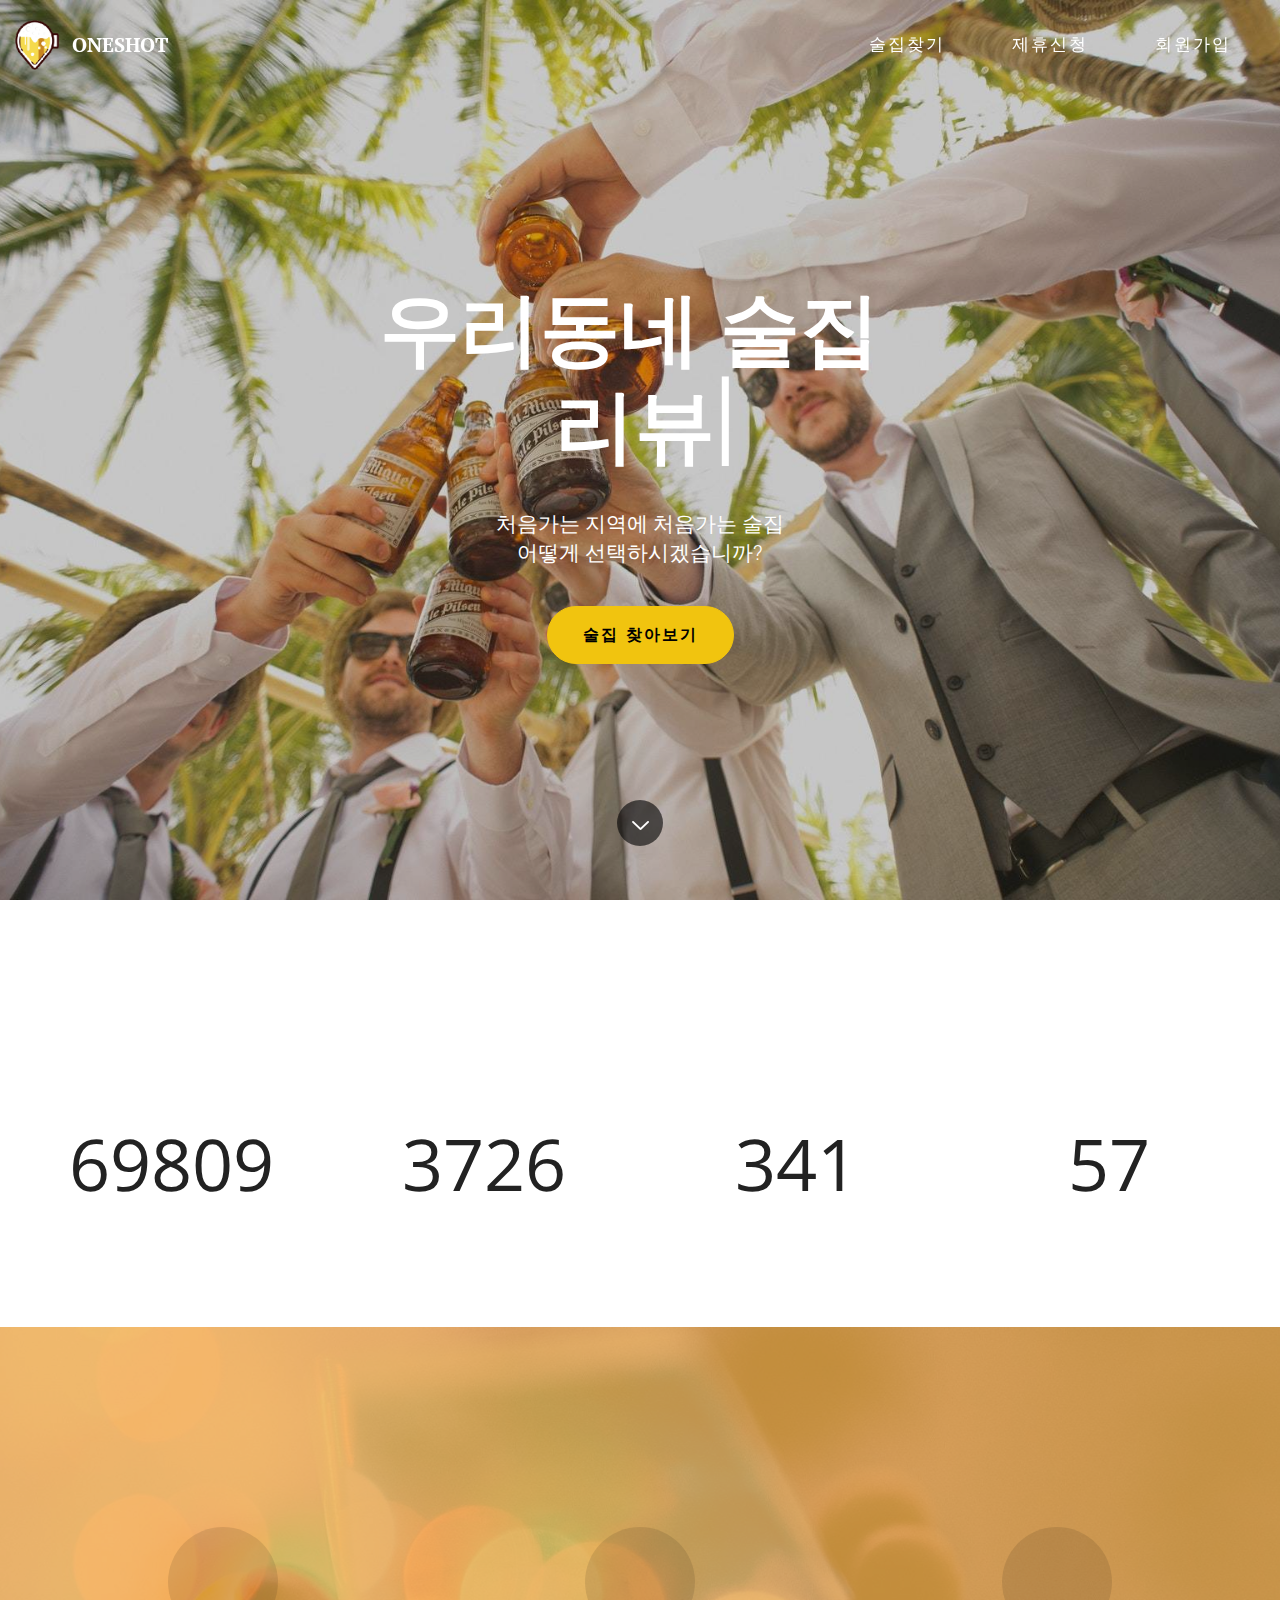
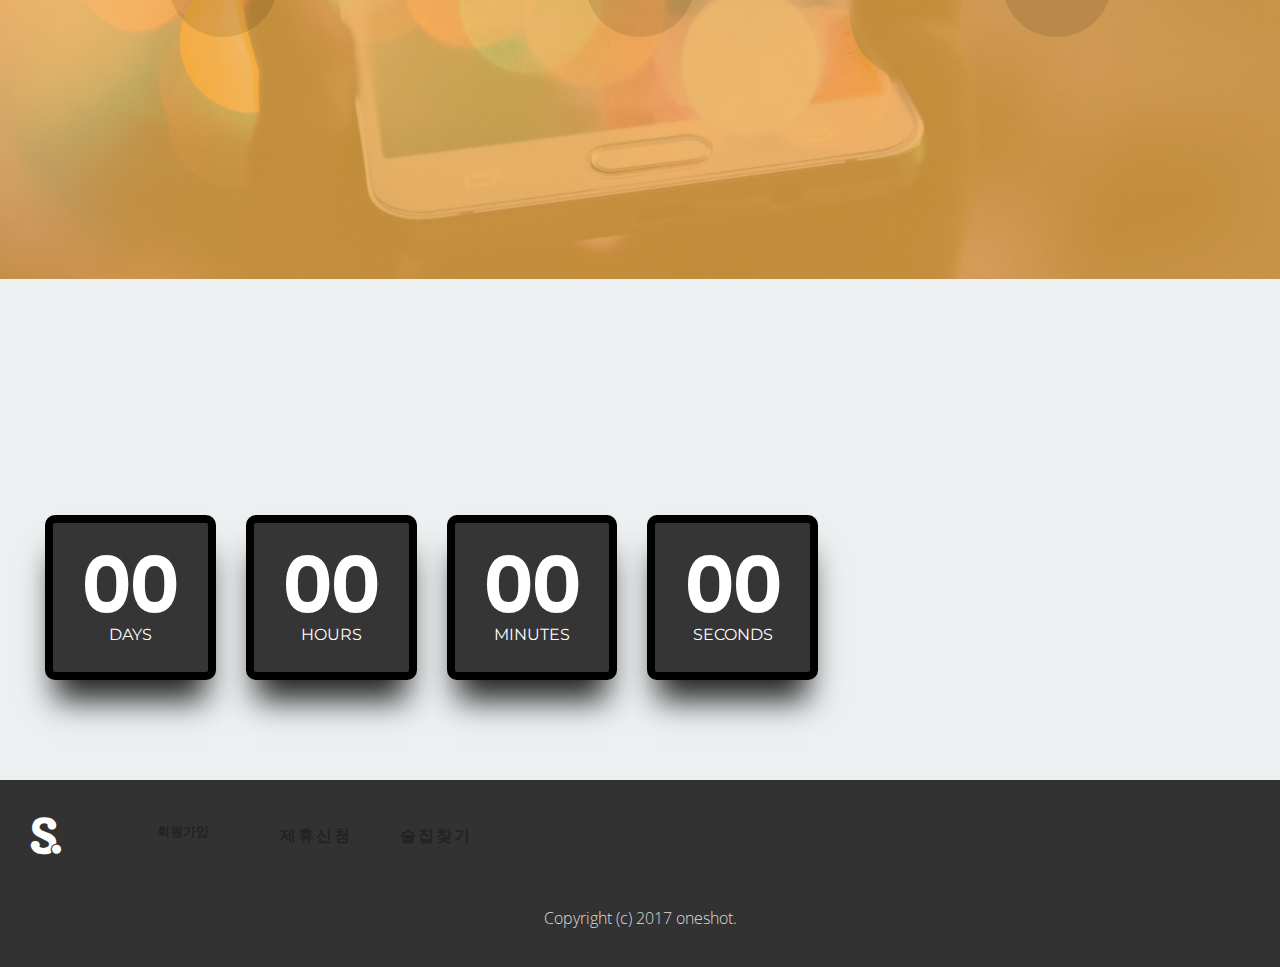
<file: index.html>
<!DOCTYPE html>
<html>
<head>
  <!-- Site made with Mobirise Website Builder v3.12.1, https://mobirise.com -->
  <meta charset="UTF-8">
  <meta http-equiv="X-UA-Compatible" content="IE=edge">
  <meta name="generator" content="Mobirise v3.12.1, mobirise.com">
  <meta name="viewport" content="width=device-width, initial-scale=1">
  <link rel="shortcut icon" href="assets/images/111-1-113x128.png" type="image/x-icon">
  <meta name="description" content="">
  <title>Home</title>
  <link rel="stylesheet" href="https://fonts.googleapis.com/css?family=Arvo:400,400i,700,700i">
  <link rel="stylesheet" href="https://fonts.googleapis.com/css?family=Montserrat:400,700">
  <link rel="stylesheet" href="https://fonts.googleapis.com/css?family=Open+Sans:400,400i,700,700i">
  <link rel="stylesheet" href="assets/et-line-font-plugin/style.css">
  <link rel="stylesheet" href="assets/bootstrap-material-design-font/css/material.css">
  <link rel="stylesheet" href="assets/icons-mind/style.css">
  <link rel="stylesheet" href="assets/icon54/style.css">
  <link rel="stylesheet" href="assets/font-awesome/css/font-awesome.min.css">
  <link rel="stylesheet" href="assets/tether/tether.min.css">
  <link rel="stylesheet" href="assets/bootstrap/css/bootstrap.min.css">
  <link rel="stylesheet" href="assets/socicon/css/socicon.min.css">
  <link rel="stylesheet" href="assets/colorm-icons/style.css">
  <link rel="stylesheet" href="assets/animate.css/animate.min.css">
  <link rel="stylesheet" href="assets/dropdown/css/style.css">
  <link rel="stylesheet" href="assets/theme/css/style.css">
  <link rel="stylesheet" href="assets/mobirise/css/mbr-additional.css" type="text/css">
  
  
  
</head>
<body>
<section class="menu1" id="menu-z">

    <nav class="navbar navbar-dropdown bg-color transparent navbar-fixed-top">
        <div class="container-fluid">

            <div class="mbr-table">
                <div class="mbr-table-cell">

                    <div class="navbar-brand">
                        <a href="index.html" class="navbar-logo"><img src="assets/images/111-1-113x128.png" alt="Mobirise"></a>
                        <a class="navbar-caption" href="index.html">ONESHOT</a>
                    </div>

                </div>
                <div class="mbr-table-cell">

                    <button class="navbar-toggler pull-xs-right hidden-md-up" type="button" data-toggle="collapse" data-target="#exCollapsingNavbar">
                        <span class="hamburger-icon"></span>
                    </button>

                    <ul class="nav-dropdown collapse pull-xs-right nav navbar-nav navbar-toggleable-sm" id="exCollapsingNavbar"><li class="nav-item"><a class="nav-link link" href="page1.html" aria-expanded="false">술집찾기</a></li><li class="nav-item"><a class="nav-link link" href="https://wonddo2.herokuapp.com/" aria-expanded="false" target="_blank">제휴신청</a></li><li class="nav-item"><a class="nav-link link" href="https://wonddo2.herokuapp.com/" aria-expanded="false" target="_blank">회원가입</a></li></ul>
                    <button hidden="" class="navbar-toggler navbar-close" type="button" data-toggle="collapse" data-target="#exCollapsingNavbar">
                        <span class="close-icon"></span>
                    </button>

                </div>
            </div>

        </div>
    </nav>

</section>

<section class="mbr-section mbr-section-hero mbr-section-full header11 mbr-after-navbar" id="header11-1" style="background-image: url(assets/images/mbr-1618x1080.jpg);">

    <div class="mbr-overlay" style="opacity: 0.2; background-color: rgb(0, 0, 0);">
    </div>
        <div class="mbr-table-cell">
            <div class="container">
                <div class="mbr-section row">
                    <div id="title">
                        <div class="span-title">
                            <h1 class="mbr-section-title display-1 text-center pad-r">우리동네 술집&nbsp;<br></h1>
                            <h1 class="mbr-section-title display-1 element typedheader11-1" adress="typedheader11-1" firstel="리뷰" secondel="가격" thirdel="위치" typespeed="40">
                            </h1>
                        </div>
                        <div class="mbr-section-text lead text-center">
                            <p>처음가는 지역에 처음가는 술집 <br>어떻게 선택하시겠습니까?</p>
                         </div>

                        <div class="mbr-section-btn text-center"><a class="btn btn-warning" href="page1.html">술집 찾아보기</a></div>

                    </div>
                </div> 
            </div> 
        </div> 
    <div class="mbr-arrow mbr-arrow-floating" aria-hidden="true">
        <a href="#counters2-l">
            <img alt="" src="assets/images/arrowdown.png">
        </a>
    </div>                 
</section>

<section class="mbr-section counters2 counters" id="counters2-l" style="background-color: rgb(255, 255, 255); padding-top: 80px; padding-bottom: 80px;">

    

    <div class="container-fluid">
        <div class="row">
            <div class="col-xs-12">
                <div class="col-lg-10 col-lg-offset-1 col-xs-12 text-xs-center">
                    <h2 class="mbr-section-title display-4">춘천 술집 데이터</h2>
                    <p class="mbr-section-text lead">본 데이터는 자체적으로 조사한 결과이며 실제데이터와 차이가 있을 수 있습니다.</p></div>
                

                <div class="col-xl-3 col-md-6 col-xs-12 text-xs-center">

                     <div class="count mbr-section-text">69809</div>
                    <h3 class="mbr-section-subtitle display-3">소주 판매량</h3>

                </div>

                <div class="col-xl-3 col-md-6 col-xs-12 text-xs-center">
                        
                    <div class="count mbr-section-text">3726</div>
                    <h3 class="mbr-section-subtitle display-3">총 메뉴개수</h3>
                    
                </div>

                <div class="col-xl-3 col-md-6 col-xs-12 text-xs-center">

                    <div class="count mbr-section-text">341</div>
                    <h3 class="mbr-section-subtitle display-3">술집</h3>
                    
                    
                </div>

                <div class="col-xl-3 col-md-6 col-xs-12 text-xs-center">

                    <div class="count mbr-section-text">57</div>
                    <h3 class="mbr-section-subtitle display-3">원샷 제휴술집</h3>
                        
                </div>
            </div>

        </div>
    </div>
</section>

<section class="mbr-section mbr-section-hero features4" id="features2-r" style="background-image: url(assets/images/mbr-1620x1080.jpg); padding-top: 40px; padding-bottom: 0px;">

    <div class="mbr-overlay" style="opacity: 0.8; background-color: rgb(241, 176, 74);"></div>

    <div class="mbr-table-cell">

        <div class="container-fluid">
            <div class="row">
                <div class="col-xs-12 col-lg-8 col-lg-offset-2 text-xs-center">

                    <h1 class="mbr-section-title display-1">Features</h1>

                </div>
            </div>

            <div class="mbr-cards-row row">
                <div class="mbr-cards-col col-xs-12 col-lg-4">
                    <div class="container">
                        <div class="card cart-block">
                            <div class="mbr-figure-background"></div>
                            <div class="card-img iconbox"><span class="imind-cocktail mbr-iconfont mbr-iconfont-features4" style="color: rgb(255, 255, 255);"></span></div>
                            <div class="card-block text-xs-center">
                                <h5 class="mbr-section-subtitle lead"><strong>와인</strong></h5>
                                <p class="mbr-section-text lead">종류별 와인, 국가별 와인, <br>당도별 와인, 빈티지별 와인, 가격별 와인</p>


                                
                            </div>
                        </div>
                    </div>
                </div>
                <div class="mbr-cards-col col-xs-12 col-lg-4">
                    <div class="container">
                        <div class="card cart-block">
                            <div class="mbr-figure-background"></div>
                            <div class="card-img iconbox"><span class="icon54-yagermeister mbr-iconfont mbr-iconfont-features4" style="color: rgb(255, 255, 255);"></span></div>
                            <div class="card-block text-xs-center">
                                <h5 class="mbr-section-subtitle lead"><strong>소주</strong></h5>
                                <p class="mbr-section-text lead">과일 소주, 참이슬<br>처음처럼, C1, 좋은데이 등</p>


                                
                            </div>
                        </div>
                  </div>
                </div>
                <div class="mbr-cards-col col-xs-12 col-lg-4">
                    <div class="container">
                        <div class="card cart-block">
                            <div class="mbr-figure-background"></div>
                            <div class="card-img iconbox"><span class="mdi-social-people mbr-iconfont mbr-iconfont-features4" style="color: rgb(255, 255, 255);"></span></div>
                            <div class="card-block text-xs-center">
                                <h5 class="mbr-section-subtitle lead"><strong>맥주</strong></h5>
                                <p class="mbr-section-text lead">발효방식의 구분에 따라 <br>에일(Ale), 라거(Lager), 람빅(Lambic) 3가지 종류</p>


                                
                            </div>
                        </div>
                    </div>
                </div>
                
                
                
            </div>

        </div>
    </div>

</section>

<section class="mbr-section form1 countdown1 form5" id="form5-j" style="background-color: rgb(236, 240, 241); padding-top: 80px; padding-bottom: 80px;">
    

    <div class="container-fluid">
        <div class="row">
            <div class="col-xs-12 text-xs-center">

                <div class="col-xs-12 col-lg-8">
                    
                    <p class="mbr-section-subtitle lead">17년 8월 1일까지 원샷과 제휴하시는 업주분께는 무료 상위링크 쿠폰을 드립니다.&nbsp;</p>

                    <h1 class="mbr-section-title display-4">제휴 점주분을 모십니다.</h1>
                    

                    <div class="col-xs-12 text-xs-center">

                        <div class="countdown" data-end="2017/09/01"></div>

                    </div>

                </div>
                
                <div class="col-xs-12 col-lg-4" data-form-type="formoid">


                    <div data-form-alert="true">
                        <div hidden="" data-form-alert-success="true" class="alert alert-form alert-success text-xs-center">전송되었습니다.</div>
                    </div>


                    <form action="https://mobirise.com/" method="post" data-form-title="제휴 점주분을 모십니다.">

                        <input type="hidden" value="E7j2OxZJEJ0ahee9yat0A89kTrv4jBhTL380nmX61kPfEVHYwAYGpEMbsOXVi/PqIAfdZ1f5QHF+yfh8yBT/1E05ZmXg+q0SVsI9z3Os+IoDh/q4VKwevIOkACDosSny" data-form-email="true">

                        <div class="row row-sm-offset">

                            <div class="col-xs-12 col-md-4">
                                <div class="form-group">
                                    <label class="form-control-label" for="form5-j-name">이름</label>
                                    <div class="form-icon"><img src="assets/images/icon-name.png"></div>
                                    <input type="text" class="form-control" name="name" required="" data-form-field="Name" placeholder="이름" id="form5-j-name">
                                </div>
                            </div>

                            <div class="col-xs-12 col-md-4">
                                <div class="form-group">
                                    <label class="form-control-label" for="form5-j-email">이메일</label>
                                    <div class="form-icon"><img src="assets/images/icon-email.png"></div>
                                    <input type="email" class="form-control" name="email" required="" data-form-field="Email" placeholder="이메일" id="form5-j-email">
                                </div>
                            </div>

                            <div class="col-xs-12 col-md-4">
                                <div class="form-group">
                                    <label class="form-control-label" for="form5-j-phone">핸드폰</label>
                                    <div class="form-icon"><img src="assets/images/icon-phone.png"></div>
                                    <input type="tel" class="form-control" name="phone" data-form-field="Phone" placeholder="핸드폰" id="form5-j-phone">
                                </div>
                            </div>

                        </div>

                        <div class="form-group">
                            <label class="form-control-label" for="form5-j-message">내용</label>
                            <textarea class="form-control" name="message" rows="7" data-form-field="Message" placeholder="내용" id="form5-j-message"></textarea>
                        </div>

                        <div class="text-xs-center"><button type="submit" class="btn btn-warning">CONTACT US</button></div>

                    </form>
                </div>

            </div>
        </div>
    </div>

</section>

<footer class="mbr-small-footer mbr-section mbr-section-nopadding footer1 footer7" id="footer7-s" style="background-color: rgb(50, 50, 50); padding-top: 1.75rem; padding-bottom: 0.875rem;">
    
    <div class="container-fluid">
    	
        <div class="row">
        <div class="col-xs-12">

            <div class="col-xs-12 col-lg-2 text-xs-center text-lg-left table-cell-lg table-cell-middle">
                <div class="logo"><span class="fa fa-scribd mbr-iconfont mbr-iconfont-menu"></span></div>
            </div>

            <div class="col-xs-12 col-lg-8 footer-list-2 text-xs-center table-cell-lg table-cell-middle">
                <div class="col-xs-12 col-md-4">
                    <p class="mbr-section-subtitle display-3"></p><p><span style="font-style: normal;"><strong><a href="https://wonddo2.herokuapp.com/" target="_blank">회원가입</a>&nbsp; &nbsp;</strong></span></p><p></p>
                </div>
                <div class="col-xs-12 col-md-4">
                    <p class="mbr-section-subtitle display-3"><span style="font-style: normal;"><strong><a href="https://wonddo2.herokuapp.com/">제휴신청</a></strong></span></p>
                </div>
                <div class="col-xs-12 col-md-4">
                    <p class="mbr-section-subtitle display-3"><span style="font-style: normal;"><strong><a href="page1.html">술집찾기</a></strong></span></p>
                </div>
            </div>

            

        </div>
        </div>
    </div>
    <div class="container margin-top-40">
        <p class="text-xs-center mbr-section-text lead">Copyright (c) 2017 oneshot.</p>
    </div>
</footer>


  <script src="assets/web/assets/jquery/jquery.min.js"></script>
  <script src="assets/tether/tether.min.js"></script>
  <script src="assets/bootstrap/js/bootstrap.min.js"></script>
  <script src="assets/smooth-scroll/SmoothScroll.js"></script>
  <script src="assets/viewportChecker/jquery.viewportchecker.js"></script>
  <script src="assets/dropdown/js/script.min.js"></script>
  <script src="assets/touchSwipe/jquery.touchSwipe.min.js"></script>
  <script src="assets/typed/typed.min.js"></script>
  <script src="assets/countdown/jquery.countdown.min.js"></script>
  <script src="assets/theme/js/script.js"></script>
  <script src="assets/formoid/formoid.min.js"></script>
  
  
  <input name="animation" type="hidden">
   <div id="scrollToTop" class="scrollToTop mbr-arrow-up"><a style="text-align: center;"><i class="mbr-arrow-up-icon-cm cm-icon cm-icon-smallarrow-up"></i></a></div>
  </body>
</html>
</file>
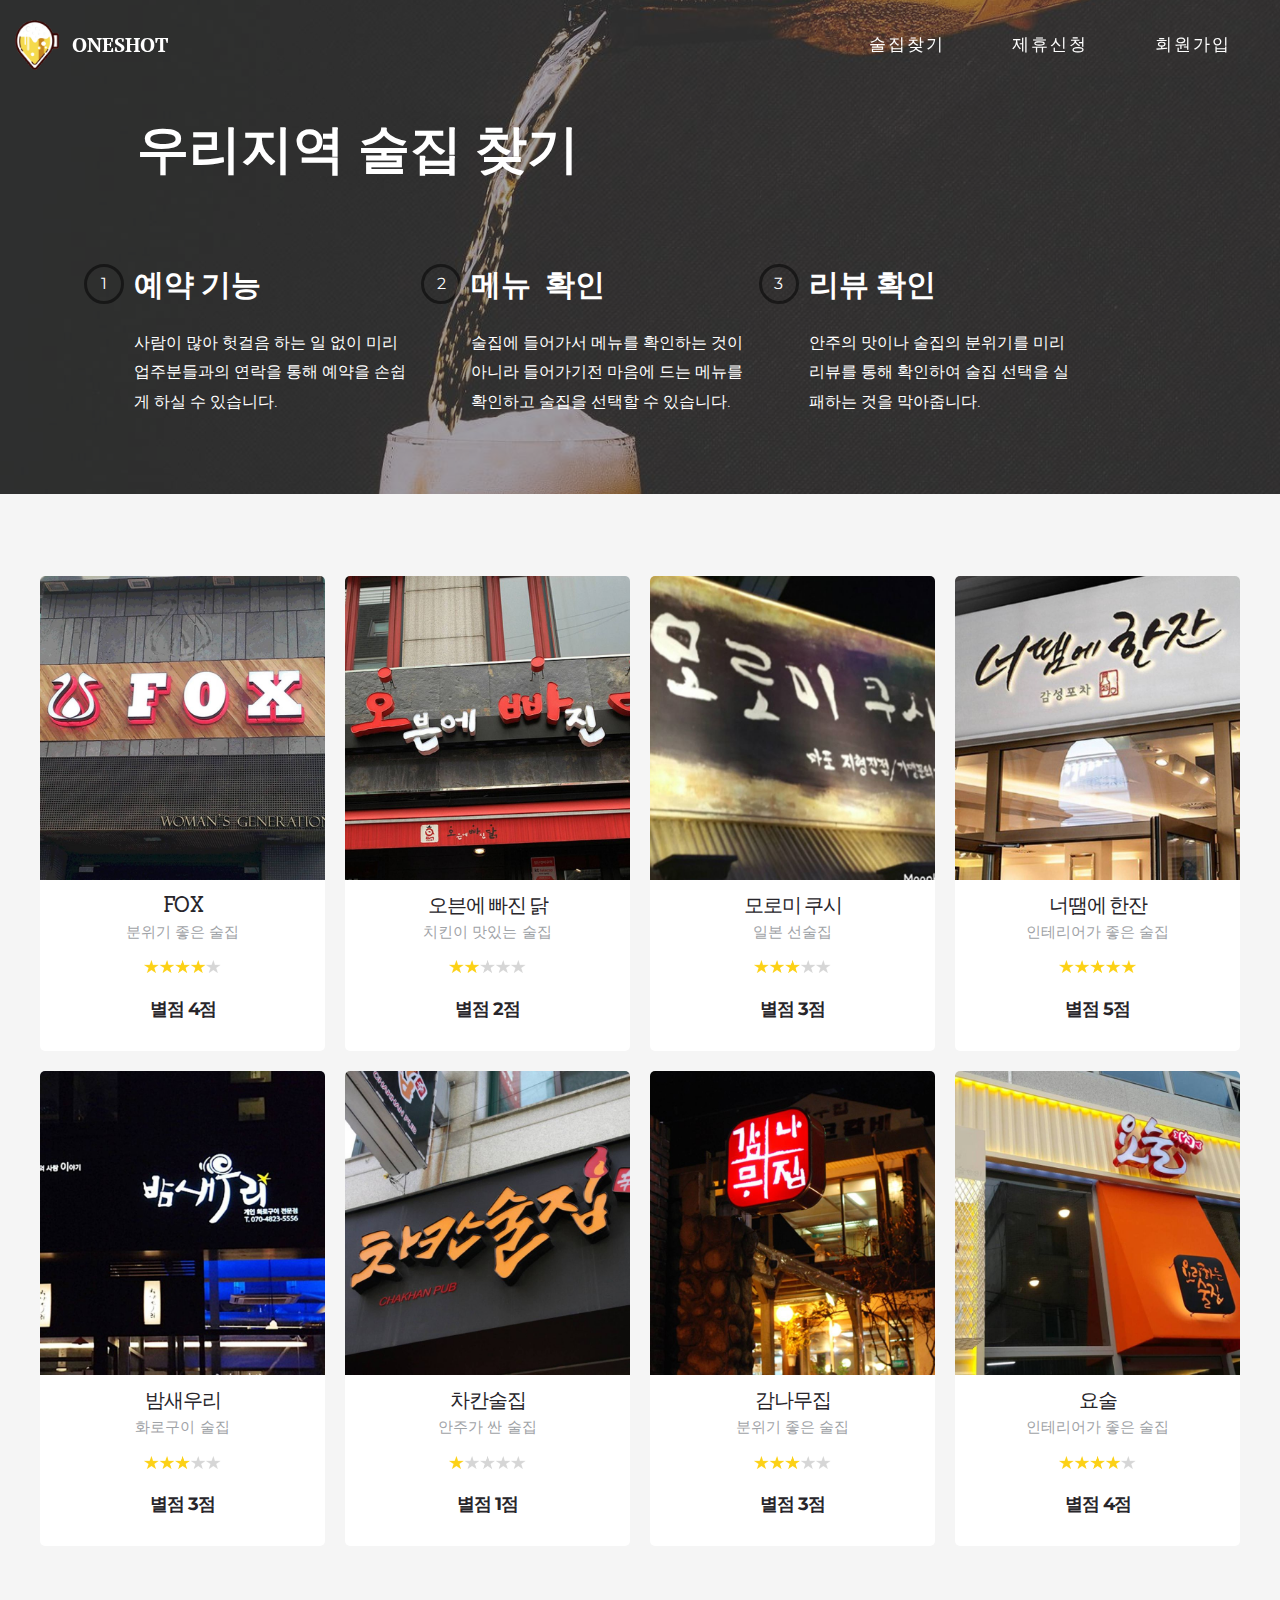
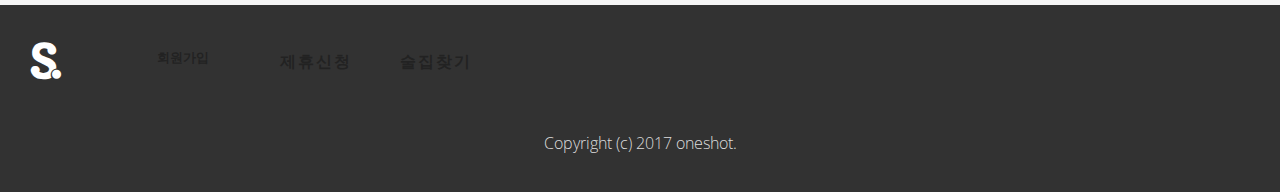
<file: page1.html>
<!DOCTYPE html>
<html>
<head>
  <!-- Site made with Mobirise Website Builder v3.12.1, https://mobirise.com -->
  <meta charset="UTF-8">
  <meta http-equiv="X-UA-Compatible" content="IE=edge">
  <meta name="generator" content="Mobirise v3.12.1, mobirise.com">
  <meta name="viewport" content="width=device-width, initial-scale=1">
  <link rel="shortcut icon" href="assets/images/111-1-113x128.png" type="image/x-icon">
  <meta name="description" content="">
  <title>page1</title>
  <link rel="stylesheet" href="https://fonts.googleapis.com/css?family=Arvo:400,400i,700,700i">
  <link rel="stylesheet" href="https://fonts.googleapis.com/css?family=Montserrat:400,700">
  <link rel="stylesheet" href="https://fonts.googleapis.com/css?family=Open+Sans:400,400i,700,700i">
  <link rel="stylesheet" href="assets/et-line-font-plugin/style.css">
  <link rel="stylesheet" href="assets/bootstrap-material-design-font/css/material.css">
  <link rel="stylesheet" href="assets/font-awesome/css/font-awesome.min.css">
  <link rel="stylesheet" href="assets/tether/tether.min.css">
  <link rel="stylesheet" href="assets/bootstrap/css/bootstrap.min.css">
  <link rel="stylesheet" href="assets/socicon/css/socicon.min.css">
  <link rel="stylesheet" href="assets/colorm-icons/style.css">
  <link rel="stylesheet" href="assets/animate.css/animate.min.css">
  <link rel="stylesheet" href="assets/dropdown/css/style.css">
  <link rel="stylesheet" href="assets/theme/css/style.css">
  <link rel="stylesheet" href="assets/mobirise/css/mbr-additional.css" type="text/css">
  
  
  
</head>
<body>
<section class="menu1" id="menu-8">

    <nav class="navbar navbar-dropdown bg-color transparent navbar-fixed-top">
        <div class="container-fluid">

            <div class="mbr-table">
                <div class="mbr-table-cell">

                    <div class="navbar-brand">
                        <a href="index.html" class="navbar-logo"><img src="assets/images/111-113x128.png" alt="Mobirise"></a>
                        <a class="navbar-caption" href="index.html">ONESHOT</a>
                    </div>

                </div>
                <div class="mbr-table-cell">

                    <button class="navbar-toggler pull-xs-right hidden-md-up" type="button" data-toggle="collapse" data-target="#exCollapsingNavbar">
                        <span class="hamburger-icon"></span>
                    </button>

                    <ul class="nav-dropdown collapse pull-xs-right nav navbar-nav navbar-toggleable-sm" id="exCollapsingNavbar"><li class="nav-item"><a class="nav-link link" href="page1.html" aria-expanded="false">술집찾기</a></li><li class="nav-item"><a class="nav-link link" href="https://wonddo2.herokuapp.com/" aria-expanded="false" target="_blank">제휴신청</a></li><li class="nav-item"><a class="nav-link link" href="https://wonddo2.herokuapp.com/" aria-expanded="false" target="_blank">회원가입</a></li></ul>
                    <button hidden="" class="navbar-toggler navbar-close" type="button" data-toggle="collapse" data-target="#exCollapsingNavbar">
                        <span class="close-icon"></span>
                    </button>

                </div>
            </div>

        </div>
    </nav>

</section>

<section class="mbr-section mbr-section-hero features15 overflow-hidden mbr-after-navbar" id="features15-n" style="background-image: url(assets/images/beer-820011-1440x1920.jpg); padding-top: 120px; padding-bottom: 40px;">

    <div class="mbr-overlay" style="opacity: 0.5; background-color: rgb(67, 67, 80);"></div>

    <div class="mbr-table-cell">

        <div class="container-fluid position-relative">
            
            <div class="row position-relative">
                <div class="col-xs-12 col-lg-10 col-lg-offset-1">
    
                    <div class="col-xs-12 col-lg-6">
                        <h1 class="mbr-section-title display-4 text-xs-center text-lg-left">우리지역 술집 찾기</h1>
                    </div>

                    <div class="col-xs-12 col-lg-6">
                        
                    </div>

                </div>
            </div>

            <div class="mbr-cards-row row">
            <div class="col-xs-12 col-lg-10 col-lg-offset-1">
                <div class="mbr-cards-col col-xs-12 col-lg-4">
                    <div class="container padding-left-0">
                        <div class="card cart-block">
                            <div class="card-block text-xs-left">
                                <h5 class="display-5 mbr-section-title">예약 기능</h5>
                                <p class="mbr-section-text lead">사람이 많아 헛걸음 하는 일 없이 미리 업주분들과의 연락을 통해 예약을 손쉽게 하실 수 있습니다.&nbsp;</p>
                            </div>
                        </div>
                    </div>
                </div>
                <div class="mbr-cards-col col-xs-12 col-lg-4">
                    <div class="container padding-left-0">
                        <div class="card cart-block">
                            <div class="card-block text-xs-left">
                                <h5 class="mbr-section-title display-5">메뉴 &nbsp;확인</h5>
                                <p class="mbr-section-text lead">술집에 들어가서 메뉴를 확인하는 것이 아니라 들어가기전 마음에 드는 메뉴를 확인하고 술집을 선택할 수 있습니다.</p>
                            </div>
                        </div>
                  </div>
                </div>
                <div class="mbr-cards-col col-xs-12 col-lg-4">
                    <div class="container padding-left-0">
                        <div class="card cart-block">
                            <div class="card-block text-xs-left">
                                <h5 class="display-5 mbr-section-title">리뷰 확인</h5>
                                <p class="mbr-section-text lead">안주의 맛이나 술집의 분위기를 미리 리뷰를 통해 확인하여 술집 선택을 실패하는 것을 막아줍니다.</p>
                            </div>
                        </div>
                    </div>
                </div>
                

            </div>
            </div>

        </div>
    </div>

</section>

<section class="mbr-gallery mbr-section shop1" id="shop1-o" style="background-color: rgb(245, 245, 245); padding-top: 3rem; padding-bottom: 3rem;">
    <!-- Gallery -->
    <div class="col-md-9 clearfix" style="width: 100%;">
      
      <div class="sort-buttons" style="display: block;">
          <div class="filter-by-d"></div>
          <div class="filter-by-pu"></div>
          <div class="filter-by-pd"></div>
      </div>
    </div> 
    <div class="col-md-12">
        <div class="col-md-9" style="width: 100%;">
          <div class="mbr-gallery-row">
                  <div>
                      <div class="shop-items">
                          <div class="mbr-gallery-item mbr-gallery-item__mobirise3" data-tags="Awesome" data-seller="true" price="4">
                              <div class="galleryItem" href="#lb-shop1-o" data-slide-to="0" data-toggle="modal">
                              <div class="item_overlay"></div>
                                  <div class="img_wraper">
                                    <img alt="" src="assets/images/1-1200x1280-800x853.jpg">
                                  </div> 
                                  <span class="onsale" style="display: none;">SALE 50% OFF</span>
                                  <div class="sidebar_wraper"> 
                                      <h4 class="item-title">FOX</h4>
                                      <h5 class="item-subtitle">분위기 좋은 술집</h5>
                                      <div class="stars_wraper" style="display: block;">
                                          <img class="stars" alt="" src="assets/images/4.png" data-stars="file:///C:/Users/%EC%9B%90%EB%8F%84%EC%97%B0/AppData/Local/Mobirise.com/Mobirise/oyhsj_0040naver_002ecom/addons/colorm/components/_images/shop/4.png">
                                      </div> 
                                      <div class="price-block">
                                          <span class="shop-item-price">별점 4점</span>
                                      </div>
                                      <div class="card-description">자세한 정보는 아래링크를 통해 보실 수 있습니다.</div>   
                                      <div class="mbr-section-btn item-button" style="text-align: center;"><a href="page2.html" class="btn btn-warning-outline btn-warning" style="position: relative; display: inline-block;">자세히 보기</a></div>
                                  </div>        
                              </div>
                          </div><div class="mbr-gallery-item mbr-gallery-item__mobirise3" data-tags="Wonderful" data-seller="false" price="2">
                              <div class="galleryItem" href="#lb-shop1-o" data-slide-to="1" data-toggle="modal">
                              <div class="item_overlay"></div>
                                  <div class="img_wraper">
                                    <img alt="" src="assets/images/2-1200x1280-800x853.jpg">
                                  </div> 
                                  <span class="onsale" style="display: none;">SALE 50% OFF</span>
                                  <div class="sidebar_wraper"> 
                                      <h4 class="item-title">오븐에 빠진 닭</h4>
                                      <h5 class="item-subtitle">치킨이 맛있는 술집</h5>
                                      <div class="stars_wraper" style="display: block;">
                                          <img class="stars" alt="" src="assets/images/2.png" data-stars="file:///C:/Users/%EC%9B%90%EB%8F%84%EC%97%B0/AppData/Local/Mobirise.com/Mobirise/oyhsj_0040naver_002ecom/addons/colorm/components/_images/shop/2.png">
                                      </div> 
                                      <div class="price-block">
                                          <span class="shop-item-price">별점 2점</span>
                                      </div>
                                      <div class="card-description">자세한 정보는 아래링크를 통해 보실 수 있습니다.</div>   
                                      <div class="mbr-section-btn item-button" style="text-align: center;"><a href="page2.html" class="btn btn-warning-outline btn-warning" style="position: relative; display: inline-block;">자세히 보기</a></div>
                                  </div>        
                              </div>
                          </div><div class="mbr-gallery-item mbr-gallery-item__mobirise3" data-tags="Creative" data-seller="false" price="3">
                              <div class="galleryItem" href="#lb-shop1-o" data-slide-to="2" data-toggle="modal">
                              <div class="item_overlay"></div>
                                  <div class="img_wraper">
                                    <img alt="" src="assets/images/3-1200x1280-800x853.jpg">
                                  </div> 
                                  <span class="onsale" style="display: none;">SALE 50% OFF</span>
                                  <div class="sidebar_wraper"> 
                                      <h4 class="item-title">모로미 쿠시</h4>
                                      <h5 class="item-subtitle">일본 선술집</h5>
                                      <div class="stars_wraper" style="display: block;">
                                          <img class="stars" alt="" src="assets/images/3.png" data-stars="file:///C:/Users/%EC%9B%90%EB%8F%84%EC%97%B0/AppData/Local/Mobirise.com/Mobirise/oyhsj_0040naver_002ecom/addons/colorm/components/_images/shop/3.png">
                                      </div> 
                                      <div class="price-block">
                                          <span class="shop-item-price">별점 3점</span>
                                      </div>
                                      <div class="card-description">자세한 정보는 아래링크를 통해 보실 수 있습니다.</div>   
                                      <div class="mbr-section-btn item-button" style="text-align: center;"><a href="page2.html" class="btn btn-warning-outline btn-warning" style="position: relative; display: inline-block;">자세히 보기</a></div>
                                  </div>        
                              </div>
                          </div><div class="mbr-gallery-item mbr-gallery-item__mobirise3" data-tags="Creative" data-seller="false" price="5">
                              <div class="galleryItem" href="#lb-shop1-o" data-slide-to="3" data-toggle="modal">
                              <div class="item_overlay"></div>
                                  <div class="img_wraper">
                                    <img alt="" src="assets/images/4-1200x1280-800x853.jpg">
                                  </div> 
                                  <span class="onsale" style="display: none;">SALE 50% OFF</span>
                                  <div class="sidebar_wraper"> 
                                      <h4 class="item-title">너땜에 한잔</h4>
                                      <h5 class="item-subtitle">인테리어가 좋은 술집</h5>
                                      <div class="stars_wraper" style="display: block;">
                                          <img class="stars" alt="" src="assets/images/5.png" data-stars="file:///C:/Users/%EC%9B%90%EB%8F%84%EC%97%B0/AppData/Local/Mobirise.com/Mobirise/oyhsj_0040naver_002ecom/addons/colorm/components/_images/shop/5.png">
                                      </div> 
                                      <div class="price-block">
                                          <span class="shop-item-price">별점 5점</span>
                                      </div>
                                      <div class="card-description">자세한 정보는 아래링크를 통해 보실 수 있습니다.</div>   
                                      <div class="mbr-section-btn item-button" style="text-align: center;"><a href="https://mobirise.com/" class="btn btn-warning-outline btn-warning" style="position: relative; display: inline-block;">자세히 보기</a></div>
                                  </div>        
                              </div>
                          </div><div class="mbr-gallery-item mbr-gallery-item__mobirise3" data-tags="Creative" data-seller="true" price="3">
                              <div class="galleryItem" href="#lb-shop1-o" data-slide-to="4" data-toggle="modal">
                              <div class="item_overlay"></div>
                                  <div class="img_wraper">
                                    <img alt="" src="assets/images/5-1200x1280-800x853.jpg">
                                  </div> 
                                  <span class="onsale" style="display: none;">SALE 50% OFF</span>
                                  <div class="sidebar_wraper"> 
                                      <h4 class="item-title">밤새우리</h4>
                                      <h5 class="item-subtitle">화로구이 술집</h5>
                                      <div class="stars_wraper" style="display: block;">
                                          <img class="stars" alt="" src="assets/images/3.png" data-stars="file:///C:/Users/%EC%9B%90%EB%8F%84%EC%97%B0/AppData/Local/Mobirise.com/Mobirise/oyhsj_0040naver_002ecom/addons/colorm/components/_images/shop/3.png">
                                      </div> 
                                      <div class="price-block">
                                          <span class="shop-item-price">별점 3점</span>
                                      </div>
                                      <div class="card-description">자세한 정보는 아래링크를 통해 보실 수 있습니다.</div>   
                                      <div class="mbr-section-btn item-button" style="text-align: center;"><a href="https://mobirise.com/" class="btn btn-warning-outline btn-warning" style="position: relative; display: inline-block;">자세히 보기</a></div>
                                  </div>        
                              </div>
                          </div><div class="mbr-gallery-item mbr-gallery-item__mobirise3" data-tags="Wonderful" data-seller="false" price="1">
                              <div class="galleryItem" href="#lb-shop1-o" data-slide-to="5" data-toggle="modal">
                              <div class="item_overlay"></div>
                                  <div class="img_wraper">
                                    <img alt="" src="assets/images/6-1200x1280-800x853.jpg">
                                  </div> 
                                  <span class="onsale" style="display: none;">SALE 50% OFF</span>
                                  <div class="sidebar_wraper"> 
                                      <h4 class="item-title">차칸술집</h4>
                                      <h5 class="item-subtitle">안주가 싼 술집</h5>
                                      <div class="stars_wraper" style="display: block;">
                                          <img class="stars" alt="" src="assets/images/1.png" data-stars="file:///C:/Users/%EC%9B%90%EB%8F%84%EC%97%B0/AppData/Local/Mobirise.com/Mobirise/oyhsj_0040naver_002ecom/addons/colorm/components/_images/shop/1.png">
                                      </div> 
                                      <div class="price-block">
                                          <span class="shop-item-price">별점 1점</span>
                                      </div>
                                      <div class="card-description">자세한 정보는 아래링크를 통해 보실 수 있습니다.</div>   
                                      <div class="mbr-section-btn item-button" style="text-align: center;"><a href="https://mobirise.com/" class="btn btn-warning-outline btn-warning" style="position: relative; display: inline-block;">자세히 보기</a></div>
                                  </div>        
                              </div>
                          </div><div class="mbr-gallery-item mbr-gallery-item__mobirise3" data-tags="Creative" data-seller="false" price="3">
                              <div class="galleryItem" href="#lb-shop1-o" data-slide-to="6" data-toggle="modal">
                              <div class="item_overlay"></div>
                                  <div class="img_wraper">
                                    <img alt="" src="assets/images/7-1200x1280-800x853.jpg">
                                  </div> 
                                  <span class="onsale" style="display: none;">SALE 50% OFF</span>
                                  <div class="sidebar_wraper"> 
                                      <h4 class="item-title">감나무집</h4>
                                      <h5 class="item-subtitle">분위기 좋은 술집</h5>
                                      <div class="stars_wraper" style="display: block;">
                                          <img class="stars" alt="" src="assets/images/3.png" data-stars="file:///C:/Users/%EC%9B%90%EB%8F%84%EC%97%B0/AppData/Local/Mobirise.com/Mobirise/oyhsj_0040naver_002ecom/addons/colorm/components/_images/shop/3.png">
                                      </div> 
                                      <div class="price-block">
                                          <span class="shop-item-price">별점 3점</span>
                                      </div>
                                      <div class="card-description">자세한 정보는 아래링크를 통해 보실 수 있습니다.</div>   
                                      <div class="mbr-section-btn item-button" style="text-align: center;"><a href="https://mobirise.com/" class="btn btn-warning-outline btn-warning" style="position: relative; display: inline-block;">자세히 보기</a></div>
                                  </div>        
                              </div>
                          </div><div class="mbr-gallery-item mbr-gallery-item__mobirise3" data-tags="Creative" data-seller="false" price="4">
                              <div class="galleryItem" href="#lb-shop1-o" data-slide-to="7" data-toggle="modal">
                              <div class="item_overlay"></div>
                                  <div class="img_wraper">
                                    <img alt="" src="assets/images/8-1200x1280-800x853.jpg">
                                  </div> 
                                  <span class="onsale" style="display: none;">SALE 50% OFF</span>
                                  <div class="sidebar_wraper"> 
                                      <h4 class="item-title">요술</h4>
                                      <h5 class="item-subtitle">인테리어가 좋은 술집</h5>
                                      <div class="stars_wraper" style="display: block;">
                                          <img class="stars" alt="" src="assets/images/4.png" data-stars="file:///C:/Users/%EC%9B%90%EB%8F%84%EC%97%B0/AppData/Local/Mobirise.com/Mobirise/oyhsj_0040naver_002ecom/addons/colorm/components/_images/shop/4.png">
                                      </div> 
                                      <div class="price-block">
                                          <span class="shop-item-price">별점 4점</span>
                                      </div>
                                      <div class="card-description">자세한 정보는 아래링크를 통해 보실 수 있습니다.</div>   
                                      <div class="mbr-section-btn item-button" style="text-align: center;"><a href="https://mobirise.com/" class="btn btn-warning-outline btn-warning" style="position: relative; display: inline-block;">자세히 보기</a></div>
                                  </div>        
                              </div>
                          </div>
                      </div>
                  </div>
                  <div class="clearfix"></div>
          </div>
        </div>
        <div class="col-md-3 sidebar" style="display: none;">
            <div class="sidebar-background"></div>
                <div class="sidebar-block container bestseller-block">
                    <h4 class="sidebar-title"></h4>
                    <div class="bestsellers col-md-12" onselectstart="return false">
                        
                        
                    <div class="mbr-gallery-item mbr-gallery-item__mobirise3" data-tags="Awesome" data-seller="true">
                              <div class="galleryItem" href="#lb-shop1-o" data-slide-to="0" data-toggle="modal">
                              <div class="item_overlay"></div>
                                  <div class="img_wraper">
                                    <img alt="" src="assets/images/1-1200x1280-800x853.jpg">
                                  </div> 
                                  <span class="onsale" style="display: none;">SALE 50% OFF</span>
                                  <div class="sidebar_wraper"> 
                                      <h4 class="item-title">FOX</h4>
                                      <h5 class="item-subtitle">분위기 좋은 술집</h5>
                                      <div class="stars_wraper" style="display: block;">
                                          <img class="stars" alt="" src="assets/images/4.png" data-stars="file:///C:/Users/%EC%9B%90%EB%8F%84%EC%97%B0/AppData/Local/Mobirise.com/Mobirise/oyhsj_0040naver_002ecom/addons/colorm/components/_images/shop/4.png">
                                      </div> 
                                      <div class="price-block">
                                          <span class="shop-item-price">별점 4점</span>
                                      </div>
                                      <div class="card-description">자세한 정보는 아래링크를 통해 보실 수 있습니다.</div>   
                                      <div class="mbr-section-btn item-button" style="text-align: center;"><a href="page2.html" class="btn btn-warning-outline btn-warning" style="position: relative; display: inline-block;">자세히 보기</a></div>
                                  </div>        
                              </div>
                          </div><div class="mbr-gallery-item mbr-gallery-item__mobirise3" data-tags="Creative" data-seller="true">
                              <div class="galleryItem" href="#lb-shop1-o" data-slide-to="4" data-toggle="modal">
                              <div class="item_overlay"></div>
                                  <div class="img_wraper">
                                    <img alt="" src="assets/images/5-1200x1280-800x853.jpg">
                                  </div> 
                                  <span class="onsale" style="display: none;">SALE 50% OFF</span>
                                  <div class="sidebar_wraper"> 
                                      <h4 class="item-title">밤새우리</h4>
                                      <h5 class="item-subtitle">화로구이 술집</h5>
                                      <div class="stars_wraper" style="display: block;">
                                          <img class="stars" alt="" src="assets/images/3.png" data-stars="file:///C:/Users/%EC%9B%90%EB%8F%84%EC%97%B0/AppData/Local/Mobirise.com/Mobirise/oyhsj_0040naver_002ecom/addons/colorm/components/_images/shop/3.png">
                                      </div> 
                                      <div class="price-block">
                                          <span class="shop-item-price">별점 3점</span>
                                      </div>
                                      <div class="card-description">자세한 정보는 아래링크를 통해 보실 수 있습니다.</div>   
                                      <div class="mbr-section-btn item-button" style="text-align: center;"><a href="https://mobirise.com/" class="btn btn-warning-outline btn-warning" style="position: relative; display: inline-block;">자세히 보기</a></div>
                                  </div>        
                              </div>
                          </div></div>
                </div>
                
                <div class="sidebar-block container sidebar-categories">
                    <h4 class="sidebar-title"></h4>
                    <div class="categories col-md-12">
                        <div class="categories-titles">
                          <!-- Filter -->
                          <div class="mbr-gallery-filter container gallery-filter-active">
                                  <ul>
                                    <li class="mbr-gallery-filter-all active">ALL</li>
                                  </ul>
                                </div>
                        </div>
                    </div>
                </div>
        </div>
    </div>
    <div class="col-md-3 sidebar"></div>

    <!-- Lightbox -->
    <div class="shopItemsModal_wraper">
      <div class="shopItemsModalBg"></div>
      <div class="shopItemsModal">
          <div class="col-md-6 image-modal"></div>
          <div class="col-md-6 text-modal"></div>
          <div class="closeModal">
            <div class="close-modal-wrapper">
              
            </div>
          </div>
      </div>
    </div> 
</section>

<footer class="mbr-small-footer mbr-section mbr-section-nopadding footer1 footer7" id="footer7-s" style="background-color: rgb(50, 50, 50); padding-top: 1.75rem; padding-bottom: 0.875rem;">
    
    <div class="container-fluid">
    	
        <div class="row">
        <div class="col-xs-12">

            <div class="col-xs-12 col-lg-2 text-xs-center text-lg-left table-cell-lg table-cell-middle">
                <div class="logo"><span class="fa fa-scribd mbr-iconfont mbr-iconfont-menu"></span></div>
            </div>

            <div class="col-xs-12 col-lg-8 footer-list-2 text-xs-center table-cell-lg table-cell-middle">
                <div class="col-xs-12 col-md-4">
                    <p class="mbr-section-subtitle display-3"></p><p><span style="font-style: normal;"><strong><a href="https://wonddo2.herokuapp.com/" target="_blank">회원가입</a>&nbsp; &nbsp;</strong></span></p><p></p>
                </div>
                <div class="col-xs-12 col-md-4">
                    <p class="mbr-section-subtitle display-3"><span style="font-style: normal;"><strong><a href="https://wonddo2.herokuapp.com/">제휴신청</a></strong></span></p>
                </div>
                <div class="col-xs-12 col-md-4">
                    <p class="mbr-section-subtitle display-3"><span style="font-style: normal;"><strong><a href="page1.html">술집찾기</a></strong></span></p>
                </div>
            </div>

            

        </div>
        </div>
    </div>
    <div class="container margin-top-40">
        <p class="text-xs-center mbr-section-text lead">Copyright (c) 2017 oneshot.</p>
    </div>
</footer>


  <script src="assets/web/assets/jquery/jquery.min.js"></script>
  <script src="assets/tether/tether.min.js"></script>
  <script src="assets/bootstrap/js/bootstrap.min.js"></script>
  <script src="assets/smooth-scroll/SmoothScroll.js"></script>
  <script src="assets/viewportChecker/jquery.viewportchecker.js"></script>
  <script src="assets/dropdown/js/script.min.js"></script>
  <script src="assets/touchSwipe/jquery.touchSwipe.min.js"></script>
  <script src="assets/theme/js/script.js"></script>
  
  
  <input name="animation" type="hidden">
   <div id="scrollToTop" class="scrollToTop mbr-arrow-up"><a style="text-align: center;"><i class="mbr-arrow-up-icon-cm cm-icon cm-icon-smallarrow-up"></i></a></div>
  </body>
</html>
</file>
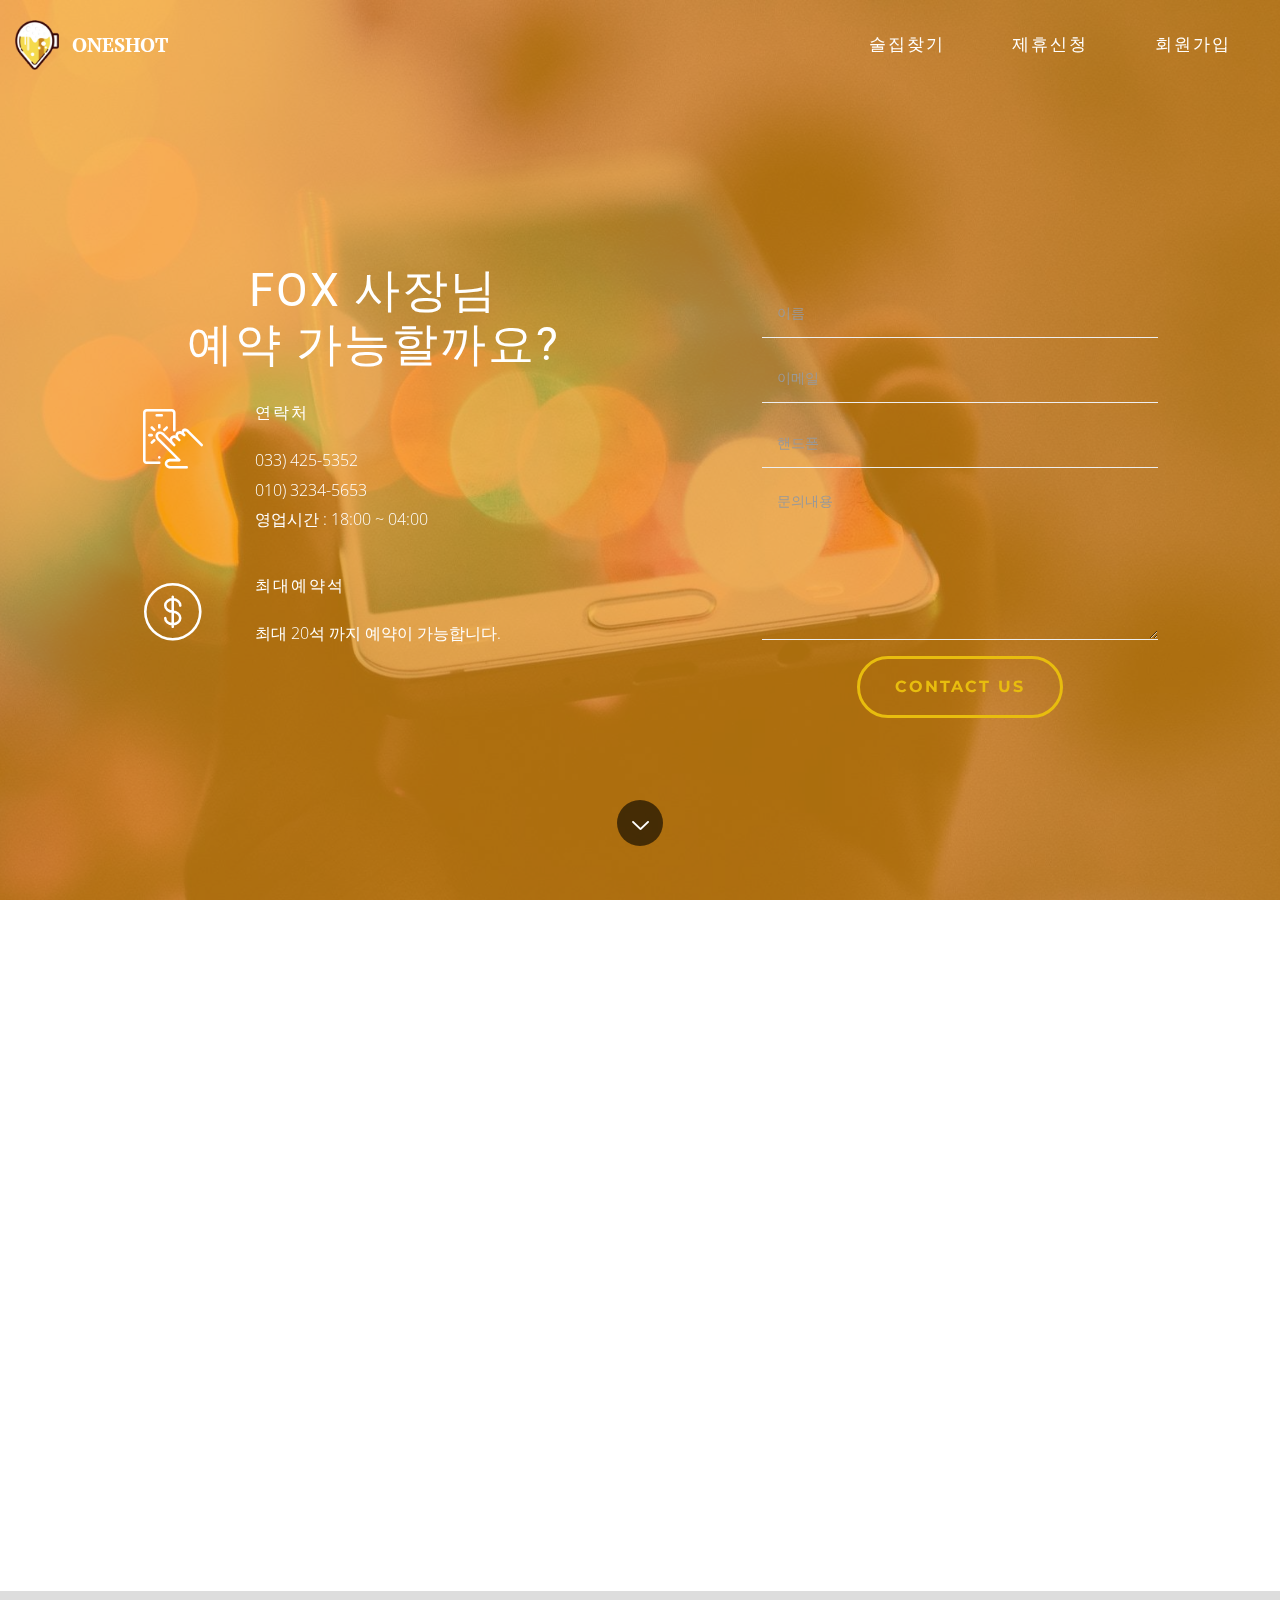
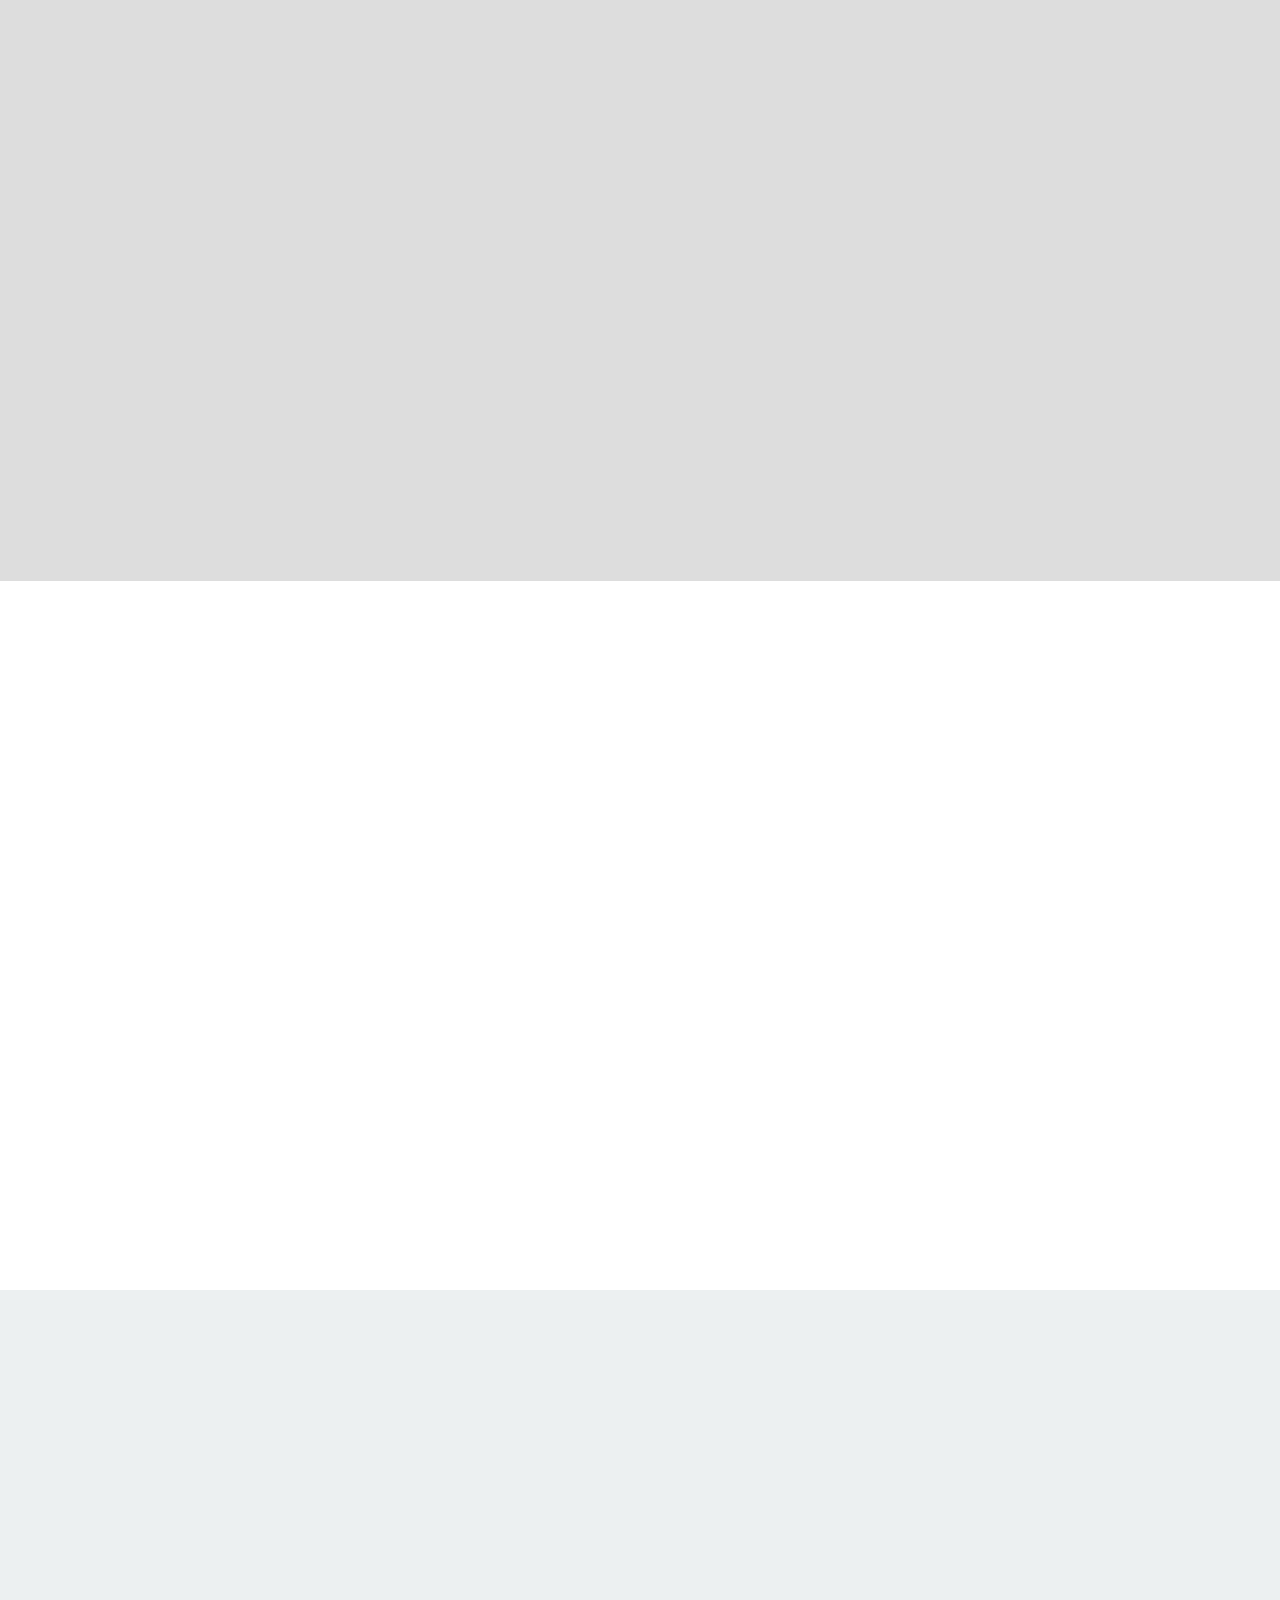
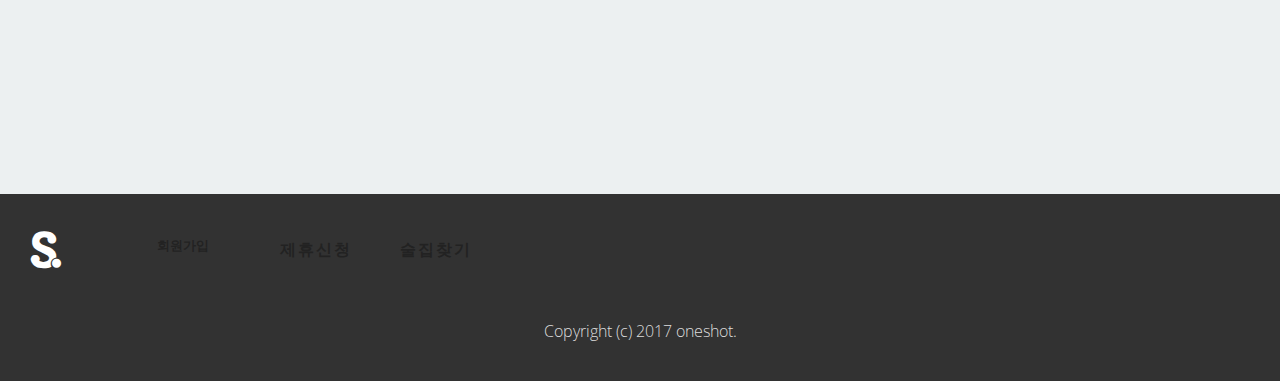
<file: page2.html>
<!DOCTYPE html>
<html>
<head>
  <!-- Site made with Mobirise Website Builder v3.12.1, https://mobirise.com -->
  <meta charset="UTF-8">
  <meta http-equiv="X-UA-Compatible" content="IE=edge">
  <meta name="generator" content="Mobirise v3.12.1, mobirise.com">
  <meta name="viewport" content="width=device-width, initial-scale=1">
  <link rel="shortcut icon" href="assets/images/111-1-113x128.png" type="image/x-icon">
  <meta name="description" content="">
  <title>page2</title>
  <link rel="stylesheet" href="https://fonts.googleapis.com/css?family=Arvo:400,400i,700,700i">
  <link rel="stylesheet" href="https://fonts.googleapis.com/css?family=Montserrat:400,700">
  <link rel="stylesheet" href="https://fonts.googleapis.com/css?family=Open+Sans:400,400i,700,700i">
  <link rel="stylesheet" href="assets/et-line-font-plugin/style.css">
  <link rel="stylesheet" href="assets/bootstrap-material-design-font/css/material.css">
  <link rel="stylesheet" href="assets/web/assets/mobirise-icons/mobirise-icons.css">
  <link rel="stylesheet" href="assets/icon54/style.css">
  <link rel="stylesheet" href="assets/font-awesome/css/font-awesome.min.css">
  <link rel="stylesheet" href="assets/tether/tether.min.css">
  <link rel="stylesheet" href="assets/bootstrap/css/bootstrap.min.css">
  <link rel="stylesheet" href="assets/socicon/css/socicon.min.css">
  <link rel="stylesheet" href="assets/colorm-icons/style.css">
  <link rel="stylesheet" href="assets/animate.css/animate.min.css">
  <link rel="stylesheet" href="assets/dropdown/css/style.css">
  <link rel="stylesheet" href="assets/dataTables/dataTables.bootstrap4.min.css">
  <link rel="stylesheet" href="assets/theme/css/style.css">
  <link rel="stylesheet" href="assets/mobirise-gallery/style.css">
  <link rel="stylesheet" href="assets/mobirise/css/mbr-additional.css" type="text/css">
  
  
  
</head>
<body>
<section class="menu1" id="menu-8">

    <nav class="navbar navbar-dropdown bg-color transparent navbar-fixed-top">
        <div class="container-fluid">

            <div class="mbr-table">
                <div class="mbr-table-cell">

                    <div class="navbar-brand">
                        <a href="index.html" class="navbar-logo"><img src="assets/images/111-113x128.png" alt="Mobirise"></a>
                        <a class="navbar-caption" href="index.html">ONESHOT</a>
                    </div>

                </div>
                <div class="mbr-table-cell">

                    <button class="navbar-toggler pull-xs-right hidden-md-up" type="button" data-toggle="collapse" data-target="#exCollapsingNavbar">
                        <span class="hamburger-icon"></span>
                    </button>

                    <ul class="nav-dropdown collapse pull-xs-right nav navbar-nav navbar-toggleable-sm" id="exCollapsingNavbar"><li class="nav-item"><a class="nav-link link" href="page1.html" aria-expanded="false">술집찾기</a></li><li class="nav-item"><a class="nav-link link" href="https://wonddo2.herokuapp.com/" aria-expanded="false" target="_blank">제휴신청</a></li><li class="nav-item"><a class="nav-link link" href="https://wonddo2.herokuapp.com/" aria-expanded="false" target="_blank">회원가입</a></li></ul>
                    <button hidden="" class="navbar-toggler navbar-close" type="button" data-toggle="collapse" data-target="#exCollapsingNavbar">
                        <span class="close-icon"></span>
                    </button>

                </div>
            </div>

        </div>
    </nav>

</section>

<section class="mbr-section mbr-section-hero mbr-section-full intro intro2 mbr-parallax-background mbr-section-with-arrow mbr-after-navbar" id="intro3-g" style="background-image: url(assets/images/mbr-1620x1080.jpg);">

    <div class="mbr-overlay" style="opacity: 0.7; background-color: rgb(243, 156, 18);"></div>

    <div class="mbr-table-cell">

        <div class="container-fluid">
            <div class="row">
                <div class="col-xs-12 col-lg-5 col-lg-offset-1 text-xs-center">

                    <h1 class="mbr-section-title display-4">FOX 사장님<br> 예약 가능할까요?</h1>

                    <div class="row text-xs-left">
                        <div class="col-xs-3 module-icon"><span class="mbri-touch mbr-iconfont mbr-iconfont-extProgressBar4" style="font-size: 60px; color: rgb(255, 255, 255);"></span></div>
                        <div class="col-xs-9 title-wrap">
                           <h5 class="mbr-section-subtitle display-3">연락처</h5>
                            <p class="mbr-section-text lead">033) 425-5352<br>010) 3234-5653<br>영업시간 : 18:00 ~ 04:00</p>
                        </div>
                    </div>

                    <div class="row text-xs-left">
                        <div class="col-xs-3 module-icon"><span class="icon54-dollar-2 mbr-iconfont mbr-iconfont-extProgressBar4" style="font-size: 60px; color: rgb(255, 255, 255);"></span></div>
                        <div class="col-xs-9 title-wrap">
                           <h5 class="mbr-section-subtitle display-3">최대예약석</h5>
                            <p class="mbr-section-text lead">최대 20석 까지 예약이 가능합니다.</p>
                        </div>
                    </div>

                    
                </div>

                <div class="col-xs-12 col-lg-4 col-lg-offset-1" data-form-type="formoid">
                    <div data-form-alert="true">
                        <div hidden="" data-form-alert-success="true" class="alert alert-form alert-success text-xs-center">전송되었습니다.</div>
                    </div>


                    <form action="https://mobirise.com/" method="post" data-form-title="FOX 사장님 예약 가능할까요?">

                        <input type="hidden" value="npntqhchFP6wGD04gql2L3yWesQatnGzVbbghwImQt0F8i7Law8cfSelIgI62ld2HgnkV7enkPCUAGIkMsT9eiwsv/Baa0N0kHPqBFIQ43K5qLkatZ9WFOs4DOeaX6gM" data-form-email="true">

                        <div class="row row-sm-offset">

                            <div class="col-xs-12">
                                <div class="form-group">
                                    <label class="form-control-label">이름</label>
                                    <input type="text" class="form-control" name="name" required="" data-form-field="Name" placeholder="이름">
                                </div>
                            </div>

                            <div class="col-xs-12">
                                <div class="form-group">
                                    <label class="form-control-label">이메일</label>
                                    <input type="email" class="form-control" name="email" required="" data-form-field="Email" placeholder="이메일">
                                </div>
                            </div>

                            <div class="col-xs-12">
                                <div class="form-group">
                                    <label class="form-control-label">핸드폰</label>
                                    <input type="tel" class="form-control" name="phone" data-form-field="Phone" placeholder="핸드폰">
                                </div>
                            </div>

                        </div>

                        <div class="form-group">
                            <label class="form-control-label">문의내용</label>
                            <textarea class="form-control" name="message" rows="7" data-form-field="Message" placeholder="문의내용"></textarea>
                        </div>

                        <div class="text-xs-center"><button type="submit" class="btn btn-warning-outline btn-warning">CONTACT US</button></div>

                    </form>
                                    
                </div>
            </div>
        </div>
    </div>

    <div class="mbr-arrow mbr-arrow-floating" aria-hidden="true">
        <a href="#gallery3-d">
            <img alt="" src="assets/images/arrowdown.png">
        </a>
    </div>

</section>

<section class="mbr-gallery mbr-section mbr-section-nopadding mbr-slider-carousel" id="gallery3-d" data-filter="true" style="background-color: rgb(255, 255, 255); padding-top: 1.5rem; padding-bottom: 6rem;">
    <!-- Filter -->
    <div class="mbr-gallery-filter container text-xs-center gallery-filter-active">
        <ul>
            <li class="mbr-gallery-filter-all active"><strong>ALL</strong></li>
        </ul>
    </div>

    <!-- Gallery -->
    <div class="mbr-gallery-row">
        <div class=" mbr-gallery-layout-default">
            <div>
                <div>
                    <div class="mbr-gallery-item mbr-gallery-item__mobirise3 mbr-gallery-item--p0" data-tags="치킨" data-video-url="false">
                        <div href="#lb-gallery3-d" data-slide-to="0" data-toggle="modal">
                            
                            

                            <img alt="" src="assets/images/w1-1920x1080-800x450.jpg">
                            
                            <span class="icon-magnifying-glass"></span>
                        </div>
                        
                        <span class="mbr-gallery-title display-6">치킨과 맥주</span>
                    </div><div class="mbr-gallery-item mbr-gallery-item__mobirise3 mbr-gallery-item--p0" data-tags="안주" data-video-url="false">
                        <div href="#lb-gallery3-d" data-slide-to="1" data-toggle="modal">
                            
                            

                            <img alt="" src="assets/images/w2-1920x1080-800x450.jpg">
                            
                            <span class="icon-magnifying-glass"></span>
                        </div>
                        
                        <span class="mbr-gallery-title display-6">치킨과 팥빙수</span>
                    </div><div class="mbr-gallery-item mbr-gallery-item__mobirise3 mbr-gallery-item--p0" data-tags="치킨" data-video-url="false">
                        <div href="#lb-gallery3-d" data-slide-to="2" data-toggle="modal">
                            
                            

                            <img alt="" src="assets/images/w3-1920x1080-800x450.jpg">
                            
                            <span class="icon-magnifying-glass"></span>
                        </div>
                        
                        <span class="mbr-gallery-title display-6">순살닭볶음탕</span>
                    </div><div class="mbr-gallery-item mbr-gallery-item__mobirise3 mbr-gallery-item--p0" data-tags="전경" data-video-url="false">
                        <div href="#lb-gallery3-d" data-slide-to="3" data-toggle="modal">
                            
                            

                            <img alt="" src="assets/images/w4-1920x1080-800x450.jpg">
                            
                            <span class="icon-magnifying-glass"></span>
                        </div>
                        
                        <span class="mbr-gallery-title display-6">전경</span>
                    </div><div class="mbr-gallery-item mbr-gallery-item__mobirise3 mbr-gallery-item--p0" data-tags="전경" data-video-url="false">
                        <div href="#lb-gallery3-d" data-slide-to="4" data-toggle="modal">
                            
                            

                            <img alt="" src="assets/images/w5-1920x1080-800x450.jpg">
                            
                            <span class="icon-magnifying-glass"></span>
                        </div>
                        
                        <span class="mbr-gallery-title display-6">전경</span>
                    </div><div class="mbr-gallery-item mbr-gallery-item__mobirise3 mbr-gallery-item--p0" data-tags="전경" data-video-url="false">
                        <div href="#lb-gallery3-d" data-slide-to="5" data-toggle="modal">
                            
                            

                            <img alt="" src="assets/images/w6-1920x1080-800x450.jpg">
                            
                            <span class="icon-magnifying-glass"></span>
                        </div>
                        
                        <span class="mbr-gallery-title display-6">전경</span>
                    </div><div class="mbr-gallery-item mbr-gallery-item__mobirise3 mbr-gallery-item--p0" data-tags="전경" data-video-url="false">
                        <div href="#lb-gallery3-d" data-slide-to="6" data-toggle="modal">
                            
                            

                            <img alt="" src="assets/images/w7-1920x1080-800x450.jpg">
                            
                            <span class="icon-magnifying-glass"></span>
                        </div>
                        
                        <span class="mbr-gallery-title display-6">전경</span>
                    </div><div class="mbr-gallery-item mbr-gallery-item__mobirise3 mbr-gallery-item--p0" data-tags="전경" data-video-url="false">
                        <div href="#lb-gallery3-d" data-slide-to="7" data-toggle="modal">
                            
                            

                            <img alt="" src="assets/images/w8-1920x1080-800x450.jpg">
                            
                            <span class="icon-magnifying-glass"></span>
                        </div>
                        
                        <span class="mbr-gallery-title display-6">전경</span>
                    </div>
                </div>
            </div>
            <div class="clearfix"></div>
        </div>
    </div>

    <!-- Lightbox -->
    <div data-app-prevent-settings="" class="mbr-slider modal fade carousel slide" tabindex="-1" data-keyboard="true" data-interval="false" id="lb-gallery3-d">
        <div class="modal-dialog">
            <div class="modal-content">
                <div class="modal-body">
                    <ol class="carousel-indicators">
                        <li data-app-prevent-settings="" data-target="#lb-gallery3-d" data-slide-to="0"></li><li data-app-prevent-settings="" data-target="#lb-gallery3-d" data-slide-to="1"></li><li data-app-prevent-settings="" data-target="#lb-gallery3-d" data-slide-to="2"></li><li data-app-prevent-settings="" data-target="#lb-gallery3-d" class=" active" data-slide-to="3"></li><li data-app-prevent-settings="" data-target="#lb-gallery3-d" data-slide-to="4"></li><li data-app-prevent-settings="" data-target="#lb-gallery3-d" data-slide-to="5"></li><li data-app-prevent-settings="" data-target="#lb-gallery3-d" data-slide-to="6"></li><li data-app-prevent-settings="" data-target="#lb-gallery3-d" data-slide-to="7"></li>
                    </ol>
                    <div class="carousel-inner">
                        <div class="carousel-item">
                            <img alt="" src="assets/images/w1-1920x1080.jpg">
                        </div><div class="carousel-item">
                            <img alt="" src="assets/images/w2-1920x1080.jpg">
                        </div><div class="carousel-item">
                            <img alt="" src="assets/images/w3-1920x1080.jpg">
                        </div><div class="carousel-item active">
                            <img alt="" src="assets/images/w4-1920x1080.jpg">
                        </div><div class="carousel-item">
                            <img alt="" src="assets/images/w5-1920x1080.jpg">
                        </div><div class="carousel-item">
                            <img alt="" src="assets/images/w6-1920x1080.jpg">
                        </div><div class="carousel-item">
                            <img alt="" src="assets/images/w7-1920x1080.jpg">
                        </div><div class="carousel-item">
                            <img alt="" src="assets/images/w8-1920x1080.jpg">
                        </div>
                    </div>
                    <a class="left carousel-control" role="button" data-slide="prev" href="#lb-gallery3-d"><img src="assets/images/arrowleft.png"></a>
                    <a class="right carousel-control" role="button" data-slide="next" href="#lb-gallery3-d"><img src="assets/images/arrowright.png"></a>

                    <a class="close" href="#" role="button" data-dismiss="modal">
                        <span aria-hidden="true">×</span>
                        <span class="sr-only">Close</span>
                    </a>
                </div>
            </div>
        </div>
    </div>
</section>

<section class="mbr-section table1" id="table1-e" style="background-color: rgb(221, 221, 221); padding-top: 40px; padding-bottom: 40px;">

    

    <div class="container">
        <h3 class="mbr-section-title display-2">fox 메뉴</h3>
    </div>

    <div class="container table-wrapper" data-search="false" search-text="Search:" info1-text="위 정보와 가격이 상이 할 수 있습니다." info2-text="" info3-text="" info4-text="">
        
        <table class="table" cellspacing="0" width="100%"><thead><tr><th>메뉴</th><th>가격</th></tr></thead><tbody><tr><td>혼짱뽕탕</td><td>7,500원</td></tr><tr><td>하얀짬뽕</td><td>8,500원</td></tr><tr><td>스지어묵탕</td><td>5,500원</td></tr><tr><td>순살닭볶음탕</td><td>17,500원</td></tr><tr><td>부대찌개</td><td>20,000원</td></tr><tr><td>돼지김치찌개</td><td>20,000원</td></tr><tr><td>후라이드 치킨</td><td>15,000원</td></tr></tbody></table>
        
    </div>
</section>

<section class="mbr-slider mbr-section mbr-section-nopadding carousel slide testimonials2 testimonials1 extTestimonials3 extTestimonials1" data-ride="carousel" data-keyboard="false" data-wrap="true" data-interval="5000" data-pause="false" id="testimonials2-b" style="background-color: rgb(255, 255, 255); padding-top: 80px; padding-bottom: 40px;">

    

    <div class="mbr-section__container mbr-section__container--middle">
        <div class="container">
            <div class="row">
                <div class="col-xs-12 text-xs-center">
                    
                    
                </div>
            </div>
        </div>
    </div>

    <div class="container boxed-slider">
        <div>
            <ol class="carousel-indicators">
                <li data-app-prevent-settings="" data-target="#testimonials2-b" data-slide-to="0" class="active">
                </li><li data-app-prevent-settings="" data-target="#testimonials2-b" data-slide-to="1">
                </li><li data-app-prevent-settings="" data-target="#testimonials2-b" class="" data-slide-to="2">
                </li>
            </ol>
            <div class="carousel-inner" role="listbox" data-visible="3">
                <div class="carousel-item active">
                    <div class="row">
                        <div class="col-md-12">
                            <div class="mbr-testimonial card mbr-testimonial-lg">
                                <div class="mbr-author card-footer">
                                    <div class="mbr-author-img"><img src="assets/images/11-160x160.jpg" class="img-circle"></div>
                                    <div class="mbr-author-name">이나영</div>
                                    <small class="mbr-author-desc">17.7.3 방문</small>
                                </div>
                                <div class="card-block"><p>“서비스를 많이 주셔서 좋았습니다. 분위기 좋고 다음에 또 방문하겠습니다.”</p></div>
                            </div>
                        </div>
                    </div>
                </div><div class="carousel-item">
                    <div class="row">
                        <div class="col-md-12">
                            <div class="mbr-testimonial card mbr-testimonial-lg">
                                <div class="mbr-author card-footer">
                                    <div class="mbr-author-img"><a href="https://mobirise.com"><img src="assets/images/22-160x160.jpg" class="img-circle"></a></div>
                                    <div class="mbr-author-name">Abanoub S.</div>
                                    <small class="mbr-author-desc">USER</small>
                                </div>
                                <div class="card-block"><p>“A major tturning point in the history of early philosophical science was the controversial ”</p></div>
                            </div>
                        </div>
                    </div>
                </div><div class="carousel-item">
                    <div class="row">
                        <div class="col-md-12">
                            <div class="mbr-testimonial card mbr-testimonial-lg">
                                <div class="mbr-author card-footer">
                                    <div class="mbr-author-img"><img src="assets/images/33-160x160.jpg" class="img-circle"></div>
                                    <div class="mbr-author-name">손나래</div>
                                    <small class="mbr-author-desc">17.7.1 방문</small>
                                </div>
                                <div class="card-block"><p>“먹을만했습니다. 지갑 두고갔는데 보관해주셔서 감사합니다.”</p></div>
                            </div>
                        </div>
                    </div>
                </div>
            </div>

            <a data-app-prevent-settings="" class="left carousel-control-cm" role="button" data-slide="prev" href="#testimonials2-b" style="background-image: url(assets/images/left.png);">
               <span class="icon-prev" aria-hidden="true"></span>
               <span class="sr-only">Previous</span>
            </a>
            <a data-app-prevent-settings="" class="right carousel-control-cm right" role="button" data-slide="next" href="#testimonials2-b" style="background-image: url(assets/images/right.png);">
               <span class="icon-next" aria-hidden="true"></span>
               <span class="sr-only">Next</span>
            </a>
        </div>
    </div>

</section>

<section class="mbr-section mbr-section-hero contacts contacts2" id="contacts2-c" style="background-color: rgb(236, 240, 241); padding-top: 0px; padding-bottom: 0px;">

    

    <div class="mbr-table-cell">

        <div class="container-fluid">
            <div class="row">

                <div class="col-xs-12 col-md-6 padding-left-0 padding-right-0">
                    <div class="mbr-map"><iframe frameborder="0" style="border:0" src="https://www.google.com/maps/embed/v1/place?key=AIzaSyA0Dx_boXQiwvdz8sJHoYeZNVTdoWONYkU&amp;q=place_id:ChIJmdBDnc7lYjURuZ7SofCGRfo" allowfullscreen=""></iframe></div>
                </div>

                <div class="col-xs-12 col-md-6 col-lg-5 text-xs-right">

                    <div class="padding-top-40"></div>
                    <div>

                      <p class="mbr-section-subtitle category">address</p>

                      <h1 class="mbr-section-title display-6">강원도 춘천시 효자동 183-78번지&nbsp;</h1>

                    </div>
                    <div>

                      <p class="mbr-section-subtitle category">phone</p>

                      <h1 class="mbr-section-title display-6">010) 3234-5653</h1>

                    </div>
                    <div>
                      <p class="mbr-section-subtitle category">email</p>

                      <h1 class="mbr-section-title display-6">wonhojoung@naver.com</h1>
                    </div>

                    <p class="mbr-section-text lead">상단에 정보를 확인하고 연락부탁드립니다.</p>

                    <div class="mbr-section-btn  padding-bottom-20 btn-wrap"><a class="btn btn-warning" href="https://mobirise.com"><span class="socicon socicon-twitter"></span></a><a class="btn btn-warning" href="https://mobirise.com"><span class="socicon socicon-facebook"></span></a><a class="btn btn-warning" href="https://mobirise.com"><span class="socicon socicon-skype"></span></a></div>
                </div>

            </div>
        </div>
    </div>

</section>

<footer class="mbr-small-footer mbr-section mbr-section-nopadding footer1 footer7" id="footer7-s" style="background-color: rgb(50, 50, 50); padding-top: 1.75rem; padding-bottom: 0.875rem;">
    
    <div class="container-fluid">
    	
        <div class="row">
        <div class="col-xs-12">

            <div class="col-xs-12 col-lg-2 text-xs-center text-lg-left table-cell-lg table-cell-middle">
                <div class="logo"><span class="fa fa-scribd mbr-iconfont mbr-iconfont-menu"></span></div>
            </div>

            <div class="col-xs-12 col-lg-8 footer-list-2 text-xs-center table-cell-lg table-cell-middle">
                <div class="col-xs-12 col-md-4">
                    <p class="mbr-section-subtitle display-3"></p><p><span style="font-style: normal;"><strong><a href="https://wonddo2.herokuapp.com/" target="_blank">회원가입</a>&nbsp; &nbsp;</strong></span></p><p></p>
                </div>
                <div class="col-xs-12 col-md-4">
                    <p class="mbr-section-subtitle display-3"><span style="font-style: normal;"><strong><a href="https://wonddo2.herokuapp.com/">제휴신청</a></strong></span></p>
                </div>
                <div class="col-xs-12 col-md-4">
                    <p class="mbr-section-subtitle display-3"><span style="font-style: normal;"><strong><a href="page1.html">술집찾기</a></strong></span></p>
                </div>
            </div>

            

        </div>
        </div>
    </div>
    <div class="container margin-top-40">
        <p class="text-xs-center mbr-section-text lead">Copyright (c) 2017 oneshot.</p>
    </div>
</footer>


  <script src="assets/web/assets/jquery/jquery.min.js"></script>
  <script src="assets/tether/tether.min.js"></script>
  <script src="assets/bootstrap/js/bootstrap.min.js"></script>
  <script src="assets/smooth-scroll/SmoothScroll.js"></script>
  <script src="assets/viewportChecker/jquery.viewportchecker.js"></script>
  <script src="assets/dropdown/js/script.min.js"></script>
  <script src="assets/touchSwipe/jquery.touchSwipe.min.js"></script>
  <script src="assets/jarallax/jarallax.js"></script>
  <script src="assets/masonry/masonry.pkgd.min.js"></script>
  <script src="assets/imagesloaded/imagesloaded.pkgd.min.js"></script>
  <script src="assets/bootstrap-carousel-swipe/bootstrap-carousel-swipe.js"></script>
  <script src="assets/dataTables/jquery.dataTables.min.js"></script>
  <script src="assets/dataTables/dataTables.bootstrap4.min.js"></script>
  <script src="assets/theme/js/script.js"></script>
  <script src="assets/mobirise-gallery/player.min.js"></script>
  <script src="assets/mobirise-gallery/script.js"></script>
  <script src="assets/formoid/formoid.min.js"></script>
  
  
  <input name="animation" type="hidden">
   <div id="scrollToTop" class="scrollToTop mbr-arrow-up"><a style="text-align: center;"><i class="mbr-arrow-up-icon-cm cm-icon cm-icon-smallarrow-up"></i></a></div>
  </body>
</html>
</file>
<file: assets/et-line-font-plugin/style.css>
@font-face {
	font-family: 'et-line';
	src:url('fonts/et-line.eot');
	src:url('fonts/et-line.eot?#iefix') format('embedded-opentype'),
		url('fonts/et-line.woff') format('woff'),
		url('fonts/et-line.ttf') format('truetype'),
		url('fonts/et-line.svg#et-line') format('svg');
	font-weight: normal;
	font-style: normal;
}

/* Use the following CSS code if you want to use data attributes for inserting your icons */
.etl-icon, [data-icon]:before {
	font-family: 'et-line';
	content: attr(data-icon);
	speak: none;
	font-weight: normal;
	font-variant: normal;
	text-transform: none;
	line-height: 1;
	-webkit-font-smoothing: antialiased;
	-moz-osx-font-smoothing: grayscale;
	display:inline-block;
}

/* Use the following CSS code if you want to have a class per icon */
/*
Instead of a list of all class selectors,
you can use the generic selector below, but it's slower:
[class*="icon-"] {
*/
.icon-mobile, .icon-laptop, .icon-desktop, .icon-tablet, .icon-phone, .icon-document, .icon-documents, .icon-search, .icon-clipboard, .icon-newspaper, .icon-notebook, .icon-book-open, .icon-browser, .icon-calendar, .icon-presentation, .icon-picture, .icon-pictures, .icon-video, .icon-camera, .icon-printer, .icon-toolbox, .icon-briefcase, .icon-wallet, .icon-gift, .icon-bargraph, .icon-grid, .icon-expand, .icon-focus, .icon-edit, .icon-adjustments, .icon-ribbon, .icon-hourglass, .icon-lock, .icon-megaphone, .icon-shield, .icon-trophy, .icon-flag, .icon-map, .icon-puzzle, .icon-basket, .icon-envelope, .icon-streetsign, .icon-telescope, .icon-gears, .icon-key, .icon-paperclip, .icon-attachment, .icon-pricetags, .icon-lightbulb, .icon-layers, .icon-pencil, .icon-tools, .icon-tools-2, .icon-scissors, .icon-paintbrush, .icon-magnifying-glass, .icon-circle-compass, .icon-linegraph, .icon-mic, .icon-strategy, .icon-beaker, .icon-caution, .icon-recycle, .icon-anchor, .icon-profile-male, .icon-profile-female, .icon-bike, .icon-wine, .icon-hotairballoon, .icon-globe, .icon-genius, .icon-map-pin, .icon-dial, .icon-chat, .icon-heart, .icon-cloud, .icon-upload, .icon-download, .icon-target, .icon-hazardous, .icon-piechart, .icon-speedometer, .icon-global, .icon-compass, .icon-lifesaver, .icon-clock, .icon-aperture, .icon-quote, .icon-scope, .icon-alarmclock, .icon-refresh, .icon-happy, .icon-sad, .icon-facebook, .icon-twitter, .icon-googleplus, .icon-rss, .icon-tumblr, .icon-linkedin, .icon-dribbble {
	font-family: 'et-line';
	speak: none;
	font-style: normal;
	font-weight: normal;
	font-variant: normal;
	text-transform: none;
	line-height: 1;
	-webkit-font-smoothing: antialiased;
	-moz-osx-font-smoothing: grayscale;
	display:inline-block;
}
.icon-mobile:before {
	content: "\e000";
}
.icon-laptop:before {
	content: "\e001";
}
.icon-desktop:before {
	content: "\e002";
}
.icon-tablet:before {
	content: "\e003";
}
.icon-phone:before {
	content: "\e004";
}
.icon-document:before {
	content: "\e005";
}
.icon-documents:before {
	content: "\e006";
}
.icon-search:before {
	content: "\e007";
}
.icon-clipboard:before {
	content: "\e008";
}
.icon-newspaper:before {
	content: "\e009";
}
.icon-notebook:before {
	content: "\e00a";
}
.icon-book-open:before {
	content: "\e00b";
}
.icon-browser:before {
	content: "\e00c";
}
.icon-calendar:before {
	content: "\e00d";
}
.icon-presentation:before {
	content: "\e00e";
}
.icon-picture:before {
	content: "\e00f";
}
.icon-pictures:before {
	content: "\e010";
}
.icon-video:before {
	content: "\e011";
}
.icon-camera:before {
	content: "\e012";
}
.icon-printer:before {
	content: "\e013";
}
.icon-toolbox:before {
	content: "\e014";
}
.icon-briefcase:before {
	content: "\e015";
}
.icon-wallet:before {
	content: "\e016";
}
.icon-gift:before {
	content: "\e017";
}
.icon-bargraph:before {
	content: "\e018";
}
.icon-grid:before {
	content: "\e019";
}
.icon-expand:before {
	content: "\e01a";
}
.icon-focus:before {
	content: "\e01b";
}
.icon-edit:before {
	content: "\e01c";
}
.icon-adjustments:before {
	content: "\e01d";
}
.icon-ribbon:before {
	content: "\e01e";
}
.icon-hourglass:before {
	content: "\e01f";
}
.icon-lock:before {
	content: "\e020";
}
.icon-megaphone:before {
	content: "\e021";
}
.icon-shield:before {
	content: "\e022";
}
.icon-trophy:before {
	content: "\e023";
}
.icon-flag:before {
	content: "\e024";
}
.icon-map:before {
	content: "\e025";
}
.icon-puzzle:before {
	content: "\e026";
}
.icon-basket:before {
	content: "\e027";
}
.icon-envelope:before {
	content: "\e028";
}
.icon-streetsign:before {
	content: "\e029";
}
.icon-telescope:before {
	content: "\e02a";
}
.icon-gears:before {
	content: "\e02b";
}
.icon-key:before {
	content: "\e02c";
}
.icon-paperclip:before {
	content: "\e02d";
}
.icon-attachment:before {
	content: "\e02e";
}
.icon-pricetags:before {
	content: "\e02f";
}
.icon-lightbulb:before {
	content: "\e030";
}
.icon-layers:before {
	content: "\e031";
}
.icon-pencil:before {
	content: "\e032";
}
.icon-tools:before {
	content: "\e033";
}
.icon-tools-2:before {
	content: "\e034";
}
.icon-scissors:before {
	content: "\e035";
}
.icon-paintbrush:before {
	content: "\e036";
}
.icon-magnifying-glass:before {
	content: "\e037";
}
.icon-circle-compass:before {
	content: "\e038";
}
.icon-linegraph:before {
	content: "\e039";
}
.icon-mic:before {
	content: "\e03a";
}
.icon-strategy:before {
	content: "\e03b";
}
.icon-beaker:before {
	content: "\e03c";
}
.icon-caution:before {
	content: "\e03d";
}
.icon-recycle:before {
	content: "\e03e";
}
.icon-anchor:before {
	content: "\e03f";
}
.icon-profile-male:before {
	content: "\e040";
}
.icon-profile-female:before {
	content: "\e041";
}
.icon-bike:before {
	content: "\e042";
}
.icon-wine:before {
	content: "\e043";
}
.icon-hotairballoon:before {
	content: "\e044";
}
.icon-globe:before {
	content: "\e045";
}
.icon-genius:before {
	content: "\e046";
}
.icon-map-pin:before {
	content: "\e047";
}
.icon-dial:before {
	content: "\e048";
}
.icon-chat:before {
	content: "\e049";
}
.icon-heart:before {
	content: "\e04a";
}
.icon-cloud:before {
	content: "\e04b";
}
.icon-upload:before {
	content: "\e04c";
}
.icon-download:before {
	content: "\e04d";
}
.icon-target:before {
	content: "\e04e";
}
.icon-hazardous:before {
	content: "\e04f";
}
.icon-piechart:before {
	content: "\e050";
}
.icon-speedometer:before {
	content: "\e051";
}
.icon-global:before {
	content: "\e052";
}
.icon-compass:before {
	content: "\e053";
}
.icon-lifesaver:before {
	content: "\e054";
}
.icon-clock:before {
	content: "\e055";
}
.icon-aperture:before {
	content: "\e056";
}
.icon-quote:before {
	content: "\e057";
}
.icon-scope:before {
	content: "\e058";
}
.icon-alarmclock:before {
	content: "\e059";
}
.icon-refresh:before {
	content: "\e05a";
}
.icon-happy:before {
	content: "\e05b";
}
.icon-sad:before {
	content: "\e05c";
}
.icon-facebook:before {
	content: "\e05d";
}
.icon-twitter:before {
	content: "\e05e";
}
.icon-googleplus:before {
	content: "\e05f";
}
.icon-rss:before {
	content: "\e060";
}
.icon-tumblr:before {
	content: "\e061";
}
.icon-linkedin:before {
	content: "\e062";
}
.icon-dribbble:before {
	content: "\e063";
}
</file>
<file: assets/bootstrap-material-design-font/css/material.css>
@font-face {
  font-family: 'Material-Design-Icons';
  src: url('../fonts/Material-Design-Icons.eot?3ocs8m');
  src: url('../fonts/Material-Design-Icons.eot?#iefix3ocs8m') format('embedded-opentype'), url('../fonts/Material-Design-Icons.woff?3ocs8m') format('woff'), url('../fonts/Material-Design-Icons.ttf?3ocs8m') format('truetype'), url('../fonts/Material-Design-Icons.svg?3ocs8m#Material-Design-Icons') format('svg');
  font-weight: normal;
  font-style: normal;
}
[class^="mdi-"],
[class*="mdi-"] {
  speak: none;
  display: inline-block;
  font-style: normal;
  font-variant:normal;
  font-weight:normal;
  /*font-size:24px;*/
  line-height:1;
  font-family:'Material-Design-Icons' !important;
  text-rendering: auto;
  
  -webkit-font-smoothing: antialiased;
  -moz-osx-font-smoothing: grayscale;
  -webkit-transform: translate(0, 0);
      -ms-transform: translate(0, 0);
          transform: translate(0, 0);
}
[class^="mdi-"]:before,
[class*="mdi-"]:before {
  display: inline-block;
  speak: none;
  text-decoration: inherit;
}
[class^="mdi-"].pull-left,
[class*="mdi-"].pull-left {
  margin-right: .3em;
}
[class^="mdi-"].pull-right,
[class*="mdi-"].pull-right {
  margin-left: .3em;
}
[class^="mdi-"].mdi-lg:before,
[class*="mdi-"].mdi-lg:before,
[class^="mdi-"].mdi-lg:after,
[class*="mdi-"].mdi-lg:after {
  font-size: 1.33333333em;
  line-height: 0.75em;
  vertical-align: -15%;
}
[class^="mdi-"].mdi-2x:before,
[class*="mdi-"].mdi-2x:before,
[class^="mdi-"].mdi-2x:after,
[class*="mdi-"].mdi-2x:after {
  font-size: 2em;
}
[class^="mdi-"].mdi-3x:before,
[class*="mdi-"].mdi-3x:before,
[class^="mdi-"].mdi-3x:after,
[class*="mdi-"].mdi-3x:after {
  font-size: 3em;
}
[class^="mdi-"].mdi-4x:before,
[class*="mdi-"].mdi-4x:before,
[class^="mdi-"].mdi-4x:after,
[class*="mdi-"].mdi-4x:after {
  font-size: 4em;
}
[class^="mdi-"].mdi-5x:before,
[class*="mdi-"].mdi-5x:before,
[class^="mdi-"].mdi-5x:after,
[class*="mdi-"].mdi-5x:after {
  font-size: 5em;
}
[class^="mdi-device-signal-cellular-"]:after,
[class^="mdi-device-battery-"]:after,
[class^="mdi-device-battery-charging-"]:after,
[class^="mdi-device-signal-cellular-connected-no-internet-"]:after,
[class^="mdi-device-signal-wifi-"]:after,
[class^="mdi-device-signal-wifi-statusbar-not-connected"]:after,
.mdi-device-network-wifi:after {
  opacity: .3;
  position: absolute;
  left: 0;
  top: 0;
  z-index: 1;
  display: inline-block;
  speak: none;
  text-decoration: inherit;
}
[class^="mdi-device-signal-cellular-"]:after {
  content: "\e758";
}
[class^="mdi-device-battery-"]:after {
  content: "\e735";
}
[class^="mdi-device-battery-charging-"]:after {
  content: "\e733";
}
[class^="mdi-device-signal-cellular-connected-no-internet-"]:after {
  content: "\e75d";
}
[class^="mdi-device-signal-wifi-"]:after,
.mdi-device-network-wifi:after {
  content: "\e765";
}
[class^="mdi-device-signal-wifi-statusbasr-not-connected"]:after {
  content: "\e8f7";
}
.mdi-device-signal-cellular-off:after,
.mdi-device-signal-cellular-null:after,
.mdi-device-signal-cellular-no-sim:after,
.mdi-device-signal-wifi-off:after,
.mdi-device-signal-wifi-4-bar:after,
.mdi-device-signal-cellular-4-bar:after,
.mdi-device-battery-alert:after,
.mdi-device-signal-cellular-connected-no-internet-4-bar:after,
.mdi-device-battery-std:after,
.mdi-device-battery-full .mdi-device-battery-unknown:after {
  content: "";
}
.mdi-fw {
  width: 1.28571429em;
  text-align: center;
}
.mdi-ul {
  padding-left: 0;
  margin-left: 2.14285714em;
  list-style-type: none;
}
.mdi-ul > li {
  position: relative;
}
.mdi-li {
  position: absolute;
  left: -2.14285714em;
  width: 2.14285714em;
  top: 0.14285714em;
  text-align: center;
}
.mdi-li.mdi-lg {
  left: -1.85714286em;
}
.mdi-border {
  padding: .2em .25em .15em;
  border: solid 0.08em #eeeeee;
  border-radius: .1em;
}
.mdi-spin {
  -webkit-animation: mdi-spin 2s infinite linear;
  animation: mdi-spin 2s infinite linear;
  -webkit-transform-origin: 50% 50%;
  -ms-transform-origin: 50% 50%;
      transform-origin: 50% 50%;
}
.mdi-pulse {
  -webkit-animation: mdi-spin 1s steps(8) infinite;
  animation: mdi-spin 1s steps(8) infinite;
  -webkit-transform-origin: 50% 50%;
  -ms-transform-origin: 50% 50%;
      transform-origin: 50% 50%;
}
@-webkit-keyframes mdi-spin {
  0% {
    -webkit-transform: rotate(0deg);
    transform: rotate(0deg);
  }
  100% {
    -webkit-transform: rotate(359deg);
    transform: rotate(359deg);
  }
}
@keyframes mdi-spin {
  0% {
    -webkit-transform: rotate(0deg);
    transform: rotate(0deg);
  }
  100% {
    -webkit-transform: rotate(359deg);
    transform: rotate(359deg);
  }
}
.mdi-rotate-90 {
  filter: progid:DXImageTransform.Microsoft.BasicImage(rotation=1);
  -webkit-transform: rotate(90deg);
  -ms-transform: rotate(90deg);
  transform: rotate(90deg);
}
.mdi-rotate-180 {
  filter: progid:DXImageTransform.Microsoft.BasicImage(rotation=2);
  -webkit-transform: rotate(180deg);
  -ms-transform: rotate(180deg);
  transform: rotate(180deg);
}
.mdi-rotate-270 {
  filter: progid:DXImageTransform.Microsoft.BasicImage(rotation=3);
  -webkit-transform: rotate(270deg);
  -ms-transform: rotate(270deg);
  transform: rotate(270deg);
}
.mdi-flip-horizontal {
  filter: progid:DXImageTransform.Microsoft.BasicImage(rotation=0, mirror=1);
  -webkit-transform: scale(-1, 1);
  -ms-transform: scale(-1, 1);
  transform: scale(-1, 1);
}
.mdi-flip-vertical {
  filter: progid:DXImageTransform.Microsoft.BasicImage(rotation=2, mirror=1);
  -webkit-transform: scale(1, -1);
  -ms-transform: scale(1, -1);
  transform: scale(1, -1);
}
:root .mdi-rotate-90,
:root .mdi-rotate-180,
:root .mdi-rotate-270,
:root .mdi-flip-horizontal,
:root .mdi-flip-vertical {
  -webkit-filter: none;
          filter: none;
}
.mdi-stack {
  position: relative;
  display: inline-block;
  width: 2em;
  height: 2em;
  line-height: 2em;
  vertical-align: middle;
}
.mdi-stack-1x,
.mdi-stack-2x {
  position: absolute;
  left: 0;
  width: 100%;
  text-align: center;
}
.mdi-stack-1x {
  line-height: inherit;
}
.mdi-stack-2x {
  font-size: 2em;
}
.mdi-inverse {
  color: #ffffff;
}
/* Start Icons */
.mdi-action-3d-rotation:before {
  content: "\e600";
}
.mdi-action-accessibility:before {
  content: "\e601";
}
.mdi-action-account-balance-wallet:before {
  content: "\e602";
}
.mdi-action-account-balance:before {
  content: "\e603";
}
.mdi-action-account-box:before {
  content: "\e604";
}
.mdi-action-account-child:before {
  content: "\e605";
}
.mdi-action-account-circle:before {
  content: "\e606";
}
.mdi-action-add-shopping-cart:before {
  content: "\e607";
}
.mdi-action-alarm-add:before {
  content: "\e608";
}
.mdi-action-alarm-off:before {
  content: "\e609";
}
.mdi-action-alarm-on:before {
  content: "\e60a";
}
.mdi-action-alarm:before {
  content: "\e60b";
}
.mdi-action-android:before {
  content: "\e60c";
}
.mdi-action-announcement:before {
  content: "\e60d";
}
.mdi-action-aspect-ratio:before {
  content: "\e60e";
}
.mdi-action-assessment:before {
  content: "\e60f";
}
.mdi-action-assignment-ind:before {
  content: "\e610";
}
.mdi-action-assignment-late:before {
  content: "\e611";
}
.mdi-action-assignment-return:before {
  content: "\e612";
}
.mdi-action-assignment-returned:before {
  content: "\e613";
}
.mdi-action-assignment-turned-in:before {
  content: "\e614";
}
.mdi-action-assignment:before {
  content: "\e615";
}
.mdi-action-autorenew:before {
  content: "\e616";
}
.mdi-action-backup:before {
  content: "\e617";
}
.mdi-action-book:before {
  content: "\e618";
}
.mdi-action-bookmark-outline:before {
  content: "\e619";
}
.mdi-action-bookmark:before {
  content: "\e61a";
}
.mdi-action-bug-report:before {
  content: "\e61b";
}
.mdi-action-cached:before {
  content: "\e61c";
}
.mdi-action-check-circle:before {
  content: "\e61d";
}
.mdi-action-class:before {
  content: "\e61e";
}
.mdi-action-credit-card:before {
  content: "\e61f";
}
.mdi-action-dashboard:before {
  content: "\e620";
}
.mdi-action-delete:before {
  content: "\e621";
}
.mdi-action-description:before {
  content: "\e622";
}
.mdi-action-dns:before {
  content: "\e623";
}
.mdi-action-done-all:before {
  content: "\e624";
}
.mdi-action-done:before {
  content: "\e625";
}
.mdi-action-event:before {
  content: "\e626";
}
.mdi-action-exit-to-app:before {
  content: "\e627";
}
.mdi-action-explore:before {
  content: "\e628";
}
.mdi-action-extension:before {
  content: "\e629";
}
.mdi-action-face-unlock:before {
  content: "\e62a";
}
.mdi-action-favorite-outline:before {
  content: "\e62b";
}
.mdi-action-favorite:before {
  content: "\e62c";
}
.mdi-action-find-in-page:before {
  content: "\e62d";
}
.mdi-action-find-replace:before {
  content: "\e62e";
}
.mdi-action-flip-to-back:before {
  content: "\e62f";
}
.mdi-action-flip-to-front:before {
  content: "\e630";
}
.mdi-action-get-app:before {
  content: "\e631";
}
.mdi-action-grade:before {
  content: "\e632";
}
.mdi-action-group-work:before {
  content: "\e633";
}
.mdi-action-help:before {
  content: "\e634";
}
.mdi-action-highlight-remove:before {
  content: "\e635";
}
.mdi-action-history:before {
  content: "\e636";
}
.mdi-action-home:before {
  content: "\e637";
}
.mdi-action-https:before {
  content: "\e638";
}
.mdi-action-info-outline:before {
  content: "\e639";
}
.mdi-action-info:before {
  content: "\e63a";
}
.mdi-action-input:before {
  content: "\e63b";
}
.mdi-action-invert-colors:before {
  content: "\e63c";
}
.mdi-action-label-outline:before {
  content: "\e63d";
}
.mdi-action-label:before {
  content: "\e63e";
}
.mdi-action-language:before {
  content: "\e63f";
}
.mdi-action-launch:before {
  content: "\e640";
}
.mdi-action-list:before {
  content: "\e641";
}
.mdi-action-lock-open:before {
  content: "\e642";
}
.mdi-action-lock-outline:before {
  content: "\e643";
}
.mdi-action-lock:before {
  content: "\e644";
}
.mdi-action-loyalty:before {
  content: "\e645";
}
.mdi-action-markunread-mailbox:before {
  content: "\e646";
}
.mdi-action-note-add:before {
  content: "\e647";
}
.mdi-action-open-in-browser:before {
  content: "\e648";
}
.mdi-action-open-in-new:before {
  content: "\e649";
}
.mdi-action-open-with:before {
  content: "\e64a";
}
.mdi-action-pageview:before {
  content: "\e64b";
}
.mdi-action-payment:before {
  content: "\e64c";
}
.mdi-action-perm-camera-mic:before {
  content: "\e64d";
}
.mdi-action-perm-contact-cal:before {
  content: "\e64e";
}
.mdi-action-perm-data-setting:before {
  content: "\e64f";
}
.mdi-action-perm-device-info:before {
  content: "\e650";
}
.mdi-action-perm-identity:before {
  content: "\e651";
}
.mdi-action-perm-media:before {
  content: "\e652";
}
.mdi-action-perm-phone-msg:before {
  content: "\e653";
}
.mdi-action-perm-scan-wifi:before {
  content: "\e654";
}
.mdi-action-picture-in-picture:before {
  content: "\e655";
}
.mdi-action-polymer:before {
  content: "\e656";
}
.mdi-action-print:before {
  content: "\e657";
}
.mdi-action-query-builder:before {
  content: "\e658";
}
.mdi-action-question-answer:before {
  content: "\e659";
}
.mdi-action-receipt:before {
  content: "\e65a";
}
.mdi-action-redeem:before {
  content: "\e65b";
}
.mdi-action-reorder:before {
  content: "\e65c";
}
.mdi-action-report-problem:before {
  content: "\e65d";
}
.mdi-action-restore:before {
  content: "\e65e";
}
.mdi-action-room:before {
  content: "\e65f";
}
.mdi-action-schedule:before {
  content: "\e660";
}
.mdi-action-search:before {
  content: "\e661";
}
.mdi-action-settings-applications:before {
  content: "\e662";
}
.mdi-action-settings-backup-restore:before {
  content: "\e663";
}
.mdi-action-settings-bluetooth:before {
  content: "\e664";
}
.mdi-action-settings-cell:before {
  content: "\e665";
}
.mdi-action-settings-display:before {
  content: "\e666";
}
.mdi-action-settings-ethernet:before {
  content: "\e667";
}
.mdi-action-settings-input-antenna:before {
  content: "\e668";
}
.mdi-action-settings-input-component:before {
  content: "\e669";
}
.mdi-action-settings-input-composite:before {
  content: "\e66a";
}
.mdi-action-settings-input-hdmi:before {
  content: "\e66b";
}
.mdi-action-settings-input-svideo:before {
  content: "\e66c";
}
.mdi-action-settings-overscan:before {
  content: "\e66d";
}
.mdi-action-settings-phone:before {
  content: "\e66e";
}
.mdi-action-settings-power:before {
  content: "\e66f";
}
.mdi-action-settings-remote:before {
  content: "\e670";
}
.mdi-action-settings-voice:before {
  content: "\e671";
}
.mdi-action-settings:before {
  content: "\e672";
}
.mdi-action-shop-two:before {
  content: "\e673";
}
.mdi-action-shop:before {
  content: "\e674";
}
.mdi-action-shopping-basket:before {
  content: "\e675";
}
.mdi-action-shopping-cart:before {
  content: "\e676";
}
.mdi-action-speaker-notes:before {
  content: "\e677";
}
.mdi-action-spellcheck:before {
  content: "\e678";
}
.mdi-action-star-rate:before {
  content: "\e679";
}
.mdi-action-stars:before {
  content: "\e67a";
}
.mdi-action-store:before {
  content: "\e67b";
}
.mdi-action-subject:before {
  content: "\e67c";
}
.mdi-action-supervisor-account:before {
  content: "\e67d";
}
.mdi-action-swap-horiz:before {
  content: "\e67e";
}
.mdi-action-swap-vert-circle:before {
  content: "\e67f";
}
.mdi-action-swap-vert:before {
  content: "\e680";
}
.mdi-action-system-update-tv:before {
  content: "\e681";
}
.mdi-action-tab-unselected:before {
  content: "\e682";
}
.mdi-action-tab:before {
  content: "\e683";
}
.mdi-action-theaters:before {
  content: "\e684";
}
.mdi-action-thumb-down:before {
  content: "\e685";
}
.mdi-action-thumb-up:before {
  content: "\e686";
}
.mdi-action-thumbs-up-down:before {
  content: "\e687";
}
.mdi-action-toc:before {
  content: "\e688";
}
.mdi-action-today:before {
  content: "\e689";
}
.mdi-action-track-changes:before {
  content: "\e68a";
}
.mdi-action-translate:before {
  content: "\e68b";
}
.mdi-action-trending-down:before {
  content: "\e68c";
}
.mdi-action-trending-neutral:before {
  content: "\e68d";
}
.mdi-action-trending-up:before {
  content: "\e68e";
}
.mdi-action-turned-in-not:before {
  content: "\e68f";
}
.mdi-action-turned-in:before {
  content: "\e690";
}
.mdi-action-verified-user:before {
  content: "\e691";
}
.mdi-action-view-agenda:before {
  content: "\e692";
}
.mdi-action-view-array:before {
  content: "\e693";
}
.mdi-action-view-carousel:before {
  content: "\e694";
}
.mdi-action-view-column:before {
  content: "\e695";
}
.mdi-action-view-day:before {
  content: "\e696";
}
.mdi-action-view-headline:before {
  content: "\e697";
}
.mdi-action-view-list:before {
  content: "\e698";
}
.mdi-action-view-module:before {
  content: "\e699";
}
.mdi-action-view-quilt:before {
  content: "\e69a";
}
.mdi-action-view-stream:before {
  content: "\e69b";
}
.mdi-action-view-week:before {
  content: "\e69c";
}
.mdi-action-visibility-off:before {
  content: "\e69d";
}
.mdi-action-visibility:before {
  content: "\e69e";
}
.mdi-action-wallet-giftcard:before {
  content: "\e69f";
}
.mdi-action-wallet-membership:before {
  content: "\e6a0";
}
.mdi-action-wallet-travel:before {
  content: "\e6a1";
}
.mdi-action-work:before {
  content: "\e6a2";
}
.mdi-alert-error:before {
  content: "\e6a3";
}
.mdi-alert-warning:before {
  content: "\e6a4";
}
.mdi-av-album:before {
  content: "\e6a5";
}
.mdi-av-closed-caption:before {
  content: "\e6a6";
}
.mdi-av-equalizer:before {
  content: "\e6a7";
}
.mdi-av-explicit:before {
  content: "\e6a8";
}
.mdi-av-fast-forward:before {
  content: "\e6a9";
}
.mdi-av-fast-rewind:before {
  content: "\e6aa";
}
.mdi-av-games:before {
  content: "\e6ab";
}
.mdi-av-hearing:before {
  content: "\e6ac";
}
.mdi-av-high-quality:before {
  content: "\e6ad";
}
.mdi-av-loop:before {
  content: "\e6ae";
}
.mdi-av-mic-none:before {
  content: "\e6af";
}
.mdi-av-mic-off:before {
  content: "\e6b0";
}
.mdi-av-mic:before {
  content: "\e6b1";
}
.mdi-av-movie:before {
  content: "\e6b2";
}
.mdi-av-my-library-add:before {
  content: "\e6b3";
}
.mdi-av-my-library-books:before {
  content: "\e6b4";
}
.mdi-av-my-library-music:before {
  content: "\e6b5";
}
.mdi-av-new-releases:before {
  content: "\e6b6";
}
.mdi-av-not-interested:before {
  content: "\e6b7";
}
.mdi-av-pause-circle-fill:before {
  content: "\e6b8";
}
.mdi-av-pause-circle-outline:before {
  content: "\e6b9";
}
.mdi-av-pause:before {
  content: "\e6ba";
}
.mdi-av-play-arrow:before {
  content: "\e6bb";
}
.mdi-av-play-circle-fill:before {
  content: "\e6bc";
}
.mdi-av-play-circle-outline:before {
  content: "\e6bd";
}
.mdi-av-play-shopping-bag:before {
  content: "\e6be";
}
.mdi-av-playlist-add:before {
  content: "\e6bf";
}
.mdi-av-queue-music:before {
  content: "\e6c0";
}
.mdi-av-queue:before {
  content: "\e6c1";
}
.mdi-av-radio:before {
  content: "\e6c2";
}
.mdi-av-recent-actors:before {
  content: "\e6c3";
}
.mdi-av-repeat-one:before {
  content: "\e6c4";
}
.mdi-av-repeat:before {
  content: "\e6c5";
}
.mdi-av-replay:before {
  content: "\e6c6";
}
.mdi-av-shuffle:before {
  content: "\e6c7";
}
.mdi-av-skip-next:before {
  content: "\e6c8";
}
.mdi-av-skip-previous:before {
  content: "\e6c9";
}
.mdi-av-snooze:before {
  content: "\e6ca";
}
.mdi-av-stop:before {
  content: "\e6cb";
}
.mdi-av-subtitles:before {
  content: "\e6cc";
}
.mdi-av-surround-sound:before {
  content: "\e6cd";
}
.mdi-av-timer:before {
  content: "\e6ce";
}
.mdi-av-video-collection:before {
  content: "\e6cf";
}
.mdi-av-videocam-off:before {
  content: "\e6d0";
}
.mdi-av-videocam:before {
  content: "\e6d1";
}
.mdi-av-volume-down:before {
  content: "\e6d2";
}
.mdi-av-volume-mute:before {
  content: "\e6d3";
}
.mdi-av-volume-off:before {
  content: "\e6d4";
}
.mdi-av-volume-up:before {
  content: "\e6d5";
}
.mdi-av-web:before {
  content: "\e6d6";
}
.mdi-communication-business:before {
  content: "\e6d7";
}
.mdi-communication-call-end:before {
  content: "\e6d8";
}
.mdi-communication-call-made:before {
  content: "\e6d9";
}
.mdi-communication-call-merge:before {
  content: "\e6da";
}
.mdi-communication-call-missed:before {
  content: "\e6db";
}
.mdi-communication-call-received:before {
  content: "\e6dc";
}
.mdi-communication-call-split:before {
  content: "\e6dd";
}
.mdi-communication-call:before {
  content: "\e6de";
}
.mdi-communication-chat:before {
  content: "\e6df";
}
.mdi-communication-clear-all:before {
  content: "\e6e0";
}
.mdi-communication-comment:before {
  content: "\e6e1";
}
.mdi-communication-contacts:before {
  content: "\e6e2";
}
.mdi-communication-dialer-sip:before {
  content: "\e6e3";
}
.mdi-communication-dialpad:before {
  content: "\e6e4";
}
.mdi-communication-dnd-on:before {
  content: "\e6e5";
}
.mdi-communication-email:before {
  content: "\e6e6";
}
.mdi-communication-forum:before {
  content: "\e6e7";
}
.mdi-communication-import-export:before {
  content: "\e6e8";
}
.mdi-communication-invert-colors-off:before {
  content: "\e6e9";
}
.mdi-communication-invert-colors-on:before {
  content: "\e6ea";
}
.mdi-communication-live-help:before {
  content: "\e6eb";
}
.mdi-communication-location-off:before {
  content: "\e6ec";
}
.mdi-communication-location-on:before {
  content: "\e6ed";
}
.mdi-communication-message:before {
  content: "\e6ee";
}
.mdi-communication-messenger:before {
  content: "\e6ef";
}
.mdi-communication-no-sim:before {
  content: "\e6f0";
}
.mdi-communication-phone:before {
  content: "\e6f1";
}
.mdi-communication-portable-wifi-off:before {
  content: "\e6f2";
}
.mdi-communication-quick-contacts-dialer:before {
  content: "\e6f3";
}
.mdi-communication-quick-contacts-mail:before {
  content: "\e6f4";
}
.mdi-communication-ring-volume:before {
  content: "\e6f5";
}
.mdi-communication-stay-current-landscape:before {
  content: "\e6f6";
}
.mdi-communication-stay-current-portrait:before {
  content: "\e6f7";
}
.mdi-communication-stay-primary-landscape:before {
  content: "\e6f8";
}
.mdi-communication-stay-primary-portrait:before {
  content: "\e6f9";
}
.mdi-communication-swap-calls:before {
  content: "\e6fa";
}
.mdi-communication-textsms:before {
  content: "\e6fb";
}
.mdi-communication-voicemail:before {
  content: "\e6fc";
}
.mdi-communication-vpn-key:before {
  content: "\e6fd";
}
.mdi-content-add-box:before {
  content: "\e6fe";
}
.mdi-content-add-circle-outline:before {
  content: "\e6ff";
}
.mdi-content-add-circle:before {
  content: "\e700";
}
.mdi-content-add:before {
  content: "\e701";
}
.mdi-content-archive:before {
  content: "\e702";
}
.mdi-content-backspace:before {
  content: "\e703";
}
.mdi-content-block:before {
  content: "\e704";
}
.mdi-content-clear:before {
  content: "\e705";
}
.mdi-content-content-copy:before {
  content: "\e706";
}
.mdi-content-content-cut:before {
  content: "\e707";
}
.mdi-content-content-paste:before {
  content: "\e708";
}
.mdi-content-create:before {
  content: "\e709";
}
.mdi-content-drafts:before {
  content: "\e70a";
}
.mdi-content-filter-list:before {
  content: "\e70b";
}
.mdi-content-flag:before {
  content: "\e70c";
}
.mdi-content-forward:before {
  content: "\e70d";
}
.mdi-content-gesture:before {
  content: "\e70e";
}
.mdi-content-inbox:before {
  content: "\e70f";
}
.mdi-content-link:before {
  content: "\e710";
}
.mdi-content-mail:before {
  content: "\e711";
}
.mdi-content-markunread:before {
  content: "\e712";
}
.mdi-content-redo:before {
  content: "\e713";
}
.mdi-content-remove-circle-outline:before {
  content: "\e714";
}
.mdi-content-remove-circle:before {
  content: "\e715";
}
.mdi-content-remove:before {
  content: "\e716";
}
.mdi-content-reply-all:before {
  content: "\e717";
}
.mdi-content-reply:before {
  content: "\e718";
}
.mdi-content-report:before {
  content: "\e719";
}
.mdi-content-save:before {
  content: "\e71a";
}
.mdi-content-select-all:before {
  content: "\e71b";
}
.mdi-content-send:before {
  content: "\e71c";
}
.mdi-content-sort:before {
  content: "\e71d";
}
.mdi-content-text-format:before {
  content: "\e71e";
}
.mdi-content-undo:before {
  content: "\e71f";
}
.mdi-editor-attach-file:before {
  content: "\e776";
}
.mdi-editor-attach-money:before {
  content: "\e777";
}
.mdi-editor-border-all:before {
  content: "\e778";
}
.mdi-editor-border-bottom:before {
  content: "\e779";
}
.mdi-editor-border-clear:before {
  content: "\e77a";
}
.mdi-editor-border-color:before {
  content: "\e77b";
}
.mdi-editor-border-horizontal:before {
  content: "\e77c";
}
.mdi-editor-border-inner:before {
  content: "\e77d";
}
.mdi-editor-border-left:before {
  content: "\e77e";
}
.mdi-editor-border-outer:before {
  content: "\e77f";
}
.mdi-editor-border-right:before {
  content: "\e780";
}
.mdi-editor-border-style:before {
  content: "\e781";
}
.mdi-editor-border-top:before {
  content: "\e782";
}
.mdi-editor-border-vertical:before {
  content: "\e783";
}
.mdi-editor-format-align-center:before {
  content: "\e784";
}
.mdi-editor-format-align-justify:before {
  content: "\e785";
}
.mdi-editor-format-align-left:before {
  content: "\e786";
}
.mdi-editor-format-align-right:before {
  content: "\e787";
}
.mdi-editor-format-bold:before {
  content: "\e788";
}
.mdi-editor-format-clear:before {
  content: "\e789";
}
.mdi-editor-format-color-fill:before {
  content: "\e78a";
}
.mdi-editor-format-color-reset:before {
  content: "\e78b";
}
.mdi-editor-format-color-text:before {
  content: "\e78c";
}
.mdi-editor-format-indent-decrease:before {
  content: "\e78d";
}
.mdi-editor-format-indent-increase:before {
  content: "\e78e";
}
.mdi-editor-format-italic:before {
  content: "\e78f";
}
.mdi-editor-format-line-spacing:before {
  content: "\e790";
}
.mdi-editor-format-list-bulleted:before {
  content: "\e791";
}
.mdi-editor-format-list-numbered:before {
  content: "\e792";
}
.mdi-editor-format-paint:before {
  content: "\e793";
}
.mdi-editor-format-quote:before {
  content: "\e794";
}
.mdi-editor-format-size:before {
  content: "\e795";
}
.mdi-editor-format-strikethrough:before {
  content: "\e796";
}
.mdi-editor-format-textdirection-l-to-r:before {
  content: "\e797";
}
.mdi-editor-format-textdirection-r-to-l:before {
  content: "\e798";
}
.mdi-editor-format-underline:before {
  content: "\e799";
}
.mdi-editor-functions:before {
  content: "\e79a";
}
.mdi-editor-insert-chart:before {
  content: "\e79b";
}
.mdi-editor-insert-comment:before {
  content: "\e79c";
}
.mdi-editor-insert-drive-file:before {
  content: "\e79d";
}
.mdi-editor-insert-emoticon:before {
  content: "\e79e";
}
.mdi-editor-insert-invitation:before {
  content: "\e79f";
}
.mdi-editor-insert-link:before {
  content: "\e7a0";
}
.mdi-editor-insert-photo:before {
  content: "\e7a1";
}
.mdi-editor-merge-type:before {
  content: "\e7a2";
}
.mdi-editor-mode-comment:before {
  content: "\e7a3";
}
.mdi-editor-mode-edit:before {
  content: "\e7a4";
}
.mdi-editor-publish:before {
  content: "\e7a5";
}
.mdi-editor-vertical-align-bottom:before {
  content: "\e7a6";
}
.mdi-editor-vertical-align-center:before {
  content: "\e7a7";
}
.mdi-editor-vertical-align-top:before {
  content: "\e7a8";
}
.mdi-editor-wrap-text:before {
  content: "\e7a9";
}
.mdi-file-attachment:before {
  content: "\e7aa";
}
.mdi-file-cloud-circle:before {
  content: "\e7ab";
}
.mdi-file-cloud-done:before {
  content: "\e7ac";
}
.mdi-file-cloud-download:before {
  content: "\e7ad";
}
.mdi-file-cloud-off:before {
  content: "\e7ae";
}
.mdi-file-cloud-queue:before {
  content: "\e7af";
}
.mdi-file-cloud-upload:before {
  content: "\e7b0";
}
.mdi-file-cloud:before {
  content: "\e7b1";
}
.mdi-file-file-download:before {
  content: "\e7b2";
}
.mdi-file-file-upload:before {
  content: "\e7b3";
}
.mdi-file-folder-open:before {
  content: "\e7b4";
}
.mdi-file-folder-shared:before {
  content: "\e7b5";
}
.mdi-file-folder:before {
  content: "\e7b6";
}
.mdi-device-access-alarm:before {
  content: "\e720";
}
.mdi-device-access-alarms:before {
  content: "\e721";
}
.mdi-device-access-time:before {
  content: "\e722";
}
.mdi-device-add-alarm:before {
  content: "\e723";
}
.mdi-device-airplanemode-off:before {
  content: "\e724";
}
.mdi-device-airplanemode-on:before {
  content: "\e725";
}
.mdi-device-battery-20:before {
  content: "\e726";
}
.mdi-device-battery-30:before {
  content: "\e727";
}
.mdi-device-battery-50:before {
  content: "\e728";
}
.mdi-device-battery-60:before {
  content: "\e729";
}
.mdi-device-battery-80:before {
  content: "\e72a";
}
.mdi-device-battery-90:before {
  content: "\e72b";
}
.mdi-device-battery-alert:before {
  content: "\e72c";
}
.mdi-device-battery-charging-20:before {
  content: "\e72d";
}
.mdi-device-battery-charging-30:before {
  content: "\e72e";
}
.mdi-device-battery-charging-50:before {
  content: "\e72f";
}
.mdi-device-battery-charging-60:before {
  content: "\e730";
}
.mdi-device-battery-charging-80:before {
  content: "\e731";
}
.mdi-device-battery-charging-90:before {
  content: "\e732";
}
.mdi-device-battery-charging-full:before {
  content: "\e733";
}
.mdi-device-battery-full:before {
  content: "\e734";
}
.mdi-device-battery-std:before {
  content: "\e735";
}
.mdi-device-battery-unknown:before {
  content: "\e736";
}
.mdi-device-bluetooth-connected:before {
  content: "\e737";
}
.mdi-device-bluetooth-disabled:before {
  content: "\e738";
}
.mdi-device-bluetooth-searching:before {
  content: "\e739";
}
.mdi-device-bluetooth:before {
  content: "\e73a";
}
.mdi-device-brightness-auto:before {
  content: "\e73b";
}
.mdi-device-brightness-high:before {
  content: "\e73c";
}
.mdi-device-brightness-low:before {
  content: "\e73d";
}
.mdi-device-brightness-medium:before {
  content: "\e73e";
}
.mdi-device-data-usage:before {
  content: "\e73f";
}
.mdi-device-developer-mode:before {
  content: "\e740";
}
.mdi-device-devices:before {
  content: "\e741";
}
.mdi-device-dvr:before {
  content: "\e742";
}
.mdi-device-gps-fixed:before {
  content: "\e743";
}
.mdi-device-gps-not-fixed:before {
  content: "\e744";
}
.mdi-device-gps-off:before {
  content: "\e745";
}
.mdi-device-location-disabled:before {
  content: "\e746";
}
.mdi-device-location-searching:before {
  content: "\e747";
}
.mdi-device-multitrack-audio:before {
  content: "\e748";
}
.mdi-device-network-cell:before {
  content: "\e749";
}
.mdi-device-network-wifi:before {
  content: "\e74a";
}
.mdi-device-nfc:before {
  content: "\e74b";
}
.mdi-device-now-wallpaper:before {
  content: "\e74c";
}
.mdi-device-now-widgets:before {
  content: "\e74d";
}
.mdi-device-screen-lock-landscape:before {
  content: "\e74e";
}
.mdi-device-screen-lock-portrait:before {
  content: "\e74f";
}
.mdi-device-screen-lock-rotation:before {
  content: "\e750";
}
.mdi-device-screen-rotation:before {
  content: "\e751";
}
.mdi-device-sd-storage:before {
  content: "\e752";
}
.mdi-device-settings-system-daydream:before {
  content: "\e753";
}
.mdi-device-signal-cellular-0-bar:before {
  content: "\e754";
}
.mdi-device-signal-cellular-1-bar:before {
  content: "\e755";
}
.mdi-device-signal-cellular-2-bar:before {
  content: "\e756";
}
.mdi-device-signal-cellular-3-bar:before {
  content: "\e757";
}
.mdi-device-signal-cellular-4-bar:before {
  content: "\e758";
}
.mdi-signal-wifi-statusbar-connected-no-internet-after:before {
  content: "\e8f6";
}
.mdi-device-signal-cellular-connected-no-internet-0-bar:before {
  content: "\e759";
}
.mdi-device-signal-cellular-connected-no-internet-1-bar:before {
  content: "\e75a";
}
.mdi-device-signal-cellular-connected-no-internet-2-bar:before {
  content: "\e75b";
}
.mdi-device-signal-cellular-connected-no-internet-3-bar:before {
  content: "\e75c";
}
.mdi-device-signal-cellular-connected-no-internet-4-bar:before {
  content: "\e75d";
}
.mdi-device-signal-cellular-no-sim:before {
  content: "\e75e";
}
.mdi-device-signal-cellular-null:before {
  content: "\e75f";
}
.mdi-device-signal-cellular-off:before {
  content: "\e760";
}
.mdi-device-signal-wifi-0-bar:before {
  content: "\e761";
}
.mdi-device-signal-wifi-1-bar:before {
  content: "\e762";
}
.mdi-device-signal-wifi-2-bar:before {
  content: "\e763";
}
.mdi-device-signal-wifi-3-bar:before {
  content: "\e764";
}
.mdi-device-signal-wifi-4-bar:before {
  content: "\e765";
}
.mdi-device-signal-wifi-off:before {
  content: "\e766";
}
.mdi-device-signal-wifi-statusbar-1-bar:before {
  content: "\e767";
}
.mdi-device-signal-wifi-statusbar-2-bar:before {
  content: "\e768";
}
.mdi-device-signal-wifi-statusbar-3-bar:before {
  content: "\e769";
}
.mdi-device-signal-wifi-statusbar-4-bar:before {
  content: "\e76a";
}
.mdi-device-signal-wifi-statusbar-connected-no-internet-:before {
  content: "\e76b";
}
.mdi-device-signal-wifi-statusbar-connected-no-internet:before {
  content: "\e76f";
}
.mdi-device-signal-wifi-statusbar-connected-no-internet-2:before {
  content: "\e76c";
}
.mdi-device-signal-wifi-statusbar-connected-no-internet-3:before {
  content: "\e76d";
}
.mdi-device-signal-wifi-statusbar-connected-no-internet-4:before {
  content: "\e76e";
}
.mdi-signal-wifi-statusbar-not-connected-after:before {
  content: "\e8f7";
}
.mdi-device-signal-wifi-statusbar-not-connected:before {
  content: "\e770";
}
.mdi-device-signal-wifi-statusbar-null:before {
  content: "\e771";
}
.mdi-device-storage:before {
  content: "\e772";
}
.mdi-device-usb:before {
  content: "\e773";
}
.mdi-device-wifi-lock:before {
  content: "\e774";
}
.mdi-device-wifi-tethering:before {
  content: "\e775";
}
.mdi-hardware-cast-connected:before {
  content: "\e7b7";
}
.mdi-hardware-cast:before {
  content: "\e7b8";
}
.mdi-hardware-computer:before {
  content: "\e7b9";
}
.mdi-hardware-desktop-mac:before {
  content: "\e7ba";
}
.mdi-hardware-desktop-windows:before {
  content: "\e7bb";
}
.mdi-hardware-dock:before {
  content: "\e7bc";
}
.mdi-hardware-gamepad:before {
  content: "\e7bd";
}
.mdi-hardware-headset-mic:before {
  content: "\e7be";
}
.mdi-hardware-headset:before {
  content: "\e7bf";
}
.mdi-hardware-keyboard-alt:before {
  content: "\e7c0";
}
.mdi-hardware-keyboard-arrow-down:before {
  content: "\e7c1";
}
.mdi-hardware-keyboard-arrow-left:before {
  content: "\e7c2";
}
.mdi-hardware-keyboard-arrow-right:before {
  content: "\e7c3";
}
.mdi-hardware-keyboard-arrow-up:before {
  content: "\e7c4";
}
.mdi-hardware-keyboard-backspace:before {
  content: "\e7c5";
}
.mdi-hardware-keyboard-capslock:before {
  content: "\e7c6";
}
.mdi-hardware-keyboard-control:before {
  content: "\e7c7";
}
.mdi-hardware-keyboard-hide:before {
  content: "\e7c8";
}
.mdi-hardware-keyboard-return:before {
  content: "\e7c9";
}
.mdi-hardware-keyboard-tab:before {
  content: "\e7ca";
}
.mdi-hardware-keyboard-voice:before {
  content: "\e7cb";
}
.mdi-hardware-keyboard:before {
  content: "\e7cc";
}
.mdi-hardware-laptop-chromebook:before {
  content: "\e7cd";
}
.mdi-hardware-laptop-mac:before {
  content: "\e7ce";
}
.mdi-hardware-laptop-windows:before {
  content: "\e7cf";
}
.mdi-hardware-laptop:before {
  content: "\e7d0";
}
.mdi-hardware-memory:before {
  content: "\e7d1";
}
.mdi-hardware-mouse:before {
  content: "\e7d2";
}
.mdi-hardware-phone-android:before {
  content: "\e7d3";
}
.mdi-hardware-phone-iphone:before {
  content: "\e7d4";
}
.mdi-hardware-phonelink-off:before {
  content: "\e7d5";
}
.mdi-hardware-phonelink:before {
  content: "\e7d6";
}
.mdi-hardware-security:before {
  content: "\e7d7";
}
.mdi-hardware-sim-card:before {
  content: "\e7d8";
}
.mdi-hardware-smartphone:before {
  content: "\e7d9";
}
.mdi-hardware-speaker:before {
  content: "\e7da";
}
.mdi-hardware-tablet-android:before {
  content: "\e7db";
}
.mdi-hardware-tablet-mac:before {
  content: "\e7dc";
}
.mdi-hardware-tablet:before {
  content: "\e7dd";
}
.mdi-hardware-tv:before {
  content: "\e7de";
}
.mdi-hardware-watch:before {
  content: "\e7df";
}
.mdi-image-add-to-photos:before {
  content: "\e7e0";
}
.mdi-image-adjust:before {
  content: "\e7e1";
}
.mdi-image-assistant-photo:before {
  content: "\e7e2";
}
.mdi-image-audiotrack:before {
  content: "\e7e3";
}
.mdi-image-blur-circular:before {
  content: "\e7e4";
}
.mdi-image-blur-linear:before {
  content: "\e7e5";
}
.mdi-image-blur-off:before {
  content: "\e7e6";
}
.mdi-image-blur-on:before {
  content: "\e7e7";
}
.mdi-image-brightness-1:before {
  content: "\e7e8";
}
.mdi-image-brightness-2:before {
  content: "\e7e9";
}
.mdi-image-brightness-3:before {
  content: "\e7ea";
}
.mdi-image-brightness-4:before {
  content: "\e7eb";
}
.mdi-image-brightness-5:before {
  content: "\e7ec";
}
.mdi-image-brightness-6:before {
  content: "\e7ed";
}
.mdi-image-brightness-7:before {
  content: "\e7ee";
}
.mdi-image-brush:before {
  content: "\e7ef";
}
.mdi-image-camera-alt:before {
  content: "\e7f0";
}
.mdi-image-camera-front:before {
  content: "\e7f1";
}
.mdi-image-camera-rear:before {
  content: "\e7f2";
}
.mdi-image-camera-roll:before {
  content: "\e7f3";
}
.mdi-image-camera:before {
  content: "\e7f4";
}
.mdi-image-center-focus-strong:before {
  content: "\e7f5";
}
.mdi-image-center-focus-weak:before {
  content: "\e7f6";
}
.mdi-image-collections:before {
  content: "\e7f7";
}
.mdi-image-color-lens:before {
  content: "\e7f8";
}
.mdi-image-colorize:before {
  content: "\e7f9";
}
.mdi-image-compare:before {
  content: "\e7fa";
}
.mdi-image-control-point-duplicate:before {
  content: "\e7fb";
}
.mdi-image-control-point:before {
  content: "\e7fc";
}
.mdi-image-crop-3-2:before {
  content: "\e7fd";
}
.mdi-image-crop-5-4:before {
  content: "\e7fe";
}
.mdi-image-crop-7-5:before {
  content: "\e7ff";
}
.mdi-image-crop-16-9:before {
  content: "\e800";
}
.mdi-image-crop-din:before {
  content: "\e801";
}
.mdi-image-crop-free:before {
  content: "\e802";
}
.mdi-image-crop-landscape:before {
  content: "\e803";
}
.mdi-image-crop-original:before {
  content: "\e804";
}
.mdi-image-crop-portrait:before {
  content: "\e805";
}
.mdi-image-crop-square:before {
  content: "\e806";
}
.mdi-image-crop:before {
  content: "\e807";
}
.mdi-image-dehaze:before {
  content: "\e808";
}
.mdi-image-details:before {
  content: "\e809";
}
.mdi-image-edit:before {
  content: "\e80a";
}
.mdi-image-exposure-minus-1:before {
  content: "\e80b";
}
.mdi-image-exposure-minus-2:before {
  content: "\e80c";
}
.mdi-image-exposure-plus-1:before {
  content: "\e80d";
}
.mdi-image-exposure-plus-2:before {
  content: "\e80e";
}
.mdi-image-exposure-zero:before {
  content: "\e80f";
}
.mdi-image-exposure:before {
  content: "\e810";
}
.mdi-image-filter-1:before {
  content: "\e811";
}
.mdi-image-filter-2:before {
  content: "\e812";
}
.mdi-image-filter-3:before {
  content: "\e813";
}
.mdi-image-filter-4:before {
  content: "\e814";
}
.mdi-image-filter-5:before {
  content: "\e815";
}
.mdi-image-filter-6:before {
  content: "\e816";
}
.mdi-image-filter-7:before {
  content: "\e817";
}
.mdi-image-filter-8:before {
  content: "\e818";
}
.mdi-image-filter-9-plus:before {
  content: "\e819";
}
.mdi-image-filter-9:before {
  content: "\e81a";
}
.mdi-image-filter-b-and-w:before {
  content: "\e81b";
}
.mdi-image-filter-center-focus:before {
  content: "\e81c";
}
.mdi-image-filter-drama:before {
  content: "\e81d";
}
.mdi-image-filter-frames:before {
  content: "\e81e";
}
.mdi-image-filter-hdr:before {
  content: "\e81f";
}
.mdi-image-filter-none:before {
  content: "\e820";
}
.mdi-image-filter-tilt-shift:before {
  content: "\e821";
}
.mdi-image-filter-vintage:before {
  content: "\e822";
}
.mdi-image-filter:before {
  content: "\e823";
}
.mdi-image-flare:before {
  content: "\e824";
}
.mdi-image-flash-auto:before {
  content: "\e825";
}
.mdi-image-flash-off:before {
  content: "\e826";
}
.mdi-image-flash-on:before {
  content: "\e827";
}
.mdi-image-flip:before {
  content: "\e828";
}
.mdi-image-gradient:before {
  content: "\e829";
}
.mdi-image-grain:before {
  content: "\e82a";
}
.mdi-image-grid-off:before {
  content: "\e82b";
}
.mdi-image-grid-on:before {
  content: "\e82c";
}
.mdi-image-hdr-off:before {
  content: "\e82d";
}
.mdi-image-hdr-on:before {
  content: "\e82e";
}
.mdi-image-hdr-strong:before {
  content: "\e82f";
}
.mdi-image-hdr-weak:before {
  content: "\e830";
}
.mdi-image-healing:before {
  content: "\e831";
}
.mdi-image-image-aspect-ratio:before {
  content: "\e832";
}
.mdi-image-image:before {
  content: "\e833";
}
.mdi-image-iso:before {
  content: "\e834";
}
.mdi-image-landscape:before {
  content: "\e835";
}
.mdi-image-leak-add:before {
  content: "\e836";
}
.mdi-image-leak-remove:before {
  content: "\e837";
}
.mdi-image-lens:before {
  content: "\e838";
}
.mdi-image-looks-3:before {
  content: "\e839";
}
.mdi-image-looks-4:before {
  content: "\e83a";
}
.mdi-image-looks-5:before {
  content: "\e83b";
}
.mdi-image-looks-6:before {
  content: "\e83c";
}
.mdi-image-looks-one:before {
  content: "\e83d";
}
.mdi-image-looks-two:before {
  content: "\e83e";
}
.mdi-image-looks:before {
  content: "\e83f";
}
.mdi-image-loupe:before {
  content: "\e840";
}
.mdi-image-movie-creation:before {
  content: "\e841";
}
.mdi-image-nature-people:before {
  content: "\e842";
}
.mdi-image-nature:before {
  content: "\e843";
}
.mdi-image-navigate-before:before {
  content: "\e844";
}
.mdi-image-navigate-next:before {
  content: "\e845";
}
.mdi-image-palette:before {
  content: "\e846";
}
.mdi-image-panorama-fisheye:before {
  content: "\e847";
}
.mdi-image-panorama-horizontal:before {
  content: "\e848";
}
.mdi-image-panorama-vertical:before {
  content: "\e849";
}
.mdi-image-panorama-wide-angle:before {
  content: "\e84a";
}
.mdi-image-panorama:before {
  content: "\e84b";
}
.mdi-image-photo-album:before {
  content: "\e84c";
}
.mdi-image-photo-camera:before {
  content: "\e84d";
}
.mdi-image-photo-library:before {
  content: "\e84e";
}
.mdi-image-photo:before {
  content: "\e84f";
}
.mdi-image-portrait:before {
  content: "\e850";
}
.mdi-image-remove-red-eye:before {
  content: "\e851";
}
.mdi-image-rotate-left:before {
  content: "\e852";
}
.mdi-image-rotate-right:before {
  content: "\e853";
}
.mdi-image-slideshow:before {
  content: "\e854";
}
.mdi-image-straighten:before {
  content: "\e855";
}
.mdi-image-style:before {
  content: "\e856";
}
.mdi-image-switch-camera:before {
  content: "\e857";
}
.mdi-image-switch-video:before {
  content: "\e858";
}
.mdi-image-tag-faces:before {
  content: "\e859";
}
.mdi-image-texture:before {
  content: "\e85a";
}
.mdi-image-timelapse:before {
  content: "\e85b";
}
.mdi-image-timer-3:before {
  content: "\e85c";
}
.mdi-image-timer-10:before {
  content: "\e85d";
}
.mdi-image-timer-auto:before {
  content: "\e85e";
}
.mdi-image-timer-off:before {
  content: "\e85f";
}
.mdi-image-timer:before {
  content: "\e860";
}
.mdi-image-tonality:before {
  content: "\e861";
}
.mdi-image-transform:before {
  content: "\e862";
}
.mdi-image-tune:before {
  content: "\e863";
}
.mdi-image-wb-auto:before {
  content: "\e864";
}
.mdi-image-wb-cloudy:before {
  content: "\e865";
}
.mdi-image-wb-incandescent:before {
  content: "\e866";
}
.mdi-image-wb-irradescent:before {
  content: "\e867";
}
.mdi-image-wb-sunny:before {
  content: "\e868";
}
.mdi-maps-beenhere:before {
  content: "\e869";
}
.mdi-maps-directions-bike:before {
  content: "\e86a";
}
.mdi-maps-directions-bus:before {
  content: "\e86b";
}
.mdi-maps-directions-car:before {
  content: "\e86c";
}
.mdi-maps-directions-ferry:before {
  content: "\e86d";
}
.mdi-maps-directions-subway:before {
  content: "\e86e";
}
.mdi-maps-directions-train:before {
  content: "\e86f";
}
.mdi-maps-directions-transit:before {
  content: "\e870";
}
.mdi-maps-directions-walk:before {
  content: "\e871";
}
.mdi-maps-directions:before {
  content: "\e872";
}
.mdi-maps-flight:before {
  content: "\e873";
}
.mdi-maps-hotel:before {
  content: "\e874";
}
.mdi-maps-layers-clear:before {
  content: "\e875";
}
.mdi-maps-layers:before {
  content: "\e876";
}
.mdi-maps-local-airport:before {
  content: "\e877";
}
.mdi-maps-local-atm:before {
  content: "\e878";
}
.mdi-maps-local-attraction:before {
  content: "\e879";
}
.mdi-maps-local-bar:before {
  content: "\e87a";
}
.mdi-maps-local-cafe:before {
  content: "\e87b";
}
.mdi-maps-local-car-wash:before {
  content: "\e87c";
}
.mdi-maps-local-convenience-store:before {
  content: "\e87d";
}
.mdi-maps-local-drink:before {
  content: "\e87e";
}
.mdi-maps-local-florist:before {
  content: "\e87f";
}
.mdi-maps-local-gas-station:before {
  content: "\e880";
}
.mdi-maps-local-grocery-store:before {
  content: "\e881";
}
.mdi-maps-local-hospital:before {
  content: "\e882";
}
.mdi-maps-local-hotel:before {
  content: "\e883";
}
.mdi-maps-local-laundry-service:before {
  content: "\e884";
}
.mdi-maps-local-library:before {
  content: "\e885";
}
.mdi-maps-local-mall:before {
  content: "\e886";
}
.mdi-maps-local-movies:before {
  content: "\e887";
}
.mdi-maps-local-offer:before {
  content: "\e888";
}
.mdi-maps-local-parking:before {
  content: "\e889";
}
.mdi-maps-local-pharmacy:before {
  content: "\e88a";
}
.mdi-maps-local-phone:before {
  content: "\e88b";
}
.mdi-maps-local-pizza:before {
  content: "\e88c";
}
.mdi-maps-local-play:before {
  content: "\e88d";
}
.mdi-maps-local-post-office:before {
  content: "\e88e";
}
.mdi-maps-local-print-shop:before {
  content: "\e88f";
}
.mdi-maps-local-restaurant:before {
  content: "\e890";
}
.mdi-maps-local-see:before {
  content: "\e891";
}
.mdi-maps-local-shipping:before {
  content: "\e892";
}
.mdi-maps-local-taxi:before {
  content: "\e893";
}
.mdi-maps-location-history:before {
  content: "\e894";
}
.mdi-maps-map:before {
  content: "\e895";
}
.mdi-maps-my-location:before {
  content: "\e896";
}
.mdi-maps-navigation:before {
  content: "\e897";
}
.mdi-maps-pin-drop:before {
  content: "\e898";
}
.mdi-maps-place:before {
  content: "\e899";
}
.mdi-maps-rate-review:before {
  content: "\e89a";
}
.mdi-maps-restaurant-menu:before {
  content: "\e89b";
}
.mdi-maps-satellite:before {
  content: "\e89c";
}
.mdi-maps-store-mall-directory:before {
  content: "\e89d";
}
.mdi-maps-terrain:before {
  content: "\e89e";
}
.mdi-maps-traffic:before {
  content: "\e89f";
}
.mdi-navigation-apps:before {
  content: "\e8a0";
}
.mdi-navigation-arrow-back:before {
  content: "\e8a1";
}
.mdi-navigation-arrow-drop-down-circle:before {
  content: "\e8a2";
}
.mdi-navigation-arrow-drop-down:before {
  content: "\e8a3";
}
.mdi-navigation-arrow-drop-up:before {
  content: "\e8a4";
}
.mdi-navigation-arrow-forward:before {
  content: "\e8a5";
}
.mdi-navigation-cancel:before {
  content: "\e8a6";
}
.mdi-navigation-check:before {
  content: "\e8a7";
}
.mdi-navigation-chevron-left:before {
  content: "\e8a8";
}
.mdi-navigation-chevron-right:before {
  content: "\e8a9";
}
.mdi-navigation-close:before {
  content: "\e8aa";
}
.mdi-navigation-expand-less:before {
  content: "\e8ab";
}
.mdi-navigation-expand-more:before {
  content: "\e8ac";
}
.mdi-navigation-fullscreen-exit:before {
  content: "\e8ad";
}
.mdi-navigation-fullscreen:before {
  content: "\e8ae";
}
.mdi-navigation-menu:before {
  content: "\e8af";
}
.mdi-navigation-more-horiz:before {
  content: "\e8b0";
}
.mdi-navigation-more-vert:before {
  content: "\e8b1";
}
.mdi-navigation-refresh:before {
  content: "\e8b2";
}
.mdi-navigation-unfold-less:before {
  content: "\e8b3";
}
.mdi-navigation-unfold-more:before {
  content: "\e8b4";
}
.mdi-notification-adb:before {
  content: "\e8b5";
}
.mdi-notification-bluetooth-audio:before {
  content: "\e8b6";
}
.mdi-notification-disc-full:before {
  content: "\e8b7";
}
.mdi-notification-dnd-forwardslash:before {
  content: "\e8b8";
}
.mdi-notification-do-not-disturb:before {
  content: "\e8b9";
}
.mdi-notification-drive-eta:before {
  content: "\e8ba";
}
.mdi-notification-event-available:before {
  content: "\e8bb";
}
.mdi-notification-event-busy:before {
  content: "\e8bc";
}
.mdi-notification-event-note:before {
  content: "\e8bd";
}
.mdi-notification-folder-special:before {
  content: "\e8be";
}
.mdi-notification-mms:before {
  content: "\e8bf";
}
.mdi-notification-more:before {
  content: "\e8c0";
}
.mdi-notification-network-locked:before {
  content: "\e8c1";
}
.mdi-notification-phone-bluetooth-speaker:before {
  content: "\e8c2";
}
.mdi-notification-phone-forwarded:before {
  content: "\e8c3";
}
.mdi-notification-phone-in-talk:before {
  content: "\e8c4";
}
.mdi-notification-phone-locked:before {
  content: "\e8c5";
}
.mdi-notification-phone-missed:before {
  content: "\e8c6";
}
.mdi-notification-phone-paused:before {
  content: "\e8c7";
}
.mdi-notification-play-download:before {
  content: "\e8c8";
}
.mdi-notification-play-install:before {
  content: "\e8c9";
}
.mdi-notification-sd-card:before {
  content: "\e8ca";
}
.mdi-notification-sim-card-alert:before {
  content: "\e8cb";
}
.mdi-notification-sms-failed:before {
  content: "\e8cc";
}
.mdi-notification-sms:before {
  content: "\e8cd";
}
.mdi-notification-sync-disabled:before {
  content: "\e8ce";
}
.mdi-notification-sync-problem:before {
  content: "\e8cf";
}
.mdi-notification-sync:before {
  content: "\e8d0";
}
.mdi-notification-system-update:before {
  content: "\e8d1";
}
.mdi-notification-tap-and-play:before {
  content: "\e8d2";
}
.mdi-notification-time-to-leave:before {
  content: "\e8d3";
}
.mdi-notification-vibration:before {
  content: "\e8d4";
}
.mdi-notification-voice-chat:before {
  content: "\e8d5";
}
.mdi-notification-vpn-lock:before {
  content: "\e8d6";
}
.mdi-social-cake:before {
  content: "\e8d7";
}
.mdi-social-domain:before {
  content: "\e8d8";
}
.mdi-social-group-add:before {
  content: "\e8d9";
}
.mdi-social-group:before {
  content: "\e8da";
}
.mdi-social-location-city:before {
  content: "\e8db";
}
.mdi-social-mood:before {
  content: "\e8dc";
}
.mdi-social-notifications-none:before {
  content: "\e8dd";
}
.mdi-social-notifications-off:before {
  content: "\e8de";
}
.mdi-social-notifications-on:before {
  content: "\e8df";
}
.mdi-social-notifications-paused:before {
  content: "\e8e0";
}
.mdi-social-notifications:before {
  content: "\e8e1";
}
.mdi-social-pages:before {
  content: "\e8e2";
}
.mdi-social-party-mode:before {
  content: "\e8e3";
}
.mdi-social-people-outline:before {
  content: "\e8e4";
}
.mdi-social-people:before {
  content: "\e8e5";
}
.mdi-social-person-add:before {
  content: "\e8e6";
}
.mdi-social-person-outline:before {
  content: "\e8e7";
}
.mdi-social-person:before {
  content: "\e8e8";
}
.mdi-social-plus-one:before {
  content: "\e8e9";
}
.mdi-social-poll:before {
  content: "\e8ea";
}
.mdi-social-public:before {
  content: "\e8eb";
}
.mdi-social-school:before {
  content: "\e8ec";
}
.mdi-social-share:before {
  content: "\e8ed";
}
.mdi-social-whatshot:before {
  content: "\e8ee";
}
.mdi-toggle-check-box-outline-blank:before {
  content: "\e8ef";
}
.mdi-toggle-check-box:before {
  content: "\e8f0";
}
.mdi-toggle-radio-button-off:before {
  content: "\e8f1";
}
.mdi-toggle-radio-button-on:before {
  content: "\e8f2";
}
.mdi-toggle-star-half:before {
  content: "\e8f3";
}
.mdi-toggle-star-outline:before {
  content: "\e8f4";
}
.mdi-toggle-star:before {
  content: "\e8f5";
}
</file>
<file: assets/icons-mind/style.css>
@font-face {
	font-family: 'iconsMind';
	src:url('fonts/icon-mind.eot?-rdmvgc');
	src:url('fonts/icons-mind.eot?#iefix-rdmvgc') format('embedded-opentype'),
		url('fonts/icons-mind.woff?-rdmvgc') format('woff'),
		url('fonts/icons-mind.ttf?-rdmvgc') format('truetype'),
		url('fonts/icons-mind.svg?-rdmvgc#icons-mind') format('svg');
	font-weight: normal;
	font-style: normal;
}

[class^="imind-"], [class*=" imind-"] {
	font-family: 'iconsMind' !important;
	speak: none;
	font-style: normal;
	font-weight: normal;
	font-variant: normal;
	text-transform: none;
	line-height: 1;

	/* Better Font Rendering =========== */
	-webkit-font-smoothing: antialiased;
	-moz-osx-font-smoothing: grayscale;
}

.imind-a-z:before {
	content: "\e600";
}
.imind-aa:before {
	content: "\e601";
}
.imind-add-bag:before {
	content: "\e602";
}
.imind-add-basket:before {
	content: "\e603";
}
.imind-add-cart:before {
	content: "\e604";
}
.imind-add-file:before {
	content: "\e605";
}
.imind-add-spaceafterparagraph:before {
	content: "\e606";
}
.imind-add-spacebeforeparagraph:before {
	content: "\e607";
}
.imind-add-user:before {
	content: "\e608";
}
.imind-add-userstar:before {
	content: "\e609";
}
.imind-add-window:before {
	content: "\e60a";
}
.imind-add:before {
	content: "\e60b";
}
.imind-address-book:before {
	content: "\e60c";
}
.imind-address-book2:before {
	content: "\e60d";
}
.imind-administrator:before {
	content: "\e60e";
}
.imind-aerobics-2:before {
	content: "\e60f";
}
.imind-aerobics-3:before {
	content: "\e610";
}
.imind-aerobics:before {
	content: "\e611";
}
.imind-affiliate:before {
	content: "\e612";
}
.imind-aim:before {
	content: "\e613";
}
.imind-air-balloon:before {
	content: "\e614";
}
.imind-airbrush:before {
	content: "\e615";
}
.imind-airship:before {
	content: "\e616";
}
.imind-alarm-clock:before {
	content: "\e617";
}
.imind-alarm-clock2:before {
	content: "\e618";
}
.imind-alarm:before {
	content: "\e619";
}
.imind-alien-2:before {
	content: "\e61a";
}
.imind-alien:before {
	content: "\e61b";
}
.imind-aligator:before {
	content: "\e61c";
}
.imind-align-center:before {
	content: "\e61d";
}
.imind-align-justifyall:before {
	content: "\e61e";
}
.imind-align-justifycenter:before {
	content: "\e61f";
}
.imind-align-justifyleft:before {
	content: "\e620";
}
.imind-align-justifyright:before {
	content: "\e621";
}
.imind-align-left:before {
	content: "\e622";
}
.imind-align-right:before {
	content: "\e623";
}
.imind-alpha:before {
	content: "\e624";
}
.imind-ambulance:before {
	content: "\e625";
}
.imind-amx:before {
	content: "\e626";
}
.imind-anchor-2:before {
	content: "\e627";
}
.imind-anchor:before {
	content: "\e628";
}
.imind-android-store:before {
	content: "\e629";
}
.imind-android:before {
	content: "\e62a";
}
.imind-angel-smiley:before {
	content: "\e62b";
}
.imind-angel:before {
	content: "\e62c";
}
.imind-angry:before {
	content: "\e62d";
}
.imind-apple-bite:before {
	content: "\e62e";
}
.imind-apple-store:before {
	content: "\e62f";
}
.imind-apple:before {
	content: "\e630";
}
.imind-approved-window:before {
	content: "\e631";
}
.imind-aquarius-2:before {
	content: "\e632";
}
.imind-aquarius:before {
	content: "\e633";
}
.imind-archery-2:before {
	content: "\e634";
}
.imind-archery:before {
	content: "\e635";
}
.imind-argentina:before {
	content: "\e636";
}
.imind-aries-2:before {
	content: "\e637";
}
.imind-aries:before {
	content: "\e638";
}
.imind-army-key:before {
	content: "\e639";
}
.imind-arrow-around:before {
	content: "\e63a";
}
.imind-arrow-back3:before {
	content: "\e63b";
}
.imind-arrow-back:before {
	content: "\e63c";
}
.imind-arrow-back2:before {
	content: "\e63d";
}
.imind-arrow-barrier:before {
	content: "\e63e";
}
.imind-arrow-circle:before {
	content: "\e63f";
}
.imind-arrow-cross:before {
	content: "\e640";
}
.imind-arrow-down:before {
	content: "\e641";
}
.imind-arrow-down2:before {
	content: "\e642";
}
.imind-arrow-down3:before {
	content: "\e643";
}
.imind-arrow-downincircle:before {
	content: "\e644";
}
.imind-arrow-fork:before {
	content: "\e645";
}
.imind-arrow-forward:before {
	content: "\e646";
}
.imind-arrow-forward2:before {
	content: "\e647";
}
.imind-arrow-from:before {
	content: "\e648";
}
.imind-arrow-inside:before {
	content: "\e649";
}
.imind-arrow-inside45:before {
	content: "\e64a";
}
.imind-arrow-insidegap:before {
	content: "\e64b";
}
.imind-arrow-insidegap45:before {
	content: "\e64c";
}
.imind-arrow-into:before {
	content: "\e64d";
}
.imind-arrow-join:before {
	content: "\e64e";
}
.imind-arrow-junction:before {
	content: "\e64f";
}
.imind-arrow-left:before {
	content: "\e650";
}
.imind-arrow-left2:before {
	content: "\e651";
}
.imind-arrow-leftincircle:before {
	content: "\e652";
}
.imind-arrow-loop:before {
	content: "\e653";
}
.imind-arrow-merge:before {
	content: "\e654";
}
.imind-arrow-mix:before {
	content: "\e655";
}
.imind-arrow-next:before {
	content: "\e656";
}
.imind-arrow-outleft:before {
	content: "\e657";
}
.imind-arrow-outright:before {
	content: "\e658";
}
.imind-arrow-outside:before {
	content: "\e659";
}
.imind-arrow-outside45:before {
	content: "\e65a";
}
.imind-arrow-outsidegap:before {
	content: "\e65b";
}
.imind-arrow-outsidegap45:before {
	content: "\e65c";
}
.imind-arrow-over:before {
	content: "\e65d";
}
.imind-arrow-refresh:before {
	content: "\e65e";
}
.imind-arrow-refresh2:before {
	content: "\e65f";
}
.imind-arrow-right:before {
	content: "\e660";
}
.imind-arrow-right2:before {
	content: "\e661";
}
.imind-arrow-rightincircle:before {
	content: "\e662";
}
.imind-arrow-shuffle:before {
	content: "\e663";
}
.imind-arrow-squiggly:before {
	content: "\e664";
}
.imind-arrow-through:before {
	content: "\e665";
}
.imind-arrow-to:before {
	content: "\e666";
}
.imind-arrow-turnleft:before {
	content: "\e667";
}
.imind-arrow-turnright:before {
	content: "\e668";
}
.imind-arrow-up:before {
	content: "\e669";
}
.imind-arrow-up2:before {
	content: "\e66a";
}
.imind-arrow-up3:before {
	content: "\e66b";
}
.imind-arrow-upincircle:before {
	content: "\e66c";
}
.imind-arrow-xleft:before {
	content: "\e66d";
}
.imind-arrow-xright:before {
	content: "\e66e";
}
.imind-ask:before {
	content: "\e66f";
}
.imind-assistant:before {
	content: "\e670";
}
.imind-astronaut:before {
	content: "\e671";
}
.imind-at-sign:before {
	content: "\e672";
}
.imind-atm:before {
	content: "\e673";
}
.imind-atom:before {
	content: "\e674";
}
.imind-audio:before {
	content: "\e675";
}
.imind-auto-flash:before {
	content: "\e676";
}
.imind-autumn:before {
	content: "\e677";
}
.imind-baby-clothes:before {
	content: "\e678";
}
.imind-baby-clothes2:before {
	content: "\e679";
}
.imind-baby-cry:before {
	content: "\e67a";
}
.imind-baby:before {
	content: "\e67b";
}
.imind-back2:before {
	content: "\e67c";
}
.imind-back-media:before {
	content: "\e67d";
}
.imind-back-music:before {
	content: "\e67e";
}
.imind-back:before {
	content: "\e67f";
}
.imind-background:before {
	content: "\e680";
}
.imind-bacteria:before {
	content: "\e681";
}
.imind-bag-coins:before {
	content: "\e682";
}
.imind-bag-items:before {
	content: "\e683";
}
.imind-bag-quantity:before {
	content: "\e684";
}
.imind-bag:before {
	content: "\e685";
}
.imind-bakelite:before {
	content: "\e686";
}
.imind-ballet-shoes:before {
	content: "\e687";
}
.imind-balloon:before {
	content: "\e688";
}
.imind-banana:before {
	content: "\e689";
}
.imind-band-aid:before {
	content: "\e68a";
}
.imind-bank:before {
	content: "\e68b";
}
.imind-bar-chart:before {
	content: "\e68c";
}
.imind-bar-chart2:before {
	content: "\e68d";
}
.imind-bar-chart3:before {
	content: "\e68e";
}
.imind-bar-chart4:before {
	content: "\e68f";
}
.imind-bar-chart5:before {
	content: "\e690";
}
.imind-bar-code:before {
	content: "\e691";
}
.imind-barricade-2:before {
	content: "\e692";
}
.imind-barricade:before {
	content: "\e693";
}
.imind-baseball:before {
	content: "\e694";
}
.imind-basket-ball:before {
	content: "\e695";
}
.imind-basket-coins:before {
	content: "\e696";
}
.imind-basket-items:before {
	content: "\e697";
}
.imind-basket-quantity:before {
	content: "\e698";
}
.imind-bat-2:before {
	content: "\e699";
}
.imind-bat:before {
	content: "\e69a";
}
.imind-bathrobe:before {
	content: "\e69b";
}
.imind-batman-mask:before {
	content: "\e69c";
}
.imind-battery-0:before {
	content: "\e69d";
}
.imind-battery-25:before {
	content: "\e69e";
}
.imind-battery-50:before {
	content: "\e69f";
}
.imind-battery-75:before {
	content: "\e6a0";
}
.imind-battery-100:before {
	content: "\e6a1";
}
.imind-battery-charge:before {
	content: "\e6a2";
}
.imind-bear:before {
	content: "\e6a3";
}
.imind-beard-2:before {
	content: "\e6a4";
}
.imind-beard-3:before {
	content: "\e6a5";
}
.imind-beard:before {
	content: "\e6a6";
}
.imind-bebo:before {
	content: "\e6a7";
}
.imind-bee:before {
	content: "\e6a8";
}
.imind-beer-glass:before {
	content: "\e6a9";
}
.imind-beer:before {
	content: "\e6aa";
}
.imind-bell-2:before {
	content: "\e6ab";
}
.imind-bell:before {
	content: "\e6ac";
}
.imind-belt-2:before {
	content: "\e6ad";
}
.imind-belt-3:before {
	content: "\e6ae";
}
.imind-belt:before {
	content: "\e6af";
}
.imind-berlin-tower:before {
	content: "\e6b0";
}
.imind-beta:before {
	content: "\e6b1";
}
.imind-betvibes:before {
	content: "\e6b2";
}
.imind-bicycle-2:before {
	content: "\e6b3";
}
.imind-bicycle-3:before {
	content: "\e6b4";
}
.imind-bicycle:before {
	content: "\e6b5";
}
.imind-big-bang:before {
	content: "\e6b6";
}
.imind-big-data:before {
	content: "\e6b7";
}
.imind-bike-helmet:before {
	content: "\e6b8";
}
.imind-bikini:before {
	content: "\e6b9";
}
.imind-bilk-bottle2:before {
	content: "\e6ba";
}
.imind-billing:before {
	content: "\e6bb";
}
.imind-bing:before {
	content: "\e6bc";
}
.imind-binocular:before {
	content: "\e6bd";
}
.imind-bio-hazard:before {
	content: "\e6be";
}
.imind-biotech:before {
	content: "\e6bf";
}
.imind-bird-deliveringletter:before {
	content: "\e6c0";
}
.imind-bird:before {
	content: "\e6c1";
}
.imind-birthday-cake:before {
	content: "\e6c2";
}
.imind-bisexual:before {
	content: "\e6c3";
}
.imind-bishop:before {
	content: "\e6c4";
}
.imind-bitcoin:before {
	content: "\e6c5";
}
.imind-black-cat:before {
	content: "\e6c6";
}
.imind-blackboard:before {
	content: "\e6c7";
}
.imind-blinklist:before {
	content: "\e6c8";
}
.imind-block-cloud:before {
	content: "\e6c9";
}
.imind-block-window:before {
	content: "\e6ca";
}
.imind-blogger:before {
	content: "\e6cb";
}
.imind-blood:before {
	content: "\e6cc";
}
.imind-blouse:before {
	content: "\e6cd";
}
.imind-blueprint:before {
	content: "\e6ce";
}
.imind-board:before {
	content: "\e6cf";
}
.imind-bodybuilding:before {
	content: "\e6d0";
}
.imind-bold-text:before {
	content: "\e6d1";
}
.imind-bone:before {
	content: "\e6d2";
}
.imind-bones:before {
	content: "\e6d3";
}
.imind-book:before {
	content: "\e6d4";
}
.imind-bookmark:before {
	content: "\e6d5";
}
.imind-books-2:before {
	content: "\e6d6";
}
.imind-books:before {
	content: "\e6d7";
}
.imind-boom:before {
	content: "\e6d8";
}
.imind-boot-2:before {
	content: "\e6d9";
}
.imind-boot:before {
	content: "\e6da";
}
.imind-bottom-totop:before {
	content: "\e6db";
}
.imind-bow-2:before {
	content: "\e6dc";
}
.imind-bow-3:before {
	content: "\e6dd";
}
.imind-bow-4:before {
	content: "\e6de";
}
.imind-bow-5:before {
	content: "\e6df";
}
.imind-bow-6:before {
	content: "\e6e0";
}
.imind-bow:before {
	content: "\e6e1";
}
.imind-bowling-2:before {
	content: "\e6e2";
}
.imind-bowling:before {
	content: "\e6e3";
}
.imind-box2:before {
	content: "\e6e4";
}
.imind-box-close:before {
	content: "\e6e5";
}
.imind-box-full:before {
	content: "\e6e6";
}
.imind-box-open:before {
	content: "\e6e7";
}
.imind-box-withfolders:before {
	content: "\e6e8";
}
.imind-box:before {
	content: "\e6e9";
}
.imind-boy:before {
	content: "\e6ea";
}
.imind-bra:before {
	content: "\e6eb";
}
.imind-brain-2:before {
	content: "\e6ec";
}
.imind-brain-3:before {
	content: "\e6ed";
}
.imind-brain:before {
	content: "\e6ee";
}
.imind-brazil:before {
	content: "\e6ef";
}
.imind-bread-2:before {
	content: "\e6f0";
}
.imind-bread:before {
	content: "\e6f1";
}
.imind-bridge:before {
	content: "\e6f2";
}
.imind-brightkite:before {
	content: "\e6f3";
}
.imind-broke-link2:before {
	content: "\e6f4";
}
.imind-broken-link:before {
	content: "\e6f5";
}
.imind-broom:before {
	content: "\e6f6";
}
.imind-brush:before {
	content: "\e6f7";
}
.imind-bucket:before {
	content: "\e6f8";
}
.imind-bug:before {
	content: "\e6f9";
}
.imind-building:before {
	content: "\e6fa";
}
.imind-bulleted-list:before {
	content: "\e6fb";
}
.imind-bus-2:before {
	content: "\e6fc";
}
.imind-bus:before {
	content: "\e6fd";
}
.imind-business-man:before {
	content: "\e6fe";
}
.imind-business-manwoman:before {
	content: "\e6ff";
}
.imind-business-mens:before {
	content: "\e700";
}
.imind-business-woman:before {
	content: "\e701";
}
.imind-butterfly:before {
	content: "\e702";
}
.imind-button:before {
	content: "\e703";
}
.imind-cable-car:before {
	content: "\e704";
}
.imind-cake:before {
	content: "\e705";
}
.imind-calculator-2:before {
	content: "\e706";
}
.imind-calculator-3:before {
	content: "\e707";
}
.imind-calculator:before {
	content: "\e708";
}
.imind-calendar-2:before {
	content: "\e709";
}
.imind-calendar-3:before {
	content: "\e70a";
}
.imind-calendar-4:before {
	content: "\e70b";
}
.imind-calendar-clock:before {
	content: "\e70c";
}
.imind-calendar:before {
	content: "\e70d";
}
.imind-camel:before {
	content: "\e70e";
}
.imind-camera-2:before {
	content: "\e70f";
}
.imind-camera-3:before {
	content: "\e710";
}
.imind-camera-4:before {
	content: "\e711";
}
.imind-camera-5:before {
	content: "\e712";
}
.imind-camera-back:before {
	content: "\e713";
}
.imind-camera:before {
	content: "\e714";
}
.imind-can-2:before {
	content: "\e715";
}
.imind-can:before {
	content: "\e716";
}
.imind-canada:before {
	content: "\e717";
}
.imind-cancer-2:before {
	content: "\e718";
}
.imind-cancer-3:before {
	content: "\e719";
}
.imind-cancer:before {
	content: "\e71a";
}
.imind-candle:before {
	content: "\e71b";
}
.imind-candy-cane:before {
	content: "\e71c";
}
.imind-candy:before {
	content: "\e71d";
}
.imind-cannon:before {
	content: "\e71e";
}
.imind-cap-2:before {
	content: "\e71f";
}
.imind-cap-3:before {
	content: "\e720";
}
.imind-cap-smiley:before {
	content: "\e721";
}
.imind-cap:before {
	content: "\e722";
}
.imind-capricorn-2:before {
	content: "\e723";
}
.imind-capricorn:before {
	content: "\e724";
}
.imind-car-2:before {
	content: "\e725";
}
.imind-car-3:before {
	content: "\e726";
}
.imind-car-coins:before {
	content: "\e727";
}
.imind-car-items:before {
	content: "\e728";
}
.imind-car-wheel:before {
	content: "\e729";
}
.imind-car:before {
	content: "\e72a";
}
.imind-cardigan:before {
	content: "\e72b";
}
.imind-cardiovascular:before {
	content: "\e72c";
}
.imind-cart-quantity:before {
	content: "\e72d";
}
.imind-casette-tape:before {
	content: "\e72e";
}
.imind-cash-register:before {
	content: "\e72f";
}
.imind-cash-register2:before {
	content: "\e730";
}
.imind-castle:before {
	content: "\e731";
}
.imind-cat:before {
	content: "\e732";
}
.imind-cathedral:before {
	content: "\e733";
}
.imind-cauldron:before {
	content: "\e734";
}
.imind-cd-2:before {
	content: "\e735";
}
.imind-cd-cover:before {
	content: "\e736";
}
.imind-cd:before {
	content: "\e737";
}
.imind-cello:before {
	content: "\e738";
}
.imind-celsius:before {
	content: "\e739";
}
.imind-chacked-flag:before {
	content: "\e73a";
}
.imind-chair:before {
	content: "\e73b";
}
.imind-charger:before {
	content: "\e73c";
}
.imind-check-2:before {
	content: "\e73d";
}
.imind-check:before {
	content: "\e73e";
}
.imind-checked-user:before {
	content: "\e73f";
}
.imind-checkmate:before {
	content: "\e740";
}
.imind-checkout-bag:before {
	content: "\e741";
}
.imind-checkout-basket:before {
	content: "\e742";
}
.imind-checkout:before {
	content: "\e743";
}
.imind-cheese:before {
	content: "\e744";
}
.imind-cheetah:before {
	content: "\e745";
}
.imind-chef-hat:before {
	content: "\e746";
}
.imind-chef-hat2:before {
	content: "\e747";
}
.imind-chef:before {
	content: "\e748";
}
.imind-chemical-2:before {
	content: "\e749";
}
.imind-chemical-3:before {
	content: "\e74a";
}
.imind-chemical-4:before {
	content: "\e74b";
}
.imind-chemical-5:before {
	content: "\e74c";
}
.imind-chemical:before {
	content: "\e74d";
}
.imind-chess-board:before {
	content: "\e74e";
}
.imind-chess:before {
	content: "\e74f";
}
.imind-chicken:before {
	content: "\e750";
}
.imind-chile:before {
	content: "\e751";
}
.imind-chimney:before {
	content: "\e752";
}
.imind-china:before {
	content: "\e753";
}
.imind-chinese-temple:before {
	content: "\e754";
}
.imind-chip:before {
	content: "\e755";
}
.imind-chopsticks-2:before {
	content: "\e756";
}
.imind-chopsticks:before {
	content: "\e757";
}
.imind-christmas-ball:before {
	content: "\e758";
}
.imind-christmas-bell:before {
	content: "\e759";
}
.imind-christmas-candle:before {
	content: "\e75a";
}
.imind-christmas-hat:before {
	content: "\e75b";
}
.imind-christmas-sleigh:before {
	content: "\e75c";
}
.imind-christmas-snowman:before {
	content: "\e75d";
}
.imind-christmas-sock:before {
	content: "\e75e";
}
.imind-christmas-tree:before {
	content: "\e75f";
}
.imind-christmas:before {
	content: "\e760";
}
.imind-chrome:before {
	content: "\e761";
}
.imind-chrysler-building:before {
	content: "\e762";
}
.imind-cinema:before {
	content: "\e763";
}
.imind-circular-point:before {
	content: "\e764";
}
.imind-city-hall:before {
	content: "\e765";
}
.imind-clamp:before {
	content: "\e766";
}
.imind-clapperboard-close:before {
	content: "\e767";
}
.imind-clapperboard-open:before {
	content: "\e768";
}
.imind-claps:before {
	content: "\e769";
}
.imind-clef:before {
	content: "\e76a";
}
.imind-clinic:before {
	content: "\e76b";
}
.imind-clock-2:before {
	content: "\e76c";
}
.imind-clock-3:before {
	content: "\e76d";
}
.imind-clock-4:before {
	content: "\e76e";
}
.imind-clock-back:before {
	content: "\e76f";
}
.imind-clock-forward:before {
	content: "\e770";
}
.imind-clock:before {
	content: "\e771";
}
.imind-close-window:before {
	content: "\e772";
}
.imind-close:before {
	content: "\e773";
}
.imind-clothing-store:before {
	content: "\e774";
}
.imind-cloud--:before {
	content: "\e775";
}
.imind-cloud-:before {
	content: "\e776";
}
.imind-cloud-camera:before {
	content: "\e777";
}
.imind-cloud-computer:before {
	content: "\e778";
}
.imind-cloud-email:before {
	content: "\e779";
}
.imind-cloud-hail:before {
	content: "\e77a";
}
.imind-cloud-laptop:before {
	content: "\e77b";
}
.imind-cloud-lock:before {
	content: "\e77c";
}
.imind-cloud-moon:before {
	content: "\e77d";
}
.imind-cloud-music:before {
	content: "\e77e";
}
.imind-cloud-picture:before {
	content: "\e77f";
}
.imind-cloud-rain:before {
	content: "\e780";
}
.imind-cloud-remove:before {
	content: "\e781";
}
.imind-cloud-secure:before {
	content: "\e782";
}
.imind-cloud-settings:before {
	content: "\e783";
}
.imind-cloud-smartphone:before {
	content: "\e784";
}
.imind-cloud-snow:before {
	content: "\e785";
}
.imind-cloud-sun:before {
	content: "\e786";
}
.imind-cloud-tablet:before {
	content: "\e787";
}
.imind-cloud-video:before {
	content: "\e788";
}
.imind-cloud-weather:before {
	content: "\e789";
}
.imind-cloud:before {
	content: "\e78a";
}
.imind-clouds-weather:before {
	content: "\e78b";
}
.imind-clouds:before {
	content: "\e78c";
}
.imind-clown:before {
	content: "\e78d";
}
.imind-cmyk:before {
	content: "\e78e";
}
.imind-coat:before {
	content: "\e78f";
}
.imind-cocktail:before {
	content: "\e790";
}
.imind-coconut:before {
	content: "\e791";
}
.imind-code-window:before {
	content: "\e792";
}
.imind-coding:before {
	content: "\e793";
}
.imind-coffee-2:before {
	content: "\e794";
}
.imind-coffee-bean:before {
	content: "\e795";
}
.imind-coffee-machine:before {
	content: "\e796";
}
.imind-coffee-togo:before {
	content: "\e797";
}
.imind-coffee:before {
	content: "\e798";
}
.imind-coffin:before {
	content: "\e799";
}
.imind-coin:before {
	content: "\e79a";
}
.imind-coins-2:before {
	content: "\e79b";
}
.imind-coins-3:before {
	content: "\e79c";
}
.imind-coins:before {
	content: "\e79d";
}
.imind-colombia:before {
	content: "\e79e";
}
.imind-colosseum:before {
	content: "\e79f";
}
.imind-column-2:before {
	content: "\e7a0";
}
.imind-column-3:before {
	content: "\e7a1";
}
.imind-column:before {
	content: "\e7a2";
}
.imind-comb-2:before {
	content: "\e7a3";
}
.imind-comb:before {
	content: "\e7a4";
}
.imind-communication-tower:before {
	content: "\e7a5";
}
.imind-communication-tower2:before {
	content: "\e7a6";
}
.imind-compass-2:before {
	content: "\e7a7";
}
.imind-compass-3:before {
	content: "\e7a8";
}
.imind-compass-4:before {
	content: "\e7a9";
}
.imind-compass-rose:before {
	content: "\e7aa";
}
.imind-compass:before {
	content: "\e7ab";
}
.imind-computer-2:before {
	content: "\e7ac";
}
.imind-computer-3:before {
	content: "\e7ad";
}
.imind-computer-secure:before {
	content: "\e7ae";
}
.imind-computer:before {
	content: "\e7af";
}
.imind-conference:before {
	content: "\e7b0";
}
.imind-confused:before {
	content: "\e7b1";
}
.imind-conservation:before {
	content: "\e7b2";
}
.imind-consulting:before {
	content: "\e7b3";
}
.imind-contrast:before {
	content: "\e7b4";
}
.imind-control-2:before {
	content: "\e7b5";
}
.imind-control:before {
	content: "\e7b6";
}
.imind-cookie-man:before {
	content: "\e7b7";
}
.imind-cookies:before {
	content: "\e7b8";
}
.imind-cool-guy:before {
	content: "\e7b9";
}
.imind-cool:before {
	content: "\e7ba";
}
.imind-copyright:before {
	content: "\e7bb";
}
.imind-costume:before {
	content: "\e7bc";
}
.imind-couple-sign:before {
	content: "\e7bd";
}
.imind-cow:before {
	content: "\e7be";
}
.imind-cpu:before {
	content: "\e7bf";
}
.imind-crane:before {
	content: "\e7c0";
}
.imind-cranium:before {
	content: "\e7c1";
}
.imind-credit-card:before {
	content: "\e7c2";
}
.imind-credit-card2:before {
	content: "\e7c3";
}
.imind-credit-card3:before {
	content: "\e7c4";
}
.imind-cricket:before {
	content: "\e7c5";
}
.imind-criminal:before {
	content: "\e7c6";
}
.imind-croissant:before {
	content: "\e7c7";
}
.imind-crop-2:before {
	content: "\e7c8";
}
.imind-crop-3:before {
	content: "\e7c9";
}
.imind-crown-2:before {
	content: "\e7ca";
}
.imind-crown:before {
	content: "\e7cb";
}
.imind-crying:before {
	content: "\e7cc";
}
.imind-cube-molecule:before {
	content: "\e7cd";
}
.imind-cube-molecule2:before {
	content: "\e7ce";
}
.imind-cupcake:before {
	content: "\e7cf";
}
.imind-cursor-click:before {
	content: "\e7d0";
}
.imind-cursor-click2:before {
	content: "\e7d1";
}
.imind-cursor-move:before {
	content: "\e7d2";
}
.imind-cursor-move2:before {
	content: "\e7d3";
}
.imind-cursor-select:before {
	content: "\e7d4";
}
.imind-cursor:before {
	content: "\e7d5";
}
.imind-d-eyeglasses:before {
	content: "\e7d6";
}
.imind-d-eyeglasses2:before {
	content: "\e7d7";
}
.imind-dam:before {
	content: "\e7d8";
}
.imind-danemark:before {
	content: "\e7d9";
}
.imind-danger-2:before {
	content: "\e7da";
}
.imind-danger:before {
	content: "\e7db";
}
.imind-dashboard:before {
	content: "\e7dc";
}
.imind-data-backup:before {
	content: "\e7dd";
}
.imind-data-block:before {
	content: "\e7de";
}
.imind-data-center:before {
	content: "\e7df";
}
.imind-data-clock:before {
	content: "\e7e0";
}
.imind-data-cloud:before {
	content: "\e7e1";
}
.imind-data-compress:before {
	content: "\e7e2";
}
.imind-data-copy:before {
	content: "\e7e3";
}
.imind-data-download:before {
	content: "\e7e4";
}
.imind-data-financial:before {
	content: "\e7e5";
}
.imind-data-key:before {
	content: "\e7e6";
}
.imind-data-lock:before {
	content: "\e7e7";
}
.imind-data-network:before {
	content: "\e7e8";
}
.imind-data-password:before {
	content: "\e7e9";
}
.imind-data-power:before {
	content: "\e7ea";
}
.imind-data-refresh:before {
	content: "\e7eb";
}
.imind-data-save:before {
	content: "\e7ec";
}
.imind-data-search:before {
	content: "\e7ed";
}
.imind-data-security:before {
	content: "\e7ee";
}
.imind-data-settings:before {
	content: "\e7ef";
}
.imind-data-sharing:before {
	content: "\e7f0";
}
.imind-data-shield:before {
	content: "\e7f1";
}
.imind-data-signal:before {
	content: "\e7f2";
}
.imind-data-storage:before {
	content: "\e7f3";
}
.imind-data-stream:before {
	content: "\e7f4";
}
.imind-data-transfer:before {
	content: "\e7f5";
}
.imind-data-unlock:before {
	content: "\e7f6";
}
.imind-data-upload:before {
	content: "\e7f7";
}
.imind-data-yes:before {
	content: "\e7f8";
}
.imind-data:before {
	content: "\e7f9";
}
.imind-david-star:before {
	content: "\e7fa";
}
.imind-daylight:before {
	content: "\e7fb";
}
.imind-death:before {
	content: "\e7fc";
}
.imind-debian:before {
	content: "\e7fd";
}
.imind-dec:before {
	content: "\e7fe";
}
.imind-decrase-inedit:before {
	content: "\e7ff";
}
.imind-deer-2:before {
	content: "\e800";
}
.imind-deer:before {
	content: "\e801";
}
.imind-delete-file:before {
	content: "\e802";
}
.imind-delete-window:before {
	content: "\e803";
}
.imind-delicious:before {
	content: "\e804";
}
.imind-depression:before {
	content: "\e805";
}
.imind-deviantart:before {
	content: "\e806";
}
.imind-device-syncwithcloud:before {
	content: "\e807";
}
.imind-diamond:before {
	content: "\e808";
}
.imind-dice-2:before {
	content: "\e809";
}
.imind-dice:before {
	content: "\e80a";
}
.imind-digg:before {
	content: "\e80b";
}
.imind-digital-drawing:before {
	content: "\e80c";
}
.imind-diigo:before {
	content: "\e80d";
}
.imind-dinosaur:before {
	content: "\e80e";
}
.imind-diploma-2:before {
	content: "\e80f";
}
.imind-diploma:before {
	content: "\e810";
}
.imind-direction-east:before {
	content: "\e811";
}
.imind-direction-north:before {
	content: "\e812";
}
.imind-direction-south:before {
	content: "\e813";
}
.imind-direction-west:before {
	content: "\e814";
}
.imind-director:before {
	content: "\e815";
}
.imind-disk:before {
	content: "\e816";
}
.imind-dj:before {
	content: "\e817";
}
.imind-dna-2:before {
	content: "\e818";
}
.imind-dna-helix:before {
	content: "\e819";
}
.imind-dna:before {
	content: "\e81a";
}
.imind-doctor:before {
	content: "\e81b";
}
.imind-dog:before {
	content: "\e81c";
}
.imind-dollar-sign:before {
	content: "\e81d";
}
.imind-dollar-sign2:before {
	content: "\e81e";
}
.imind-dollar:before {
	content: "\e81f";
}
.imind-dolphin:before {
	content: "\e820";
}
.imind-domino:before {
	content: "\e821";
}
.imind-door-hanger:before {
	content: "\e822";
}
.imind-door:before {
	content: "\e823";
}
.imind-doplr:before {
	content: "\e824";
}
.imind-double-circle:before {
	content: "\e825";
}
.imind-double-tap:before {
	content: "\e826";
}
.imind-doughnut:before {
	content: "\e827";
}
.imind-dove:before {
	content: "\e828";
}
.imind-down-2:before {
	content: "\e829";
}
.imind-down-3:before {
	content: "\e82a";
}
.imind-down-4:before {
	content: "\e82b";
}
.imind-down:before {
	content: "\e82c";
}
.imind-download-2:before {
	content: "\e82d";
}
.imind-download-fromcloud:before {
	content: "\e82e";
}
.imind-download-window:before {
	content: "\e82f";
}
.imind-download:before {
	content: "\e830";
}
.imind-downward:before {
	content: "\e831";
}
.imind-drag-down:before {
	content: "\e832";
}
.imind-drag-left:before {
	content: "\e833";
}
.imind-drag-right:before {
	content: "\e834";
}
.imind-drag-up:before {
	content: "\e835";
}
.imind-drag:before {
	content: "\e836";
}
.imind-dress:before {
	content: "\e837";
}
.imind-drill-2:before {
	content: "\e838";
}
.imind-drill:before {
	content: "\e839";
}
.imind-drop:before {
	content: "\e83a";
}
.imind-dropbox:before {
	content: "\e83b";
}
.imind-drum:before {
	content: "\e83c";
}
.imind-dry:before {
	content: "\e83d";
}
.imind-duck:before {
	content: "\e83e";
}
.imind-dumbbell:before {
	content: "\e83f";
}
.imind-duplicate-layer:before {
	content: "\e840";
}
.imind-duplicate-window:before {
	content: "\e841";
}
.imind-dvd:before {
	content: "\e842";
}
.imind-eagle:before {
	content: "\e843";
}
.imind-ear:before {
	content: "\e844";
}
.imind-earphones-2:before {
	content: "\e845";
}
.imind-earphones:before {
	content: "\e846";
}
.imind-eci-icon:before {
	content: "\e847";
}
.imind-edit-map:before {
	content: "\e848";
}
.imind-edit:before {
	content: "\e849";
}
.imind-eggs:before {
	content: "\e84a";
}
.imind-egypt:before {
	content: "\e84b";
}
.imind-eifel-tower:before {
	content: "\e84c";
}
.imind-eject-2:before {
	content: "\e84d";
}
.imind-eject:before {
	content: "\e84e";
}
.imind-el-castillo:before {
	content: "\e84f";
}
.imind-elbow:before {
	content: "\e850";
}
.imind-electric-guitar:before {
	content: "\e851";
}
.imind-electricity:before {
	content: "\e852";
}
.imind-elephant:before {
	content: "\e853";
}
.imind-email:before {
	content: "\e854";
}
.imind-embassy:before {
	content: "\e855";
}
.imind-empire-statebuilding:before {
	content: "\e856";
}
.imind-empty-box:before {
	content: "\e857";
}
.imind-end2:before {
	content: "\e858";
}
.imind-end-2:before {
	content: "\e859";
}
.imind-end:before {
	content: "\e85a";
}
.imind-endways:before {
	content: "\e85b";
}
.imind-engineering:before {
	content: "\e85c";
}
.imind-envelope-2:before {
	content: "\e85d";
}
.imind-envelope:before {
	content: "\e85e";
}
.imind-environmental-2:before {
	content: "\e85f";
}
.imind-environmental-3:before {
	content: "\e860";
}
.imind-environmental:before {
	content: "\e861";
}
.imind-equalizer:before {
	content: "\e862";
}
.imind-eraser-2:before {
	content: "\e863";
}
.imind-eraser-3:before {
	content: "\e864";
}
.imind-eraser:before {
	content: "\e865";
}
.imind-error-404window:before {
	content: "\e866";
}
.imind-euro-sign:before {
	content: "\e867";
}
.imind-euro-sign2:before {
	content: "\e868";
}
.imind-euro:before {
	content: "\e869";
}
.imind-evernote:before {
	content: "\e86a";
}
.imind-evil:before {
	content: "\e86b";
}
.imind-explode:before {
	content: "\e86c";
}
.imind-eye-2:before {
	content: "\e86d";
}
.imind-eye-blind:before {
	content: "\e86e";
}
.imind-eye-invisible:before {
	content: "\e86f";
}
.imind-eye-scan:before {
	content: "\e870";
}
.imind-eye-visible:before {
	content: "\e871";
}
.imind-eye:before {
	content: "\e872";
}
.imind-eyebrow-2:before {
	content: "\e873";
}
.imind-eyebrow-3:before {
	content: "\e874";
}
.imind-eyebrow:before {
	content: "\e875";
}
.imind-eyeglasses-smiley:before {
	content: "\e876";
}
.imind-eyeglasses-smiley2:before {
	content: "\e877";
}
.imind-face-style:before {
	content: "\e878";
}
.imind-face-style2:before {
	content: "\e879";
}
.imind-face-style3:before {
	content: "\e87a";
}
.imind-face-style4:before {
	content: "\e87b";
}
.imind-face-style5:before {
	content: "\e87c";
}
.imind-face-style6:before {
	content: "\e87d";
}
.imind-facebook-2:before {
	content: "\e87e";
}
.imind-facebook:before {
	content: "\e87f";
}
.imind-factory-2:before {
	content: "\e880";
}
.imind-factory:before {
	content: "\e881";
}
.imind-fahrenheit:before {
	content: "\e882";
}
.imind-family-sign:before {
	content: "\e883";
}
.imind-fan:before {
	content: "\e884";
}
.imind-farmer:before {
	content: "\e885";
}
.imind-fashion:before {
	content: "\e886";
}
.imind-favorite-window:before {
	content: "\e887";
}
.imind-fax:before {
	content: "\e888";
}
.imind-feather:before {
	content: "\e889";
}
.imind-feedburner:before {
	content: "\e88a";
}
.imind-female-2:before {
	content: "\e88b";
}
.imind-female-sign:before {
	content: "\e88c";
}
.imind-female:before {
	content: "\e88d";
}
.imind-file-block:before {
	content: "\e88e";
}
.imind-file-bookmark:before {
	content: "\e88f";
}
.imind-file-chart:before {
	content: "\e890";
}
.imind-file-clipboard:before {
	content: "\e891";
}
.imind-file-clipboardfiletext:before {
	content: "\e892";
}
.imind-file-clipboardtextimage:before {
	content: "\e893";
}
.imind-file-cloud:before {
	content: "\e894";
}
.imind-file-copy:before {
	content: "\e895";
}
.imind-file-copy2:before {
	content: "\e896";
}
.imind-file-csv:before {
	content: "\e897";
}
.imind-file-download:before {
	content: "\e898";
}
.imind-file-edit:before {
	content: "\e899";
}
.imind-file-excel:before {
	content: "\e89a";
}
.imind-file-favorite:before {
	content: "\e89b";
}
.imind-file-fire:before {
	content: "\e89c";
}
.imind-file-graph:before {
	content: "\e89d";
}
.imind-file-hide:before {
	content: "\e89e";
}
.imind-file-horizontal:before {
	content: "\e89f";
}
.imind-file-horizontaltext:before {
	content: "\e8a0";
}
.imind-file-html:before {
	content: "\e8a1";
}
.imind-file-jpg:before {
	content: "\e8a2";
}
.imind-file-link:before {
	content: "\e8a3";
}
.imind-file-loading:before {
	content: "\e8a4";
}
.imind-file-lock:before {
	content: "\e8a5";
}
.imind-file-love:before {
	content: "\e8a6";
}
.imind-file-music:before {
	content: "\e8a7";
}
.imind-file-network:before {
	content: "\e8a8";
}
.imind-file-pictures:before {
	content: "\e8a9";
}
.imind-file-pie:before {
	content: "\e8aa";
}
.imind-file-presentation:before {
	content: "\e8ab";
}
.imind-file-refresh:before {
	content: "\e8ac";
}
.imind-file-search:before {
	content: "\e8ad";
}
.imind-file-settings:before {
	content: "\e8ae";
}
.imind-file-share:before {
	content: "\e8af";
}
.imind-file-textimage:before {
	content: "\e8b0";
}
.imind-file-trash:before {
	content: "\e8b1";
}
.imind-file-txt:before {
	content: "\e8b2";
}
.imind-file-upload:before {
	content: "\e8b3";
}
.imind-file-video:before {
	content: "\e8b4";
}
.imind-file-word:before {
	content: "\e8b5";
}
.imind-file-zip:before {
	content: "\e8b6";
}
.imind-file:before {
	content: "\e8b7";
}
.imind-files:before {
	content: "\e8b8";
}
.imind-film-board:before {
	content: "\e8b9";
}
.imind-film-cartridge:before {
	content: "\e8ba";
}
.imind-film-strip:before {
	content: "\e8bb";
}
.imind-film-video:before {
	content: "\e8bc";
}
.imind-film:before {
	content: "\e8bd";
}
.imind-filter-2:before {
	content: "\e8be";
}
.imind-filter:before {
	content: "\e8bf";
}
.imind-financial:before {
	content: "\e8c0";
}
.imind-find-user:before {
	content: "\e8c1";
}
.imind-finger-dragfoursides:before {
	content: "\e8c2";
}
.imind-finger-dragtwosides:before {
	content: "\e8c3";
}
.imind-finger-print:before {
	content: "\e8c4";
}
.imind-finger:before {
	content: "\e8c5";
}
.imind-fingerprint-2:before {
	content: "\e8c6";
}
.imind-fingerprint:before {
	content: "\e8c7";
}
.imind-fire-flame:before {
	content: "\e8c8";
}
.imind-fire-flame2:before {
	content: "\e8c9";
}
.imind-fire-hydrant:before {
	content: "\e8ca";
}
.imind-fire-staion:before {
	content: "\e8cb";
}
.imind-firefox:before {
	content: "\e8cc";
}
.imind-firewall:before {
	content: "\e8cd";
}
.imind-first-aid:before {
	content: "\e8ce";
}
.imind-first:before {
	content: "\e8cf";
}
.imind-fish-food:before {
	content: "\e8d0";
}
.imind-fish:before {
	content: "\e8d1";
}
.imind-fit-to:before {
	content: "\e8d2";
}
.imind-fit-to2:before {
	content: "\e8d3";
}
.imind-five-fingers:before {
	content: "\e8d4";
}
.imind-five-fingersdrag:before {
	content: "\e8d5";
}
.imind-five-fingersdrag2:before {
	content: "\e8d6";
}
.imind-five-fingerstouch:before {
	content: "\e8d7";
}
.imind-flag-2:before {
	content: "\e8d8";
}
.imind-flag-3:before {
	content: "\e8d9";
}
.imind-flag-4:before {
	content: "\e8da";
}
.imind-flag-5:before {
	content: "\e8db";
}
.imind-flag-6:before {
	content: "\e8dc";
}
.imind-flag:before {
	content: "\e8dd";
}
.imind-flamingo:before {
	content: "\e8de";
}
.imind-flash-2:before {
	content: "\e8df";
}
.imind-flash-video:before {
	content: "\e8e0";
}
.imind-flash:before {
	content: "\e8e1";
}
.imind-flashlight:before {
	content: "\e8e2";
}
.imind-flask-2:before {
	content: "\e8e3";
}
.imind-flask:before {
	content: "\e8e4";
}
.imind-flick:before {
	content: "\e8e5";
}
.imind-flickr:before {
	content: "\e8e6";
}
.imind-flowerpot:before {
	content: "\e8e7";
}
.imind-fluorescent:before {
	content: "\e8e8";
}
.imind-fog-day:before {
	content: "\e8e9";
}
.imind-fog-night:before {
	content: "\e8ea";
}
.imind-folder-add:before {
	content: "\e8eb";
}
.imind-folder-archive:before {
	content: "\e8ec";
}
.imind-folder-binder:before {
	content: "\e8ed";
}
.imind-folder-binder2:before {
	content: "\e8ee";
}
.imind-folder-block:before {
	content: "\e8ef";
}
.imind-folder-bookmark:before {
	content: "\e8f0";
}
.imind-folder-close:before {
	content: "\e8f1";
}
.imind-folder-cloud:before {
	content: "\e8f2";
}
.imind-folder-delete:before {
	content: "\e8f3";
}
.imind-folder-download:before {
	content: "\e8f4";
}
.imind-folder-edit:before {
	content: "\e8f5";
}
.imind-folder-favorite:before {
	content: "\e8f6";
}
.imind-folder-fire:before {
	content: "\e8f7";
}
.imind-folder-hide:before {
	content: "\e8f8";
}
.imind-folder-link:before {
	content: "\e8f9";
}
.imind-folder-loading:before {
	content: "\e8fa";
}
.imind-folder-lock:before {
	content: "\e8fb";
}
.imind-folder-love:before {
	content: "\e8fc";
}
.imind-folder-music:before {
	content: "\e8fd";
}
.imind-folder-network:before {
	content: "\e8fe";
}
.imind-folder-open:before {
	content: "\e8ff";
}
.imind-folder-open2:before {
	content: "\e900";
}
.imind-folder-organizing:before {
	content: "\e901";
}
.imind-folder-pictures:before {
	content: "\e902";
}
.imind-folder-refresh:before {
	content: "\e903";
}
.imind-folder-remove-:before {
	content: "\e904";
}
.imind-folder-search:before {
	content: "\e905";
}
.imind-folder-settings:before {
	content: "\e906";
}
.imind-folder-share:before {
	content: "\e907";
}
.imind-folder-trash:before {
	content: "\e908";
}
.imind-folder-upload:before {
	content: "\e909";
}
.imind-folder-video:before {
	content: "\e90a";
}
.imind-folder-withdocument:before {
	content: "\e90b";
}
.imind-folder-zip:before {
	content: "\e90c";
}
.imind-folder:before {
	content: "\e90d";
}
.imind-folders:before {
	content: "\e90e";
}
.imind-font-color:before {
	content: "\e90f";
}
.imind-font-name:before {
	content: "\e910";
}
.imind-font-size:before {
	content: "\e911";
}
.imind-font-style:before {
	content: "\e912";
}
.imind-font-stylesubscript:before {
	content: "\e913";
}
.imind-font-stylesuperscript:before {
	content: "\e914";
}
.imind-font-window:before {
	content: "\e915";
}
.imind-foot-2:before {
	content: "\e916";
}
.imind-foot:before {
	content: "\e917";
}
.imind-football-2:before {
	content: "\e918";
}
.imind-football:before {
	content: "\e919";
}
.imind-footprint-2:before {
	content: "\e91a";
}
.imind-footprint-3:before {
	content: "\e91b";
}
.imind-footprint:before {
	content: "\e91c";
}
.imind-forest:before {
	content: "\e91d";
}
.imind-fork:before {
	content: "\e91e";
}
.imind-formspring:before {
	content: "\e91f";
}
.imind-formula:before {
	content: "\e920";
}
.imind-forsquare:before {
	content: "\e921";
}
.imind-forward:before {
	content: "\e922";
}
.imind-fountain-pen:before {
	content: "\e923";
}
.imind-four-fingers:before {
	content: "\e924";
}
.imind-four-fingersdrag:before {
	content: "\e925";
}
.imind-four-fingersdrag2:before {
	content: "\e926";
}
.imind-four-fingerstouch:before {
	content: "\e927";
}
.imind-fox:before {
	content: "\e928";
}
.imind-frankenstein:before {
	content: "\e929";
}
.imind-french-fries:before {
	content: "\e92a";
}
.imind-friendfeed:before {
	content: "\e92b";
}
.imind-friendster:before {
	content: "\e92c";
}
.imind-frog:before {
	content: "\e92d";
}
.imind-fruits:before {
	content: "\e92e";
}
.imind-fuel:before {
	content: "\e92f";
}
.imind-full-bag:before {
	content: "\e930";
}
.imind-full-basket:before {
	content: "\e931";
}
.imind-full-cart:before {
	content: "\e932";
}
.imind-full-moon:before {
	content: "\e933";
}
.imind-full-screen:before {
	content: "\e934";
}
.imind-full-screen2:before {
	content: "\e935";
}
.imind-full-view:before {
	content: "\e936";
}
.imind-full-view2:before {
	content: "\e937";
}
.imind-full-viewwindow:before {
	content: "\e938";
}
.imind-function:before {
	content: "\e939";
}
.imind-funky:before {
	content: "\e93a";
}
.imind-funny-bicycle:before {
	content: "\e93b";
}
.imind-furl:before {
	content: "\e93c";
}
.imind-gamepad-2:before {
	content: "\e93d";
}
.imind-gamepad:before {
	content: "\e93e";
}
.imind-gas-pump:before {
	content: "\e93f";
}
.imind-gaugage-2:before {
	content: "\e940";
}
.imind-gaugage:before {
	content: "\e941";
}
.imind-gay:before {
	content: "\e942";
}
.imind-gear-2:before {
	content: "\e943";
}
.imind-gear:before {
	content: "\e944";
}
.imind-gears-2:before {
	content: "\e945";
}
.imind-gears:before {
	content: "\e946";
}
.imind-geek-2:before {
	content: "\e947";
}
.imind-geek:before {
	content: "\e948";
}
.imind-gemini-2:before {
	content: "\e949";
}
.imind-gemini:before {
	content: "\e94a";
}
.imind-genius:before {
	content: "\e94b";
}
.imind-gentleman:before {
	content: "\e94c";
}
.imind-geo--:before {
	content: "\e94d";
}
.imind-geo-:before {
	content: "\e94e";
}
.imind-geo-close:before {
	content: "\e94f";
}
.imind-geo-love:before {
	content: "\e950";
}
.imind-geo-number:before {
	content: "\e951";
}
.imind-geo-star:before {
	content: "\e952";
}
.imind-geo:before {
	content: "\e953";
}
.imind-geo2--:before {
	content: "\e954";
}
.imind-geo2-:before {
	content: "\e955";
}
.imind-geo2-close:before {
	content: "\e956";
}
.imind-geo2-love:before {
	content: "\e957";
}
.imind-geo2-number:before {
	content: "\e958";
}
.imind-geo2-star:before {
	content: "\e959";
}
.imind-geo2:before {
	content: "\e95a";
}
.imind-geo3--:before {
	content: "\e95b";
}
.imind-geo3-:before {
	content: "\e95c";
}
.imind-geo3-close:before {
	content: "\e95d";
}
.imind-geo3-love:before {
	content: "\e95e";
}
.imind-geo3-number:before {
	content: "\e95f";
}
.imind-geo3-star:before {
	content: "\e960";
}
.imind-geo3:before {
	content: "\e961";
}
.imind-gey:before {
	content: "\e962";
}
.imind-gift-box:before {
	content: "\e963";
}
.imind-giraffe:before {
	content: "\e964";
}
.imind-girl:before {
	content: "\e965";
}
.imind-glass-water:before {
	content: "\e966";
}
.imind-glasses-2:before {
	content: "\e967";
}
.imind-glasses-3:before {
	content: "\e968";
}
.imind-glasses:before {
	content: "\e969";
}
.imind-global-position:before {
	content: "\e96a";
}
.imind-globe-2:before {
	content: "\e96b";
}
.imind-globe:before {
	content: "\e96c";
}
.imind-gloves:before {
	content: "\e96d";
}
.imind-go-bottom:before {
	content: "\e96e";
}
.imind-go-top:before {
	content: "\e96f";
}
.imind-goggles:before {
	content: "\e970";
}
.imind-golf-2:before {
	content: "\e971";
}
.imind-golf:before {
	content: "\e972";
}
.imind-google-buzz:before {
	content: "\e973";
}
.imind-google-drive:before {
	content: "\e974";
}
.imind-google-play:before {
	content: "\e975";
}
.imind-google-plus:before {
	content: "\e976";
}
.imind-google:before {
	content: "\e977";
}
.imind-gopro:before {
	content: "\e978";
}
.imind-gorilla:before {
	content: "\e979";
}
.imind-gowalla:before {
	content: "\e97a";
}
.imind-grave:before {
	content: "\e97b";
}
.imind-graveyard:before {
	content: "\e97c";
}
.imind-greece:before {
	content: "\e97d";
}
.imind-green-energy:before {
	content: "\e97e";
}
.imind-green-house:before {
	content: "\e97f";
}
.imind-guitar:before {
	content: "\e980";
}
.imind-gun-2:before {
	content: "\e981";
}
.imind-gun-3:before {
	content: "\e982";
}
.imind-gun:before {
	content: "\e983";
}
.imind-gymnastics:before {
	content: "\e984";
}
.imind-hair-2:before {
	content: "\e985";
}
.imind-hair-3:before {
	content: "\e986";
}
.imind-hair-4:before {
	content: "\e987";
}
.imind-hair:before {
	content: "\e988";
}
.imind-half-moon:before {
	content: "\e989";
}
.imind-halloween-halfmoon:before {
	content: "\e98a";
}
.imind-halloween-moon:before {
	content: "\e98b";
}
.imind-hamburger:before {
	content: "\e98c";
}
.imind-hammer:before {
	content: "\e98d";
}
.imind-hand-touch:before {
	content: "\e98e";
}
.imind-hand-touch2:before {
	content: "\e98f";
}
.imind-hand-touchsmartphone:before {
	content: "\e990";
}
.imind-hand:before {
	content: "\e991";
}
.imind-hands:before {
	content: "\e992";
}
.imind-handshake:before {
	content: "\e993";
}
.imind-hanger:before {
	content: "\e994";
}
.imind-happy:before {
	content: "\e995";
}
.imind-hat-2:before {
	content: "\e996";
}
.imind-hat:before {
	content: "\e997";
}
.imind-haunted-house:before {
	content: "\e998";
}
.imind-hd-video:before {
	content: "\e999";
}
.imind-hd:before {
	content: "\e99a";
}
.imind-hdd:before {
	content: "\e99b";
}
.imind-headphone:before {
	content: "\e99c";
}
.imind-headphones:before {
	content: "\e99d";
}
.imind-headset:before {
	content: "\e99e";
}
.imind-heart-2:before {
	content: "\e99f";
}
.imind-heart:before {
	content: "\e9a0";
}
.imind-heels-2:before {
	content: "\e9a1";
}
.imind-heels:before {
	content: "\e9a2";
}
.imind-height-window:before {
	content: "\e9a3";
}
.imind-helicopter-2:before {
	content: "\e9a4";
}
.imind-helicopter:before {
	content: "\e9a5";
}
.imind-helix-2:before {
	content: "\e9a6";
}
.imind-hello:before {
	content: "\e9a7";
}
.imind-helmet-2:before {
	content: "\e9a8";
}
.imind-helmet-3:before {
	content: "\e9a9";
}
.imind-helmet:before {
	content: "\e9aa";
}
.imind-hipo:before {
	content: "\e9ab";
}
.imind-hipster-glasses:before {
	content: "\e9ac";
}
.imind-hipster-glasses2:before {
	content: "\e9ad";
}
.imind-hipster-glasses3:before {
	content: "\e9ae";
}
.imind-hipster-headphones:before {
	content: "\e9af";
}
.imind-hipster-men:before {
	content: "\e9b0";
}
.imind-hipster-men2:before {
	content: "\e9b1";
}
.imind-hipster-men3:before {
	content: "\e9b2";
}
.imind-hipster-sunglasses:before {
	content: "\e9b3";
}
.imind-hipster-sunglasses2:before {
	content: "\e9b4";
}
.imind-hipster-sunglasses3:before {
	content: "\e9b5";
}
.imind-hokey:before {
	content: "\e9b6";
}
.imind-holly:before {
	content: "\e9b7";
}
.imind-home-2:before {
	content: "\e9b8";
}
.imind-home-3:before {
	content: "\e9b9";
}
.imind-home-4:before {
	content: "\e9ba";
}
.imind-home-5:before {
	content: "\e9bb";
}
.imind-home-window:before {
	content: "\e9bc";
}
.imind-home:before {
	content: "\e9bd";
}
.imind-homosexual:before {
	content: "\e9be";
}
.imind-honey:before {
	content: "\e9bf";
}
.imind-hong-kong:before {
	content: "\e9c0";
}
.imind-hoodie:before {
	content: "\e9c1";
}
.imind-horror:before {
	content: "\e9c2";
}
.imind-horse:before {
	content: "\e9c3";
}
.imind-hospital-2:before {
	content: "\e9c4";
}
.imind-hospital:before {
	content: "\e9c5";
}
.imind-host:before {
	content: "\e9c6";
}
.imind-hot-dog:before {
	content: "\e9c7";
}
.imind-hotel:before {
	content: "\e9c8";
}
.imind-hour:before {
	content: "\e9c9";
}
.imind-hub:before {
	content: "\e9ca";
}
.imind-humor:before {
	content: "\e9cb";
}
.imind-hurt:before {
	content: "\e9cc";
}
.imind-ice-cream:before {
	content: "\e9cd";
}
.imind-icq:before {
	content: "\e9ce";
}
.imind-id-2:before {
	content: "\e9cf";
}
.imind-id-3:before {
	content: "\e9d0";
}
.imind-id-card:before {
	content: "\e9d1";
}
.imind-idea-2:before {
	content: "\e9d2";
}
.imind-idea-3:before {
	content: "\e9d3";
}
.imind-idea-4:before {
	content: "\e9d4";
}
.imind-idea-5:before {
	content: "\e9d5";
}
.imind-idea:before {
	content: "\e9d6";
}
.imind-identification-badge:before {
	content: "\e9d7";
}
.imind-imdb:before {
	content: "\e9d8";
}
.imind-inbox-empty:before {
	content: "\e9d9";
}
.imind-inbox-forward:before {
	content: "\e9da";
}
.imind-inbox-full:before {
	content: "\e9db";
}
.imind-inbox-into:before {
	content: "\e9dc";
}
.imind-inbox-out:before {
	content: "\e9dd";
}
.imind-inbox-reply:before {
	content: "\e9de";
}
.imind-inbox:before {
	content: "\e9df";
}
.imind-increase-inedit:before {
	content: "\e9e0";
}
.imind-indent-firstline:before {
	content: "\e9e1";
}
.imind-indent-leftmargin:before {
	content: "\e9e2";
}
.imind-indent-rightmargin:before {
	content: "\e9e3";
}
.imind-india:before {
	content: "\e9e4";
}
.imind-info-window:before {
	content: "\e9e5";
}
.imind-information:before {
	content: "\e9e6";
}
.imind-inifity:before {
	content: "\e9e7";
}
.imind-instagram:before {
	content: "\e9e8";
}
.imind-internet-2:before {
	content: "\e9e9";
}
.imind-internet-explorer:before {
	content: "\e9ea";
}
.imind-internet-smiley:before {
	content: "\e9eb";
}
.imind-internet:before {
	content: "\e9ec";
}
.imind-ios-apple:before {
	content: "\e9ed";
}
.imind-israel:before {
	content: "\e9ee";
}
.imind-italic-text:before {
	content: "\e9ef";
}
.imind-jacket-2:before {
	content: "\e9f0";
}
.imind-jacket:before {
	content: "\e9f1";
}
.imind-jamaica:before {
	content: "\e9f2";
}
.imind-japan:before {
	content: "\e9f3";
}
.imind-japanese-gate:before {
	content: "\e9f4";
}
.imind-jeans:before {
	content: "\e9f5";
}
.imind-jeep-2:before {
	content: "\e9f6";
}
.imind-jeep:before {
	content: "\e9f7";
}
.imind-jet:before {
	content: "\e9f8";
}
.imind-joystick:before {
	content: "\e9f9";
}
.imind-juice:before {
	content: "\e9fa";
}
.imind-jump-rope:before {
	content: "\e9fb";
}
.imind-kangoroo:before {
	content: "\e9fc";
}
.imind-kenya:before {
	content: "\e9fd";
}
.imind-key-2:before {
	content: "\e9fe";
}
.imind-key-3:before {
	content: "\e9ff";
}
.imind-key-lock:before {
	content: "\ea00";
}
.imind-key:before {
	content: "\ea01";
}
.imind-keyboard:before {
	content: "\ea02";
}
.imind-keyboard3:before {
	content: "\ea03";
}
.imind-keypad:before {
	content: "\ea04";
}
.imind-king-2:before {
	content: "\ea05";
}
.imind-king:before {
	content: "\ea06";
}
.imind-kiss:before {
	content: "\ea07";
}
.imind-knee:before {
	content: "\ea08";
}
.imind-knife-2:before {
	content: "\ea09";
}
.imind-knife:before {
	content: "\ea0a";
}
.imind-knight:before {
	content: "\ea0b";
}
.imind-koala:before {
	content: "\ea0c";
}
.imind-korea:before {
	content: "\ea0d";
}
.imind-lamp:before {
	content: "\ea0e";
}
.imind-landscape-2:before {
	content: "\ea0f";
}
.imind-landscape:before {
	content: "\ea10";
}
.imind-lantern:before {
	content: "\ea11";
}
.imind-laptop-2:before {
	content: "\ea12";
}
.imind-laptop-3:before {
	content: "\ea13";
}
.imind-laptop-phone:before {
	content: "\ea14";
}
.imind-laptop-secure:before {
	content: "\ea15";
}
.imind-laptop-tablet:before {
	content: "\ea16";
}
.imind-laptop:before {
	content: "\ea17";
}
.imind-laser:before {
	content: "\ea18";
}
.imind-last-fm:before {
	content: "\ea19";
}
.imind-last:before {
	content: "\ea1a";
}
.imind-laughing:before {
	content: "\ea1b";
}
.imind-layer-1635:before {
	content: "\ea1c";
}
.imind-layer-1646:before {
	content: "\ea1d";
}
.imind-layer-backward:before {
	content: "\ea1e";
}
.imind-layer-forward:before {
	content: "\ea1f";
}
.imind-leafs-2:before {
	content: "\ea20";
}
.imind-leafs:before {
	content: "\ea21";
}
.imind-leaning-tower:before {
	content: "\ea22";
}
.imind-left--right:before {
	content: "\ea23";
}
.imind-left--right3:before {
	content: "\ea24";
}
.imind-left-2:before {
	content: "\ea25";
}
.imind-left-3:before {
	content: "\ea26";
}
.imind-left-4:before {
	content: "\ea27";
}
.imind-left-toright:before {
	content: "\ea28";
}
.imind-left:before {
	content: "\ea29";
}
.imind-leg-2:before {
	content: "\ea2a";
}
.imind-leg:before {
	content: "\ea2b";
}
.imind-lego:before {
	content: "\ea2c";
}
.imind-lemon:before {
	content: "\ea2d";
}
.imind-len-2:before {
	content: "\ea2e";
}
.imind-len-3:before {
	content: "\ea2f";
}
.imind-len:before {
	content: "\ea30";
}
.imind-leo-2:before {
	content: "\ea31";
}
.imind-leo:before {
	content: "\ea32";
}
.imind-leopard:before {
	content: "\ea33";
}
.imind-lesbian:before {
	content: "\ea34";
}
.imind-lesbians:before {
	content: "\ea35";
}
.imind-letter-close:before {
	content: "\ea36";
}
.imind-letter-open:before {
	content: "\ea37";
}
.imind-letter-sent:before {
	content: "\ea38";
}
.imind-libra-2:before {
	content: "\ea39";
}
.imind-libra:before {
	content: "\ea3a";
}
.imind-library-2:before {
	content: "\ea3b";
}
.imind-library:before {
	content: "\ea3c";
}
.imind-life-jacket:before {
	content: "\ea3d";
}
.imind-life-safer:before {
	content: "\ea3e";
}
.imind-light-bulb:before {
	content: "\ea3f";
}
.imind-light-bulb2:before {
	content: "\ea40";
}
.imind-light-bulbleaf:before {
	content: "\ea41";
}
.imind-lighthouse:before {
	content: "\ea42";
}
.imind-like-2:before {
	content: "\ea43";
}
.imind-like:before {
	content: "\ea44";
}
.imind-line-chart:before {
	content: "\ea45";
}
.imind-line-chart2:before {
	content: "\ea46";
}
.imind-line-chart3:before {
	content: "\ea47";
}
.imind-line-chart4:before {
	content: "\ea48";
}
.imind-line-spacing:before {
	content: "\ea49";
}
.imind-line-spacingtext:before {
	content: "\ea4a";
}
.imind-link-2:before {
	content: "\ea4b";
}
.imind-link:before {
	content: "\ea4c";
}
.imind-linkedin-2:before {
	content: "\ea4d";
}
.imind-linkedin:before {
	content: "\ea4e";
}
.imind-linux:before {
	content: "\ea4f";
}
.imind-lion:before {
	content: "\ea50";
}
.imind-livejournal:before {
	content: "\ea51";
}
.imind-loading-2:before {
	content: "\ea52";
}
.imind-loading-3:before {
	content: "\ea53";
}
.imind-loading-window:before {
	content: "\ea54";
}
.imind-loading:before {
	content: "\ea55";
}
.imind-location-2:before {
	content: "\ea56";
}
.imind-location:before {
	content: "\ea57";
}
.imind-lock-2:before {
	content: "\ea58";
}
.imind-lock-3:before {
	content: "\ea59";
}
.imind-lock-user:before {
	content: "\ea5a";
}
.imind-lock-window:before {
	content: "\ea5b";
}
.imind-lock:before {
	content: "\ea5c";
}
.imind-lollipop-2:before {
	content: "\ea5d";
}
.imind-lollipop-3:before {
	content: "\ea5e";
}
.imind-lollipop:before {
	content: "\ea5f";
}
.imind-loop:before {
	content: "\ea60";
}
.imind-loud:before {
	content: "\ea61";
}
.imind-loudspeaker:before {
	content: "\ea62";
}
.imind-love-2:before {
	content: "\ea63";
}
.imind-love-user:before {
	content: "\ea64";
}
.imind-love-window:before {
	content: "\ea65";
}
.imind-love:before {
	content: "\ea66";
}
.imind-lowercase-text:before {
	content: "\ea67";
}
.imind-luggafe-front:before {
	content: "\ea68";
}
.imind-luggage-2:before {
	content: "\ea69";
}
.imind-macro:before {
	content: "\ea6a";
}
.imind-magic-wand:before {
	content: "\ea6b";
}
.imind-magnet:before {
	content: "\ea6c";
}
.imind-magnifi-glass-:before {
	content: "\ea6d";
}
.imind-magnifi-glass:before {
	content: "\ea6e";
}
.imind-magnifi-glass2:before {
	content: "\ea6f";
}
.imind-mail-2:before {
	content: "\ea70";
}
.imind-mail-3:before {
	content: "\ea71";
}
.imind-mail-add:before {
	content: "\ea72";
}
.imind-mail-attachement:before {
	content: "\ea73";
}
.imind-mail-block:before {
	content: "\ea74";
}
.imind-mail-delete:before {
	content: "\ea75";
}
.imind-mail-favorite:before {
	content: "\ea76";
}
.imind-mail-forward:before {
	content: "\ea77";
}
.imind-mail-gallery:before {
	content: "\ea78";
}
.imind-mail-inbox:before {
	content: "\ea79";
}
.imind-mail-link:before {
	content: "\ea7a";
}
.imind-mail-lock:before {
	content: "\ea7b";
}
.imind-mail-love:before {
	content: "\ea7c";
}
.imind-mail-money:before {
	content: "\ea7d";
}
.imind-mail-open:before {
	content: "\ea7e";
}
.imind-mail-outbox:before {
	content: "\ea7f";
}
.imind-mail-password:before {
	content: "\ea80";
}
.imind-mail-photo:before {
	content: "\ea81";
}
.imind-mail-read:before {
	content: "\ea82";
}
.imind-mail-removex:before {
	content: "\ea83";
}
.imind-mail-reply:before {
	content: "\ea84";
}
.imind-mail-replyall:before {
	content: "\ea85";
}
.imind-mail-search:before {
	content: "\ea86";
}
.imind-mail-send:before {
	content: "\ea87";
}
.imind-mail-settings:before {
	content: "\ea88";
}
.imind-mail-unread:before {
	content: "\ea89";
}
.imind-mail-video:before {
	content: "\ea8a";
}
.imind-mail-withatsign:before {
	content: "\ea8b";
}
.imind-mail-withcursors:before {
	content: "\ea8c";
}
.imind-mail:before {
	content: "\ea8d";
}
.imind-mailbox-empty:before {
	content: "\ea8e";
}
.imind-mailbox-full:before {
	content: "\ea8f";
}
.imind-male-2:before {
	content: "\ea90";
}
.imind-male-sign:before {
	content: "\ea91";
}
.imind-male:before {
	content: "\ea92";
}
.imind-malefemale:before {
	content: "\ea93";
}
.imind-man-sign:before {
	content: "\ea94";
}
.imind-management:before {
	content: "\ea95";
}
.imind-mans-underwear:before {
	content: "\ea96";
}
.imind-mans-underwear2:before {
	content: "\ea97";
}
.imind-map-marker:before {
	content: "\ea98";
}
.imind-map-marker2:before {
	content: "\ea99";
}
.imind-map-marker3:before {
	content: "\ea9a";
}
.imind-map:before {
	content: "\ea9b";
}
.imind-map2:before {
	content: "\ea9c";
}
.imind-marker-2:before {
	content: "\ea9d";
}
.imind-marker-3:before {
	content: "\ea9e";
}
.imind-marker:before {
	content: "\ea9f";
}
.imind-martini-glass:before {
	content: "\eaa0";
}
.imind-mask:before {
	content: "\eaa1";
}
.imind-master-card:before {
	content: "\eaa2";
}
.imind-maximize-window:before {
	content: "\eaa3";
}
.imind-maximize:before {
	content: "\eaa4";
}
.imind-medal-2:before {
	content: "\eaa5";
}
.imind-medal-3:before {
	content: "\eaa6";
}
.imind-medal:before {
	content: "\eaa7";
}
.imind-medical-sign:before {
	content: "\eaa8";
}
.imind-medicine-2:before {
	content: "\eaa9";
}
.imind-medicine-3:before {
	content: "\eaaa";
}
.imind-medicine:before {
	content: "\eaab";
}
.imind-megaphone:before {
	content: "\eaac";
}
.imind-memory-card:before {
	content: "\eaad";
}
.imind-memory-card2:before {
	content: "\eaae";
}
.imind-memory-card3:before {
	content: "\eaaf";
}
.imind-men:before {
	content: "\eab0";
}
.imind-menorah:before {
	content: "\eab1";
}
.imind-mens:before {
	content: "\eab2";
}
.imind-metacafe:before {
	content: "\eab3";
}
.imind-mexico:before {
	content: "\eab4";
}
.imind-mic:before {
	content: "\eab5";
}
.imind-microphone-2:before {
	content: "\eab6";
}
.imind-microphone-3:before {
	content: "\eab7";
}
.imind-microphone-4:before {
	content: "\eab8";
}
.imind-microphone-5:before {
	content: "\eab9";
}
.imind-microphone-6:before {
	content: "\eaba";
}
.imind-microphone-7:before {
	content: "\eabb";
}
.imind-microphone:before {
	content: "\eabc";
}
.imind-microscope:before {
	content: "\eabd";
}
.imind-milk-bottle:before {
	content: "\eabe";
}
.imind-mine:before {
	content: "\eabf";
}
.imind-minimize-maximize-close-window:before {
	content: "\eac0";
}
.imind-minimize-window:before {
	content: "\eac1";
}
.imind-minimize:before {
	content: "\eac2";
}
.imind-mirror:before {
	content: "\eac3";
}
.imind-mixer:before {
	content: "\eac4";
}
.imind-mixx:before {
	content: "\eac5";
}
.imind-money-2:before {
	content: "\eac6";
}
.imind-money-bag:before {
	content: "\eac7";
}
.imind-money-smiley:before {
	content: "\eac8";
}
.imind-money:before {
	content: "\eac9";
}
.imind-monitor-2:before {
	content: "\eaca";
}
.imind-monitor-3:before {
	content: "\eacb";
}
.imind-monitor-4:before {
	content: "\eacc";
}
.imind-monitor-5:before {
	content: "\eacd";
}
.imind-monitor-analytics:before {
	content: "\eace";
}
.imind-monitor-laptop:before {
	content: "\eacf";
}
.imind-monitor-phone:before {
	content: "\ead0";
}
.imind-monitor-tablet:before {
	content: "\ead1";
}
.imind-monitor-vertical:before {
	content: "\ead2";
}
.imind-monitor:before {
	content: "\ead3";
}
.imind-monitoring:before {
	content: "\ead4";
}
.imind-monkey:before {
	content: "\ead5";
}
.imind-monster:before {
	content: "\ead6";
}
.imind-morocco:before {
	content: "\ead7";
}
.imind-motorcycle:before {
	content: "\ead8";
}
.imind-mouse-2:before {
	content: "\ead9";
}
.imind-mouse-3:before {
	content: "\eada";
}
.imind-mouse-4:before {
	content: "\eadb";
}
.imind-mouse-pointer:before {
	content: "\eadc";
}
.imind-mouse:before {
	content: "\eadd";
}
.imind-moustache-smiley:before {
	content: "\eade";
}
.imind-movie-ticket:before {
	content: "\eadf";
}
.imind-movie:before {
	content: "\eae0";
}
.imind-mp3-file:before {
	content: "\eae1";
}
.imind-museum:before {
	content: "\eae2";
}
.imind-mushroom:before {
	content: "\eae3";
}
.imind-music-note:before {
	content: "\eae4";
}
.imind-music-note2:before {
	content: "\eae5";
}
.imind-music-note3:before {
	content: "\eae6";
}
.imind-music-note4:before {
	content: "\eae7";
}
.imind-music-player:before {
	content: "\eae8";
}
.imind-mustache-2:before {
	content: "\eae9";
}
.imind-mustache-3:before {
	content: "\eaea";
}
.imind-mustache-4:before {
	content: "\eaeb";
}
.imind-mustache-5:before {
	content: "\eaec";
}
.imind-mustache-6:before {
	content: "\eaed";
}
.imind-mustache-7:before {
	content: "\eaee";
}
.imind-mustache-8:before {
	content: "\eaef";
}
.imind-mustache:before {
	content: "\eaf0";
}
.imind-mute:before {
	content: "\eaf1";
}
.imind-myspace:before {
	content: "\eaf2";
}
.imind-navigat-start:before {
	content: "\eaf3";
}
.imind-navigate-end:before {
	content: "\eaf4";
}
.imind-navigation-leftwindow:before {
	content: "\eaf5";
}
.imind-navigation-rightwindow:before {
	content: "\eaf6";
}
.imind-nepal:before {
	content: "\eaf7";
}
.imind-netscape:before {
	content: "\eaf8";
}
.imind-network-window:before {
	content: "\eaf9";
}
.imind-network:before {
	content: "\eafa";
}
.imind-neutron:before {
	content: "\eafb";
}
.imind-new-mail:before {
	content: "\eafc";
}
.imind-new-tab:before {
	content: "\eafd";
}
.imind-newspaper-2:before {
	content: "\eafe";
}
.imind-newspaper:before {
	content: "\eaff";
}
.imind-newsvine:before {
	content: "\eb00";
}
.imind-next2:before {
	content: "\eb01";
}
.imind-next-3:before {
	content: "\eb02";
}
.imind-next-music:before {
	content: "\eb03";
}
.imind-next:before {
	content: "\eb04";
}
.imind-no-battery:before {
	content: "\eb05";
}
.imind-no-drop:before {
	content: "\eb06";
}
.imind-no-flash:before {
	content: "\eb07";
}
.imind-no-smoking:before {
	content: "\eb08";
}
.imind-noose:before {
	content: "\eb09";
}
.imind-normal-text:before {
	content: "\eb0a";
}
.imind-note:before {
	content: "\eb0b";
}
.imind-notepad-2:before {
	content: "\eb0c";
}
.imind-notepad:before {
	content: "\eb0d";
}
.imind-nuclear:before {
	content: "\eb0e";
}
.imind-numbering-list:before {
	content: "\eb0f";
}
.imind-nurse:before {
	content: "\eb10";
}
.imind-office-lamp:before {
	content: "\eb11";
}
.imind-office:before {
	content: "\eb12";
}
.imind-oil:before {
	content: "\eb13";
}
.imind-old-camera:before {
	content: "\eb14";
}
.imind-old-cassette:before {
	content: "\eb15";
}
.imind-old-clock:before {
	content: "\eb16";
}
.imind-old-radio:before {
	content: "\eb17";
}
.imind-old-sticky:before {
	content: "\eb18";
}
.imind-old-sticky2:before {
	content: "\eb19";
}
.imind-old-telephone:before {
	content: "\eb1a";
}
.imind-old-tv:before {
	content: "\eb1b";
}
.imind-on-air:before {
	content: "\eb1c";
}
.imind-on-off-2:before {
	content: "\eb1d";
}
.imind-on-off-3:before {
	content: "\eb1e";
}
.imind-on-off:before {
	content: "\eb1f";
}
.imind-one-finger:before {
	content: "\eb20";
}
.imind-one-fingertouch:before {
	content: "\eb21";
}
.imind-one-window:before {
	content: "\eb22";
}
.imind-open-banana:before {
	content: "\eb23";
}
.imind-open-book:before {
	content: "\eb24";
}
.imind-opera-house:before {
	content: "\eb25";
}
.imind-opera:before {
	content: "\eb26";
}
.imind-optimization:before {
	content: "\eb27";
}
.imind-orientation-2:before {
	content: "\eb28";
}
.imind-orientation-3:before {
	content: "\eb29";
}
.imind-orientation:before {
	content: "\eb2a";
}
.imind-orkut:before {
	content: "\eb2b";
}
.imind-ornament:before {
	content: "\eb2c";
}
.imind-over-time:before {
	content: "\eb2d";
}
.imind-over-time2:before {
	content: "\eb2e";
}
.imind-owl:before {
	content: "\eb2f";
}
.imind-pac-man:before {
	content: "\eb30";
}
.imind-paint-brush:before {
	content: "\eb31";
}
.imind-paint-bucket:before {
	content: "\eb32";
}
.imind-paintbrush:before {
	content: "\eb33";
}
.imind-palette:before {
	content: "\eb34";
}
.imind-palm-tree:before {
	content: "\eb35";
}
.imind-panda:before {
	content: "\eb36";
}
.imind-panorama:before {
	content: "\eb37";
}
.imind-pantheon:before {
	content: "\eb38";
}
.imind-pantone:before {
	content: "\eb39";
}
.imind-pants:before {
	content: "\eb3a";
}
.imind-paper-plane:before {
	content: "\eb3b";
}
.imind-paper:before {
	content: "\eb3c";
}
.imind-parasailing:before {
	content: "\eb3d";
}
.imind-parrot:before {
	content: "\eb3e";
}
.imind-password-2shopping:before {
	content: "\eb3f";
}
.imind-password-field:before {
	content: "\eb40";
}
.imind-password-shopping:before {
	content: "\eb41";
}
.imind-password:before {
	content: "\eb42";
}
.imind-pause-2:before {
	content: "\eb43";
}
.imind-pause:before {
	content: "\eb44";
}
.imind-paw:before {
	content: "\eb45";
}
.imind-pawn:before {
	content: "\eb46";
}
.imind-paypal:before {
	content: "\eb47";
}
.imind-pen-2:before {
	content: "\eb48";
}
.imind-pen-3:before {
	content: "\eb49";
}
.imind-pen-4:before {
	content: "\eb4a";
}
.imind-pen-5:before {
	content: "\eb4b";
}
.imind-pen-6:before {
	content: "\eb4c";
}
.imind-pen:before {
	content: "\eb4d";
}
.imind-pencil-ruler:before {
	content: "\eb4e";
}
.imind-pencil:before {
	content: "\eb4f";
}
.imind-penguin:before {
	content: "\eb50";
}
.imind-pentagon:before {
	content: "\eb51";
}
.imind-people-oncloud:before {
	content: "\eb52";
}
.imind-pepper-withfire:before {
	content: "\eb53";
}
.imind-pepper:before {
	content: "\eb54";
}
.imind-petrol:before {
	content: "\eb55";
}
.imind-petronas-tower:before {
	content: "\eb56";
}
.imind-philipines:before {
	content: "\eb57";
}
.imind-phone-2:before {
	content: "\eb58";
}
.imind-phone-3:before {
	content: "\eb59";
}
.imind-phone-3g:before {
	content: "\eb5a";
}
.imind-phone-4g:before {
	content: "\eb5b";
}
.imind-phone-simcard:before {
	content: "\eb5c";
}
.imind-phone-sms:before {
	content: "\eb5d";
}
.imind-phone-wifi:before {
	content: "\eb5e";
}
.imind-phone:before {
	content: "\eb5f";
}
.imind-photo-2:before {
	content: "\eb60";
}
.imind-photo-3:before {
	content: "\eb61";
}
.imind-photo-album:before {
	content: "\eb62";
}
.imind-photo-album2:before {
	content: "\eb63";
}
.imind-photo-album3:before {
	content: "\eb64";
}
.imind-photo:before {
	content: "\eb65";
}
.imind-photos:before {
	content: "\eb66";
}
.imind-physics:before {
	content: "\eb67";
}
.imind-pi:before {
	content: "\eb68";
}
.imind-piano:before {
	content: "\eb69";
}
.imind-picasa:before {
	content: "\eb6a";
}
.imind-pie-chart:before {
	content: "\eb6b";
}
.imind-pie-chart2:before {
	content: "\eb6c";
}
.imind-pie-chart3:before {
	content: "\eb6d";
}
.imind-pilates-2:before {
	content: "\eb6e";
}
.imind-pilates-3:before {
	content: "\eb6f";
}
.imind-pilates:before {
	content: "\eb70";
}
.imind-pilot:before {
	content: "\eb71";
}
.imind-pinch:before {
	content: "\eb72";
}
.imind-ping-pong:before {
	content: "\eb73";
}
.imind-pinterest:before {
	content: "\eb74";
}
.imind-pipe:before {
	content: "\eb75";
}
.imind-pipette:before {
	content: "\eb76";
}
.imind-piramids:before {
	content: "\eb77";
}
.imind-pisces-2:before {
	content: "\eb78";
}
.imind-pisces:before {
	content: "\eb79";
}
.imind-pizza-slice:before {
	content: "\eb7a";
}
.imind-pizza:before {
	content: "\eb7b";
}
.imind-plane-2:before {
	content: "\eb7c";
}
.imind-plane:before {
	content: "\eb7d";
}
.imind-plant:before {
	content: "\eb7e";
}
.imind-plasmid:before {
	content: "\eb7f";
}
.imind-plaster:before {
	content: "\eb80";
}
.imind-plastic-cupphone:before {
	content: "\eb81";
}
.imind-plastic-cupphone2:before {
	content: "\eb82";
}
.imind-plate:before {
	content: "\eb83";
}
.imind-plates:before {
	content: "\eb84";
}
.imind-plaxo:before {
	content: "\eb85";
}
.imind-play-music:before {
	content: "\eb86";
}
.imind-plug-in:before {
	content: "\eb87";
}
.imind-plug-in2:before {
	content: "\eb88";
}
.imind-plurk:before {
	content: "\eb89";
}
.imind-pointer:before {
	content: "\eb8a";
}
.imind-poland:before {
	content: "\eb8b";
}
.imind-police-man:before {
	content: "\eb8c";
}
.imind-police-station:before {
	content: "\eb8d";
}
.imind-police-woman:before {
	content: "\eb8e";
}
.imind-police:before {
	content: "\eb8f";
}
.imind-polo-shirt:before {
	content: "\eb90";
}
.imind-portrait:before {
	content: "\eb91";
}
.imind-portugal:before {
	content: "\eb92";
}
.imind-post-mail:before {
	content: "\eb93";
}
.imind-post-mail2:before {
	content: "\eb94";
}
.imind-post-office:before {
	content: "\eb95";
}
.imind-post-sign:before {
	content: "\eb96";
}
.imind-post-sign2ways:before {
	content: "\eb97";
}
.imind-posterous:before {
	content: "\eb98";
}
.imind-pound-sign:before {
	content: "\eb99";
}
.imind-pound-sign2:before {
	content: "\eb9a";
}
.imind-pound:before {
	content: "\eb9b";
}
.imind-power-2:before {
	content: "\eb9c";
}
.imind-power-3:before {
	content: "\eb9d";
}
.imind-power-cable:before {
	content: "\eb9e";
}
.imind-power-station:before {
	content: "\eb9f";
}
.imind-power:before {
	content: "\eba0";
}
.imind-prater:before {
	content: "\eba1";
}
.imind-present:before {
	content: "\eba2";
}
.imind-presents:before {
	content: "\eba3";
}
.imind-press:before {
	content: "\eba4";
}
.imind-preview:before {
	content: "\eba5";
}
.imind-previous:before {
	content: "\eba6";
}
.imind-pricing:before {
	content: "\eba7";
}
.imind-printer:before {
	content: "\eba8";
}
.imind-professor:before {
	content: "\eba9";
}
.imind-profile:before {
	content: "\ebaa";
}
.imind-project:before {
	content: "\ebab";
}
.imind-projector-2:before {
	content: "\ebac";
}
.imind-projector:before {
	content: "\ebad";
}
.imind-pulse:before {
	content: "\ebae";
}
.imind-pumpkin:before {
	content: "\ebaf";
}
.imind-punk:before {
	content: "\ebb0";
}
.imind-punker:before {
	content: "\ebb1";
}
.imind-puzzle:before {
	content: "\ebb2";
}
.imind-qik:before {
	content: "\ebb3";
}
.imind-qr-code:before {
	content: "\ebb4";
}
.imind-queen-2:before {
	content: "\ebb5";
}
.imind-queen:before {
	content: "\ebb6";
}
.imind-quill-2:before {
	content: "\ebb7";
}
.imind-quill-3:before {
	content: "\ebb8";
}
.imind-quill:before {
	content: "\ebb9";
}
.imind-quotes-2:before {
	content: "\ebba";
}
.imind-quotes:before {
	content: "\ebbb";
}
.imind-radio:before {
	content: "\ebbc";
}
.imind-radioactive:before {
	content: "\ebbd";
}
.imind-rafting:before {
	content: "\ebbe";
}
.imind-rain-drop:before {
	content: "\ebbf";
}
.imind-rainbow-2:before {
	content: "\ebc0";
}
.imind-rainbow:before {
	content: "\ebc1";
}
.imind-ram:before {
	content: "\ebc2";
}
.imind-razzor-blade:before {
	content: "\ebc3";
}
.imind-receipt-2:before {
	content: "\ebc4";
}
.imind-receipt-3:before {
	content: "\ebc5";
}
.imind-receipt-4:before {
	content: "\ebc6";
}
.imind-receipt:before {
	content: "\ebc7";
}
.imind-record2:before {
	content: "\ebc8";
}
.imind-record-3:before {
	content: "\ebc9";
}
.imind-record-music:before {
	content: "\ebca";
}
.imind-record:before {
	content: "\ebcb";
}
.imind-recycling-2:before {
	content: "\ebcc";
}
.imind-recycling:before {
	content: "\ebcd";
}
.imind-reddit:before {
	content: "\ebce";
}
.imind-redhat:before {
	content: "\ebcf";
}
.imind-redirect:before {
	content: "\ebd0";
}
.imind-redo:before {
	content: "\ebd1";
}
.imind-reel:before {
	content: "\ebd2";
}
.imind-refinery:before {
	content: "\ebd3";
}
.imind-refresh-window:before {
	content: "\ebd4";
}
.imind-refresh:before {
	content: "\ebd5";
}
.imind-reload-2:before {
	content: "\ebd6";
}
.imind-reload-3:before {
	content: "\ebd7";
}
.imind-reload:before {
	content: "\ebd8";
}
.imind-remote-controll:before {
	content: "\ebd9";
}
.imind-remote-controll2:before {
	content: "\ebda";
}
.imind-remove-bag:before {
	content: "\ebdb";
}
.imind-remove-basket:before {
	content: "\ebdc";
}
.imind-remove-cart:before {
	content: "\ebdd";
}
.imind-remove-file:before {
	content: "\ebde";
}
.imind-remove-user:before {
	content: "\ebdf";
}
.imind-remove-window:before {
	content: "\ebe0";
}
.imind-remove:before {
	content: "\ebe1";
}
.imind-rename:before {
	content: "\ebe2";
}
.imind-repair:before {
	content: "\ebe3";
}
.imind-repeat-2:before {
	content: "\ebe4";
}
.imind-repeat-3:before {
	content: "\ebe5";
}
.imind-repeat-4:before {
	content: "\ebe6";
}
.imind-repeat-5:before {
	content: "\ebe7";
}
.imind-repeat-6:before {
	content: "\ebe8";
}
.imind-repeat-7:before {
	content: "\ebe9";
}
.imind-repeat:before {
	content: "\ebea";
}
.imind-reset:before {
	content: "\ebeb";
}
.imind-resize:before {
	content: "\ebec";
}
.imind-restore-window:before {
	content: "\ebed";
}
.imind-retouching:before {
	content: "\ebee";
}
.imind-retro-camera:before {
	content: "\ebef";
}
.imind-retro:before {
	content: "\ebf0";
}
.imind-retweet:before {
	content: "\ebf1";
}
.imind-reverbnation:before {
	content: "\ebf2";
}
.imind-rewind:before {
	content: "\ebf3";
}
.imind-rgb:before {
	content: "\ebf4";
}
.imind-ribbon-2:before {
	content: "\ebf5";
}
.imind-ribbon-3:before {
	content: "\ebf6";
}
.imind-ribbon:before {
	content: "\ebf7";
}
.imind-right-2:before {
	content: "\ebf8";
}
.imind-right-3:before {
	content: "\ebf9";
}
.imind-right-4:before {
	content: "\ebfa";
}
.imind-right-toleft:before {
	content: "\ebfb";
}
.imind-right:before {
	content: "\ebfc";
}
.imind-road-2:before {
	content: "\ebfd";
}
.imind-road-3:before {
	content: "\ebfe";
}
.imind-road:before {
	content: "\ebff";
}
.imind-robot-2:before {
	content: "\ec00";
}
.imind-robot:before {
	content: "\ec01";
}
.imind-rock-androll:before {
	content: "\ec02";
}
.imind-rocket:before {
	content: "\ec03";
}
.imind-roller:before {
	content: "\ec04";
}
.imind-roof:before {
	content: "\ec05";
}
.imind-rook:before {
	content: "\ec06";
}
.imind-rotate-gesture:before {
	content: "\ec07";
}
.imind-rotate-gesture2:before {
	content: "\ec08";
}
.imind-rotate-gesture3:before {
	content: "\ec09";
}
.imind-rotation-390:before {
	content: "\ec0a";
}
.imind-rotation:before {
	content: "\ec0b";
}
.imind-router-2:before {
	content: "\ec0c";
}
.imind-router:before {
	content: "\ec0d";
}
.imind-rss:before {
	content: "\ec0e";
}
.imind-ruler-2:before {
	content: "\ec0f";
}
.imind-ruler:before {
	content: "\ec10";
}
.imind-running-shoes:before {
	content: "\ec11";
}
.imind-running:before {
	content: "\ec12";
}
.imind-safari:before {
	content: "\ec13";
}
.imind-safe-box:before {
	content: "\ec14";
}
.imind-safe-box2:before {
	content: "\ec15";
}
.imind-safety-pinclose:before {
	content: "\ec16";
}
.imind-safety-pinopen:before {
	content: "\ec17";
}
.imind-sagittarus-2:before {
	content: "\ec18";
}
.imind-sagittarus:before {
	content: "\ec19";
}
.imind-sailing-ship:before {
	content: "\ec1a";
}
.imind-sand-watch:before {
	content: "\ec1b";
}
.imind-sand-watch2:before {
	content: "\ec1c";
}
.imind-santa-claus:before {
	content: "\ec1d";
}
.imind-santa-claus2:before {
	content: "\ec1e";
}
.imind-santa-onsled:before {
	content: "\ec1f";
}
.imind-satelite-2:before {
	content: "\ec20";
}
.imind-satelite:before {
	content: "\ec21";
}
.imind-save-window:before {
	content: "\ec22";
}
.imind-save:before {
	content: "\ec23";
}
.imind-saw:before {
	content: "\ec24";
}
.imind-saxophone:before {
	content: "\ec25";
}
.imind-scale:before {
	content: "\ec26";
}
.imind-scarf:before {
	content: "\ec27";
}
.imind-scissor:before {
	content: "\ec28";
}
.imind-scooter-front:before {
	content: "\ec29";
}
.imind-scooter:before {
	content: "\ec2a";
}
.imind-scorpio-2:before {
	content: "\ec2b";
}
.imind-scorpio:before {
	content: "\ec2c";
}
.imind-scotland:before {
	content: "\ec2d";
}
.imind-screwdriver:before {
	content: "\ec2e";
}
.imind-scroll-fast:before {
	content: "\ec2f";
}
.imind-scroll:before {
	content: "\ec30";
}
.imind-scroller-2:before {
	content: "\ec31";
}
.imind-scroller:before {
	content: "\ec32";
}
.imind-sea-dog:before {
	content: "\ec33";
}
.imind-search-oncloud:before {
	content: "\ec34";
}
.imind-search-people:before {
	content: "\ec35";
}
.imind-secound:before {
	content: "\ec36";
}
.imind-secound2:before {
	content: "\ec37";
}
.imind-security-block:before {
	content: "\ec38";
}
.imind-security-bug:before {
	content: "\ec39";
}
.imind-security-camera:before {
	content: "\ec3a";
}
.imind-security-check:before {
	content: "\ec3b";
}
.imind-security-settings:before {
	content: "\ec3c";
}
.imind-security-smiley:before {
	content: "\ec3d";
}
.imind-securiy-remove:before {
	content: "\ec3e";
}
.imind-seed:before {
	content: "\ec3f";
}
.imind-selfie:before {
	content: "\ec40";
}
.imind-serbia:before {
	content: "\ec41";
}
.imind-server-2:before {
	content: "\ec42";
}
.imind-server:before {
	content: "\ec43";
}
.imind-servers:before {
	content: "\ec44";
}
.imind-settings-window:before {
	content: "\ec45";
}
.imind-sewing-machine:before {
	content: "\ec46";
}
.imind-sexual:before {
	content: "\ec47";
}
.imind-share-oncloud:before {
	content: "\ec48";
}
.imind-share-window:before {
	content: "\ec49";
}
.imind-share:before {
	content: "\ec4a";
}
.imind-sharethis:before {
	content: "\ec4b";
}
.imind-shark:before {
	content: "\ec4c";
}
.imind-sheep:before {
	content: "\ec4d";
}
.imind-sheriff-badge:before {
	content: "\ec4e";
}
.imind-shield:before {
	content: "\ec4f";
}
.imind-ship-2:before {
	content: "\ec50";
}
.imind-ship:before {
	content: "\ec51";
}
.imind-shirt:before {
	content: "\ec52";
}
.imind-shoes-2:before {
	content: "\ec53";
}
.imind-shoes-3:before {
	content: "\ec54";
}
.imind-shoes:before {
	content: "\ec55";
}
.imind-shop-2:before {
	content: "\ec56";
}
.imind-shop-3:before {
	content: "\ec57";
}
.imind-shop-4:before {
	content: "\ec58";
}
.imind-shop:before {
	content: "\ec59";
}
.imind-shopping-bag:before {
	content: "\ec5a";
}
.imind-shopping-basket:before {
	content: "\ec5b";
}
.imind-shopping-cart:before {
	content: "\ec5c";
}
.imind-short-pants:before {
	content: "\ec5d";
}
.imind-shoutwire:before {
	content: "\ec5e";
}
.imind-shovel:before {
	content: "\ec5f";
}
.imind-shuffle-2:before {
	content: "\ec60";
}
.imind-shuffle-3:before {
	content: "\ec61";
}
.imind-shuffle-4:before {
	content: "\ec62";
}
.imind-shuffle:before {
	content: "\ec63";
}
.imind-shutter:before {
	content: "\ec64";
}
.imind-sidebar-window:before {
	content: "\ec65";
}
.imind-signal:before {
	content: "\ec66";
}
.imind-singapore:before {
	content: "\ec67";
}
.imind-skate-shoes:before {
	content: "\ec68";
}
.imind-skateboard-2:before {
	content: "\ec69";
}
.imind-skateboard:before {
	content: "\ec6a";
}
.imind-skeleton:before {
	content: "\ec6b";
}
.imind-ski:before {
	content: "\ec6c";
}
.imind-skirt:before {
	content: "\ec6d";
}
.imind-skrill:before {
	content: "\ec6e";
}
.imind-skull:before {
	content: "\ec6f";
}
.imind-skydiving:before {
	content: "\ec70";
}
.imind-skype:before {
	content: "\ec71";
}
.imind-sled-withgifts:before {
	content: "\ec72";
}
.imind-sled:before {
	content: "\ec73";
}
.imind-sleeping:before {
	content: "\ec74";
}
.imind-sleet:before {
	content: "\ec75";
}
.imind-slippers:before {
	content: "\ec76";
}
.imind-smart:before {
	content: "\ec77";
}
.imind-smartphone-2:before {
	content: "\ec78";
}
.imind-smartphone-3:before {
	content: "\ec79";
}
.imind-smartphone-4:before {
	content: "\ec7a";
}
.imind-smartphone-secure:before {
	content: "\ec7b";
}
.imind-smartphone:before {
	content: "\ec7c";
}
.imind-smile:before {
	content: "\ec7d";
}
.imind-smoking-area:before {
	content: "\ec7e";
}
.imind-smoking-pipe:before {
	content: "\ec7f";
}
.imind-snake:before {
	content: "\ec80";
}
.imind-snorkel:before {
	content: "\ec81";
}
.imind-snow-2:before {
	content: "\ec82";
}
.imind-snow-dome:before {
	content: "\ec83";
}
.imind-snow-storm:before {
	content: "\ec84";
}
.imind-snow:before {
	content: "\ec85";
}
.imind-snowflake-2:before {
	content: "\ec86";
}
.imind-snowflake-3:before {
	content: "\ec87";
}
.imind-snowflake-4:before {
	content: "\ec88";
}
.imind-snowflake:before {
	content: "\ec89";
}
.imind-snowman:before {
	content: "\ec8a";
}
.imind-soccer-ball:before {
	content: "\ec8b";
}
.imind-soccer-shoes:before {
	content: "\ec8c";
}
.imind-socks:before {
	content: "\ec8d";
}
.imind-solar:before {
	content: "\ec8e";
}
.imind-sound-wave:before {
	content: "\ec8f";
}
.imind-sound:before {
	content: "\ec90";
}
.imind-soundcloud:before {
	content: "\ec91";
}
.imind-soup:before {
	content: "\ec92";
}
.imind-south-africa:before {
	content: "\ec93";
}
.imind-space-needle:before {
	content: "\ec94";
}
.imind-spain:before {
	content: "\ec95";
}
.imind-spam-mail:before {
	content: "\ec96";
}
.imind-speach-bubble:before {
	content: "\ec97";
}
.imind-speach-bubble2:before {
	content: "\ec98";
}
.imind-speach-bubble3:before {
	content: "\ec99";
}
.imind-speach-bubble4:before {
	content: "\ec9a";
}
.imind-speach-bubble5:before {
	content: "\ec9b";
}
.imind-speach-bubble6:before {
	content: "\ec9c";
}
.imind-speach-bubble7:before {
	content: "\ec9d";
}
.imind-speach-bubble8:before {
	content: "\ec9e";
}
.imind-speach-bubble9:before {
	content: "\ec9f";
}
.imind-speach-bubble10:before {
	content: "\eca0";
}
.imind-speach-bubble11:before {
	content: "\eca1";
}
.imind-speach-bubble12:before {
	content: "\eca2";
}
.imind-speach-bubble13:before {
	content: "\eca3";
}
.imind-speach-bubbleasking:before {
	content: "\eca4";
}
.imind-speach-bubblecomic:before {
	content: "\eca5";
}
.imind-speach-bubblecomic2:before {
	content: "\eca6";
}
.imind-speach-bubblecomic3:before {
	content: "\eca7";
}
.imind-speach-bubblecomic4:before {
	content: "\eca8";
}
.imind-speach-bubbledialog:before {
	content: "\eca9";
}
.imind-speach-bubbles:before {
	content: "\ecaa";
}
.imind-speak-2:before {
	content: "\ecab";
}
.imind-speak:before {
	content: "\ecac";
}
.imind-speaker-2:before {
	content: "\ecad";
}
.imind-speaker:before {
	content: "\ecae";
}
.imind-spell-check:before {
	content: "\ecaf";
}
.imind-spell-checkabc:before {
	content: "\ecb0";
}
.imind-spermium:before {
	content: "\ecb1";
}
.imind-spider:before {
	content: "\ecb2";
}
.imind-spiderweb:before {
	content: "\ecb3";
}
.imind-split-foursquarewindow:before {
	content: "\ecb4";
}
.imind-split-horizontal:before {
	content: "\ecb5";
}
.imind-split-horizontal2window:before {
	content: "\ecb6";
}
.imind-split-vertical:before {
	content: "\ecb7";
}
.imind-split-vertical2:before {
	content: "\ecb8";
}
.imind-split-window:before {
	content: "\ecb9";
}
.imind-spoder:before {
	content: "\ecba";
}
.imind-spoon:before {
	content: "\ecbb";
}
.imind-sport-mode:before {
	content: "\ecbc";
}
.imind-sports-clothings1:before {
	content: "\ecbd";
}
.imind-sports-clothings2:before {
	content: "\ecbe";
}
.imind-sports-shirt:before {
	content: "\ecbf";
}
.imind-spot:before {
	content: "\ecc0";
}
.imind-spray:before {
	content: "\ecc1";
}
.imind-spread:before {
	content: "\ecc2";
}
.imind-spring:before {
	content: "\ecc3";
}
.imind-spurl:before {
	content: "\ecc4";
}
.imind-spy:before {
	content: "\ecc5";
}
.imind-squirrel:before {
	content: "\ecc6";
}
.imind-ssl:before {
	content: "\ecc7";
}
.imind-st-basilscathedral:before {
	content: "\ecc8";
}
.imind-st-paulscathedral:before {
	content: "\ecc9";
}
.imind-stamp-2:before {
	content: "\ecca";
}
.imind-stamp:before {
	content: "\eccb";
}
.imind-stapler:before {
	content: "\eccc";
}
.imind-star-track:before {
	content: "\eccd";
}
.imind-star:before {
	content: "\ecce";
}
.imind-starfish:before {
	content: "\eccf";
}
.imind-start2:before {
	content: "\ecd0";
}
.imind-start-3:before {
	content: "\ecd1";
}
.imind-start-ways:before {
	content: "\ecd2";
}
.imind-start:before {
	content: "\ecd3";
}
.imind-statistic:before {
	content: "\ecd4";
}
.imind-stethoscope:before {
	content: "\ecd5";
}
.imind-stop--2:before {
	content: "\ecd6";
}
.imind-stop-music:before {
	content: "\ecd7";
}
.imind-stop:before {
	content: "\ecd8";
}
.imind-stopwatch-2:before {
	content: "\ecd9";
}
.imind-stopwatch:before {
	content: "\ecda";
}
.imind-storm:before {
	content: "\ecdb";
}
.imind-street-view:before {
	content: "\ecdc";
}
.imind-street-view2:before {
	content: "\ecdd";
}
.imind-strikethrough-text:before {
	content: "\ecde";
}
.imind-stroller:before {
	content: "\ecdf";
}
.imind-structure:before {
	content: "\ece0";
}
.imind-student-female:before {
	content: "\ece1";
}
.imind-student-hat:before {
	content: "\ece2";
}
.imind-student-hat2:before {
	content: "\ece3";
}
.imind-student-male:before {
	content: "\ece4";
}
.imind-student-malefemale:before {
	content: "\ece5";
}
.imind-students:before {
	content: "\ece6";
}
.imind-studio-flash:before {
	content: "\ece7";
}
.imind-studio-lightbox:before {
	content: "\ece8";
}
.imind-stumbleupon:before {
	content: "\ece9";
}
.imind-suit:before {
	content: "\ecea";
}
.imind-suitcase:before {
	content: "\eceb";
}
.imind-sum-2:before {
	content: "\ecec";
}
.imind-sum:before {
	content: "\eced";
}
.imind-summer:before {
	content: "\ecee";
}
.imind-sun-cloudyrain:before {
	content: "\ecef";
}
.imind-sun:before {
	content: "\ecf0";
}
.imind-sunglasses-2:before {
	content: "\ecf1";
}
.imind-sunglasses-3:before {
	content: "\ecf2";
}
.imind-sunglasses-smiley:before {
	content: "\ecf3";
}
.imind-sunglasses-smiley2:before {
	content: "\ecf4";
}
.imind-sunglasses-w:before {
	content: "\ecf5";
}
.imind-sunglasses-w2:before {
	content: "\ecf6";
}
.imind-sunglasses-w3:before {
	content: "\ecf7";
}
.imind-sunglasses:before {
	content: "\ecf8";
}
.imind-sunrise:before {
	content: "\ecf9";
}
.imind-sunset:before {
	content: "\ecfa";
}
.imind-superman:before {
	content: "\ecfb";
}
.imind-support:before {
	content: "\ecfc";
}
.imind-surprise:before {
	content: "\ecfd";
}
.imind-sushi:before {
	content: "\ecfe";
}
.imind-sweden:before {
	content: "\ecff";
}
.imind-swimming-short:before {
	content: "\ed00";
}
.imind-swimming:before {
	content: "\ed01";
}
.imind-swimmwear:before {
	content: "\ed02";
}
.imind-switch:before {
	content: "\ed03";
}
.imind-switzerland:before {
	content: "\ed04";
}
.imind-sync-cloud:before {
	content: "\ed05";
}
.imind-sync:before {
	content: "\ed06";
}
.imind-synchronize-2:before {
	content: "\ed07";
}
.imind-synchronize:before {
	content: "\ed08";
}
.imind-t-shirt:before {
	content: "\ed09";
}
.imind-tablet-2:before {
	content: "\ed0a";
}
.imind-tablet-3:before {
	content: "\ed0b";
}
.imind-tablet-orientation:before {
	content: "\ed0c";
}
.imind-tablet-phone:before {
	content: "\ed0d";
}
.imind-tablet-secure:before {
	content: "\ed0e";
}
.imind-tablet-vertical:before {
	content: "\ed0f";
}
.imind-tablet:before {
	content: "\ed10";
}
.imind-tactic:before {
	content: "\ed11";
}
.imind-tag-2:before {
	content: "\ed12";
}
.imind-tag-3:before {
	content: "\ed13";
}
.imind-tag-4:before {
	content: "\ed14";
}
.imind-tag-5:before {
	content: "\ed15";
}
.imind-tag:before {
	content: "\ed16";
}
.imind-taj-mahal:before {
	content: "\ed17";
}
.imind-talk-man:before {
	content: "\ed18";
}
.imind-tap:before {
	content: "\ed19";
}
.imind-target-market:before {
	content: "\ed1a";
}
.imind-target:before {
	content: "\ed1b";
}
.imind-taurus-2:before {
	content: "\ed1c";
}
.imind-taurus:before {
	content: "\ed1d";
}
.imind-taxi-2:before {
	content: "\ed1e";
}
.imind-taxi-sign:before {
	content: "\ed1f";
}
.imind-taxi:before {
	content: "\ed20";
}
.imind-teacher:before {
	content: "\ed21";
}
.imind-teapot:before {
	content: "\ed22";
}
.imind-technorati:before {
	content: "\ed23";
}
.imind-teddy-bear:before {
	content: "\ed24";
}
.imind-tee-mug:before {
	content: "\ed25";
}
.imind-telephone-2:before {
	content: "\ed26";
}
.imind-telephone:before {
	content: "\ed27";
}
.imind-telescope:before {
	content: "\ed28";
}
.imind-temperature-2:before {
	content: "\ed29";
}
.imind-temperature-3:before {
	content: "\ed2a";
}
.imind-temperature:before {
	content: "\ed2b";
}
.imind-temple:before {
	content: "\ed2c";
}
.imind-tennis-ball:before {
	content: "\ed2d";
}
.imind-tennis:before {
	content: "\ed2e";
}
.imind-tent:before {
	content: "\ed2f";
}
.imind-test-tube:before {
	content: "\ed30";
}
.imind-test-tube2:before {
	content: "\ed31";
}
.imind-testimonal:before {
	content: "\ed32";
}
.imind-text-box:before {
	content: "\ed33";
}
.imind-text-effect:before {
	content: "\ed34";
}
.imind-text-highlightcolor:before {
	content: "\ed35";
}
.imind-text-paragraph:before {
	content: "\ed36";
}
.imind-thailand:before {
	content: "\ed37";
}
.imind-the-whitehouse:before {
	content: "\ed38";
}
.imind-this-sideup:before {
	content: "\ed39";
}
.imind-thread:before {
	content: "\ed3a";
}
.imind-three-arrowfork:before {
	content: "\ed3b";
}
.imind-three-fingers:before {
	content: "\ed3c";
}
.imind-three-fingersdrag:before {
	content: "\ed3d";
}
.imind-three-fingersdrag2:before {
	content: "\ed3e";
}
.imind-three-fingerstouch:before {
	content: "\ed3f";
}
.imind-thumb:before {
	content: "\ed40";
}
.imind-thumbs-downsmiley:before {
	content: "\ed41";
}
.imind-thumbs-upsmiley:before {
	content: "\ed42";
}
.imind-thunder:before {
	content: "\ed43";
}
.imind-thunderstorm:before {
	content: "\ed44";
}
.imind-ticket:before {
	content: "\ed45";
}
.imind-tie-2:before {
	content: "\ed46";
}
.imind-tie-3:before {
	content: "\ed47";
}
.imind-tie-4:before {
	content: "\ed48";
}
.imind-tie:before {
	content: "\ed49";
}
.imind-tiger:before {
	content: "\ed4a";
}
.imind-time-backup:before {
	content: "\ed4b";
}
.imind-time-bomb:before {
	content: "\ed4c";
}
.imind-time-clock:before {
	content: "\ed4d";
}
.imind-time-fire:before {
	content: "\ed4e";
}
.imind-time-machine:before {
	content: "\ed4f";
}
.imind-time-window:before {
	content: "\ed50";
}
.imind-timer-2:before {
	content: "\ed51";
}
.imind-timer:before {
	content: "\ed52";
}
.imind-to-bottom:before {
	content: "\ed53";
}
.imind-to-bottom2:before {
	content: "\ed54";
}
.imind-to-left:before {
	content: "\ed55";
}
.imind-to-right:before {
	content: "\ed56";
}
.imind-to-top:before {
	content: "\ed57";
}
.imind-to-top2:before {
	content: "\ed58";
}
.imind-token-:before {
	content: "\ed59";
}
.imind-tomato:before {
	content: "\ed5a";
}
.imind-tongue:before {
	content: "\ed5b";
}
.imind-tooth-2:before {
	content: "\ed5c";
}
.imind-tooth:before {
	content: "\ed5d";
}
.imind-top-tobottom:before {
	content: "\ed5e";
}
.imind-touch-window:before {
	content: "\ed5f";
}
.imind-tourch:before {
	content: "\ed60";
}
.imind-tower-2:before {
	content: "\ed61";
}
.imind-tower-bridge:before {
	content: "\ed62";
}
.imind-tower:before {
	content: "\ed63";
}
.imind-trace:before {
	content: "\ed64";
}
.imind-tractor:before {
	content: "\ed65";
}
.imind-traffic-light:before {
	content: "\ed66";
}
.imind-traffic-light2:before {
	content: "\ed67";
}
.imind-train-2:before {
	content: "\ed68";
}
.imind-train:before {
	content: "\ed69";
}
.imind-tram:before {
	content: "\ed6a";
}
.imind-transform-2:before {
	content: "\ed6b";
}
.imind-transform-3:before {
	content: "\ed6c";
}
.imind-transform-4:before {
	content: "\ed6d";
}
.imind-transform:before {
	content: "\ed6e";
}
.imind-trash-withmen:before {
	content: "\ed6f";
}
.imind-tree-2:before {
	content: "\ed70";
}
.imind-tree-3:before {
	content: "\ed71";
}
.imind-tree-4:before {
	content: "\ed72";
}
.imind-tree-5:before {
	content: "\ed73";
}
.imind-tree:before {
	content: "\ed74";
}
.imind-trekking:before {
	content: "\ed75";
}
.imind-triangle-arrowdown:before {
	content: "\ed76";
}
.imind-triangle-arrowleft:before {
	content: "\ed77";
}
.imind-triangle-arrowright:before {
	content: "\ed78";
}
.imind-triangle-arrowup:before {
	content: "\ed79";
}
.imind-tripod-2:before {
	content: "\ed7a";
}
.imind-tripod-andvideo:before {
	content: "\ed7b";
}
.imind-tripod-withcamera:before {
	content: "\ed7c";
}
.imind-tripod-withgopro:before {
	content: "\ed7d";
}
.imind-trophy-2:before {
	content: "\ed7e";
}
.imind-trophy:before {
	content: "\ed7f";
}
.imind-truck:before {
	content: "\ed80";
}
.imind-trumpet:before {
	content: "\ed81";
}
.imind-tumblr:before {
	content: "\ed82";
}
.imind-turkey:before {
	content: "\ed83";
}
.imind-turn-down:before {
	content: "\ed84";
}
.imind-turn-down2:before {
	content: "\ed85";
}
.imind-turn-downfromleft:before {
	content: "\ed86";
}
.imind-turn-downfromright:before {
	content: "\ed87";
}
.imind-turn-left:before {
	content: "\ed88";
}
.imind-turn-left3:before {
	content: "\ed89";
}
.imind-turn-right:before {
	content: "\ed8a";
}
.imind-turn-right3:before {
	content: "\ed8b";
}
.imind-turn-up:before {
	content: "\ed8c";
}
.imind-turn-up2:before {
	content: "\ed8d";
}
.imind-turtle:before {
	content: "\ed8e";
}
.imind-tuxedo:before {
	content: "\ed8f";
}
.imind-tv:before {
	content: "\ed90";
}
.imind-twister:before {
	content: "\ed91";
}
.imind-twitter-2:before {
	content: "\ed92";
}
.imind-twitter:before {
	content: "\ed93";
}
.imind-two-fingers:before {
	content: "\ed94";
}
.imind-two-fingersdrag:before {
	content: "\ed95";
}
.imind-two-fingersdrag2:before {
	content: "\ed96";
}
.imind-two-fingersscroll:before {
	content: "\ed97";
}
.imind-two-fingerstouch:before {
	content: "\ed98";
}
.imind-two-windows:before {
	content: "\ed99";
}
.imind-type-pass:before {
	content: "\ed9a";
}
.imind-ukraine:before {
	content: "\ed9b";
}
.imind-umbrela:before {
	content: "\ed9c";
}
.imind-umbrella-2:before {
	content: "\ed9d";
}
.imind-umbrella-3:before {
	content: "\ed9e";
}
.imind-under-linetext:before {
	content: "\ed9f";
}
.imind-undo:before {
	content: "\eda0";
}
.imind-united-kingdom:before {
	content: "\eda1";
}
.imind-united-states:before {
	content: "\eda2";
}
.imind-university-2:before {
	content: "\eda3";
}
.imind-university:before {
	content: "\eda4";
}
.imind-unlike-2:before {
	content: "\eda5";
}
.imind-unlike:before {
	content: "\eda6";
}
.imind-unlock-2:before {
	content: "\eda7";
}
.imind-unlock-3:before {
	content: "\eda8";
}
.imind-unlock:before {
	content: "\eda9";
}
.imind-up--down:before {
	content: "\edaa";
}
.imind-up--down3:before {
	content: "\edab";
}
.imind-up-2:before {
	content: "\edac";
}
.imind-up-3:before {
	content: "\edad";
}
.imind-up-4:before {
	content: "\edae";
}
.imind-up:before {
	content: "\edaf";
}
.imind-upgrade:before {
	content: "\edb0";
}
.imind-upload-2:before {
	content: "\edb1";
}
.imind-upload-tocloud:before {
	content: "\edb2";
}
.imind-upload-window:before {
	content: "\edb3";
}
.imind-upload:before {
	content: "\edb4";
}
.imind-uppercase-text:before {
	content: "\edb5";
}
.imind-upward:before {
	content: "\edb6";
}
.imind-url-window:before {
	content: "\edb7";
}
.imind-usb-2:before {
	content: "\edb8";
}
.imind-usb-cable:before {
	content: "\edb9";
}
.imind-usb:before {
	content: "\edba";
}
.imind-user:before {
	content: "\edbb";
}
.imind-ustream:before {
	content: "\edbc";
}
.imind-vase:before {
	content: "\edbd";
}
.imind-vector-2:before {
	content: "\edbe";
}
.imind-vector-3:before {
	content: "\edbf";
}
.imind-vector-4:before {
	content: "\edc0";
}
.imind-vector-5:before {
	content: "\edc1";
}
.imind-vector:before {
	content: "\edc2";
}
.imind-venn-diagram:before {
	content: "\edc3";
}
.imind-vest-2:before {
	content: "\edc4";
}
.imind-vest:before {
	content: "\edc5";
}
.imind-viddler:before {
	content: "\edc6";
}
.imind-video-2:before {
	content: "\edc7";
}
.imind-video-3:before {
	content: "\edc8";
}
.imind-video-4:before {
	content: "\edc9";
}
.imind-video-5:before {
	content: "\edca";
}
.imind-video-6:before {
	content: "\edcb";
}
.imind-video-gamecontroller:before {
	content: "\edcc";
}
.imind-video-len:before {
	content: "\edcd";
}
.imind-video-len2:before {
	content: "\edce";
}
.imind-video-photographer:before {
	content: "\edcf";
}
.imind-video-tripod:before {
	content: "\edd0";
}
.imind-video:before {
	content: "\edd1";
}
.imind-vietnam:before {
	content: "\edd2";
}
.imind-view-height:before {
	content: "\edd3";
}
.imind-view-width:before {
	content: "\edd4";
}
.imind-vimeo:before {
	content: "\edd5";
}
.imind-virgo-2:before {
	content: "\edd6";
}
.imind-virgo:before {
	content: "\edd7";
}
.imind-virus-2:before {
	content: "\edd8";
}
.imind-virus-3:before {
	content: "\edd9";
}
.imind-virus:before {
	content: "\edda";
}
.imind-visa:before {
	content: "\eddb";
}
.imind-voice:before {
	content: "\eddc";
}
.imind-voicemail:before {
	content: "\eddd";
}
.imind-volleyball:before {
	content: "\edde";
}
.imind-volume-down:before {
	content: "\eddf";
}
.imind-volume-up:before {
	content: "\ede0";
}
.imind-vpn:before {
	content: "\ede1";
}
.imind-wacom-tablet:before {
	content: "\ede2";
}
.imind-waiter:before {
	content: "\ede3";
}
.imind-walkie-talkie:before {
	content: "\ede4";
}
.imind-wallet-2:before {
	content: "\ede5";
}
.imind-wallet-3:before {
	content: "\ede6";
}
.imind-wallet:before {
	content: "\ede7";
}
.imind-warehouse:before {
	content: "\ede8";
}
.imind-warning-window:before {
	content: "\ede9";
}
.imind-watch-2:before {
	content: "\edea";
}
.imind-watch-3:before {
	content: "\edeb";
}
.imind-watch:before {
	content: "\edec";
}
.imind-wave-2:before {
	content: "\eded";
}
.imind-wave:before {
	content: "\edee";
}
.imind-webcam:before {
	content: "\edef";
}
.imind-weight-lift:before {
	content: "\edf0";
}
.imind-wheelbarrow:before {
	content: "\edf1";
}
.imind-wheelchair:before {
	content: "\edf2";
}
.imind-width-window:before {
	content: "\edf3";
}
.imind-wifi-2:before {
	content: "\edf4";
}
.imind-wifi-keyboard:before {
	content: "\edf5";
}
.imind-wifi:before {
	content: "\edf6";
}
.imind-wind-turbine:before {
	content: "\edf7";
}
.imind-windmill:before {
	content: "\edf8";
}
.imind-window-2:before {
	content: "\edf9";
}
.imind-window:before {
	content: "\edfa";
}
.imind-windows-2:before {
	content: "\edfb";
}
.imind-windows-microsoft:before {
	content: "\edfc";
}
.imind-windows:before {
	content: "\edfd";
}
.imind-windsock:before {
	content: "\edfe";
}
.imind-windy:before {
	content: "\edff";
}
.imind-wine-bottle:before {
	content: "\ee00";
}
.imind-wine-glass:before {
	content: "\ee01";
}
.imind-wink:before {
	content: "\ee02";
}
.imind-winter-2:before {
	content: "\ee03";
}
.imind-winter:before {
	content: "\ee04";
}
.imind-wireless:before {
	content: "\ee05";
}
.imind-witch-hat:before {
	content: "\ee06";
}
.imind-witch:before {
	content: "\ee07";
}
.imind-wizard:before {
	content: "\ee08";
}
.imind-wolf:before {
	content: "\ee09";
}
.imind-woman-sign:before {
	content: "\ee0a";
}
.imind-womanman:before {
	content: "\ee0b";
}
.imind-womans-underwear:before {
	content: "\ee0c";
}
.imind-womans-underwear2:before {
	content: "\ee0d";
}
.imind-women:before {
	content: "\ee0e";
}
.imind-wonder-woman:before {
	content: "\ee0f";
}
.imind-wordpress:before {
	content: "\ee10";
}
.imind-worker-clothes:before {
	content: "\ee11";
}
.imind-worker:before {
	content: "\ee12";
}
.imind-wrap-text:before {
	content: "\ee13";
}
.imind-wreath:before {
	content: "\ee14";
}
.imind-wrench:before {
	content: "\ee15";
}
.imind-x-box:before {
	content: "\ee16";
}
.imind-x-ray:before {
	content: "\ee17";
}
.imind-xanga:before {
	content: "\ee18";
}
.imind-xing:before {
	content: "\ee19";
}
.imind-yacht:before {
	content: "\ee1a";
}
.imind-yahoo-buzz:before {
	content: "\ee1b";
}
.imind-yahoo:before {
	content: "\ee1c";
}
.imind-yelp:before {
	content: "\ee1d";
}
.imind-yes:before {
	content: "\ee1e";
}
.imind-ying-yang:before {
	content: "\ee1f";
}
.imind-youtube:before {
	content: "\ee20";
}
.imind-z-a:before {
	content: "\ee21";
}
.imind-zebra:before {
	content: "\ee22";
}
.imind-zombie:before {
	content: "\ee23";
}
.imind-zoom-gesture:before {
	content: "\ee24";
}
.imind-zootool:before {
	content: "\ee25";
}
</file>
<file: assets/icon54/style.css>
@font-face {
    font-family: 'icon54';
    src:    url('fonts/icon54.eot?uf6sbu');
    src:    url('fonts/icon54.eot?uf6sbu#iefix') format('embedded-opentype'),
        url('fonts/icon54.ttf?uf6sbu') format('truetype'),
        url('fonts/icon54.woff?uf6sbu') format('woff'),
        url('fonts/icon54.svg?uf6sbu#icon54') format('svg');
    font-weight: normal;
    font-style: normal;
}

[class^="icon54-"], [class*=" icon54-"] {
    /* use !important to prevent issues with browser extensions that change fonts */
    font-family: 'icon54' !important;
    speak: none;
    font-style: normal;
    font-weight: normal;
    font-variant: normal;
    text-transform: none;
    line-height: 1;

    /* Better Font Rendering =========== */
    -webkit-font-smoothing: antialiased;
    -moz-osx-font-smoothing: grayscale;
}

.icon54-add-bag:before {
    content: "\e900";
}
.icon54-add-cart2:before {
    content: "\e901";
}
.icon54-add-chat1:before {
    content: "\e902";
}
.icon54-add-chat2:before {
    content: "\e903";
}
.icon54-add-chat3:before {
    content: "\e904";
}
.icon54-bitcoin-bag:before {
    content: "\e905";
}
.icon54-bitcoin-cart:before {
    content: "\e906";
}
.icon54-cart:before {
    content: "\e907";
}
.icon54-char-search2:before {
    content: "\e908";
}
.icon54-chat-1:before {
    content: "\e909";
}
.icon54-chat-2:before {
    content: "\e90a";
}
.icon54-chat-3:before {
    content: "\e90b";
}
.icon54-chat-bubble1:before {
    content: "\e90c";
}
.icon54-chat-bubble2:before {
    content: "\e90d";
}
.icon54-chat-bubble4:before {
    content: "\e90e";
}
.icon54-chat-bubble5:before {
    content: "\e90f";
}
.icon54-chat-buble3:before {
    content: "\e910";
}
.icon54-chat-delete1:before {
    content: "\e911";
}
.icon54-chat-delete2:before {
    content: "\e912";
}
.icon54-chat-delete3:before {
    content: "\e913";
}
.icon54-chat-error1:before {
    content: "\e914";
}
.icon54-chat-error2:before {
    content: "\e915";
}
.icon54-chat-error3:before {
    content: "\e916";
}
.icon54-chat-help1:before {
    content: "\e917";
}
.icon54-chat-help2:before {
    content: "\e918";
}
.icon54-chat-help3:before {
    content: "\e919";
}
.icon54-chat-remouve1:before {
    content: "\e91a";
}
.icon54-chat-remouve2:before {
    content: "\e91b";
}
.icon54-chat-remouve3:before {
    content: "\e91c";
}
.icon54-chat-search1:before {
    content: "\e91d";
}
.icon54-chat-search3:before {
    content: "\e91e";
}
.icon54-chat-settings1:before {
    content: "\e91f";
}
.icon54-chat-settings2:before {
    content: "\e920";
}
.icon54-chat-settings3:before {
    content: "\e921";
}
.icon54-chat-user1:before {
    content: "\e922";
}
.icon54-chat-user2:before {
    content: "\e923";
}
.icon54-chat-user3:before {
    content: "\e924";
}
.icon54-chat-user4:before {
    content: "\e925";
}
.icon54-check-out:before {
    content: "\e926";
}
.icon54-clear-bag:before {
    content: "\e927";
}
.icon54-clear-cart2:before {
    content: "\e928";
}
.icon54-conference-chat:before {
    content: "\e929";
}
.icon54-conference-speach:before {
    content: "\e92a";
}
.icon54-credit-card:before {
    content: "\e92b";
}
.icon54-cuppon:before {
    content: "\e92c";
}
.icon54-dismiss-bag:before {
    content: "\e92d";
}
.icon54-dismiss-cart:before {
    content: "\e92e";
}
.icon54-dismiss-chat1:before {
    content: "\e92f";
}
.icon54-dismiss-chat2:before {
    content: "\e930";
}
.icon54-dismiss-chat3:before {
    content: "\e931";
}
.icon54-dollar-bag:before {
    content: "\e932";
}
.icon54-dollar-cart:before {
    content: "\e933";
}
.icon54-done-bag:before {
    content: "\e934";
}
.icon54-done-cat:before {
    content: "\e935";
}
.icon54-dream-bubble1:before {
    content: "\e936";
}
.icon54-dream-bubble2:before {
    content: "\e937";
}
.icon54-dreamimg-2:before {
    content: "\e938";
}
.icon54-dreaming-1:before {
    content: "\e939";
}
.icon54-euro-bag:before {
    content: "\e93a";
}
.icon54-euro-cart:before {
    content: "\e93b";
}
.icon54-favorite-bag:before {
    content: "\e93c";
}
.icon54-favorite-cart:before {
    content: "\e93d";
}
.icon54-favorite-chat1:before {
    content: "\e93e";
}
.icon54-favorite-chat2:before {
    content: "\e93f";
}
.icon54-favorite-chat3:before {
    content: "\e940";
}
.icon54-full-cart2:before {
    content: "\e941";
}
.icon54-gift-box2:before {
    content: "\e942";
}
.icon54-gift-card2:before {
    content: "\e943";
}
.icon54-home-bag:before {
    content: "\e944";
}
.icon54-hot-offer:before {
    content: "\e945";
}
.icon54-mobile-shopping1:before {
    content: "\e946";
}
.icon54-mobile-shopping2:before {
    content: "\e947";
}
.icon54-on-sale2:before {
    content: "\e948";
}
.icon54-on-sale:before {
    content: "\e949";
}
.icon54-online-shopping1:before {
    content: "\e94a";
}
.icon54-online-store:before {
    content: "\e94b";
}
.icon54-open-box:before {
    content: "\e94c";
}
.icon54-pound-bag:before {
    content: "\e94d";
}
.icon54-pound-cart:before {
    content: "\e94e";
}
.icon54-remouve-bag:before {
    content: "\e94f";
}
.icon54-remouve-cart2:before {
    content: "\e950";
}
.icon54-rotate-2:before {
    content: "\e951";
}
.icon54-search-bag:before {
    content: "\e952";
}
.icon54-search-cart:before {
    content: "\e953";
}
.icon54-secure-shopping3:before {
    content: "\e954";
}
.icon54-secure-shopping4:before {
    content: "\e955";
}
.icon54-secure-shopping5:before {
    content: "\e956";
}
.icon54-share-conversation1:before {
    content: "\e957";
}
.icon54-share-conversation2:before {
    content: "\e958";
}
.icon54-share-conversation3:before {
    content: "\e959";
}
.icon54-shipping-box:before {
    content: "\e95a";
}
.icon54-shipping-scedule:before {
    content: "\e95b";
}
.icon54-shipping:before {
    content: "\e95c";
}
.icon54-shopping-bag:before {
    content: "\e95d";
}
.icon54-video-message:before {
    content: "\e95e";
}
.icon54-voice-message:before {
    content: "\e95f";
}
.icon54-web-shop1:before {
    content: "\e960";
}
.icon54-web-shop2:before {
    content: "\e961";
}
.icon54-web-shop3:before {
    content: "\e962";
}
.icon54-d-blockchart1:before {
    content: "\e963";
}
.icon54-112:before {
    content: "\e964";
}
.icon54-911:before {
    content: "\e965";
}
.icon54-add-call:before {
    content: "\e966";
}
.icon54-balloons:before {
    content: "\e967";
}
.icon54-baseball-cap:before {
    content: "\e968";
}
.icon54-bat-man:before {
    content: "\e969";
}
.icon54-block-call:before {
    content: "\e96a";
}
.icon54-block-chart1:before {
    content: "\e96b";
}
.icon54-block-chart2:before {
    content: "\e96c";
}
.icon54-block-chart3:before {
    content: "\e96d";
}
.icon54-bluetuth-phonespeaker:before {
    content: "\e96e";
}
.icon54-call-24h:before {
    content: "\e96f";
}
.icon54-call-center24h:before {
    content: "\e970";
}
.icon54-call-forward:before {
    content: "\e971";
}
.icon54-call-made:before {
    content: "\e972";
}
.icon54-call-recieved:before {
    content: "\e973";
}
.icon54-call-reservation:before {
    content: "\e974";
}
.icon54-clear-call:before {
    content: "\e975";
}
.icon54-crain-hook:before {
    content: "\e976";
}
.icon54-decreasing-chart1:before {
    content: "\e977";
}
.icon54-decreasing-chart2:before {
    content: "\e978";
}
.icon54-delayed-call:before {
    content: "\e979";
}
.icon54-diagram-1:before {
    content: "\e97a";
}
.icon54-diagram-2:before {
    content: "\e97b";
}
.icon54-diagram-3:before {
    content: "\e97c";
}
.icon54-diagram-4:before {
    content: "\e97d";
}
.icon54-dial-pad2:before {
    content: "\e97e";
}
.icon54-dot-chart1:before {
    content: "\e97f";
}
.icon54-dot-chart2:before {
    content: "\e980";
}
.icon54-dot-chart3:before {
    content: "\e981";
}
.icon54-enter-1:before {
    content: "\e982";
}
.icon54-enter-2:before {
    content: "\e983";
}
.icon54-exit-1:before {
    content: "\e984";
}
.icon54-exit-2:before {
    content: "\e985";
}
.icon54-fax-phone:before {
    content: "\e986";
}
.icon54-fragment-chart:before {
    content: "\e987";
}
.icon54-hold-theline:before {
    content: "\e988";
}
.icon54-id-tag:before {
    content: "\e989";
}
.icon54-increasing-chart1:before {
    content: "\e98a";
}
.icon54-increasing-chart2:before {
    content: "\e98b";
}
.icon54-key-2:before {
    content: "\e98c";
}
.icon54-key-hole1:before {
    content: "\e98d";
}
.icon54-key-hole2:before {
    content: "\e98e";
}
.icon54-landscape-chart:before {
    content: "\e98f";
}
.icon54-line-chart1:before {
    content: "\e990";
}
.icon54-line-chart2:before {
    content: "\e991";
}
.icon54-line-chart3:before {
    content: "\e992";
}
.icon54-lock-1:before {
    content: "\e993";
}
.icon54-lock-call:before {
    content: "\e994";
}
.icon54-lock-user1:before {
    content: "\e995";
}
.icon54-lock-user2:before {
    content: "\e996";
}
.icon54-login-form1:before {
    content: "\e997";
}
.icon54-login-form2:before {
    content: "\e998";
}
.icon54-marge-call:before {
    content: "\e999";
}
.icon54-missed-call:before {
    content: "\e99a";
}
.icon54-name-tag:before {
    content: "\e99b";
}
.icon54-open-lock:before {
    content: "\e99c";
}
.icon54-pause-call:before {
    content: "\e99d";
}
.icon54-phone-1:before {
    content: "\e99e";
}
.icon54-phone-2:before {
    content: "\e99f";
}
.icon54-phone-3:before {
    content: "\e9a0";
}
.icon54-phone-4:before {
    content: "\e9a1";
}
.icon54-phone-book:before {
    content: "\e9a2";
}
.icon54-phone-box:before {
    content: "\e9a3";
}
.icon54-phone-intalk:before {
    content: "\e9a4";
}
.icon54-phone-ring:before {
    content: "\e9a5";
}
.icon54-phone-shopping:before {
    content: "\e9a6";
}
.icon54-pie-chart1:before {
    content: "\e9a7";
}
.icon54-pie-chart2:before {
    content: "\e9a8";
}
.icon54-pie-chart3:before {
    content: "\e9a9";
}
.icon54-pin-code:before {
    content: "\e9aa";
}
.icon54-public-phone:before {
    content: "\e9ab";
}
.icon54-recall:before {
    content: "\e9ac";
}
.icon54-record-call:before {
    content: "\e9ad";
}
.icon54-remouve-call:before {
    content: "\e9ae";
}
.icon54-ring-chart1:before {
    content: "\e9af";
}
.icon54-ring-chart2:before {
    content: "\e9b0";
}
.icon54-signal-0:before {
    content: "\e9b1";
}
.icon54-signal-1:before {
    content: "\e9b2";
}
.icon54-signal-2:before {
    content: "\e9b3";
}
.icon54-signal-3:before {
    content: "\e9b4";
}
.icon54-signal-4:before {
    content: "\e9b5";
}
.icon54-signal-5:before {
    content: "\e9b6";
}
.icon54-sinus:before {
    content: "\e9b7";
}
.icon54-split-call:before {
    content: "\e9b8";
}
.icon54-success-chart:before {
    content: "\e9b9";
}
.icon54-table-chart1:before {
    content: "\e9ba";
}
.icon54-table-chart2:before {
    content: "\e9bb";
}
.icon54-tangent:before {
    content: "\e9bc";
}
.icon54-bedroom:before {
    content: "\e9bd";
}
.icon54-fingertouch:before {
    content: "\e9be";
}
.icon54-hour:before {
    content: "\e9bf";
}
.icon54-bedroom2:before {
    content: "\e9c0";
}
.icon54-files:before {
    content: "\e9c1";
}
.icon54-fingertouch2:before {
    content: "\e9c2";
}
.icon54-files2:before {
    content: "\e9c3";
}
.icon54-fingertouch3:before {
    content: "\e9c4";
}
.icon54-starbed:before {
    content: "\e9c5";
}
.icon54-g-network:before {
    content: "\e9c6";
}
.icon54-gp-doc:before {
    content: "\e9c7";
}
.icon54-fingerroatate:before {
    content: "\e9c8";
}
.icon54-fingertouch4:before {
    content: "\e9c9";
}
.icon54-g-network2:before {
    content: "\e9ca";
}
.icon54-starhotel1:before {
    content: "\e9cb";
}
.icon54-starhotel2:before {
    content: "\e9cc";
}
.icon54-ball:before {
    content: "\e9cd";
}
.icon54-min:before {
    content: "\e9ce";
}
.icon54-by7:before {
    content: "\e9cf";
}
.icon54-min2:before {
    content: "\e9d0";
}
.icon54-min3:before {
    content: "\e9d1";
}
.icon54-abascus-calculator:before {
    content: "\e9d2";
}
.icon54-accordion:before {
    content: "\e9d3";
}
.icon54-acrobat-file:before {
    content: "\e9d4";
}
.icon54-add-basket:before {
    content: "\e9d5";
}
.icon54-add-bookmark:before {
    content: "\e9d6";
}
.icon54-add-card:before {
    content: "\e9d7";
}
.icon54-add-cart:before {
    content: "\e9d8";
}
.icon54-add-cloud:before {
    content: "\e9d9";
}
.icon54-add-doc:before {
    content: "\e9da";
}
.icon54-add-file:before {
    content: "\e9db";
}
.icon54-add-folder:before {
    content: "\e9dc";
}
.icon54-add-location:before {
    content: "\e9dd";
}
.icon54-add-mail:before {
    content: "\e9de";
}
.icon54-add-wifi:before {
    content: "\e9df";
}
.icon54-addon-setting:before {
    content: "\e9e0";
}
.icon54-addvertise:before {
    content: "\e9e1";
}
.icon54-adobe-flashplayer:before {
    content: "\e9e2";
}
.icon54-adobe:before {
    content: "\e9e3";
}
.icon54-aif-doc:before {
    content: "\e9e4";
}
.icon54-air-conditioner2:before {
    content: "\e9e5";
}
.icon54-air-conditioner:before {
    content: "\e9e6";
}
.icon54-air-conditioner1:before {
    content: "\e9e7";
}
.icon54-airbnb:before {
    content: "\e9e8";
}
.icon54-alambic:before {
    content: "\e9e9";
}
.icon54-alarm-clock1:before {
    content: "\e9ea";
}
.icon54-alarm-clock2:before {
    content: "\e9eb";
}
.icon54-alarm-clock3:before {
    content: "\e9ec";
}
.icon54-alarm-sound:before {
    content: "\e9ed";
}
.icon54-align-center:before {
    content: "\e9ee";
}
.icon54-align-left:before {
    content: "\e9ef";
}
.icon54-align-right:before {
    content: "\e9f0";
}
.icon54-all-directions:before {
    content: "\e9f1";
}
.icon54-allert-card:before {
    content: "\e9f2";
}
.icon54-alligator:before {
    content: "\e9f3";
}
.icon54-alphabet-list:before {
    content: "\e9f4";
}
.icon54-alu-recycle:before {
    content: "\e9f5";
}
.icon54-amazon:before {
    content: "\e9f6";
}
.icon54-ambulance-1:before {
    content: "\e9f7";
}
.icon54-ambulance:before {
    content: "\e9f8";
}
.icon54-amd:before {
    content: "\e9f9";
}
.icon54-amex-2:before {
    content: "\e9fa";
}
.icon54-amex:before {
    content: "\e9fb";
}
.icon54-amplifier-1:before {
    content: "\e9fc";
}
.icon54-amplifier-2:before {
    content: "\e9fd";
}
.icon54-analogue-antenna:before {
    content: "\e9fe";
}
.icon54-anchor:before {
    content: "\e9ff";
}
.icon54-android:before {
    content: "\ea00";
}
.icon54-angel2:before {
    content: "\ea01";
}
.icon54-angel:before {
    content: "\ea02";
}
.icon54-angry-birds2:before {
    content: "\ea03";
}
.icon54-angry-birds:before {
    content: "\ea04";
}
.icon54-anonymous-1:before {
    content: "\ea05";
}
.icon54-anonymous-2:before {
    content: "\ea06";
}
.icon54-ant:before {
    content: "\ea07";
}
.icon54-antilop:before {
    content: "\ea08";
}
.icon54-app-setting:before {
    content: "\ea09";
}
.icon54-apple2:before {
    content: "\ea0a";
}
.icon54-apple:before {
    content: "\ea0b";
}
.icon54-appstore-2:before {
    content: "\ea0c";
}
.icon54-arc-phisics:before {
    content: "\ea0d";
}
.icon54-arcade:before {
    content: "\ea0e";
}
.icon54-archery-1:before {
    content: "\ea0f";
}
.icon54-archery-2:before {
    content: "\ea10";
}
.icon54-aries:before {
    content: "\ea11";
}
.icon54-army-solider:before {
    content: "\ea12";
}
.icon54-artboard:before {
    content: "\ea13";
}
.icon54-astronaut:before {
    content: "\ea14";
}
.icon54-at-symbol:before {
    content: "\ea15";
}
.icon54-ati:before {
    content: "\ea16";
}
.icon54-atm-1:before {
    content: "\ea17";
}
.icon54-atm-2:before {
    content: "\ea18";
}
.icon54-atm-3:before {
    content: "\ea19";
}
.icon54-atom:before {
    content: "\ea1a";
}
.icon54-atomic-reactor:before {
    content: "\ea1b";
}
.icon54-attach-file:before {
    content: "\ea1c";
}
.icon54-attache-mail:before {
    content: "\ea1d";
}
.icon54-attacher:before {
    content: "\ea1e";
}
.icon54-attention-cloud:before {
    content: "\ea1f";
}
.icon54-attention1-doc:before {
    content: "\ea20";
}
.icon54-attention2-doc:before {
    content: "\ea21";
}
.icon54-auction:before {
    content: "\ea22";
}
.icon54-auto-flash:before {
    content: "\ea23";
}
.icon54-auto-gearbox:before {
    content: "\ea24";
}
.icon54-aux-cabel:before {
    content: "\ea25";
}
.icon54-avi-doc:before {
    content: "\ea26";
}
.icon54-backward-button:before {
    content: "\ea27";
}
.icon54-backward:before {
    content: "\ea28";
}
.icon54-bacteria-1:before {
    content: "\ea29";
}
.icon54-bacteria-4:before {
    content: "\ea2a";
}
.icon54-bad-pig:before {
    content: "\ea2b";
}
.icon54-badminton:before {
    content: "\ea2c";
}
.icon54-bag-1:before {
    content: "\ea2d";
}
.icon54-bag-2:before {
    content: "\ea2e";
}
.icon54-balance-1:before {
    content: "\ea2f";
}
.icon54-balance-2:before {
    content: "\ea30";
}
.icon54-bald-male:before {
    content: "\ea31";
}
.icon54-ball-pen:before {
    content: "\ea32";
}
.icon54-baloon:before {
    content: "\ea33";
}
.icon54-banana:before {
    content: "\ea34";
}
.icon54-banch:before {
    content: "\ea35";
}
.icon54-bank-1:before {
    content: "\ea36";
}
.icon54-bank-2:before {
    content: "\ea37";
}
.icon54-bank3:before {
    content: "\ea38";
}
.icon54-barbeque:before {
    content: "\ea39";
}
.icon54-barcode-scanner:before {
    content: "\ea3a";
}
.icon54-barcode:before {
    content: "\ea3b";
}
.icon54-barrow:before {
    content: "\ea3c";
}
.icon54-baseball-2:before {
    content: "\ea3d";
}
.icon54-baseball:before {
    content: "\ea3e";
}
.icon54-basket-1:before {
    content: "\ea3f";
}
.icon54-basket-2:before {
    content: "\ea40";
}
.icon54-basket-ball:before {
    content: "\ea41";
}
.icon54-basket:before {
    content: "\ea42";
}
.icon54-bass-key:before {
    content: "\ea43";
}
.icon54-bat:before {
    content: "\ea44";
}
.icon54-bath-robe:before {
    content: "\ea45";
}
.icon54-battery2:before {
    content: "\ea46";
}
.icon54-battery-0:before {
    content: "\ea47";
}
.icon54-battery-1:before {
    content: "\ea48";
}
.icon54-battery-2:before {
    content: "\ea49";
}
.icon54-battery-3:before {
    content: "\ea4a";
}
.icon54-battery-4:before {
    content: "\ea4b";
}
.icon54-battery:before {
    content: "\ea4c";
}
.icon54-battrey-charge:before {
    content: "\ea4d";
}
.icon54-beach-ball:before {
    content: "\ea4e";
}
.icon54-beanie-hat:before {
    content: "\ea4f";
}
.icon54-bear:before {
    content: "\ea50";
}
.icon54-beard-man:before {
    content: "\ea51";
}
.icon54-beatle:before {
    content: "\ea52";
}
.icon54-beats:before {
    content: "\ea53";
}
.icon54-bee:before {
    content: "\ea54";
}
.icon54-beer-mug:before {
    content: "\ea55";
}
.icon54-behance:before {
    content: "\ea56";
}
.icon54-bell2:before {
    content: "\ea57";
}
.icon54-bell:before {
    content: "\ea58";
}
.icon54-bellboy:before {
    content: "\ea59";
}
.icon54-bellhop:before {
    content: "\ea5a";
}
.icon54-belt:before {
    content: "\ea5b";
}
.icon54-benjo:before {
    content: "\ea5c";
}
.icon54-bezier-1:before {
    content: "\ea5d";
}
.icon54-bezier-2:before {
    content: "\ea5e";
}
.icon54-big-eye:before {
    content: "\ea5f";
}
.icon54-big-jack:before {
    content: "\ea60";
}
.icon54-big-shopping:before {
    content: "\ea61";
}
.icon54-big-smile:before {
    content: "\ea62";
}
.icon54-bike-1:before {
    content: "\ea63";
}
.icon54-bike-2:before {
    content: "\ea64";
}
.icon54-bike-3:before {
    content: "\ea65";
}
.icon54-bike:before {
    content: "\ea66";
}
.icon54-bikini:before {
    content: "\ea67";
}
.icon54-binders:before {
    content: "\ea68";
}
.icon54-bing:before {
    content: "\ea69";
}
.icon54-binocular:before {
    content: "\ea6a";
}
.icon54-bio-1:before {
    content: "\ea6b";
}
.icon54-bio-2:before {
    content: "\ea6c";
}
.icon54-bio-ennergy:before {
    content: "\ea6d";
}
.icon54-bio-gas:before {
    content: "\ea6e";
}
.icon54-biohazzard:before {
    content: "\ea6f";
}
.icon54-bitcoin-2:before {
    content: "\ea70";
}
.icon54-bitcoin-3:before {
    content: "\ea71";
}
.icon54-bitcoin-cloud:before {
    content: "\ea72";
}
.icon54-bitcoin-doc:before {
    content: "\ea73";
}
.icon54-black-friday:before {
    content: "\ea74";
}
.icon54-blank-file:before {
    content: "\ea75";
}
.icon54-blend-tool:before {
    content: "\ea76";
}
.icon54-blogger:before {
    content: "\ea77";
}
.icon54-blood-drop:before {
    content: "\ea78";
}
.icon54-bluetuth:before {
    content: "\ea79";
}
.icon54-blututh-headset:before {
    content: "\ea7a";
}
.icon54-boiled-egg:before {
    content: "\ea7b";
}
.icon54-bold:before {
    content: "\ea7c";
}
.icon54-bomb:before {
    content: "\ea7d";
}
.icon54-bomber-man:before {
    content: "\ea7e";
}
.icon54-bookmark-1:before {
    content: "\ea7f";
}
.icon54-bookmark-2:before {
    content: "\ea80";
}
.icon54-bookmark-3:before {
    content: "\ea81";
}
.icon54-bookmark-4:before {
    content: "\ea82";
}
.icon54-bookmark-settings:before {
    content: "\ea83";
}
.icon54-bookmark-site2:before {
    content: "\ea84";
}
.icon54-bookmark-site:before {
    content: "\ea85";
}
.icon54-bookmarked-file:before {
    content: "\ea86";
}
.icon54-boot:before {
    content: "\ea87";
}
.icon54-botcoin-1:before {
    content: "\ea88";
}
.icon54-bow-tie:before {
    content: "\ea89";
}
.icon54-bow:before {
    content: "\ea8a";
}
.icon54-bowler-hat:before {
    content: "\ea8b";
}
.icon54-bowling-ball:before {
    content: "\ea8c";
}
.icon54-bowling:before {
    content: "\ea8d";
}
.icon54-boxing-bag:before {
    content: "\ea8e";
}
.icon54-boxing-glov:before {
    content: "\ea8f";
}
.icon54-boxing-helmet:before {
    content: "\ea90";
}
.icon54-boxing-ring:before {
    content: "\ea91";
}
.icon54-bra:before {
    content: "\ea92";
}
.icon54-brain:before {
    content: "\ea93";
}
.icon54-bread:before {
    content: "\ea94";
}
.icon54-breakout:before {
    content: "\ea95";
}
.icon54-bridge:before {
    content: "\ea96";
}
.icon54-briefcase-1:before {
    content: "\ea97";
}
.icon54-briefcase-2:before {
    content: "\ea98";
}
.icon54-brightness-2:before {
    content: "\ea99";
}
.icon54-brightness-3:before {
    content: "\ea9a";
}
.icon54-brigthness-1:before {
    content: "\ea9b";
}
.icon54-broken-glas:before {
    content: "\ea9c";
}
.icon54-broken-heart:before {
    content: "\ea9d";
}
.icon54-broken-link:before {
    content: "\ea9e";
}
.icon54-brush-1:before {
    content: "\ea9f";
}
.icon54-brush-2:before {
    content: "\eaa0";
}
.icon54-bucket:before {
    content: "\eaa1";
}
.icon54-buddybuilding:before {
    content: "\eaa2";
}
.icon54-bug-protect:before {
    content: "\eaa3";
}
.icon54-bullet-list:before {
    content: "\eaa4";
}
.icon54-bulleted-list:before {
    content: "\eaa5";
}
.icon54-bus-1:before {
    content: "\eaa6";
}
.icon54-bus-2:before {
    content: "\eaa7";
}
.icon54-bus-3:before {
    content: "\eaa8";
}
.icon54-busi-2:before {
    content: "\eaa9";
}
.icon54-business-man:before {
    content: "\eaaa";
}
.icon54-business-woman:before {
    content: "\eaab";
}
.icon54-busy-1:before {
    content: "\eaac";
}
.icon54-butterfly:before {
    content: "\eaad";
}
.icon54-button:before {
    content: "\eaae";
}
.icon54-cab:before {
    content: "\eaaf";
}
.icon54-cabine-lift:before {
    content: "\eab0";
}
.icon54-cactus:before {
    content: "\eab1";
}
.icon54-caffe-bean:before {
    content: "\eab2";
}
.icon54-caffe-mug:before {
    content: "\eab3";
}
.icon54-calculator-1:before {
    content: "\eab4";
}
.icon54-calculator-2:before {
    content: "\eab5";
}
.icon54-calculator-3:before {
    content: "\eab6";
}
.icon54-calculator-4:before {
    content: "\eab7";
}
.icon54-calendar-clock:before {
    content: "\eab8";
}
.icon54-calendar:before {
    content: "\eab9";
}
.icon54-call:before {
    content: "\eaba";
}
.icon54-camel:before {
    content: "\eabb";
}
.icon54-camera-12:before {
    content: "\eabc";
}
.icon54-camera-1:before {
    content: "\eabd";
}
.icon54-camera-22:before {
    content: "\eabe";
}
.icon54-camera-2:before {
    content: "\eabf";
}
.icon54-camera-3:before {
    content: "\eac0";
}
.icon54-camera-42:before {
    content: "\eac1";
}
.icon54-camera-4:before {
    content: "\eac2";
}
.icon54-camera-5:before {
    content: "\eac3";
}
.icon54-camera-6:before {
    content: "\eac4";
}
.icon54-camera-7:before {
    content: "\eac5";
}
.icon54-camera-8:before {
    content: "\eac6";
}
.icon54-camera-9:before {
    content: "\eac7";
}
.icon54-camera-rear:before {
    content: "\eac8";
}
.icon54-camera-roll:before {
    content: "\eac9";
}
.icon54-camp-bag:before {
    content: "\eaca";
}
.icon54-camp-fire2:before {
    content: "\eacb";
}
.icon54-camp-fire:before {
    content: "\eacc";
}
.icon54-camping-knief:before {
    content: "\eacd";
}
.icon54-candell:before {
    content: "\eace";
}
.icon54-candy-stick:before {
    content: "\eacf";
}
.icon54-candy:before {
    content: "\ead0";
}
.icon54-captain-america:before {
    content: "\ead1";
}
.icon54-car-1:before {
    content: "\ead2";
}
.icon54-car-2:before {
    content: "\ead3";
}
.icon54-car-3:before {
    content: "\ead4";
}
.icon54-car-airpump:before {
    content: "\ead5";
}
.icon54-car-secure:before {
    content: "\ead6";
}
.icon54-car-service:before {
    content: "\ead7";
}
.icon54-car-wash:before {
    content: "\ead8";
}
.icon54-card-pay:before {
    content: "\ead9";
}
.icon54-card-validity:before {
    content: "\eada";
}
.icon54-cargo-ship:before {
    content: "\eadb";
}
.icon54-carnaval:before {
    content: "\eadc";
}
.icon54-carrot:before {
    content: "\eadd";
}
.icon54-cart-1:before {
    content: "\eade";
}
.icon54-cart-2:before {
    content: "\eadf";
}
.icon54-cart-done:before {
    content: "\eae0";
}
.icon54-cash-pay:before {
    content: "\eae1";
}
.icon54-cash-payment:before {
    content: "\eae2";
}
.icon54-cassette:before {
    content: "\eae3";
}
.icon54-cat:before {
    content: "\eae4";
}
.icon54-cd-case:before {
    content: "\eae5";
}
.icon54-cello:before {
    content: "\eae6";
}
.icon54-celsius:before {
    content: "\eae7";
}
.icon54-chaplin:before {
    content: "\eae8";
}
.icon54-character-spacing:before {
    content: "\eae9";
}
.icon54-check-file:before {
    content: "\eaea";
}
.icon54-check:before {
    content: "\eaeb";
}
.icon54-checkout-bitcoin1:before {
    content: "\eaec";
}
.icon54-checkout-bitcoin2:before {
    content: "\eaed";
}
.icon54-checkout-dollar1:before {
    content: "\eaee";
}
.icon54-checkout-dollar2:before {
    content: "\eaef";
}
.icon54-checkout-euro1:before {
    content: "\eaf0";
}
.icon54-checkout-euro2:before {
    content: "\eaf1";
}
.icon54-checkout-pound1:before {
    content: "\eaf2";
}
.icon54-checout-pound2:before {
    content: "\eaf3";
}
.icon54-cheese:before {
    content: "\eaf4";
}
.icon54-cheetah:before {
    content: "\eaf5";
}
.icon54-chef:before {
    content: "\eaf6";
}
.icon54-cherry:before {
    content: "\eaf7";
}
.icon54-chess:before {
    content: "\eaf8";
}
.icon54-chicken-leg:before {
    content: "\eaf9";
}
.icon54-chicken:before {
    content: "\eafa";
}
.icon54-chilly:before {
    content: "\eafb";
}
.icon54-chimney:before {
    content: "\eafc";
}
.icon54-chip:before {
    content: "\eafd";
}
.icon54-christmas-decoration:before {
    content: "\eafe";
}
.icon54-christmas-light:before {
    content: "\eaff";
}
.icon54-christmas-star:before {
    content: "\eb00";
}
.icon54-christmas-tree:before {
    content: "\eb01";
}
.icon54-chrome:before {
    content: "\eb02";
}
.icon54-circus:before {
    content: "\eb03";
}
.icon54-clear-basket:before {
    content: "\eb04";
}
.icon54-clear-bookmark:before {
    content: "\eb05";
}
.icon54-clear-cart:before {
    content: "\eb06";
}
.icon54-clear-file:before {
    content: "\eb07";
}
.icon54-clear-folder:before {
    content: "\eb08";
}
.icon54-clear-format:before {
    content: "\eb09";
}
.icon54-clear-formatting:before {
    content: "\eb0a";
}
.icon54-clear-location:before {
    content: "\eb0b";
}
.icon54-clear-network:before {
    content: "\eb0c";
}
.icon54-click-1:before {
    content: "\eb0d";
}
.icon54-click-2:before {
    content: "\eb0e";
}
.icon54-clock-1:before {
    content: "\eb0f";
}
.icon54-clock-2:before {
    content: "\eb10";
}
.icon54-clone-cloud:before {
    content: "\eb11";
}
.icon54-close-2:before {
    content: "\eb12";
}
.icon54-closr-1:before {
    content: "\eb13";
}
.icon54-cloud2:before {
    content: "\eb14";
}
.icon54-cloud-download:before {
    content: "\eb15";
}
.icon54-cloud-drive:before {
    content: "\eb16";
}
.icon54-cloud-folder2:before {
    content: "\eb17";
}
.icon54-cloud-folder:before {
    content: "\eb18";
}
.icon54-cloud-help:before {
    content: "\eb19";
}
.icon54-cloud-list:before {
    content: "\eb1a";
}
.icon54-cloud-network:before {
    content: "\eb1b";
}
.icon54-cloud-server:before {
    content: "\eb1c";
}
.icon54-cloud-setting:before {
    content: "\eb1d";
}
.icon54-cloud-upload:before {
    content: "\eb1e";
}
.icon54-cloud:before {
    content: "\eb1f";
}
.icon54-cloudy-day:before {
    content: "\eb20";
}
.icon54-cloudy-fog:before {
    content: "\eb21";
}
.icon54-cloudy-night:before {
    content: "\eb22";
}
.icon54-cloudy:before {
    content: "\eb23";
}
.icon54-clown:before {
    content: "\eb24";
}
.icon54-clubs-acecard:before {
    content: "\eb25";
}
.icon54-cmera-3:before {
    content: "\eb26";
}
.icon54-cmyk:before {
    content: "\eb27";
}
.icon54-coal-railcar:before {
    content: "\eb28";
}
.icon54-coat-rank:before {
    content: "\eb29";
}
.icon54-coat:before {
    content: "\eb2a";
}
.icon54-coce-withglass:before {
    content: "\eb2b";
}
.icon54-cockroach:before {
    content: "\eb2c";
}
.icon54-coctail-glass1:before {
    content: "\eb2d";
}
.icon54-coctail-glass2:before {
    content: "\eb2e";
}
.icon54-coding:before {
    content: "\eb2f";
}
.icon54-coffe-togo:before {
    content: "\eb30";
}
.icon54-coffe:before {
    content: "\eb31";
}
.icon54-coin-andcash:before {
    content: "\eb32";
}
.icon54-coins-1:before {
    content: "\eb33";
}
.icon54-coins-2:before {
    content: "\eb34";
}
.icon54-coins-3:before {
    content: "\eb35";
}
.icon54-combine-file:before {
    content: "\eb36";
}
.icon54-compact-disc:before {
    content: "\eb37";
}
.icon54-compas-rose:before {
    content: "\eb38";
}
.icon54-compass-1:before {
    content: "\eb39";
}
.icon54-compass-2:before {
    content: "\eb3a";
}
.icon54-compose-mail1:before {
    content: "\eb3b";
}
.icon54-compose-mail2:before {
    content: "\eb3c";
}
.icon54-computer-download:before {
    content: "\eb3d";
}
.icon54-computer-network1:before {
    content: "\eb3e";
}
.icon54-computer-network2:before {
    content: "\eb3f";
}
.icon54-computer-upload:before {
    content: "\eb40";
}
.icon54-concert-lighting:before {
    content: "\eb41";
}
.icon54-concrete-truck:before {
    content: "\eb42";
}
.icon54-conga-1:before {
    content: "\eb43";
}
.icon54-conga-2:before {
    content: "\eb44";
}
.icon54-contact-book1:before {
    content: "\eb45";
}
.icon54-contact-book2:before {
    content: "\eb46";
}
.icon54-contact-folder:before {
    content: "\eb47";
}
.icon54-contact-info:before {
    content: "\eb48";
}
.icon54-container-railcar:before {
    content: "\eb49";
}
.icon54-contract-1:before {
    content: "\eb4a";
}
.icon54-contract-2:before {
    content: "\eb4b";
}
.icon54-converse:before {
    content: "\eb4c";
}
.icon54-convert-bitcoin:before {
    content: "\eb4d";
}
.icon54-convert-curency:before {
    content: "\eb4e";
}
.icon54-cookie-man:before {
    content: "\eb4f";
}
.icon54-copy-machine:before {
    content: "\eb50";
}
.icon54-corn:before {
    content: "\eb51";
}
.icon54-coroflot:before {
    content: "\eb52";
}
.icon54-corrector:before {
    content: "\eb53";
}
.icon54-countdown-1:before {
    content: "\eb54";
}
.icon54-countdown-2:before {
    content: "\eb55";
}
.icon54-countdown-3:before {
    content: "\eb56";
}
.icon54-countdown-4:before {
    content: "\eb57";
}
.icon54-countdown-5:before {
    content: "\eb58";
}
.icon54-cow:before {
    content: "\eb59";
}
.icon54-crain-truck2:before {
    content: "\eb5a";
}
.icon54-crain-truck:before {
    content: "\eb5b";
}
.icon54-crain:before {
    content: "\eb5c";
}
.icon54-credit-card1:before {
    content: "\eb5d";
}
.icon54-credit-card2:before {
    content: "\eb5e";
}
.icon54-credit-card3:before {
    content: "\eb5f";
}
.icon54-criminal:before {
    content: "\eb60";
}
.icon54-croissant:before {
    content: "\eb61";
}
.icon54-cronometer:before {
    content: "\eb62";
}
.icon54-crop-image:before {
    content: "\eb63";
}
.icon54-crop-tool:before {
    content: "\eb64";
}
.icon54-crown-1:before {
    content: "\eb65";
}
.icon54-crown-2:before {
    content: "\eb66";
}
.icon54-crunchyroll:before {
    content: "\eb67";
}
.icon54-cry-hard:before {
    content: "\eb68";
}
.icon54-cry:before {
    content: "\eb69";
}
.icon54-css-3:before {
    content: "\eb6a";
}
.icon54-cup-1:before {
    content: "\eb6b";
}
.icon54-cup-2:before {
    content: "\eb6c";
}
.icon54-cup-3:before {
    content: "\eb6d";
}
.icon54-cursor-select1:before {
    content: "\eb6e";
}
.icon54-cusror-select2:before {
    content: "\eb6f";
}
.icon54-cuter:before {
    content: "\eb70";
}
.icon54-cylinder-hat:before {
    content: "\eb71";
}
.icon54-cymbal:before {
    content: "\eb72";
}
.icon54-cystern-railcar:before {
    content: "\eb73";
}
.icon54-cystern-truck:before {
    content: "\eb74";
}
.icon54-dailybooth:before {
    content: "\eb75";
}
.icon54-darth-vader:before {
    content: "\eb76";
}
.icon54-darts:before {
    content: "\eb77";
}
.icon54-decode-file:before {
    content: "\eb78";
}
.icon54-decrease-indent:before {
    content: "\eb79";
}
.icon54-decrease-margin:before {
    content: "\eb7a";
}
.icon54-deer:before {
    content: "\eb7b";
}
.icon54-delete-mail:before {
    content: "\eb7c";
}
.icon54-delicious:before {
    content: "\eb7d";
}
.icon54-desert:before {
    content: "\eb7e";
}
.icon54-design-software:before {
    content: "\eb7f";
}
.icon54-designfloat:before {
    content: "\eb80";
}
.icon54-designmoo:before {
    content: "\eb81";
}
.icon54-desktop-security:before {
    content: "\eb82";
}
.icon54-deviant-art:before {
    content: "\eb83";
}
.icon54-devil:before {
    content: "\eb84";
}
.icon54-dial-pad:before {
    content: "\eb85";
}
.icon54-diamond-acecard:before {
    content: "\eb86";
}
.icon54-diamond:before {
    content: "\eb87";
}
.icon54-dice2:before {
    content: "\eb88";
}
.icon54-dice:before {
    content: "\eb89";
}
.icon54-digg:before {
    content: "\eb8a";
}
.icon54-digital-alarmclock:before {
    content: "\eb8b";
}
.icon54-digital-design:before {
    content: "\eb8c";
}
.icon54-diigo:before {
    content: "\eb8d";
}
.icon54-direction-control1:before {
    content: "\eb8e";
}
.icon54-direction-control2:before {
    content: "\eb8f";
}
.icon54-direction-select1:before {
    content: "\eb90";
}
.icon54-direction-select2:before {
    content: "\eb91";
}
.icon54-directions-2:before {
    content: "\eb92";
}
.icon54-directions:before {
    content: "\eb93";
}
.icon54-disc-doc:before {
    content: "\eb94";
}
.icon54-discount-bitcoin:before {
    content: "\eb95";
}
.icon54-discount-coupon:before {
    content: "\eb96";
}
.icon54-discount-dollar:before {
    content: "\eb97";
}
.icon54-discount-euro:before {
    content: "\eb98";
}
.icon54-discount-pound:before {
    content: "\eb99";
}
.icon54-disk-cutter:before {
    content: "\eb9a";
}
.icon54-dismiss-bookmark:before {
    content: "\eb9b";
}
.icon54-dismiss-card:before {
    content: "\eb9c";
}
.icon54-dismiss-cloud:before {
    content: "\eb9d";
}
.icon54-dismiss-doc:before {
    content: "\eb9e";
}
.icon54-dismiss-file:before {
    content: "\eb9f";
}
.icon54-dismiss-firewall:before {
    content: "\eba0";
}
.icon54-dismiss-folder:before {
    content: "\eba1";
}
.icon54-dismiss-mail:before {
    content: "\eba2";
}
.icon54-dismiss-network:before {
    content: "\eba3";
}
.icon54-dismiss-settings:before {
    content: "\eba4";
}
.icon54-dispacher-1:before {
    content: "\eba5";
}
.icon54-dispacher-2:before {
    content: "\eba6";
}
.icon54-distance-1:before {
    content: "\eba7";
}
.icon54-distance-2:before {
    content: "\eba8";
}
.icon54-diving-mask:before {
    content: "\eba9";
}
.icon54-dj-mixer:before {
    content: "\ebaa";
}
.icon54-dna:before {
    content: "\ebab";
}
.icon54-do-notdisturbe:before {
    content: "\ebac";
}
.icon54-document-cutter:before {
    content: "\ebad";
}
.icon54-document-file:before {
    content: "\ebae";
}
.icon54-documents:before {
    content: "\ebaf";
}
.icon54-dodgem:before {
    content: "\ebb0";
}
.icon54-dog:before {
    content: "\ebb1";
}
.icon54-dollar-1:before {
    content: "\ebb2";
}
.icon54-dollar-2:before {
    content: "\ebb3";
}
.icon54-dollar-3:before {
    content: "\ebb4";
}
.icon54-dollar-card:before {
    content: "\ebb5";
}
.icon54-dollar-cloud:before {
    content: "\ebb6";
}
.icon54-dollar-doc:before {
    content: "\ebb7";
}
.icon54-dollar-fall:before {
    content: "\ebb8";
}
.icon54-dollar-rise:before {
    content: "\ebb9";
}
.icon54-dolphin:before {
    content: "\ebba";
}
.icon54-domino:before {
    content: "\ebbb";
}
.icon54-donate-blood:before {
    content: "\ebbc";
}
.icon54-donate:before {
    content: "\ebbd";
}
.icon54-done-basket:before {
    content: "\ebbe";
}
.icon54-done-bookmark:before {
    content: "\ebbf";
}
.icon54-done-card:before {
    content: "\ebc0";
}
.icon54-done-cloud:before {
    content: "\ebc1";
}
.icon54-done-doc:before {
    content: "\ebc2";
}
.icon54-done-folder:before {
    content: "\ebc3";
}
.icon54-done-location:before {
    content: "\ebc4";
}
.icon54-done-mail:before {
    content: "\ebc5";
}
.icon54-donkey:before {
    content: "\ebc6";
}
.icon54-dont-touchround:before {
    content: "\ebc7";
}
.icon54-dont-touch:before {
    content: "\ebc8";
}
.icon54-donut:before {
    content: "\ebc9";
}
.icon54-door-hanger:before {
    content: "\ebca";
}
.icon54-double-click1:before {
    content: "\ebcb";
}
.icon54-double-click2:before {
    content: "\ebcc";
}
.icon54-double-tap:before {
    content: "\ebcd";
}
.icon54-dove:before {
    content: "\ebce";
}
.icon54-down-1:before {
    content: "\ebcf";
}
.icon54-down-2:before {
    content: "\ebd0";
}
.icon54-down-3:before {
    content: "\ebd1";
}
.icon54-down-4:before {
    content: "\ebd2";
}
.icon54-down-5:before {
    content: "\ebd3";
}
.icon54-down-6:before {
    content: "\ebd4";
}
.icon54-down-7:before {
    content: "\ebd5";
}
.icon54-down-8:before {
    content: "\ebd6";
}
.icon54-down-9:before {
    content: "\ebd7";
}
.icon54-down-10:before {
    content: "\ebd8";
}
.icon54-down-11:before {
    content: "\ebd9";
}
.icon54-down-12:before {
    content: "\ebda";
}
.icon54-down-left1:before {
    content: "\ebdb";
}
.icon54-down-right1:before {
    content: "\ebdc";
}
.icon54-download-bookmark:before {
    content: "\ebdd";
}
.icon54-download-doc:before {
    content: "\ebde";
}
.icon54-download-file:before {
    content: "\ebdf";
}
.icon54-download-folder:before {
    content: "\ebe0";
}
.icon54-download:before {
    content: "\ebe1";
}
.icon54-drag-drop:before {
    content: "\ebe2";
}
.icon54-drag-down:before {
    content: "\ebe3";
}
.icon54-drag-hand1:before {
    content: "\ebe4";
}
.icon54-drag-hand2:before {
    content: "\ebe5";
}
.icon54-drag-location:before {
    content: "\ebe6";
}
.icon54-drag-up:before {
    content: "\ebe7";
}
.icon54-dress-1:before {
    content: "\ebe8";
}
.icon54-dress-2:before {
    content: "\ebe9";
}
.icon54-dribbble:before {
    content: "\ebea";
}
.icon54-driller:before {
    content: "\ebeb";
}
.icon54-drive-file:before {
    content: "\ebec";
}
.icon54-drive-folder:before {
    content: "\ebed";
}
.icon54-drool:before {
    content: "\ebee";
}
.icon54-dropbox-file:before {
    content: "\ebef";
}
.icon54-dropbox-folder:before {
    content: "\ebf0";
}
.icon54-dropbox:before {
    content: "\ebf1";
}
.icon54-drowing:before {
    content: "\ebf2";
}
.icon54-drum-1:before {
    content: "\ebf3";
}
.icon54-drum-2:before {
    content: "\ebf4";
}
.icon54-drum-sticks:before {
    content: "\ebf5";
}
.icon54-drupal:before {
    content: "\ebf6";
}
.icon54-duck:before {
    content: "\ebf7";
}
.icon54-dumbbell:before {
    content: "\ebf8";
}
.icon54-dumper-truck:before {
    content: "\ebf9";
}
.icon54-dvd-case:before {
    content: "\ebfa";
}
.icon54-dvd-disc:before {
    content: "\ebfb";
}
.icon54-dvd-sign:before {
    content: "\ebfc";
}
.icon54-dzone:before {
    content: "\ebfd";
}
.icon54-eagle-1:before {
    content: "\ebfe";
}
.icon54-eagle-2:before {
    content: "\ebff";
}
.icon54-earphone-1:before {
    content: "\ec00";
}
.icon54-earphone-2:before {
    content: "\ec01";
}
.icon54-eatrh-support:before {
    content: "\ec02";
}
.icon54-ebay:before {
    content: "\ec03";
}
.icon54-ebooks-folder:before {
    content: "\ec04";
}
.icon54-eco-badge:before {
    content: "\ec05";
}
.icon54-eco-bulb1:before {
    content: "\ec06";
}
.icon54-eco-bulb2:before {
    content: "\ec07";
}
.icon54-eco-earth:before {
    content: "\ec08";
}
.icon54-ecuation:before {
    content: "\ec09";
}
.icon54-edge:before {
    content: "\ec0a";
}
.icon54-edit-doc:before {
    content: "\ec0b";
}
.icon54-edit-wifi:before {
    content: "\ec0c";
}
.icon54-egg-holder:before {
    content: "\ec0d";
}
.icon54-einstein:before {
    content: "\ec0e";
}
.icon54-electric-guitar1:before {
    content: "\ec0f";
}
.icon54-electric-guitar2:before {
    content: "\ec10";
}
.icon54-electric-plug:before {
    content: "\ec11";
}
.icon54-elephant:before {
    content: "\ec12";
}
.icon54-elevator:before {
    content: "\ec13";
}
.icon54-elf:before {
    content: "\ec14";
}
.icon54-elvis:before {
    content: "\ec15";
}
.icon54-email-file:before {
    content: "\ec16";
}
.icon54-email-folder:before {
    content: "\ec17";
}
.icon54-encode-file:before {
    content: "\ec18";
}
.icon54-end-call:before {
    content: "\ec19";
}
.icon54-energy-drink:before {
    content: "\ec1a";
}
.icon54-enter-pin2:before {
    content: "\ec1b";
}
.icon54-enter-pin:before {
    content: "\ec1c";
}
.icon54-envato:before {
    content: "\ec1d";
}
.icon54-eraser-tool:before {
    content: "\ec1e";
}
.icon54-eroor-folder:before {
    content: "\ec1f";
}
.icon54-error-bookmark:before {
    content: "\ec20";
}
.icon54-error-card:before {
    content: "\ec21";
}
.icon54-error-cloud:before {
    content: "\ec22";
}
.icon54-error-doc:before {
    content: "\ec23";
}
.icon54-espresso:before {
    content: "\ec24";
}
.icon54-ethernet:before {
    content: "\ec25";
}
.icon54-euro-1:before {
    content: "\ec26";
}
.icon54-euro-2:before {
    content: "\ec27";
}
.icon54-euro-3:before {
    content: "\ec28";
}
.icon54-euro-card:before {
    content: "\ec29";
}
.icon54-euro-cloud:before {
    content: "\ec2a";
}
.icon54-euro-doc:before {
    content: "\ec2b";
}
.icon54-euro-fall:before {
    content: "\ec2c";
}
.icon54-euro-rise:before {
    content: "\ec2d";
}
.icon54-evernote:before {
    content: "\ec2e";
}
.icon54-evil:before {
    content: "\ec2f";
}
.icon54-excavator-1:before {
    content: "\ec30";
}
.icon54-excavator-2:before {
    content: "\ec31";
}
.icon54-excel:before {
    content: "\ec32";
}
.icon54-exit-sign:before {
    content: "\ec33";
}
.icon54-expensive:before {
    content: "\ec34";
}
.icon54-expisior:before {
    content: "\ec35";
}
.icon54-eyedropper:before {
    content: "\ec36";
}
.icon54-facebook-1:before {
    content: "\ec37";
}
.icon54-facebook-2:before {
    content: "\ec38";
}
.icon54-facebook-messenger:before {
    content: "\ec39";
}
.icon54-factory-1:before {
    content: "\ec3a";
}
.icon54-factory-2:before {
    content: "\ec3b";
}
.icon54-factory-3:before {
    content: "\ec3c";
}
.icon54-factory-chimneys:before {
    content: "\ec3d";
}
.icon54-factory-line:before {
    content: "\ec3e";
}
.icon54-fahrenheit:before {
    content: "\ec3f";
}
.icon54-fan:before {
    content: "\ec40";
}
.icon54-favorit-file:before {
    content: "\ec41";
}
.icon54-favorit-location:before {
    content: "\ec42";
}
.icon54-favorit-network:before {
    content: "\ec43";
}
.icon54-favorite-card:before {
    content: "\ec44";
}
.icon54-favorite-cloud:before {
    content: "\ec45";
}
.icon54-favorite-doc:before {
    content: "\ec46";
}
.icon54-favorite-folder:before {
    content: "\ec47";
}
.icon54-favorite-mail:before {
    content: "\ec48";
}
.icon54-favorite-store:before {
    content: "\ec49";
}
.icon54-favorite-wifi:before {
    content: "\ec4a";
}
.icon54-favorite:before {
    content: "\ec4b";
}
.icon54-feather:before {
    content: "\ec4c";
}
.icon54-feedburner:before {
    content: "\ec4d";
}
.icon54-feeling-sick:before {
    content: "\ec4e";
}
.icon54-female-1:before {
    content: "\ec4f";
}
.icon54-female-2:before {
    content: "\ec50";
}
.icon54-female-user:before {
    content: "\ec51";
}
.icon54-fever:before {
    content: "\ec52";
}
.icon54-file-error:before {
    content: "\ec53";
}
.icon54-file-settings:before {
    content: "\ec54";
}
.icon54-film-clapper:before {
    content: "\ec55";
}
.icon54-film-roll:before {
    content: "\ec56";
}
.icon54-film-stripe:before {
    content: "\ec57";
}
.icon54-filter:before {
    content: "\ec58";
}
.icon54-financial-care1:before {
    content: "\ec59";
}
.icon54-financial-care2:before {
    content: "\ec5a";
}
.icon54-financial-care3:before {
    content: "\ec5b";
}
.icon54-finder:before {
    content: "\ec5c";
}
.icon54-finger-print:before {
    content: "\ec5d";
}
.icon54-fire-alarm:before {
    content: "\ec5e";
}
.icon54-fire-extinguisher:before {
    content: "\ec5f";
}
.icon54-fire-fighjter:before {
    content: "\ec60";
}
.icon54-firefox:before {
    content: "\ec61";
}
.icon54-firewall-attention:before {
    content: "\ec62";
}
.icon54-firewall-error:before {
    content: "\ec63";
}
.icon54-firewall-off:before {
    content: "\ec64";
}
.icon54-firewall-ok:before {
    content: "\ec65";
}
.icon54-firewall-on:before {
    content: "\ec66";
}
.icon54-firewall-settings:before {
    content: "\ec67";
}
.icon54-firewall:before {
    content: "\ec68";
}
.icon54-fireworks-1:before {
    content: "\ec69";
}
.icon54-fireworks-2:before {
    content: "\ec6a";
}
.icon54-fish:before {
    content: "\ec6b";
}
.icon54-fishing:before {
    content: "\ec6c";
}
.icon54-flamingo:before {
    content: "\ec6d";
}
.icon54-flash-1:before {
    content: "\ec6e";
}
.icon54-flash-light:before {
    content: "\ec6f";
}
.icon54-flash-off:before {
    content: "\ec70";
}
.icon54-flash-on:before {
    content: "\ec71";
}
.icon54-flash-video:before {
    content: "\ec72";
}
.icon54-flickr-2:before {
    content: "\ec73";
}
.icon54-flickr:before {
    content: "\ec74";
}
.icon54-flower:before {
    content: "\ec75";
}
.icon54-flusk-holder:before {
    content: "\ec76";
}
.icon54-flute2:before {
    content: "\ec77";
}
.icon54-flute:before {
    content: "\ec78";
}
.icon54-flv-doc:before {
    content: "\ec79";
}
.icon54-fly:before {
    content: "\ec7a";
}
.icon54-focus-auto:before {
    content: "\ec7b";
}
.icon54-focus-center:before {
    content: "\ec7c";
}
.icon54-fog-day:before {
    content: "\ec7d";
}
.icon54-fog-night:before {
    content: "\ec7e";
}
.icon54-fog:before {
    content: "\ec7f";
}
.icon54-folder-1:before {
    content: "\ec80";
}
.icon54-folder-tree:before {
    content: "\ec81";
}
.icon54-folder-withdoc:before {
    content: "\ec82";
}
.icon54-font-szie:before {
    content: "\ec83";
}
.icon54-foodspotting:before {
    content: "\ec84";
}
.icon54-football:before {
    content: "\ec85";
}
.icon54-fork-knife:before {
    content: "\ec86";
}
.icon54-fork-lifter:before {
    content: "\ec87";
}
.icon54-formal-coat:before {
    content: "\ec88";
}
.icon54-formal-pants:before {
    content: "\ec89";
}
.icon54-forrest:before {
    content: "\ec8a";
}
.icon54-forrst:before {
    content: "\ec8b";
}
.icon54-forward-allmail:before {
    content: "\ec8c";
}
.icon54-forward-button:before {
    content: "\ec8d";
}
.icon54-forward-mail:before {
    content: "\ec8e";
}
.icon54-forward:before {
    content: "\ec8f";
}
.icon54-foursquare:before {
    content: "\ec90";
}
.icon54-fox:before {
    content: "\ec91";
}
.icon54-free-tag1:before {
    content: "\ec92";
}
.icon54-free-tag2:before {
    content: "\ec93";
}
.icon54-french-fries:before {
    content: "\ec94";
}
.icon54-fried-egg:before {
    content: "\ec95";
}
.icon54-frog:before {
    content: "\ec96";
}
.icon54-front-camera:before {
    content: "\ec97";
}
.icon54-full-cart:before {
    content: "\ec98";
}
.icon54-full-hd:before {
    content: "\ec99";
}
.icon54-full-moon:before {
    content: "\ec9a";
}
.icon54-gallery-1:before {
    content: "\ec9b";
}
.icon54-gallery-2:before {
    content: "\ec9c";
}
.icon54-game-console1:before {
    content: "\ec9d";
}
.icon54-game-console2:before {
    content: "\ec9e";
}
.icon54-game-console3:before {
    content: "\ec9f";
}
.icon54-game-console:before {
    content: "\eca0";
}
.icon54-gameboy-1:before {
    content: "\eca1";
}
.icon54-gameboy-2:before {
    content: "\eca2";
}
.icon54-games-folder:before {
    content: "\eca3";
}
.icon54-gas-can:before {
    content: "\eca4";
}
.icon54-gas-container:before {
    content: "\eca5";
}
.icon54-gas-pump2:before {
    content: "\eca6";
}
.icon54-gas-pump:before {
    content: "\eca7";
}
.icon54-gdgt:before {
    content: "\eca8";
}
.icon54-gear-12:before {
    content: "\eca9";
}
.icon54-gear-1:before {
    content: "\ecaa";
}
.icon54-gear-2:before {
    content: "\ecab";
}
.icon54-gear-3:before {
    content: "\ecac";
}
.icon54-gear-4:before {
    content: "\ecad";
}
.icon54-gear-box:before {
    content: "\ecae";
}
.icon54-geek-1:before {
    content: "\ecaf";
}
.icon54-geek-2:before {
    content: "\ecb0";
}
.icon54-gem:before {
    content: "\ecb1";
}
.icon54-geooveshark:before {
    content: "\ecb2";
}
.icon54-gift-box:before {
    content: "\ecb3";
}
.icon54-gift-card:before {
    content: "\ecb4";
}
.icon54-giraffe:before {
    content: "\ecb5";
}
.icon54-github:before {
    content: "\ecb6";
}
.icon54-glases-1:before {
    content: "\ecb7";
}
.icon54-glases-2:before {
    content: "\ecb8";
}
.icon54-glitter-eye:before {
    content: "\ecb9";
}
.icon54-global-network1:before {
    content: "\ecba";
}
.icon54-global-network2:before {
    content: "\ecbb";
}
.icon54-global-position:before {
    content: "\ecbc";
}
.icon54-globe-1:before {
    content: "\ecbd";
}
.icon54-globe-2:before {
    content: "\ecbe";
}
.icon54-globe-4:before {
    content: "\ecbf";
}
.icon54-globe:before {
    content: "\ecc0";
}
.icon54-glue:before {
    content: "\ecc1";
}
.icon54-gmail:before {
    content: "\ecc2";
}
.icon54-gold-bars1:before {
    content: "\ecc3";
}
.icon54-gold-bars2:before {
    content: "\ecc4";
}
.icon54-golf-ball:before {
    content: "\ecc5";
}
.icon54-golf:before {
    content: "\ecc6";
}
.icon54-gong:before {
    content: "\ecc7";
}
.icon54-google-:before {
    content: "\ecc8";
}
.icon54-google-1:before {
    content: "\ecc9";
}
.icon54-google-2:before {
    content: "\ecca";
}
.icon54-google-camera:before {
    content: "\eccb";
}
.icon54-google-drive:before {
    content: "\eccc";
}
.icon54-google-earth:before {
    content: "\eccd";
}
.icon54-google-maps:before {
    content: "\ecce";
}
.icon54-google-play:before {
    content: "\eccf";
}
.icon54-google-walet:before {
    content: "\ecd0";
}
.icon54-gorilla:before {
    content: "\ecd1";
}
.icon54-gowala:before {
    content: "\ecd2";
}
.icon54-gps-fixed:before {
    content: "\ecd3";
}
.icon54-gps-notfixed:before {
    content: "\ecd4";
}
.icon54-gps-off:before {
    content: "\ecd5";
}
.icon54-grab-hand:before {
    content: "\ecd6";
}
.icon54-gradient-tool:before {
    content: "\ecd7";
}
.icon54-grid-tool:before {
    content: "\ecd8";
}
.icon54-grill:before {
    content: "\ecd9";
}
.icon54-guitar-amplifier:before {
    content: "\ecda";
}
.icon54-guitar-head1:before {
    content: "\ecdb";
}
.icon54-guitar-head2:before {
    content: "\ecdc";
}
.icon54-guitar:before {
    content: "\ecdd";
}
.icon54-hailstorm-day:before {
    content: "\ecde";
}
.icon54-hailstorm-night:before {
    content: "\ecdf";
}
.icon54-hailstorm:before {
    content: "\ece0";
}
.icon54-hairdryer:before {
    content: "\ece1";
}
.icon54-half-life:before {
    content: "\ece2";
}
.icon54-ham:before {
    content: "\ece3";
}
.icon54-hamburger:before {
    content: "\ece4";
}
.icon54-hammer2:before {
    content: "\ece5";
}
.icon54-hammer:before {
    content: "\ece6";
}
.icon54-hamster:before {
    content: "\ece7";
}
.icon54-handshake:before {
    content: "\ece8";
}
.icon54-hanger:before {
    content: "\ece9";
}
.icon54-hangout:before {
    content: "\ecea";
}
.icon54-happy-wink:before {
    content: "\eceb";
}
.icon54-happy:before {
    content: "\ecec";
}
.icon54-harph-1:before {
    content: "\eced";
}
.icon54-harph-2:before {
    content: "\ecee";
}
.icon54-harry-potter:before {
    content: "\ecef";
}
.icon54-hash-tag:before {
    content: "\ecf0";
}
.icon54-hat:before {
    content: "\ecf1";
}
.icon54-hawk:before {
    content: "\ecf2";
}
.icon54-hdmi:before {
    content: "\ecf3";
}
.icon54-hdr-off:before {
    content: "\ecf4";
}
.icon54-hdr-on:before {
    content: "\ecf5";
}
.icon54-headache:before {
    content: "\ecf6";
}
.icon54-headset-1:before {
    content: "\ecf7";
}
.icon54-headset-2:before {
    content: "\ecf8";
}
.icon54-heart2:before {
    content: "\ecf9";
}
.icon54-heart-acecard:before {
    content: "\ecfa";
}
.icon54-heart-beat:before {
    content: "\ecfb";
}
.icon54-heart:before {
    content: "\ecfc";
}
.icon54-heat-balloon:before {
    content: "\ecfd";
}
.icon54-heater:before {
    content: "\ecfe";
}
.icon54-heels:before {
    content: "\ecff";
}
.icon54-helicopter:before {
    content: "\ed00";
}
.icon54-helmet-1:before {
    content: "\ed01";
}
.icon54-helmet-2:before {
    content: "\ed02";
}
.icon54-helmet-3:before {
    content: "\ed03";
}
.icon54-hide-file:before {
    content: "\ed04";
}
.icon54-hiden-file:before {
    content: "\ed05";
}
.icon54-hiden-folder:before {
    content: "\ed06";
}
.icon54-hidrant:before {
    content: "\ed07";
}
.icon54-hipo:before {
    content: "\ed08";
}
.icon54-hokey-disc:before {
    content: "\ed09";
}
.icon54-hokey-skate:before {
    content: "\ed0a";
}
.icon54-hokey:before {
    content: "\ed0b";
}
.icon54-hold:before {
    content: "\ed0c";
}
.icon54-hole-puncher:before {
    content: "\ed0d";
}
.icon54-home-location:before {
    content: "\ed0e";
}
.icon54-home-security:before {
    content: "\ed0f";
}
.icon54-home-wifi:before {
    content: "\ed10";
}
.icon54-hoodie:before {
    content: "\ed11";
}
.icon54-horn-trompet:before {
    content: "\ed12";
}
.icon54-horn:before {
    content: "\ed13";
}
.icon54-horse-shoe:before {
    content: "\ed14";
}
.icon54-horse:before {
    content: "\ed15";
}
.icon54-hospital-1:before {
    content: "\ed16";
}
.icon54-hospital-bed:before {
    content: "\ed17";
}
.icon54-hot-dog1:before {
    content: "\ed18";
}
.icon54-hotdog-2:before {
    content: "\ed19";
}
.icon54-hotel-bell:before {
    content: "\ed1a";
}
.icon54-hotel-sign1:before {
    content: "\ed1b";
}
.icon54-hotel:before {
    content: "\ed1c";
}
.icon54-hotspot-mobile:before {
    content: "\ed1d";
}
.icon54-html-5:before {
    content: "\ed1e";
}
.icon54-hypnotized:before {
    content: "\ed1f";
}
.icon54-hypster:before {
    content: "\ed20";
}
.icon54-icecream:before {
    content: "\ed21";
}
.icon54-icloud:before {
    content: "\ed22";
}
.icon54-icq:before {
    content: "\ed23";
}
.icon54-illustrator:before {
    content: "\ed24";
}
.icon54-image-file:before {
    content: "\ed25";
}
.icon54-imdb:before {
    content: "\ed26";
}
.icon54-in-lineimage:before {
    content: "\ed27";
}
.icon54-in-love:before {
    content: "\ed28";
}
.icon54-inbox-google:before {
    content: "\ed29";
}
.icon54-inbox-in:before {
    content: "\ed2a";
}
.icon54-inbox-letter:before {
    content: "\ed2b";
}
.icon54-inbox-out:before {
    content: "\ed2c";
}
.icon54-inbox:before {
    content: "\ed2d";
}
.icon54-increase-indent:before {
    content: "\ed2e";
}
.icon54-increase-margin:before {
    content: "\ed2f";
}
.icon54-info-point:before {
    content: "\ed30";
}
.icon54-infuzion:before {
    content: "\ed31";
}
.icon54-initial:before {
    content: "\ed32";
}
.icon54-insert-image:before {
    content: "\ed33";
}
.icon54-inshurance-2:before {
    content: "\ed34";
}
.icon54-inshurance:before {
    content: "\ed35";
}
.icon54-instagram:before {
    content: "\ed36";
}
.icon54-intel:before {
    content: "\ed37";
}
.icon54-internet-explorer:before {
    content: "\ed38";
}
.icon54-iron-man:before {
    content: "\ed39";
}
.icon54-isert-tabel:before {
    content: "\ed3a";
}
.icon54-italic:before {
    content: "\ed3b";
}
.icon54-jack-hammer:before {
    content: "\ed3c";
}
.icon54-jack-sparrow:before {
    content: "\ed3d";
}
.icon54-jacket:before {
    content: "\ed3e";
}
.icon54-jason:before {
    content: "\ed3f";
}
.icon54-jeans:before {
    content: "\ed40";
}
.icon54-jeep:before {
    content: "\ed41";
}
.icon54-jetplnade:before {
    content: "\ed42";
}
.icon54-joy-stick:before {
    content: "\ed43";
}
.icon54-juice:before {
    content: "\ed44";
}
.icon54-justify-center:before {
    content: "\ed45";
}
.icon54-justify-left:before {
    content: "\ed46";
}
.icon54-justify-right:before {
    content: "\ed47";
}
.icon54-karate:before {
    content: "\ed48";
}
.icon54-keep-out:before {
    content: "\ed49";
}
.icon54-kerneling:before {
    content: "\ed4a";
}
.icon54-key-1:before {
    content: "\ed4b";
}
.icon54-key-22:before {
    content: "\ed4c";
}
.icon54-key-3:before {
    content: "\ed4d";
}
.icon54-key-tosuccess:before {
    content: "\ed4e";
}
.icon54-kickstarter:before {
    content: "\ed4f";
}
.icon54-kidneys:before {
    content: "\ed50";
}
.icon54-kiss:before {
    content: "\ed51";
}
.icon54-kite:before {
    content: "\ed52";
}
.icon54-koala:before {
    content: "\ed53";
}
.icon54-ladys-t-shirt:before {
    content: "\ed54";
}
.icon54-ladys-underwear:before {
    content: "\ed55";
}
.icon54-lama:before {
    content: "\ed56";
}
.icon54-lamp-1:before {
    content: "\ed57";
}
.icon54-lamp-2:before {
    content: "\ed58";
}
.icon54-lamp-3:before {
    content: "\ed59";
}
.icon54-landing-plane:before {
    content: "\ed5a";
}
.icon54-lasso-tool:before {
    content: "\ed5b";
}
.icon54-last-fm:before {
    content: "\ed5c";
}
.icon54-laugh-hard:before {
    content: "\ed5d";
}
.icon54-layer-2:before {
    content: "\ed5e";
}
.icon54-layer-4:before {
    content: "\ed5f";
}
.icon54-layer-30:before {
    content: "\ed60";
}
.icon54-layer-56:before {
    content: "\ed61";
}
.icon54-leaf-1:before {
    content: "\ed62";
}
.icon54-left-1:before {
    content: "\ed63";
}
.icon54-left-2:before {
    content: "\ed64";
}
.icon54-left-3:before {
    content: "\ed65";
}
.icon54-left-4:before {
    content: "\ed66";
}
.icon54-left-5:before {
    content: "\ed67";
}
.icon54-left-6:before {
    content: "\ed68";
}
.icon54-left-7:before {
    content: "\ed69";
}
.icon54-left-8:before {
    content: "\ed6a";
}
.icon54-left-9:before {
    content: "\ed6b";
}
.icon54-left-10:before {
    content: "\ed6c";
}
.icon54-left-11:before {
    content: "\ed6d";
}
.icon54-left-12:before {
    content: "\ed6e";
}
.icon54-left-13:before {
    content: "\ed6f";
}
.icon54-left-14:before {
    content: "\ed70";
}
.icon54-lego-brick:before {
    content: "\ed71";
}
.icon54-lego-head:before {
    content: "\ed72";
}
.icon54-lens-1:before {
    content: "\ed73";
}
.icon54-lens-2:before {
    content: "\ed74";
}
.icon54-lifter:before {
    content: "\ed75";
}
.icon54-lifting-phisics:before {
    content: "\ed76";
}
.icon54-ligatures2:before {
    content: "\ed77";
}
.icon54-ligatures:before {
    content: "\ed78";
}
.icon54-light-1:before {
    content: "\ed79";
}
.icon54-light-2:before {
    content: "\ed7a";
}
.icon54-light-bulb:before {
    content: "\ed7b";
}
.icon54-light-switch:before {
    content: "\ed7c";
}
.icon54-lightning-day:before {
    content: "\ed7d";
}
.icon54-lightning-night:before {
    content: "\ed7e";
}
.icon54-lightning:before {
    content: "\ed7f";
}
.icon54-line-spacing2:before {
    content: "\ed80";
}
.icon54-line-spacing:before {
    content: "\ed81";
}
.icon54-line-tool:before {
    content: "\ed82";
}
.icon54-link-select1:before {
    content: "\ed83";
}
.icon54-link-select2:before {
    content: "\ed84";
}
.icon54-link:before {
    content: "\ed85";
}
.icon54-linkedin:before {
    content: "\ed86";
}
.icon54-lion:before {
    content: "\ed87";
}
.icon54-list-doc:before {
    content: "\ed88";
}
.icon54-list-folder:before {
    content: "\ed89";
}
.icon54-litter:before {
    content: "\ed8a";
}
.icon54-liver:before {
    content: "\ed8b";
}
.icon54-load-button:before {
    content: "\ed8c";
}
.icon54-load-cloud1:before {
    content: "\ed8d";
}
.icon54-load-cloud2:before {
    content: "\ed8e";
}
.icon54-load-cloud3:before {
    content: "\ed8f";
}
.icon54-load-doc:before {
    content: "\ed90";
}
.icon54-load-file:before {
    content: "\ed91";
}
.icon54-load-folder:before {
    content: "\ed92";
}
.icon54-local-airport:before {
    content: "\ed93";
}
.icon54-local-bank:before {
    content: "\ed94";
}
.icon54-local-gasstation:before {
    content: "\ed95";
}
.icon54-local-hospital:before {
    content: "\ed96";
}
.icon54-local-library:before {
    content: "\ed97";
}
.icon54-local-monument:before {
    content: "\ed98";
}
.icon54-local-parking:before {
    content: "\ed99";
}
.icon54-local-port:before {
    content: "\ed9a";
}
.icon54-local-pub:before {
    content: "\ed9b";
}
.icon54-local-restaurant:before {
    content: "\ed9c";
}
.icon54-local-transport:before {
    content: "\ed9d";
}
.icon54-location-1:before {
    content: "\ed9e";
}
.icon54-location-3:before {
    content: "\ed9f";
}
.icon54-location-4:before {
    content: "\eda0";
}
.icon54-location-a:before {
    content: "\eda1";
}
.icon54-location-b:before {
    content: "\eda2";
}
.icon54-locatoin-2:before {
    content: "\eda3";
}
.icon54-lock-12:before {
    content: "\eda4";
}
.icon54-lock-2:before {
    content: "\eda5";
}
.icon54-lock-mail:before {
    content: "\eda6";
}
.icon54-lock-screenrotation:before {
    content: "\eda7";
}
.icon54-lock-wifi:before {
    content: "\eda8";
}
.icon54-locked-parking:before {
    content: "\eda9";
}
.icon54-locl-shop:before {
    content: "\edaa";
}
.icon54-locomotive:before {
    content: "\edab";
}
.icon54-lol:before {
    content: "\edac";
}
.icon54-loudspeaker:before {
    content: "\edad";
}
.icon54-love-mail:before {
    content: "\edae";
}
.icon54-loyalty-card2:before {
    content: "\edaf";
}
.icon54-loyalty-card:before {
    content: "\edb0";
}
.icon54-luggage:before {
    content: "\edb1";
}
.icon54-lungs:before {
    content: "\edb2";
}
.icon54-macro:before {
    content: "\edb3";
}
.icon54-magic-hat:before {
    content: "\edb4";
}
.icon54-magic-wand:before {
    content: "\edb5";
}
.icon54-magnet:before {
    content: "\edb6";
}
.icon54-magnetic-field:before {
    content: "\edb7";
}
.icon54-maid:before {
    content: "\edb8";
}
.icon54-mail-at:before {
    content: "\edb9";
}
.icon54-mail-box1:before {
    content: "\edba";
}
.icon54-mail-box2:before {
    content: "\edbb";
}
.icon54-mail-box3:before {
    content: "\edbc";
}
.icon54-mail-error:before {
    content: "\edbd";
}
.icon54-mail-help:before {
    content: "\edbe";
}
.icon54-mail-inbox:before {
    content: "\edbf";
}
.icon54-mail-notification:before {
    content: "\edc0";
}
.icon54-mail-outbox:before {
    content: "\edc1";
}
.icon54-mail-settings:before {
    content: "\edc2";
}
.icon54-mail:before {
    content: "\edc3";
}
.icon54-mailing-list:before {
    content: "\edc4";
}
.icon54-male-1:before {
    content: "\edc5";
}
.icon54-male-2:before {
    content: "\edc6";
}
.icon54-mans-shoe:before {
    content: "\edc7";
}
.icon54-mans-uderweare:before {
    content: "\edc8";
}
.icon54-map-1:before {
    content: "\edc9";
}
.icon54-map-2:before {
    content: "\edca";
}
.icon54-map-3:before {
    content: "\edcb";
}
.icon54-map-pin1:before {
    content: "\edcc";
}
.icon54-map-pin2:before {
    content: "\edcd";
}
.icon54-map-pin3:before {
    content: "\edce";
}
.icon54-map-pin4:before {
    content: "\edcf";
}
.icon54-map-pin5:before {
    content: "\edd0";
}
.icon54-map-pin6:before {
    content: "\edd1";
}
.icon54-map-screen:before {
    content: "\edd2";
}
.icon54-mario-mushroom:before {
    content: "\edd3";
}
.icon54-marker:before {
    content: "\edd4";
}
.icon54-marry-goround:before {
    content: "\edd5";
}
.icon54-martini-glass:before {
    content: "\edd6";
}
.icon54-master-card2:before {
    content: "\edd7";
}
.icon54-master-card:before {
    content: "\edd8";
}
.icon54-master-yoda:before {
    content: "\edd9";
}
.icon54-medal-1:before {
    content: "\edda";
}
.icon54-medal-2:before {
    content: "\eddb";
}
.icon54-medal-3:before {
    content: "\eddc";
}
.icon54-medic:before {
    content: "\eddd";
}
.icon54-medical-bag:before {
    content: "\edde";
}
.icon54-medical-symbol:before {
    content: "\eddf";
}
.icon54-medicine-mixing:before {
    content: "\ede0";
}
.icon54-medicine:before {
    content: "\ede1";
}
.icon54-metro:before {
    content: "\ede2";
}
.icon54-metronome:before {
    content: "\ede3";
}
.icon54-microphone-1:before {
    content: "\ede4";
}
.icon54-microphone-2:before {
    content: "\ede5";
}
.icon54-microphone-3:before {
    content: "\ede6";
}
.icon54-microscope:before {
    content: "\ede7";
}
.icon54-microsoft-store:before {
    content: "\ede8";
}
.icon54-midi-doc:before {
    content: "\ede9";
}
.icon54-milk:before {
    content: "\edea";
}
.icon54-mini-bar:before {
    content: "\edeb";
}
.icon54-mini-bus:before {
    content: "\edec";
}
.icon54-mini-truck2:before {
    content: "\eded";
}
.icon54-mini-truck:before {
    content: "\edee";
}
.icon54-mini-van:before {
    content: "\edef";
}
.icon54-mining-helmet:before {
    content: "\edf0";
}
.icon54-mining-pick:before {
    content: "\edf1";
}
.icon54-mining-railcar:before {
    content: "\edf2";
}
.icon54-minion-1:before {
    content: "\edf3";
}
.icon54-minion-2:before {
    content: "\edf4";
}
.icon54-mirc:before {
    content: "\edf5";
}
.icon54-mirror2:before {
    content: "\edf6";
}
.icon54-mirror:before {
    content: "\edf7";
}
.icon54-mistletoe:before {
    content: "\edf8";
}
.icon54-mixer-1:before {
    content: "\edf9";
}
.icon54-mixer-2:before {
    content: "\edfa";
}
.icon54-mobile-1:before {
    content: "\edfb";
}
.icon54-mobile-2:before {
    content: "\edfc";
}
.icon54-mobile-3:before {
    content: "\edfd";
}
.icon54-mobile-4:before {
    content: "\edfe";
}
.icon54-mobile-5:before {
    content: "\edff";
}
.icon54-mobile-map:before {
    content: "\ee00";
}
.icon54-mobile-network:before {
    content: "\ee01";
}
.icon54-mobile-security:before {
    content: "\ee02";
}
.icon54-mobile-touch:before {
    content: "\ee03";
}
.icon54-molecule-1:before {
    content: "\ee04";
}
.icon54-molecule-2:before {
    content: "\ee05";
}
.icon54-money-bag2:before {
    content: "\ee06";
}
.icon54-money-bag:before {
    content: "\ee07";
}
.icon54-money-eye:before {
    content: "\ee08";
}
.icon54-money-network:before {
    content: "\ee09";
}
.icon54-money-protect:before {
    content: "\ee0a";
}
.icon54-monkey:before {
    content: "\ee0b";
}
.icon54-moon-2:before {
    content: "\ee0c";
}
.icon54-moon-3:before {
    content: "\ee0d";
}
.icon54-mosquito:before {
    content: "\ee0e";
}
.icon54-motorcycle:before {
    content: "\ee0f";
}
.icon54-mountain:before {
    content: "\ee10";
}
.icon54-mouse-pointer1:before {
    content: "\ee11";
}
.icon54-mouse-pointer2:before {
    content: "\ee12";
}
.icon54-mouse:before {
    content: "\ee13";
}
.icon54-mov-doc:before {
    content: "\ee14";
}
.icon54-mp3-doc:before {
    content: "\ee15";
}
.icon54-mp3-player1:before {
    content: "\ee16";
}
.icon54-mp3-player2:before {
    content: "\ee17";
}
.icon54-mp4-doc:before {
    content: "\ee18";
}
.icon54-mpg-doc:before {
    content: "\ee19";
}
.icon54-mpu-doc:before {
    content: "\ee1a";
}
.icon54-multimeter:before {
    content: "\ee1b";
}
.icon54-mushroom-cloud:before {
    content: "\ee1c";
}
.icon54-music-doc:before {
    content: "\ee1d";
}
.icon54-music-folder2:before {
    content: "\ee1e";
}
.icon54-music-folder:before {
    content: "\ee1f";
}
.icon54-music-note1:before {
    content: "\ee20";
}
.icon54-music-note2:before {
    content: "\ee21";
}
.icon54-music-note3:before {
    content: "\ee22";
}
.icon54-music-note4:before {
    content: "\ee23";
}
.icon54-music-note5:before {
    content: "\ee24";
}
.icon54-music-note6:before {
    content: "\ee25";
}
.icon54-music-note7:before {
    content: "\ee26";
}
.icon54-mute-headset:before {
    content: "\ee27";
}
.icon54-mute-microphone:before {
    content: "\ee28";
}
.icon54-my-space:before {
    content: "\ee29";
}
.icon54-n-w-8:before {
    content: "\ee2a";
}
.icon54-n-w-9:before {
    content: "\ee2b";
}
.icon54-navigation-1:before {
    content: "\ee2c";
}
.icon54-navigation-2:before {
    content: "\ee2d";
}
.icon54-needle:before {
    content: "\ee2e";
}
.icon54-negative-temperature:before {
    content: "\ee2f";
}
.icon54-nest:before {
    content: "\ee30";
}
.icon54-network-add:before {
    content: "\ee31";
}
.icon54-network-cable:before {
    content: "\ee32";
}
.icon54-network-error:before {
    content: "\ee33";
}
.icon54-network-file:before {
    content: "\ee34";
}
.icon54-network-folder:before {
    content: "\ee35";
}
.icon54-network-plug:before {
    content: "\ee36";
}
.icon54-network-question:before {
    content: "\ee37";
}
.icon54-network-settings:before {
    content: "\ee38";
}
.icon54-networking-1:before {
    content: "\ee39";
}
.icon54-networking-2:before {
    content: "\ee3a";
}
.icon54-new-mail:before {
    content: "\ee3b";
}
.icon54-new-tag1:before {
    content: "\ee3c";
}
.icon54-new-tag2:before {
    content: "\ee3d";
}
.icon54-new-tag3:before {
    content: "\ee3e";
}
.icon54-new-tag5:before {
    content: "\ee3f";
}
.icon54-new-tga4:before {
    content: "\ee40";
}
.icon54-newtons-cradle:before {
    content: "\ee41";
}
.icon54-next-button:before {
    content: "\ee42";
}
.icon54-night-mode:before {
    content: "\ee43";
}
.icon54-ninja:before {
    content: "\ee44";
}
.icon54-nird:before {
    content: "\ee45";
}
.icon54-no-batery:before {
    content: "\ee46";
}
.icon54-no-sim:before {
    content: "\ee47";
}
.icon54-no-television:before {
    content: "\ee48";
}
.icon54-no-wifi2:before {
    content: "\ee49";
}
.icon54-no-wifi:before {
    content: "\ee4a";
}
.icon54-nuclear-symbol2:before {
    content: "\ee4b";
}
.icon54-nuclear-symbol:before {
    content: "\ee4c";
}
.icon54-numbered-list2:before {
    content: "\ee4d";
}
.icon54-numbered-list:before {
    content: "\ee4e";
}
.icon54-nurse:before {
    content: "\ee4f";
}
.icon54-nvidia:before {
    content: "\ee50";
}
.icon54-observatory:before {
    content: "\ee51";
}
.icon54-odnoklassniki:before {
    content: "\ee52";
}
.icon54-office-chair:before {
    content: "\ee53";
}
.icon54-office:before {
    content: "\ee54";
}
.icon54-oil-extractor:before {
    content: "\ee55";
}
.icon54-oil-tower:before {
    content: "\ee56";
}
.icon54-old-clock:before {
    content: "\ee57";
}
.icon54-old-man:before {
    content: "\ee58";
}
.icon54-omega:before {
    content: "\ee59";
}
.icon54-on-air1:before {
    content: "\ee5a";
}
.icon54-on-air2:before {
    content: "\ee5b";
}
.icon54-one-click1:before {
    content: "\ee5c";
}
.icon54-one-click2:before {
    content: "\ee5d";
}
.icon54-open-1:before {
    content: "\ee5e";
}
.icon54-open-2:before {
    content: "\ee5f";
}
.icon54-open-bookmark:before {
    content: "\ee60";
}
.icon54-open-folder:before {
    content: "\ee61";
}
.icon54-open-hand1:before {
    content: "\ee62";
}
.icon54-open-hand2:before {
    content: "\ee63";
}
.icon54-open-hand:before {
    content: "\ee64";
}
.icon54-open-mail2:before {
    content: "\ee65";
}
.icon54-open-mail:before {
    content: "\ee66";
}
.icon54-open-sourceiniciative:before {
    content: "\ee67";
}
.icon54-opera:before {
    content: "\ee68";
}
.icon54-ornament:before {
    content: "\ee69";
}
.icon54-ornamnt-2:before {
    content: "\ee6a";
}
.icon54-owl:before {
    content: "\ee6b";
}
.icon54-packman:before {
    content: "\ee6c";
}
.icon54-pacman-ghost:before {
    content: "\ee6d";
}
.icon54-page-break:before {
    content: "\ee6e";
}
.icon54-page-size:before {
    content: "\ee6f";
}
.icon54-paint-bucket:before {
    content: "\ee70";
}
.icon54-paint-format:before {
    content: "\ee71";
}
.icon54-paint-roller:before {
    content: "\ee72";
}
.icon54-painting-stand:before {
    content: "\ee73";
}
.icon54-palm-tree:before {
    content: "\ee74";
}
.icon54-palm:before {
    content: "\ee75";
}
.icon54-panda:before {
    content: "\ee76";
}
.icon54-panorama:before {
    content: "\ee77";
}
.icon54-paper-clip1:before {
    content: "\ee78";
}
.icon54-paper-clip2:before {
    content: "\ee79";
}
.icon54-paper-clip3:before {
    content: "\ee7a";
}
.icon54-paper-roll:before {
    content: "\ee7b";
}
.icon54-paprika:before {
    content: "\ee7c";
}
.icon54-parabolic-antena:before {
    content: "\ee7d";
}
.icon54-paragraph-tool:before {
    content: "\ee7e";
}
.icon54-park:before {
    content: "\ee7f";
}
.icon54-parrot:before {
    content: "\ee80";
}
.icon54-party-hat:before {
    content: "\ee81";
}
.icon54-party-ribbon:before {
    content: "\ee82";
}
.icon54-paste-here:before {
    content: "\ee83";
}
.icon54-path:before {
    content: "\ee84";
}
.icon54-pause-button:before {
    content: "\ee85";
}
.icon54-pause:before {
    content: "\ee86";
}
.icon54-paypal-1:before {
    content: "\ee87";
}
.icon54-paypal-2:before {
    content: "\ee88";
}
.icon54-peace:before {
    content: "\ee89";
}
.icon54-pear:before {
    content: "\ee8a";
}
.icon54-pelican:before {
    content: "\ee8b";
}
.icon54-pen-holder:before {
    content: "\ee8c";
}
.icon54-pen-tool:before {
    content: "\ee8d";
}
.icon54-pencil-sharpener:before {
    content: "\ee8e";
}
.icon54-pencil-tool:before {
    content: "\ee8f";
}
.icon54-penguin:before {
    content: "\ee90";
}
.icon54-pet-bottle:before {
    content: "\ee91";
}
.icon54-pet-recycle:before {
    content: "\ee92";
}
.icon54-pharmaceutical-symbol:before {
    content: "\ee93";
}
.icon54-phone-download:before {
    content: "\ee94";
}
.icon54-phone-upload:before {
    content: "\ee95";
}
.icon54-photo-library:before {
    content: "\ee96";
}
.icon54-photoshop:before {
    content: "\ee97";
}
.icon54-piano-keyboard:before {
    content: "\ee98";
}
.icon54-piano:before {
    content: "\ee99";
}
.icon54-picasa:before {
    content: "\ee9a";
}
.icon54-pickup-1:before {
    content: "\ee9b";
}
.icon54-pickup-2:before {
    content: "\ee9c";
}
.icon54-pickup-3:before {
    content: "\ee9d";
}
.icon54-pickup:before {
    content: "\ee9e";
}
.icon54-picture-1:before {
    content: "\ee9f";
}
.icon54-picture-2:before {
    content: "\eea0";
}
.icon54-picture-3:before {
    content: "\eea1";
}
.icon54-picture-folder:before {
    content: "\eea2";
}
.icon54-pie:before {
    content: "\eea3";
}
.icon54-pikachu:before {
    content: "\eea4";
}
.icon54-pills:before {
    content: "\eea5";
}
.icon54-pin:before {
    content: "\eea6";
}
.icon54-pine-tree:before {
    content: "\eea7";
}
.icon54-pinterest:before {
    content: "\eea8";
}
.icon54-pirate:before {
    content: "\eea9";
}
.icon54-pizza-slice:before {
    content: "\eeaa";
}
.icon54-pizza:before {
    content: "\eeab";
}
.icon54-plane-1:before {
    content: "\eeac";
}
.icon54-plane-2:before {
    content: "\eead";
}
.icon54-plane-3:before {
    content: "\eeae";
}
.icon54-plane-4:before {
    content: "\eeaf";
}
.icon54-plane-front:before {
    content: "\eeb0";
}
.icon54-planet:before {
    content: "\eeb1";
}
.icon54-plant-2:before {
    content: "\eeb2";
}
.icon54-plant-care:before {
    content: "\eeb3";
}
.icon54-plant:before {
    content: "\eeb4";
}
.icon54-play-button:before {
    content: "\eeb5";
}
.icon54-play-stor:before {
    content: "\eeb6";
}
.icon54-play-store2:before {
    content: "\eeb7";
}
.icon54-play:before {
    content: "\eeb8";
}
.icon54-player-1:before {
    content: "\eeb9";
}
.icon54-player-2:before {
    content: "\eeba";
}
.icon54-playground:before {
    content: "\eebb";
}
.icon54-playing:before {
    content: "\eebc";
}
.icon54-plurk:before {
    content: "\eebd";
}
.icon54-podium:before {
    content: "\eebe";
}
.icon54-pointer-help1:before {
    content: "\eebf";
}
.icon54-pointer-help2:before {
    content: "\eec0";
}
.icon54-pointer-working1:before {
    content: "\eec1";
}
.icon54-pointer-working2:before {
    content: "\eec2";
}
.icon54-poke:before {
    content: "\eec3";
}
.icon54-pokemon:before {
    content: "\eec4";
}
.icon54-police-car:before {
    content: "\eec5";
}
.icon54-police:before {
    content: "\eec6";
}
.icon54-pong:before {
    content: "\eec7";
}
.icon54-pool2:before {
    content: "\eec8";
}
.icon54-pool:before {
    content: "\eec9";
}
.icon54-postit:before {
    content: "\eeca";
}
.icon54-pound-1:before {
    content: "\eecb";
}
.icon54-pound-2:before {
    content: "\eecc";
}
.icon54-pound-3:before {
    content: "\eecd";
}
.icon54-pound-card:before {
    content: "\eece";
}
.icon54-pound-cloud:before {
    content: "\eecf";
}
.icon54-pound-doc:before {
    content: "\eed0";
}
.icon54-pound-fall:before {
    content: "\eed1";
}
.icon54-pound-rise:before {
    content: "\eed2";
}
.icon54-power-socket1:before {
    content: "\eed3";
}
.icon54-power-socket2:before {
    content: "\eed4";
}
.icon54-powerpoint:before {
    content: "\eed5";
}
.icon54-pozitive-temperature:before {
    content: "\eed6";
}
.icon54-precision-seledt1:before {
    content: "\eed7";
}
.icon54-precision-seledt2:before {
    content: "\eed8";
}
.icon54-precision-seledt3:before {
    content: "\eed9";
}
.icon54-predator:before {
    content: "\eeda";
}
.icon54-present-box:before {
    content: "\eedb";
}
.icon54-presentation-2:before {
    content: "\eedc";
}
.icon54-presentation-3:before {
    content: "\eedd";
}
.icon54-presentation-file:before {
    content: "\eede";
}
.icon54-pressure-checker:before {
    content: "\eedf";
}
.icon54-prev-button:before {
    content: "\eee0";
}
.icon54-prezentation-1:before {
    content: "\eee1";
}
.icon54-price-tag1:before {
    content: "\eee2";
}
.icon54-price-tag2:before {
    content: "\eee3";
}
.icon54-print:before {
    content: "\eee4";
}
.icon54-prisoner:before {
    content: "\eee5";
}
.icon54-projector:before {
    content: "\eee6";
}
.icon54-protect-wifi:before {
    content: "\eee7";
}
.icon54-protection-helmet:before {
    content: "\eee8";
}
.icon54-public-wifi:before {
    content: "\eee9";
}
.icon54-pulley-phisics:before {
    content: "\eeea";
}
.icon54-punk:before {
    content: "\eeeb";
}
.icon54-puzzle-piece:before {
    content: "\eeec";
}
.icon54-qr-code:before {
    content: "\eeed";
}
.icon54-question-bookmark:before {
    content: "\eeee";
}
.icon54-question-doc:before {
    content: "\eeef";
}
.icon54-question-file:before {
    content: "\eef0";
}
.icon54-question-folder:before {
    content: "\eef1";
}
.icon54-quicktime-doc:before {
    content: "\eef2";
}
.icon54-quicktime-player:before {
    content: "\eef3";
}
.icon54-quiet:before {
    content: "\eef4";
}
.icon54-quote-1:before {
    content: "\eef5";
}
.icon54-quote-2:before {
    content: "\eef6";
}
.icon54-rabit:before {
    content: "\eef7";
}
.icon54-raccoon:before {
    content: "\eef8";
}
.icon54-radio-1:before {
    content: "\eef9";
}
.icon54-radio-2:before {
    content: "\eefa";
}
.icon54-radio-3:before {
    content: "\eefb";
}
.icon54-rain-day:before {
    content: "\eefc";
}
.icon54-rain-night:before {
    content: "\eefd";
}
.icon54-rain-storm:before {
    content: "\eefe";
}
.icon54-raining:before {
    content: "\eeff";
}
.icon54-rattles-1:before {
    content: "\ef00";
}
.icon54-rattles-2:before {
    content: "\ef01";
}
.icon54-razor-blade:before {
    content: "\ef02";
}
.icon54-rec-button:before {
    content: "\ef03";
}
.icon54-reception:before {
    content: "\ef04";
}
.icon54-recieve-mail:before {
    content: "\ef05";
}
.icon54-recycle-1:before {
    content: "\ef06";
}
.icon54-recycle-2:before {
    content: "\ef07";
}
.icon54-recycle-binfile:before {
    content: "\ef08";
}
.icon54-recycle-container:before {
    content: "\ef09";
}
.icon54-recycle-water:before {
    content: "\ef0a";
}
.icon54-reddit:before {
    content: "\ef0b";
}
.icon54-redo:before {
    content: "\ef0c";
}
.icon54-reflection-tool:before {
    content: "\ef0d";
}
.icon54-refresh-folder:before {
    content: "\ef0e";
}
.icon54-refresh-mail:before {
    content: "\ef0f";
}
.icon54-refresh-network:before {
    content: "\ef10";
}
.icon54-refresh-wifi:before {
    content: "\ef11";
}
.icon54-registry-1:before {
    content: "\ef12";
}
.icon54-registry-2:before {
    content: "\ef13";
}
.icon54-registry-3:before {
    content: "\ef14";
}
.icon54-registry-list:before {
    content: "\ef15";
}
.icon54-relativity:before {
    content: "\ef16";
}
.icon54-reload-mail:before {
    content: "\ef17";
}
.icon54-remote-control:before {
    content: "\ef18";
}
.icon54-remouve-basket:before {
    content: "\ef19";
}
.icon54-remouve-bookmark:before {
    content: "\ef1a";
}
.icon54-remouve-card:before {
    content: "\ef1b";
}
.icon54-remouve-cart:before {
    content: "\ef1c";
}
.icon54-remouve-cloud:before {
    content: "\ef1d";
}
.icon54-remouve-doc:before {
    content: "\ef1e";
}
.icon54-remouve-file:before {
    content: "\ef1f";
}
.icon54-remouve-folder:before {
    content: "\ef20";
}
.icon54-remouve-location:before {
    content: "\ef21";
}
.icon54-remouve-network:before {
    content: "\ef22";
}
.icon54-remouve-wifi:before {
    content: "\ef23";
}
.icon54-renew-card:before {
    content: "\ef24";
}
.icon54-repeat-doc:before {
    content: "\ef25";
}
.icon54-replay-doc:before {
    content: "\ef26";
}
.icon54-reply-all:before {
    content: "\ef27";
}
.icon54-reply:before {
    content: "\ef28";
}
.icon54-reset-settings:before {
    content: "\ef29";
}
.icon54-resize-corner:before {
    content: "\ef2a";
}
.icon54-responsive-design:before {
    content: "\ef2b";
}
.icon54-restaurant:before {
    content: "\ef2c";
}
.icon54-retina-scan:before {
    content: "\ef2d";
}
.icon54-rgb:before {
    content: "\ef2e";
}
.icon54-rhyno:before {
    content: "\ef2f";
}
.icon54-right-1:before {
    content: "\ef30";
}
.icon54-right-2:before {
    content: "\ef31";
}
.icon54-right-3:before {
    content: "\ef32";
}
.icon54-right-4:before {
    content: "\ef33";
}
.icon54-right-5:before {
    content: "\ef34";
}
.icon54-right-6:before {
    content: "\ef35";
}
.icon54-right-7:before {
    content: "\ef36";
}
.icon54-right-8:before {
    content: "\ef37";
}
.icon54-right-9:before {
    content: "\ef38";
}
.icon54-right-10:before {
    content: "\ef39";
}
.icon54-right-11:before {
    content: "\ef3a";
}
.icon54-right-12:before {
    content: "\ef3b";
}
.icon54-right-13:before {
    content: "\ef3c";
}
.icon54-right-14:before {
    content: "\ef3d";
}
.icon54-roadster:before {
    content: "\ef3e";
}
.icon54-roasted-chicken:before {
    content: "\ef3f";
}
.icon54-rocket-2:before {
    content: "\ef40";
}
.icon54-rocket:before {
    content: "\ef41";
}
.icon54-roller-coaster:before {
    content: "\ef42";
}
.icon54-rolling-skate:before {
    content: "\ef43";
}
.icon54-room-key:before {
    content: "\ef44";
}
.icon54-room-service2:before {
    content: "\ef45";
}
.icon54-room-service:before {
    content: "\ef46";
}
.icon54-rotate-camera:before {
    content: "\ef47";
}
.icon54-rotate-left:before {
    content: "\ef48";
}
.icon54-rotate-right:before {
    content: "\ef49";
}
.icon54-rotate:before {
    content: "\ef4a";
}
.icon54-rotation-tool:before {
    content: "\ef4b";
}
.icon54-round-swipe:before {
    content: "\ef4c";
}
.icon54-rss:before {
    content: "\ef4d";
}
.icon54-rubber:before {
    content: "\ef4e";
}
.icon54-rudolf-deer:before {
    content: "\ef4f";
}
.icon54-ruler-1:before {
    content: "\ef50";
}
.icon54-ruler-2:before {
    content: "\ef51";
}
.icon54-ruler-tool:before {
    content: "\ef52";
}
.icon54-s-e-1:before {
    content: "\ef53";
}
.icon54-s-e-4:before {
    content: "\ef54";
}
.icon54-s-e-5:before {
    content: "\ef55";
}
.icon54-s-e-7:before {
    content: "\ef56";
}
.icon54-s-e-11:before {
    content: "\ef57";
}
.icon54-s-e-12:before {
    content: "\ef58";
}
.icon54-s-w-1:before {
    content: "\ef59";
}
.icon54-s-w-4:before {
    content: "\ef5a";
}
.icon54-s-w-5:before {
    content: "\ef5b";
}
.icon54-s-w-7:before {
    content: "\ef5c";
}
.icon54-s-w-8:before {
    content: "\ef5d";
}
.icon54-s-w-9:before {
    content: "\ef5e";
}
.icon54-s-w-11:before {
    content: "\ef5f";
}
.icon54-s-w-12:before {
    content: "\ef60";
}
.icon54-safari:before {
    content: "\ef61";
}
.icon54-safe-box1:before {
    content: "\ef62";
}
.icon54-safe-box2:before {
    content: "\ef63";
}
.icon54-safty-pin1:before {
    content: "\ef64";
}
.icon54-safty-pin2:before {
    content: "\ef65";
}
.icon54-sale-1:before {
    content: "\ef66";
}
.icon54-sale-2:before {
    content: "\ef67";
}
.icon54-sale-tag1:before {
    content: "\ef68";
}
.icon54-salt-pepper:before {
    content: "\ef69";
}
.icon54-sand-clock:before {
    content: "\ef6a";
}
.icon54-sandwich:before {
    content: "\ef6b";
}
.icon54-santa-bag:before {
    content: "\ef6c";
}
.icon54-santa-claus2:before {
    content: "\ef6d";
}
.icon54-santa-claus:before {
    content: "\ef6e";
}
.icon54-santa-hat1:before {
    content: "\ef6f";
}
.icon54-santa-hat2:before {
    content: "\ef70";
}
.icon54-santa-slide:before {
    content: "\ef71";
}
.icon54-satellite:before {
    content: "\ef72";
}
.icon54-save-fromcloud:before {
    content: "\ef73";
}
.icon54-save-settings:before {
    content: "\ef74";
}
.icon54-save-tocloud:before {
    content: "\ef75";
}
.icon54-saxophone:before {
    content: "\ef76";
}
.icon54-scale-tool:before {
    content: "\ef77";
}
.icon54-school-bus:before {
    content: "\ef78";
}
.icon54-scooter-2:before {
    content: "\ef79";
}
.icon54-scooter:before {
    content: "\ef7a";
}
.icon54-scorll-leftright1:before {
    content: "\ef7b";
}
.icon54-scorll-leftright2:before {
    content: "\ef7c";
}
.icon54-scream:before {
    content: "\ef7d";
}
.icon54-screen-lock:before {
    content: "\ef7e";
}
.icon54-screen-rotation:before {
    content: "\ef7f";
}
.icon54-screw:before {
    content: "\ef80";
}
.icon54-screwdriver2:before {
    content: "\ef81";
}
.icon54-screwdriver:before {
    content: "\ef82";
}
.icon54-scroll-alldirection1:before {
    content: "\ef83";
}
.icon54-scroll-alldirection2:before {
    content: "\ef84";
}
.icon54-scroll-down:before {
    content: "\ef85";
}
.icon54-scroll-up:before {
    content: "\ef86";
}
.icon54-seadog:before {
    content: "\ef87";
}
.icon54-search-cloud:before {
    content: "\ef88";
}
.icon54-search-doc:before {
    content: "\ef89";
}
.icon54-search-file:before {
    content: "\ef8a";
}
.icon54-search-folder:before {
    content: "\ef8b";
}
.icon54-search-job:before {
    content: "\ef8c";
}
.icon54-search-mail:before {
    content: "\ef8d";
}
.icon54-search-money:before {
    content: "\ef8e";
}
.icon54-search-network:before {
    content: "\ef8f";
}
.icon54-search-wifi:before {
    content: "\ef90";
}
.icon54-seatbelt:before {
    content: "\ef91";
}
.icon54-secure-card:before {
    content: "\ef92";
}
.icon54-secure-file:before {
    content: "\ef93";
}
.icon54-secure-folder:before {
    content: "\ef94";
}
.icon54-secure-shopping1:before {
    content: "\ef95";
}
.icon54-secure-shopping2:before {
    content: "\ef96";
}
.icon54-security-camera1:before {
    content: "\ef97";
}
.icon54-security-camera2:before {
    content: "\ef98";
}
.icon54-security-camera3:before {
    content: "\ef99";
}
.icon54-sedan:before {
    content: "\ef9a";
}
.icon54-select-1:before {
    content: "\ef9b";
}
.icon54-select-2:before {
    content: "\ef9c";
}
.icon54-selection-tool:before {
    content: "\ef9d";
}
.icon54-send-mail1:before {
    content: "\ef9e";
}
.icon54-send-mail2:before {
    content: "\ef9f";
}
.icon54-send-mail:before {
    content: "\efa0";
}
.icon54-send-money:before {
    content: "\efa1";
}
.icon54-settings-attention:before {
    content: "\efa2";
}
.icon54-settings-doc:before {
    content: "\efa3";
}
.icon54-settings-done:before {
    content: "\efa4";
}
.icon54-settings-error:before {
    content: "\efa5";
}
.icon54-settings-folder:before {
    content: "\efa6";
}
.icon54-settings-help:before {
    content: "\efa7";
}
.icon54-settings-window:before {
    content: "\efa8";
}
.icon54-sextant:before {
    content: "\efa9";
}
.icon54-shake:before {
    content: "\efaa";
}
.icon54-share-cloud:before {
    content: "\efab";
}
.icon54-share-file1:before {
    content: "\efac";
}
.icon54-share-file2:before {
    content: "\efad";
}
.icon54-share-folder:before {
    content: "\efae";
}
.icon54-shark:before {
    content: "\efaf";
}
.icon54-shear-tool:before {
    content: "\efb0";
}
.icon54-sheep:before {
    content: "\efb1";
}
.icon54-sheet-file:before {
    content: "\efb2";
}
.icon54-ship-1:before {
    content: "\efb3";
}
.icon54-ship-2:before {
    content: "\efb4";
}
.icon54-shirt-1:before {
    content: "\efb5";
}
.icon54-shirt-2:before {
    content: "\efb6";
}
.icon54-shopping-list:before {
    content: "\efb7";
}
.icon54-shorts:before {
    content: "\efb8";
}
.icon54-shower-1:before {
    content: "\efb9";
}
.icon54-shower-2:before {
    content: "\efba";
}
.icon54-shuffle-doc:before {
    content: "\efbb";
}
.icon54-shufle-folder:before {
    content: "\efbc";
}
.icon54-shy:before {
    content: "\efbd";
}
.icon54-sign-contract:before {
    content: "\efbe";
}
.icon54-sign-post:before {
    content: "\efbf";
}
.icon54-silo-storage:before {
    content: "\efc0";
}
.icon54-sim-card:before {
    content: "\efc1";
}
.icon54-sims:before {
    content: "\efc2";
}
.icon54-simulator:before {
    content: "\efc3";
}
.icon54-siutecase:before {
    content: "\efc4";
}
.icon54-skate-board:before {
    content: "\efc5";
}
.icon54-skeleton:before {
    content: "\efc6";
}
.icon54-skirt:before {
    content: "\efc7";
}
.icon54-skrill:before {
    content: "\efc8";
}
.icon54-skull2:before {
    content: "\efc9";
}
.icon54-skull:before {
    content: "\efca";
}
.icon54-skype:before {
    content: "\efcb";
}
.icon54-sleeping:before {
    content: "\efcc";
}
.icon54-slide-leftright:before {
    content: "\efcd";
}
.icon54-slippers:before {
    content: "\efce";
}
.icon54-slot-7:before {
    content: "\efcf";
}
.icon54-slot-machine:before {
    content: "\efd0";
}
.icon54-small-jack:before {
    content: "\efd1";
}
.icon54-smile:before {
    content: "\efd2";
}
.icon54-snail:before {
    content: "\efd3";
}
.icon54-snake:before {
    content: "\efd4";
}
.icon54-snooze:before {
    content: "\efd5";
}
.icon54-snow-day:before {
    content: "\efd6";
}
.icon54-snow-flake:before {
    content: "\efd7";
}
.icon54-snow-man:before {
    content: "\efd8";
}
.icon54-snow-night:before {
    content: "\efd9";
}
.icon54-snow-rainday:before {
    content: "\efda";
}
.icon54-snow-rainnight:before {
    content: "\efdb";
}
.icon54-snow-rain:before {
    content: "\efdc";
}
.icon54-snow:before {
    content: "\efdd";
}
.icon54-snowbulb:before {
    content: "\efde";
}
.icon54-snowing:before {
    content: "\efdf";
}
.icon54-soccer-ball:before {
    content: "\efe0";
}
.icon54-soda-can:before {
    content: "\efe1";
}
.icon54-solar-panel:before {
    content: "\efe2";
}
.icon54-solar-system:before {
    content: "\efe3";
}
.icon54-solider:before {
    content: "\efe4";
}
.icon54-sonic:before {
    content: "\efe5";
}
.icon54-sonny-see:before {
    content: "\efe6";
}
.icon54-soop:before {
    content: "\efe7";
}
.icon54-sound-cloud:before {
    content: "\efe8";
}
.icon54-sound-off:before {
    content: "\efe9";
}
.icon54-sound-wave1:before {
    content: "\efea";
}
.icon54-sound-wave2:before {
    content: "\efeb";
}
.icon54-sound-wave3:before {
    content: "\efec";
}
.icon54-spa-towel:before {
    content: "\efed";
}
.icon54-space-invaders:before {
    content: "\efee";
}
.icon54-spade-acecard:before {
    content: "\efef";
}
.icon54-speaker-1:before {
    content: "\eff0";
}
.icon54-speaker-2:before {
    content: "\eff1";
}
.icon54-speaker-3:before {
    content: "\eff2";
}
.icon54-speaker-4:before {
    content: "\eff3";
}
.icon54-speakers-1:before {
    content: "\eff4";
}
.icon54-speakers-phone:before {
    content: "\eff5";
}
.icon54-speed-meter:before {
    content: "\eff6";
}
.icon54-spider:before {
    content: "\eff7";
}
.icon54-split-file:before {
    content: "\eff8";
}
.icon54-split:before {
    content: "\eff9";
}
.icon54-sport-car1:before {
    content: "\effa";
}
.icon54-sport-flusk:before {
    content: "\effb";
}
.icon54-sport-shirt:before {
    content: "\effc";
}
.icon54-sport-shoe:before {
    content: "\effd";
}
.icon54-spotifi:before {
    content: "\effe";
}
.icon54-sprayer-tool:before {
    content: "\efff";
}
.icon54-sputnic:before {
    content: "\f000";
}
.icon54-spy:before {
    content: "\f001";
}
.icon54-squirel:before {
    content: "\f002";
}
.icon54-sroll-updown1:before {
    content: "\f003";
}
.icon54-sroll-updown2:before {
    content: "\f004";
}
.icon54-stamp-1:before {
    content: "\f005";
}
.icon54-stamp-2:before {
    content: "\f006";
}
.icon54-stamp:before {
    content: "\f007";
}
.icon54-star-night:before {
    content: "\f008";
}
.icon54-star:before {
    content: "\f009";
}
.icon54-starfish:before {
    content: "\f00a";
}
.icon54-steak:before {
    content: "\f00b";
}
.icon54-steam:before {
    content: "\f00c";
}
.icon54-stetoscope:before {
    content: "\f00d";
}
.icon54-steve-jobs:before {
    content: "\f00e";
}
.icon54-stock-ofmoney:before {
    content: "\f00f";
}
.icon54-stomach:before {
    content: "\f010";
}
.icon54-stop-button:before {
    content: "\f011";
}
.icon54-stop-watch1:before {
    content: "\f012";
}
.icon54-stop-watch2:before {
    content: "\f013";
}
.icon54-store:before {
    content: "\f014";
}
.icon54-storm-day:before {
    content: "\f015";
}
.icon54-storm-night:before {
    content: "\f016";
}
.icon54-stormtrooper:before {
    content: "\f017";
}
.icon54-strait:before {
    content: "\f018";
}
.icon54-strategy-1:before {
    content: "\f019";
}
.icon54-street-view:before {
    content: "\f01a";
}
.icon54-striketrough:before {
    content: "\f01b";
}
.icon54-student:before {
    content: "\f01c";
}
.icon54-stumbleupon:before {
    content: "\f01d";
}
.icon54-subscript:before {
    content: "\f01e";
}
.icon54-sum:before {
    content: "\f01f";
}
.icon54-sun-glases:before {
    content: "\f020";
}
.icon54-sun:before {
    content: "\f021";
}
.icon54-sunglass:before {
    content: "\f022";
}
.icon54-sunny-fields:before {
    content: "\f023";
}
.icon54-super-mario:before {
    content: "\f024";
}
.icon54-superscript:before {
    content: "\f025";
}
.icon54-sushi:before {
    content: "\f026";
}
.icon54-swan:before {
    content: "\f027";
}
.icon54-swarm:before {
    content: "\f028";
}
.icon54-sweating:before {
    content: "\f029";
}
.icon54-swiming-short:before {
    content: "\f02a";
}
.icon54-swimwear:before {
    content: "\f02b";
}
.icon54-swipe-leftright:before {
    content: "\f02c";
}
.icon54-swipe-left:before {
    content: "\f02d";
}
.icon54-swipe-right:before {
    content: "\f02e";
}
.icon54-switch-1:before {
    content: "\f02f";
}
.icon54-switch-2:before {
    content: "\f030";
}
.icon54-switch-3:before {
    content: "\f031";
}
.icon54-switch-4:before {
    content: "\f032";
}
.icon54-switch-5:before {
    content: "\f033";
}
.icon54-sync-cloud:before {
    content: "\f034";
}
.icon54-syncronize-files:before {
    content: "\f035";
}
.icon54-syncronize-folder2:before {
    content: "\f036";
}
.icon54-syncronize-folders:before {
    content: "\f037";
}
.icon54-synthesizer:before {
    content: "\f038";
}
.icon54-syringe:before {
    content: "\f039";
}
.icon54-t-shirt-2:before {
    content: "\f03a";
}
.icon54-t-shirt:before {
    content: "\f03b";
}
.icon54-table-tenis:before {
    content: "\f03c";
}
.icon54-tablet-download:before {
    content: "\f03d";
}
.icon54-tablet-security:before {
    content: "\f03e";
}
.icon54-tablet-touch:before {
    content: "\f03f";
}
.icon54-tablet-upload:before {
    content: "\f040";
}
.icon54-tag-1:before {
    content: "\f041";
}
.icon54-tag-2:before {
    content: "\f042";
}
.icon54-take-offplane:before {
    content: "\f043";
}
.icon54-tap:before {
    content: "\f044";
}
.icon54-tape-1:before {
    content: "\f045";
}
.icon54-tape-2:before {
    content: "\f046";
}
.icon54-tape-meter:before {
    content: "\f047";
}
.icon54-target-group:before {
    content: "\f048";
}
.icon54-target-money:before {
    content: "\f049";
}
.icon54-target:before {
    content: "\f04a";
}
.icon54-taxi:before {
    content: "\f04b";
}
.icon54-tea-mug:before {
    content: "\f04c";
}
.icon54-teamviewer:before {
    content: "\f04d";
}
.icon54-tect-cursor:before {
    content: "\f04e";
}
.icon54-telephone:before {
    content: "\f04f";
}
.icon54-telescope:before {
    content: "\f050";
}
.icon54-television:before {
    content: "\f051";
}
.icon54-temperatur-night:before {
    content: "\f052";
}
.icon54-temperature-day:before {
    content: "\f053";
}
.icon54-tempometer:before {
    content: "\f054";
}
.icon54-tenis-ball:before {
    content: "\f055";
}
.icon54-tenis:before {
    content: "\f056";
}
.icon54-tent:before {
    content: "\f057";
}
.icon54-termometer2:before {
    content: "\f058";
}
.icon54-termometer:before {
    content: "\f059";
}
.icon54-test-flusk1:before {
    content: "\f05a";
}
.icon54-test-flusk2:before {
    content: "\f05b";
}
.icon54-test-tube:before {
    content: "\f05c";
}
.icon54-tetris:before {
    content: "\f05d";
}
.icon54-text-box2:before {
    content: "\f05e";
}
.icon54-text-box:before {
    content: "\f05f";
}
.icon54-text-color:before {
    content: "\f060";
}
.icon54-text-select1:before {
    content: "\f061";
}
.icon54-text-select2:before {
    content: "\f062";
}
.icon54-text-size:before {
    content: "\f063";
}
.icon54-theatre-scene:before {
    content: "\f064";
}
.icon54-theatre:before {
    content: "\f065";
}
.icon54-thin-pen:before {
    content: "\f066";
}
.icon54-thoung-out:before {
    content: "\f067";
}
.icon54-thread:before {
    content: "\f068";
}
.icon54-thumbs-down:before {
    content: "\f069";
}
.icon54-thumbs-up:before {
    content: "\f06a";
}
.icon54-thunder-stormday:before {
    content: "\f06b";
}
.icon54-thunder-stormnight:before {
    content: "\f06c";
}
.icon54-thunderstorm:before {
    content: "\f06d";
}
.icon54-tic-tactoe:before {
    content: "\f06e";
}
.icon54-ticket:before {
    content: "\f06f";
}
.icon54-tie:before {
    content: "\f070";
}
.icon54-tiger:before {
    content: "\f071";
}
.icon54-time-doc:before {
    content: "\f072";
}
.icon54-time-folder:before {
    content: "\f073";
}
.icon54-timemoney:before {
    content: "\f074";
}
.icon54-timer-egg:before {
    content: "\f075";
}
.icon54-toast:before {
    content: "\f076";
}
.icon54-toilet-paper:before {
    content: "\f077";
}
.icon54-toilet-pump:before {
    content: "\f078";
}
.icon54-toilet:before {
    content: "\f079";
}
.icon54-tomato:before {
    content: "\f07a";
}
.icon54-tools:before {
    content: "\f07b";
}
.icon54-tooth:before {
    content: "\f07c";
}
.icon54-tornado:before {
    content: "\f07d";
}
.icon54-total-commander:before {
    content: "\f07e";
}
.icon54-touch-lock:before {
    content: "\f07f";
}
.icon54-towel:before {
    content: "\f080";
}
.icon54-traffic-cone:before {
    content: "\f081";
}
.icon54-trafic-light1:before {
    content: "\f082";
}
.icon54-trafic-light2:before {
    content: "\f083";
}
.icon54-train-1:before {
    content: "\f084";
}
.icon54-train-2:before {
    content: "\f085";
}
.icon54-train-3:before {
    content: "\f086";
}
.icon54-tram:before {
    content: "\f087";
}
.icon54-translate2:before {
    content: "\f088";
}
.icon54-translate:before {
    content: "\f089";
}
.icon54-transmition-tower:before {
    content: "\f08a";
}
.icon54-trash-protection:before {
    content: "\f08b";
}
.icon54-trashcan:before {
    content: "\f08c";
}
.icon54-tree-1:before {
    content: "\f08d";
}
.icon54-treehouse:before {
    content: "\f08e";
}
.icon54-tresure-chest:before {
    content: "\f08f";
}
.icon54-tripit:before {
    content: "\f090";
}
.icon54-troleybus:before {
    content: "\f091";
}
.icon54-trompet-1:before {
    content: "\f092";
}
.icon54-trompet-2:before {
    content: "\f093";
}
.icon54-truck-1:before {
    content: "\f094";
}
.icon54-truck-2:before {
    content: "\f095";
}
.icon54-truck:before {
    content: "\f096";
}
.icon54-tub:before {
    content: "\f097";
}
.icon54-tuenti:before {
    content: "\f098";
}
.icon54-tumblr:before {
    content: "\f099";
}
.icon54-turn-page:before {
    content: "\f09a";
}
.icon54-turtle:before {
    content: "\f09b";
}
.icon54-twitch:before {
    content: "\f09c";
}
.icon54-twitter-1:before {
    content: "\f09d";
}
.icon54-twitter-2:before {
    content: "\f09e";
}
.icon54-type-tool:before {
    content: "\f09f";
}
.icon54-ubuntu:before {
    content: "\f0a0";
}
.icon54-ufo:before {
    content: "\f0a1";
}
.icon54-umbrella:before {
    content: "\f0a2";
}
.icon54-unavailable-1:before {
    content: "\f0a3";
}
.icon54-unavailable-2:before {
    content: "\f0a4";
}
.icon54-unclean-water:before {
    content: "\f0a5";
}
.icon54-underline:before {
    content: "\f0a6";
}
.icon54-undo:before {
    content: "\f0a7";
}
.icon54-unlock:before {
    content: "\f0a8";
}
.icon54-up-1:before {
    content: "\f0a9";
}
.icon54-up-2:before {
    content: "\f0aa";
}
.icon54-up-3:before {
    content: "\f0ab";
}
.icon54-up-4:before {
    content: "\f0ac";
}
.icon54-up-5:before {
    content: "\f0ad";
}
.icon54-up-6:before {
    content: "\f0ae";
}
.icon54-up-7:before {
    content: "\f0af";
}
.icon54-up-8:before {
    content: "\f0b0";
}
.icon54-up-9:before {
    content: "\f0b1";
}
.icon54-up-10:before {
    content: "\f0b2";
}
.icon54-up-11:before {
    content: "\f0b3";
}
.icon54-up-12:before {
    content: "\f0b4";
}
.icon54-update-time:before {
    content: "\f0b5";
}
.icon54-upload-bookmark:before {
    content: "\f0b6";
}
.icon54-upload-doc:before {
    content: "\f0b7";
}
.icon54-upload-file:before {
    content: "\f0b8";
}
.icon54-upload-folder:before {
    content: "\f0b9";
}
.icon54-upload-fond:before {
    content: "\f0ba";
}
.icon54-upload:before {
    content: "\f0bb";
}
.icon54-usb-modem:before {
    content: "\f0bc";
}
.icon54-user-security1:before {
    content: "\f0bd";
}
.icon54-user-security2:before {
    content: "\f0be";
}
.icon54-user:before {
    content: "\f0bf";
}
.icon54-vase:before {
    content: "\f0c0";
}
.icon54-vector-file:before {
    content: "\f0c1";
}
.icon54-vest:before {
    content: "\f0c2";
}
.icon54-vhs-cassette:before {
    content: "\f0c3";
}
.icon54-viddler:before {
    content: "\f0c4";
}
.icon54-video-disc:before {
    content: "\f0c5";
}
.icon54-video-file:before {
    content: "\f0c6";
}
.icon54-video-folder2:before {
    content: "\f0c7";
}
.icon54-video-folder:before {
    content: "\f0c8";
}
.icon54-vimeo:before {
    content: "\f0c9";
}
.icon54-violine-key:before {
    content: "\f0ca";
}
.icon54-violine:before {
    content: "\f0cb";
}
.icon54-virus-1:before {
    content: "\f0cc";
}
.icon54-virus-2:before {
    content: "\f0cd";
}
.icon54-visa-2:before {
    content: "\f0ce";
}
.icon54-visa:before {
    content: "\f0cf";
}
.icon54-vk:before {
    content: "\f0d0";
}
.icon54-vlc-player:before {
    content: "\f0d1";
}
.icon54-voice-mail:before {
    content: "\f0d2";
}
.icon54-voley-ball:before {
    content: "\f0d3";
}
.icon54-volume-10:before {
    content: "\f0d4";
}
.icon54-volume-11:before {
    content: "\f0d5";
}
.icon54-volume-12:before {
    content: "\f0d6";
}
.icon54-volume-13:before {
    content: "\f0d7";
}
.icon54-volume-1down:before {
    content: "\f0d8";
}
.icon54-volume-1mute:before {
    content: "\f0d9";
}
.icon54-volume-1up:before {
    content: "\f0da";
}
.icon54-volume-20:before {
    content: "\f0db";
}
.icon54-volume-21:before {
    content: "\f0dc";
}
.icon54-volume-22:before {
    content: "\f0dd";
}
.icon54-volume-23:before {
    content: "\f0de";
}
.icon54-volume-2down:before {
    content: "\f0df";
}
.icon54-volume-2mute:before {
    content: "\f0e0";
}
.icon54-volume-2up:before {
    content: "\f0e1";
}
.icon54-volume-controler:before {
    content: "\f0e2";
}
.icon54-vomiting:before {
    content: "\f0e3";
}
.icon54-vulverine:before {
    content: "\f0e4";
}
.icon54-vw-bug:before {
    content: "\f0e5";
}
.icon54-vw-t1:before {
    content: "\f0e6";
}
.icon54-wach-4:before {
    content: "\f0e7";
}
.icon54-waiter:before {
    content: "\f0e8";
}
.icon54-waitress:before {
    content: "\f0e9";
}
.icon54-wall:before {
    content: "\f0ea";
}
.icon54-wallet-1:before {
    content: "\f0eb";
}
.icon54-wallet-2:before {
    content: "\f0ec";
}
.icon54-wallet-3:before {
    content: "\f0ed";
}
.icon54-watch-1:before {
    content: "\f0ee";
}
.icon54-watch-2:before {
    content: "\f0ef";
}
.icon54-watch-3:before {
    content: "\f0f0";
}
.icon54-water-tap:before {
    content: "\f0f1";
}
.icon54-watering-can:before {
    content: "\f0f2";
}
.icon54-wattpad:before {
    content: "\f0f3";
}
.icon54-wav-doc:before {
    content: "\f0f4";
}
.icon54-wb-incandescent:before {
    content: "\f0f5";
}
.icon54-wb-irradescent:before {
    content: "\f0f6";
}
.icon54-wb-suny:before {
    content: "\f0f7";
}
.icon54-wechat:before {
    content: "\f0f8";
}
.icon54-weight-libra:before {
    content: "\f0f9";
}
.icon54-weight-lift:before {
    content: "\f0fa";
}
.icon54-weight:before {
    content: "\f0fb";
}
.icon54-whatsapp:before {
    content: "\f0fc";
}
.icon54-wheel-chair:before {
    content: "\f0fd";
}
.icon54-wheel-swing:before {
    content: "\f0fe";
}
.icon54-whistle:before {
    content: "\f0ff";
}
.icon54-wierd-1:before {
    content: "\f100";
}
.icon54-wierd-2:before {
    content: "\f101";
}
.icon54-wifi-1:before {
    content: "\f102";
}
.icon54-wifi-2:before {
    content: "\f103";
}
.icon54-wifi-3:before {
    content: "\f104";
}
.icon54-wifi-4:before {
    content: "\f105";
}
.icon54-wifi-cloud:before {
    content: "\f106";
}
.icon54-wifi-delay:before {
    content: "\f107";
}
.icon54-wifi-error1:before {
    content: "\f108";
}
.icon54-wifi-error2:before {
    content: "\f109";
}
.icon54-wifi-question:before {
    content: "\f10a";
}
.icon54-wifi-router:before {
    content: "\f10b";
}
.icon54-wifi-settings:before {
    content: "\f10c";
}
.icon54-wii-console:before {
    content: "\f10d";
}
.icon54-wind-game:before {
    content: "\f10e";
}
.icon54-wind-turbine:before {
    content: "\f10f";
}
.icon54-wind:before {
    content: "\f110";
}
.icon54-window:before {
    content: "\f111";
}
.icon54-windows-mediaplayer:before {
    content: "\f112";
}
.icon54-windows:before {
    content: "\f113";
}
.icon54-windshield-cleaner:before {
    content: "\f114";
}
.icon54-wine-bottle:before {
    content: "\f115";
}
.icon54-wine-glass:before {
    content: "\f116";
}
.icon54-wink:before {
    content: "\f117";
}
.icon54-winter-temperature:before {
    content: "\f118";
}
.icon54-wireles-headset:before {
    content: "\f119";
}
.icon54-withrow-fond:before {
    content: "\f11a";
}
.icon54-wma-doc2:before {
    content: "\f11b";
}
.icon54-wma-doc:before {
    content: "\f11c";
}
.icon54-wolf:before {
    content: "\f11d";
}
.icon54-wondering:before {
    content: "\f11e";
}
.icon54-word:before {
    content: "\f11f";
}
.icon54-wordpress:before {
    content: "\f120";
}
.icon54-worker:before {
    content: "\f121";
}
.icon54-world-ofwarcraft:before {
    content: "\f122";
}
.icon54-world-wideweb:before {
    content: "\f123";
}
.icon54-worms-armagedon:before {
    content: "\f124";
}
.icon54-wow:before {
    content: "\f125";
}
.icon54-wrap-imagecenter:before {
    content: "\f126";
}
.icon54-wrap-imageleft:before {
    content: "\f127";
}
.icon54-wrap-imageright:before {
    content: "\f128";
}
.icon54-wrench-1:before {
    content: "\f129";
}
.icon54-wrench-2:before {
    content: "\f12a";
}
.icon54-wrench-3:before {
    content: "\f12b";
}
.icon54-wrench-4:before {
    content: "\f12c";
}
.icon54-x-eye:before {
    content: "\f12d";
}
.icon54-x-mouth:before {
    content: "\f12e";
}
.icon54-xilophone:before {
    content: "\f12f";
}
.icon54-xing:before {
    content: "\f130";
}
.icon54-xmas-soks:before {
    content: "\f131";
}
.icon54-xmas-tag:before {
    content: "\f132";
}
.icon54-yagermeister:before {
    content: "\f133";
}
.icon54-yahoo-messenger:before {
    content: "\f134";
}
.icon54-yahoo:before {
    content: "\f135";
}
.icon54-yammer:before {
    content: "\f136";
}
.icon54-yelling:before {
    content: "\f137";
}
.icon54-you-rock:before {
    content: "\f138";
}
.icon54-youtube-1:before {
    content: "\f139";
}
.icon54-youtube-2:before {
    content: "\f13a";
}
.icon54-zip-file:before {
    content: "\f13b";
}
.icon54-zip-folder:before {
    content: "\f13c";
}
.icon54-zipper:before {
    content: "\f13d";
}
.icon54-zombie:before {
    content: "\f13e";
}
.icon54-zoom-in2:before {
    content: "\f13f";
}
.icon54-zoom-in3:before {
    content: "\f140";
}
.icon54-zoom-in:before {
    content: "\f141";
}
.icon54-zoom-out2:before {
    content: "\f142";
}
.icon54-zoom-out3:before {
    content: "\f143";
}
.icon54-zoom-out:before {
    content: "\f144";
}
.icon54-zootool:before {
    content: "\f145";
}
</file>
<file: assets/colorm-icons/style.css>
@font-face {
  font-family: 'cm-icon';
  src:  url('fonts/cm-icon.eot?kcv6p8');
  src:  url('fonts/cm-icon.eot?kcv6p8#iefix') format('embedded-opentype'),
    url('fonts/cm-icon.ttf?kcv6p8') format('truetype'),
    url('fonts/cm-icon.woff?kcv6p8') format('woff'),
    url('fonts/cm-icon.svg?kcv6p8#cm-icon') format('svg');
  font-weight: normal;
  font-style: normal;
}

[class^="cm-icon-"], [class*=" cm-icon-"] {
  /* use !important to prevent issues with browser extensions that change fonts */
  font-family: 'cm-icon' !important;
  speak: none;
  font-style: normal;
  font-weight: normal;
  font-variant: normal;
  text-transform: none;
  line-height: 1;

  /* Better Font Rendering =========== */
  -webkit-font-smoothing: antialiased;
  -moz-osx-font-smoothing: grayscale;
}

.cm-icon-smallarrow-up:before {
  content: "\e908";
}
.cm-icon-smallarrow-left:before {
  content: "\e909";
}
.cm-icon-smallarrow-right:before {
  content: "\e90a";
}
.cm-icon-smallarrow-down:before {
  content: "\e90b";
}
.cm-icon-clock:before {
  content: "\e90d";
}
.cm-icon-paperplane:before {
  content: "\e90c";
}
.cm-icon-axe:before {
  content: "\e904";
}
.cm-icon-cloud:before {
  content: "\e905";
}
.cm-icon-note:before {
  content: "\e906";
}
.cm-icon-rocket:before {
  content: "\e907";
}
.cm-icon-arrowdown:before {
  content: "\e900";
}
.cm-icon-arrowright:before {
  content: "\e901";
}
.cm-icon-arrowup:before {
  content: "\e902";
}
.cm-icon-arrowleft:before {
  content: "\e903";
}
</file>
<file: assets/dropdown/css/style.css>
.navbar-dropdown {
  left: 0;
  padding: 0;
  position: absolute;
  right: 0;
  top: 0;
  transition: all 0.45s ease;
  z-index: 1030; }
  .navbar-dropdown .navbar-brand {
    float: none;
    font-size: 0;
    padding: 1.25rem 0;
    position: relative;
    transition: padding 0.25s ease;
    white-space: nowrap; }
    .navbar-dropdown .navbar-brand::before {
      content: "";
      display: inline-block;
      height: 100%;
      vertical-align: middle; }
  .navbar-dropdown .navbar-logo,
  .navbar-dropdown .navbar-caption {
    display: inline-block;
    vertical-align: middle; }
  .navbar-dropdown .navbar-logo {
    margin-right: 0.8rem;
    transition: margin 0.3s ease-in-out; }
    .navbar-dropdown .navbar-logo img {
      height: 3.125rem;
      transition: all 0.3s ease-in-out; }
  .navbar-dropdown .mbr-table-cell {
    height: 5.625rem; }
  .navbar-dropdown .navbar-caption {
    font-family: "Montserrat";
    font-size: 1rem;
    font-weight: 700;
    white-space: normal; }
    .navbar-dropdown .navbar-caption, .navbar-dropdown .navbar-caption:hover {
      color: inherit;
      text-decoration: none; }
  .navbar-dropdown.navbar-fixed-top {
    position: fixed; }
  .navbar-dropdown.bg-color.transparent {
    background: none !important; }
  .navbar-dropdown.navbar-short .navbar-brand {
    padding: 0.625rem 0; }
  .navbar-dropdown.navbar-short .navbar-logo {
    margin-right: 0.5rem; }
    .navbar-dropdown.navbar-short .navbar-logo img {
      height: 2.375rem; }
  .navbar-dropdown.navbar-short .mbr-table-cell {
    height: 3.625rem; }
  .navbar-dropdown .navbar-close {
    right: 0.825rem;
    position: fixed;
    top: 1.55rem;
    z-index: 1000; }
  .navbar-dropdown.opened {
    background: none !important; }
    .navbar-dropdown.opened .navbar-brand,
    .navbar-dropdown.opened .navbar-toggler {
      display: none; }
  .navbar-dropdown .hamburger-icon {
    content: "";
    width: 16px;
    -webkit-box-shadow: 0 -6px 0 1px,0 0 0 1px,0 6px 0 1px;
    -moz-box-shadow: 0 -6px 0 1px,0 0 0 1px,0 6px 0 1px;
    box-shadow: 0 -6px 0 1px,0 0 0 1px,0 6px 0 1px; }
  .navbar-dropdown .close-icon {
    position: relative;
    width: 21px;
    height: 21px;
    overflow: hidden; }
    .navbar-dropdown .close-icon::before, .navbar-dropdown .close-icon::after {
      content: '';
      position: absolute;
      height: 2px;
      width: 100%;
      top: 50%;
      left: 0;
      margin-top: -1px; }
    .navbar-dropdown .close-icon::before {
      transform: rotate(45deg);
      -ms-transform: rotate(45deg);
      -webkit-transform: rotate(45deg); }
    .navbar-dropdown .close-icon::after {
      transform: rotate(-45deg);
      -ms-transform: rotate(-45deg);
      -webkit-transform: rotate(-45deg); }

.dropdown-menu .dropdown-toggle[data-toggle="dropdown-submenu"]::after {
  border-bottom: 0.35em solid transparent;
  border-left: 0;
  border-right: 0.35em solid;
  border-top: 0.35em solid transparent;
  margin-left: 0.3rem; }

.dropdown-menu .dropdown-item:focus {
  outline: 0; }

.nav-dropdown {
  display: table !important;
  font-family: "Montserrat";
  font-size: 0.75rem;
  font-weight: 400;
  letter-spacing: 2px;
  height: auto !important; }
  .nav-dropdown .nav-item {
    display: table-cell;
    float: none;
    vertical-align: middle;
    position: relative; }
  .nav-dropdown .nav-btn {
    padding-left: 1rem; }
  .nav-dropdown .link {
    margin: 1.667em 2em;
    padding: 0;
    transition: color .2s ease-in-out; }
    .nav-dropdown .link.dropdown-toggle {
      margin-right: 2.583em; }
      .nav-dropdown .link.dropdown-toggle::after {
        margin-left: .25rem;
        border-top: 0.35em solid;
        border-right: 0.35em solid transparent;
        border-left: 0.35em solid transparent;
        border-bottom: 0; }
      .nav-dropdown .link.dropdown-toggle::after {
        display: block;
        margin-top: -0.1667em;
        position: absolute;
        right: 1.3333em;
        top: 50%; }
      .nav-dropdown .link.dropdown-toggle[aria-expanded="true"] {
        margin: 0;
        padding: 1.667em 2.583em 1.667em 1.667em; }
  .nav-dropdown .link::after,
  .nav-dropdown .dropdown-item::after {
    color: inherit; }
  .nav-dropdown .btn {
    font-size: 0.85rem;
    font-weight: 700;
    letter-spacing: 2px;
    margin-bottom: 0;
    padding-left: 1.625rem;
    padding-right: 1.625rem; }
  .nav-dropdown .dropdown-menu {
    border-radius: 0;
    border: 0;
    right: 0;
    left: auto;
    margin: 0;
    padding-bottom: 1.25rem;
    padding-top: 1.25rem; }
  .nav-dropdown .dropdown-submenu {
    left: auto;
    right: 100%;
    margin-left: 0.125rem;
    margin-top: -1.25rem;
    top: 0; }
  .nav-dropdown .dropdown-item {
    font-size: 0.8125rem;
    font-weight: 500;
    line-height: 2;
    text-align: right;
    padding: 0.3846em 1.5385em 0.3846em 2.615em;
    position: relative;
    transition: color .2s ease-in-out, background-color .2s ease-in-out; }
    .nav-dropdown .dropdown-item::before {
      content: '';
      position: absolute;
      bottom: 4px;
      right: 20px;
      height: 2px;
      width: 0;
      transition: all .2s ease-in-out; }
    .nav-dropdown .dropdown-item::after {
      margin-top: -0.3077em;
      position: absolute;
      left: 1.1538em;
      top: 50%; }
    .nav-dropdown .dropdown-item:focus, .nav-dropdown .dropdown-item:hover {
      background: none; }
      .nav-dropdown .dropdown-item:focus::before, .nav-dropdown .dropdown-item:hover::before {
        width: calc(100% - 40px); }

@media (max-width: 767px) {
  .nav-dropdown.navbar-toggleable-sm {
    bottom: 0;
    display: none;
    right: 0;
    overflow-x: hidden;
    position: fixed;
    top: 0;
    transform: translateX(100%);
    -ms-transform: translateX(100%);
    -webkit-transform: translateX(100%);
    width: 18.75rem;
    z-index: 999; } }
.nav-dropdown.navbar-toggleable-xl {
  bottom: 0;
  display: none;
  right: 0;
  overflow-x: hidden;
  position: fixed;
  top: 0;
  transform: translateX(100%);
  -ms-transform: translateX(100%);
  -webkit-transform: translateX(100%);
  width: 18.75rem;
  z-index: 999; }

.nav-dropdown-sm {
  display: block !important;
  overflow-x: hidden;
  overflow: auto;
  padding-top: 3.875rem; }
  .nav-dropdown-sm::after {
    content: "";
    display: block;
    height: 3rem;
    width: 100%; }
  .nav-dropdown-sm.collapse.in ~ .navbar-close {
    display: block !important; }
  .nav-dropdown-sm.collapsing, .nav-dropdown-sm.collapse.in {
    transform: translateX(0);
    -ms-transform: translateX(0);
    -webkit-transform: translateX(0);
    transition: all 0.25s ease-out;
    -webkit-transition: all 0.25s ease-out; }
  .nav-dropdown-sm.collapsing[aria-expanded="false"] {
    transform: translateX(100%);
    -ms-transform: translateX(100%);
    -webkit-transform: translateX(100%); }
  .nav-dropdown-sm .nav-item {
    display: block;
    margin-left: 0 !important;
    padding-left: 0; }
  .nav-dropdown-sm .link,
  .nav-dropdown-sm .dropdown-item {
    border-top: 1px dotted rgba(255, 255, 255, 0.1);
    font-size: 0.8125rem;
    line-height: 1.6;
    text-align: left;
    margin: 0 !important;
    padding: 0.875rem 2.4rem 0.875rem 1.5625rem !important;
    position: relative;
    white-space: normal; }
    .nav-dropdown-sm .link::before,
    .nav-dropdown-sm .dropdown-item::before {
      right: auto;
      left: 0;
      bottom: 0; }
    .nav-dropdown-sm .link::after,
    .nav-dropdown-sm .dropdown-item::after {
      left: auto;
      right: 1.1538em; }
    .nav-dropdown-sm .link:focus, .nav-dropdown-sm .link:hover,
    .nav-dropdown-sm .dropdown-item:focus,
    .nav-dropdown-sm .dropdown-item:hover {
      background: rgba(0, 0, 0, 0.2) !important; }
      .nav-dropdown-sm .link:focus::before, .nav-dropdown-sm .link:hover::before,
      .nav-dropdown-sm .dropdown-item:focus::before,
      .nav-dropdown-sm .dropdown-item:hover::before {
        width: 100%; }
  .nav-dropdown-sm .nav-btn {
    position: relative;
    padding: 1.5625rem 1.5625rem 0 1.5625rem; }
    .nav-dropdown-sm .nav-btn::before {
      border-top: 1px dotted rgba(255, 255, 255, 0.1);
      content: "";
      left: 0;
      position: absolute;
      top: 0;
      width: 100%; }
    .nav-dropdown-sm .nav-btn + .nav-btn {
      padding-top: 0.625rem; }
      .nav-dropdown-sm .nav-btn + .nav-btn::before {
        display: none; }
  .nav-dropdown-sm .btn {
    padding: 0.625rem 0; }
  .nav-dropdown-sm .dropdown-toggle::after {
    position: absolute;
    right: 1.25rem;
    top: 50%;
    margin-top: -0.154em; }
  .nav-dropdown-sm .dropdown-toggle[data-toggle="dropdown-submenu"]::after {
    margin-left: .25rem;
    border-top: 0.35em solid;
    border-right: 0.35em solid transparent;
    border-left: 0.35em solid transparent;
    border-bottom: 0; }
  .nav-dropdown-sm .dropdown-toggle[data-toggle="dropdown-submenu"][aria-expanded="true"]::after {
    border-top: 0;
    border-right: 0.35em solid transparent;
    border-left: 0.35em solid transparent;
    border-bottom: 0.35em solid; }
  .nav-dropdown-sm .dropdown-menu {
    margin: 0;
    padding: 0;
    position: relative;
    top: 0;
    left: 0;
    width: 100%;
    border: 0;
    float: none;
    border-radius: 0;
    background: none; }

.is-builder .nav-dropdown.collapsing {
  transition: none !important; }

/*# sourceMappingURL=style.css.map */
</file>
<file: assets/mobirise/css/mbr-additional.css>
@import url(https://fonts.googleapis.com/css?family=PT+Serif:400,400i,700,700i);
@import url(https://fonts.googleapis.com/css?family=Roboto:400,300,700);
@import url(https://fonts.googleapis.com/css?family=Arvo:400,400i,700,700i);
@import url(https://fonts.googleapis.com/css?family=Montserrat:400,700);
@import url(https://fonts.googleapis.com/css?family=Open+Sans:400,300,700);














body,
input,
textarea,
.mbr-section-text,
.mbr-company .list-group-text,
.panel-body {
  font-family: 'Open Sans', sans-serif;
}
.mbr-footer-content li,
.mbr-footer .mbr-contacts li {
  font-family: 'Open Sans', sans-serif;
}
.alert,
.mbr-section-title,
.mbr-figure .mbr-figure-caption,
.mbr-gallery-title,
.mbr-map [data-state-details],
.mbr-price {
  font-family: 'Arvo', serif;
}
.mbr-footer-content h1,
.mbr-footer .mbr-contacts h1,
.mbr-footer-content h2,
.mbr-footer .mbr-contacts h2,
.mbr-footer-content h3,
.mbr-footer .mbr-contacts h3,
.mbr-footer-content h4,
.mbr-footer .mbr-contacts h4,
.mbr-footer-content p strong,
.mbr-footer .mbr-contacts p strong,
.mbr-footer-content strong,
.mbr-footer .mbr-contacts strong {
  font-family: 'Arvo', serif;
}
.btn {
  border-radius: 2.6em;
}
.mbr-gallery-filter ul li {
  border-radius: 2.6em;
}
.btn-sm,
.mbr-section-subtitle,
.mbr-cards .card-subtitle,
.nav-tabs .nav-link,
.mbr-testimonial .card-block,
.table th {
  font-family: 'Montserrat', sans-serif;
  font-style: normal;
}
.mbr-author-name {
  font-family: 'Arvo', serif;
}
.mbr-author-desc {
  font-family: 'Montserrat', sans-serif;
  font-style: normal;
}
.mbr-plan-title {
  font-family: 'Arvo', serif;
}
.mbr-plan-subtitle,
.mbr-plan-price-desc {
  font-family: 'Montserrat', sans-serif;
  font-style: normal;
}
.bg-primary {
  background-color: #000000 !important;
}
.bg-success {
  background-color: #2ecc71 !important;
}
.bg-info {
  background-color: #3498db !important;
}
.bg-warning {
  background-color: #f1c40f !important;
}
.bg-danger {
  background-color: #e74c3c !important;
}
.btn-primary {
  background-color: #000000;
  border-color: #000000;
  color: #000000;
}
.btn-primary:hover,
.btn-primary:focus,
.btn-primary.focus,
.btn-primary:active,
.btn-primary.active {
  color: #ffffff;
  background-color: #1a1a1a;
  border-color: #1a1a1a;
}
.btn-primary.disabled,
.btn-primary:disabled {
  color: #ffffff !important;
  background-color: #1a1a1a !important;
  border-color: #1a1a1a !important;
}
.btn-secondary {
  background-color: #9b59b6;
  border-color: #9b59b6;
  color: #000000;
}
.btn-secondary:hover,
.btn-secondary:focus,
.btn-secondary.focus,
.btn-secondary:active,
.btn-secondary.active {
  color: #ffffff;
  background-color: #b07cc6;
  border-color: #b07cc6;
}
.btn-secondary.disabled,
.btn-secondary:disabled {
  color: #ffffff !important;
  background-color: #b07cc6 !important;
  border-color: #b07cc6 !important;
}
.btn-info {
  background-color: #3498db;
  border-color: #3498db;
  color: #000000;
}
.btn-info:hover,
.btn-info:focus,
.btn-info.focus,
.btn-info:active,
.btn-info.active {
  color: #ffffff;
  background-color: #5faee3;
  border-color: #5faee3;
}
.btn-info.disabled,
.btn-info:disabled {
  color: #ffffff !important;
  background-color: #5faee3 !important;
  border-color: #5faee3 !important;
}
.btn-success {
  background-color: #2ecc71;
  border-color: #2ecc71;
  color: #000000;
}
.btn-success:hover,
.btn-success:focus,
.btn-success.focus,
.btn-success:active,
.btn-success.active {
  color: #ffffff;
  background-color: #54d98c;
  border-color: #54d98c;
}
.btn-success.disabled,
.btn-success:disabled {
  color: #ffffff !important;
  background-color: #54d98c !important;
  border-color: #54d98c !important;
}
.btn-warning {
  background-color: #f1c40f;
  border-color: #f1c40f;
  color: #000000;
}
.btn-warning:hover,
.btn-warning:focus,
.btn-warning.focus,
.btn-warning:active,
.btn-warning.active {
  color: #ffffff;
  background-color: #f4d03f;
  border-color: #f4d03f;
}
.btn-warning.disabled,
.btn-warning:disabled {
  color: #ffffff !important;
  background-color: #f4d03f !important;
  border-color: #f4d03f !important;
}
.btn-danger {
  background-color: #e74c3c;
  border-color: #e74c3c;
  color: #000000;
}
.btn-danger:hover,
.btn-danger:focus,
.btn-danger.focus,
.btn-danger:active,
.btn-danger.active {
  color: #ffffff;
  background-color: #ed7669;
  border-color: #ed7669;
}
.btn-danger.disabled,
.btn-danger:disabled {
  color: #ffffff !important;
  background-color: #ed7669 !important;
  border-color: #ed7669 !important;
}
.btn-primary-outline {
  background: none;
  border-color: #ffffff;
  color: #ffffff;
}
.btn-primary-outline:hover,
.btn-primary-outline:focus,
.btn-primary-outline.focus,
.btn-primary-outline:active,
.btn-primary-outline.active {
  color: #fff;
  background-color: #000000;
  border-color: #000000;
}
.btn-primary-outline.disabled,
.btn-primary-outline:disabled {
  color: #000000 !important;
  background-color: #000000 !important;
  border-color: #000000 !important;
}
.btn-secondary-outline {
  background: none;
  border-color: #9752b3;
  color: #9752b3;
}
.btn-secondary-outline:hover,
.btn-secondary-outline:focus,
.btn-secondary-outline.focus,
.btn-secondary-outline:active,
.btn-secondary-outline.active {
  color: #fff;
  background-color: #9b59b6;
  border-color: #9b59b6;
}
.btn-secondary-outline.disabled,
.btn-secondary-outline:disabled {
  color: #000000 !important;
  background-color: #9b59b6 !important;
  border-color: #9b59b6 !important;
}
.btn-info-outline {
  background: none;
  border-color: #2b94d9;
  color: #2b94d9;
}
.btn-info-outline:hover,
.btn-info-outline:focus,
.btn-info-outline.focus,
.btn-info-outline:active,
.btn-info-outline.active {
  color: #fff;
  background-color: #3498db;
  border-color: #3498db;
}
.btn-info-outline.disabled,
.btn-info-outline:disabled {
  color: #000000 !important;
  background-color: #3498db !important;
  border-color: #3498db !important;
}
.btn-success-outline {
  background: none;
  border-color: #2cc46c;
  color: #2cc46c;
}
.btn-success-outline:hover,
.btn-success-outline:focus,
.btn-success-outline.focus,
.btn-success-outline:active,
.btn-success-outline.active {
  color: #fff;
  background-color: #2ecc71;
  border-color: #2ecc71;
}
.btn-success-outline.disabled,
.btn-success-outline:disabled {
  color: #000000 !important;
  background-color: #2ecc71 !important;
  border-color: #2ecc71 !important;
}
.btn-warning-outline {
  background: none;
  border-color: #e8bd0e;
  color: #e8bd0e;
}
.btn-warning-outline:hover,
.btn-warning-outline:focus,
.btn-warning-outline.focus,
.btn-warning-outline:active,
.btn-warning-outline.active {
  color: #fff;
  background-color: #f1c40f;
  border-color: #f1c40f;
}
.btn-warning-outline.disabled,
.btn-warning-outline:disabled {
  color: #000000 !important;
  background-color: #f1c40f !important;
  border-color: #f1c40f !important;
}
.btn-danger-outline {
  background: none;
  border-color: #e64433;
  color: #e64433;
}
.btn-danger-outline:hover,
.btn-danger-outline:focus,
.btn-danger-outline.focus,
.btn-danger-outline:active,
.btn-danger-outline.active {
  color: #fff;
  background-color: #e74c3c;
  border-color: #e74c3c;
}
.btn-danger-outline.disabled,
.btn-danger-outline:disabled {
  color: #000000 !important;
  background-color: #e74c3c !important;
  border-color: #e74c3c !important;
}
.btn-primary.btn-text {
  color: #000000;
  background: none;
  border: none;
}
.btn-primary.btn-text:hover,
.btn-primary.btn-text:focus,
.btn-primary.btn-text.focus,
.btn-primary.btn-text:active,
.btn-primary.btn-text.active {
  color: #1a1a1a;
  background: none !important;
  border: none !important;
}
.btn-secondary.btn-text {
  color: #9b59b6;
  background: none;
  border: none;
}
.btn-secondary.btn-text:hover,
.btn-secondary.btn-text:focus,
.btn-secondary.btn-text.focus,
.btn-secondary.btn-text:active,
.btn-secondary.btn-text.active {
  color: #b07cc6;
  background: none !important;
  border: none !important;
}
.btn-info.btn-text {
  color: #3498db;
  background: none;
  border: none;
}
.btn-info.btn-text:hover,
.btn-info.btn-text:focus,
.btn-info.btn-text.focus,
.btn-info.btn-text:active,
.btn-info.btn-text.active {
  color: #5faee3;
  background: none !important;
  border: none !important;
}
.btn-success.btn-text {
  color: #2ecc71;
  background: none;
  border: none;
}
.btn-success.btn-text:hover,
.btn-success.btn-text:focus,
.btn-success.btn-text.focus,
.btn-success.btn-text:active,
.btn-success.btn-text.active {
  color: #54d98c;
  background: none !important;
  border: none !important;
}
.btn-warning.btn-text {
  color: #f1c40f;
  background: none;
  border: none;
}
.btn-warning.btn-text:hover,
.btn-warning.btn-text:focus,
.btn-warning.btn-text.focus,
.btn-warning.btn-text:active,
.btn-warning.btn-text.active {
  color: #f4d03f;
  background: none !important;
  border: none !important;
}
.btn-danger.btn-text {
  color: #e74c3c;
  background: none;
  border: none;
}
.btn-danger.btn-text:hover,
.btn-danger.btn-text:focus,
.btn-danger.btn-text.focus,
.btn-danger.btn-text:active,
.btn-danger.btn-text.active {
  color: #ed7669;
  background: none !important;
  border: none !important;
}
.btn-black.btn-text {
  color: #000000;
  background: none;
  border: none;
}
.btn-black.btn-text:hover,
.btn-black.btn-text:focus,
.btn-black.btn-text.focus,
.btn-black.btn-text:active,
.btn-black.btn-text.active {
  color: #1a1a1a;
  background: none !important;
  border: none !important;
}
.btn-white.btn-text {
  color: #ffffff;
  background: none;
  border: none;
}
.btn-white.btn-text:hover,
.btn-white.btn-text:focus,
.btn-white.btn-text.focus,
.btn-white.btn-text:active,
.btn-white.btn-text.active {
  color: #ffffff;
  background: none !important;
  border: none !important;
}
.text-primary {
  color: #000000 !important;
}
.text-success {
  color: #2ecc71 !important;
}
.text-info {
  color: #3498db !important;
}
.text-warning {
  color: #f1c40f !important;
}
.text-danger {
  color: #e74c3c !important;
}
.alert-success {
  background-color: #2ecc71;
}
.alert-info {
  background-color: #3498db;
}
.alert-warning {
  background-color: #f1c40f;
}
.alert-danger {
  background-color: #e74c3c;
}
.btn-social {
  border-color: #000000;
}
.btn-social:hover {
  background: #000000;
}
.mbr-company .list-group-item.active .list-group-text {
  color: #000000;
}
.mbr-footer p a,
.mbr-footer ul a {
  color: #000000;
}
.mbr-footer-content li::before,
.mbr-footer .mbr-contacts li::before {
  background: #000000;
}
.mbr-footer-content li a:hover,
.mbr-footer .mbr-contacts li a:hover {
  color: #000000;
}
.lead a {
  color: #000000;
}
.lead a:hover {
  color: #1a1a1a;
}
.mbr-plan-header.bg-primary .mbr-plan-subtitle,
.mbr-plan-header.bg-primary .mbr-plan-price-desc {
  color: #b3b3b3;
}
.mbr-plan-header.bg-success .mbr-plan-subtitle,
.mbr-plan-header.bg-success .mbr-plan-price-desc {
  color: #d1f5e0;
}
.mbr-plan-header.bg-info .mbr-plan-subtitle,
.mbr-plan-header.bg-info .mbr-plan-price-desc {
  color: #e1f0fa;
}
.mbr-plan-header.bg-warning .mbr-plan-subtitle,
.mbr-plan-header.bg-warning .mbr-plan-price-desc {
  color: #fcf3d0;
}
.mbr-plan-header.bg-danger .mbr-plan-subtitle,
.mbr-plan-header.bg-danger .mbr-plan-price-desc {
  color: #fdf3f2;
}
.mbr-small-footer a,
.mbr-gallery-filter li:hover {
  color: #000000;
}
/*colorM*/
/*nav-tabs*/
.header5 .nav-tabs .nav-link:after {
  background: #000000;
}
.header9 .nav-tabs .nav-link.active:after {
  background: #000000;
  color: #222;
}
/*end-nav-tabs*/
/*mbr-arrow next and toTop*/
.mbr-arrow a {
  border-radius: 50% !important;
}
.mbr-arrow-up a {
  border-radius: 50% !important;
}
.mbr-arrow a,
.mbr-arrow-up a {
  background: rgba(0, 0, 0, 0.6);
  color: #000;
}
.mbr-arrow a:hover,
.mbr-arrow-up a:hover {
  background: #0d0d0d;
}
/*end mbr-arrow next and toTop*/
/*features8*/
.card .card-number {
  background: #000000;
}
/*features14*/
.features13 .card .card-number,
.features14 .card .card-number {
  background: transparent;
}
/*features15*/
.features15 .card-block:before {
  border-color: rgba(0, 0, 0, 0.5);
}
/*features16*/
.features16 .mbr-section-subtitle:before {
  background: #000000;
}
/*slider elements*/
.mbr-slider .carousel-control:hover {
  background: #000000;
}
.mbr-slider .carousel-indicators .active {
  background: #000000;
}
/*gallery*/
.mbr-gallery .modal .close {
  border-color: #000000;
}
.mbr-gallery .modal .close:hover {
  background: #000000;
}
.mbr-gallery-filter li.active {
  border-color: #000000;
  color: #000;
}
.mbr-gallery-filter li:hover {
  background: #1a1a1a;
  color: #000;
}
.mbr-gallery .mbr-gallery-item:hover > div::before {
  background: rgba(0, 0, 0, 0.5);
}
.mbr-gallery .mbr-gallery-item:hover {
  background: #000000;
}
/*end gallery*/
/*blockquote*/
blockquote {
  border-left: 3px solid #000000;
}
/*content4*/
.content4 p {
  border-top-color: #000000;
  border-bottom-color: #000000;
}
/*image2, video2*/
.image1 .mbr-figure-caption,
.video1 .mbr-figure-caption,
.image2 .mbr-figure-caption,
.video2 .mbr-figure-caption {
  background-color: #000000;
}
/* progress bar */
.progressbar .progress-primary[value]::-webkit-progress-value {
  background-color: #000000;
}
.progressbar .progress-primary[value]::-moz-progress-bar {
  background-color: #000000;
}
.progressbar .progress-primary[value]::-ms-fill {
  background-color: #000000;
}
@media screen and (min-width: 0\0) {
  .progressbar .progress-primary .progress-bar {
    background-color: #000000;
  }
}
.progressbar .progressbar-number {
  background: #1a1a1a;
}
/*countdown*/
.countdown .period {
  font-family: 'Montserrat', sans-serif;
  font-style: normal;
}
.countdown .number {
  font-family: 'Arvo', serif;
}
.countdown1 .number-wrap {
  border-color: #000000;
}
.countdown2 .bottom1 {
  background: #1a1a1a;
}
.countdown2 .bottom2 {
  background: #000000;
}
/*accordion*/
.accordion .panel-heading {
  background: #1a1a1a;
  border-bottom: 1px solid #000000;
}
.accordion .panel-heading:hover {
  background: #000000;
}
.accordion .accordion-group .panel:last-child:after {
  background: #000000;
}
/* news */
.news__card:hover {
  background: #000000;
}
/*footer*/
.footer1 .footer-list a:hover {
  color: #000000;
}
.shop1 .shop-item-price {
  font-family: 'Montserrat', sans-serif;
}
.shop1 .mbr-gallery-item:hover .item_overlay {
  background: #000000;
  opacity: 0.2;
}
.team1 .title1,
.person-info .title1,
.team1 .title2,
.person-info .title2,
.team1 .title3,
.person-info .title3,
.team1 .title4,
.person-info .title4 {
  font-family: 'Arvo', serif;
}
.team1 .subtitle1,
.person-info .subtitle1,
.team1 .subtitle2,
.person-info .subtitle2,
.team1 .subtitle3,
.person-info .subtitle3,
.team1 .subtitle4,
.person-info .subtitle4 {
  font-family: 'Montserrat', sans-serif;
}
.team1 .text1,
.person-info .text1,
.team1 .text2,
.person-info .text2,
.team1 .text3,
.person-info .text3,
.team1 .text4,
.person-info .text4 {
  font-family: 'Open Sans', sans-serif;
}
.person-info .subtitle1,
.person-info .subtitle2,
.person-info .subtitle3,
.person-info .subtitle4 {
  color: #000000;
}
.animated-bg1 .text {
  font-family: 'Open Sans', sans-serif;
}
.features9 .timeline-panel h4 {
  font-family: 'Arvo', serif;
}
.features9 .timeline-panel p {
  font-family: 'Open Sans', sans-serif;
}
.features9 .date-normal p {
  font-family: 'Montserrat', sans-serif;
}
.features9 .date-inverted p {
  font-family: 'Montserrat', sans-serif;
}
/*end colorM*/
#menu-z .hide-buttons .nav-btn {
  display: none !important;
}
#menu-z .navbar-caption {
  color: #ffffff;
  font-size: 20px;
  font-family: 'PT Serif', serif;
}
#menu-z .navbar-toggler {
  color: #ffffff;
}
#menu-z .close-icon::before,
#menu-z .close-icon::after {
  background-color: #ffffff;
}
#menu-z .link,
#menu-z .dropdown-item {
  color: #ffffff;
  font-family: 'Roboto', sans-serif;
}
#menu-z .link {
  font-size: 1.05rem;
}
#menu-z .dropdown-item,
#menu-z .nav-dropdown-sm .link {
  font-size: 1.137rem;
}
#menu-z .link:hover,
#menu-z .link:focus {
  color: #000000;
}
#menu-z .dropdown-item:hover::before,
#menu-z .dropdown-item:focus::before {
  background: #000000;
}
#menu-z .dropdown-item:hover,
#menu-z .dropdown-item:focus {
  color: #ffffff;
}
#menu-z .link[aria-expanded="true"],
#menu-z .dropdown-menu {
  background: #c29d0b;
}
#menu-z .nav-dropdown-sm .link:focus,
#menu-z .nav-dropdown-sm .link:hover,
#menu-z .nav-dropdown-sm .dropdown-item:focus,
#menu-z .nav-dropdown-sm .dropdown-item:hover {
  background: #e3b90d!important;
}
#menu-z .navbar,
#menu-z .nav-dropdown-sm,
#menu-z .nav-dropdown-sm .link[aria-expanded="true"],
#menu-z .nav-dropdown-sm .dropdown-menu {
  background: #f1c40f;
}
#menu-z .bg-color.transparent .link {
  color: #ffffff;
  transition: none;
}
#menu-z .bg-color.transparent.opened .link {
  transition: color 0.2s ease-in-out;
}
#menu-z .bg-color.transparent.opened .link:hover,
#menu-z .bg-color.transparent.opened .link:focus {
  color: #000000;
}
#menu-z .link[aria-expanded="true"],
#menu-z .dropdown-item[aria-expanded="true"] {
  color: #000000!important;
}
#header11-1 H1 {
  font-size: 80px;
  font-family: 'Roboto', sans-serif;
}
#header11-1 P {
  font-size: 21px;
  font-family: 'Roboto', sans-serif;
}
#counters2-l H2 {
  font-family: 'Roboto', sans-serif;
}
#counters2-l P {
  font-family: 'Roboto', sans-serif;
}
#counters2-l H3 {
  font-family: 'Roboto', sans-serif;
}
#features2-r .mbr-section-title {
  font-weight: 700;
}
#features2-r .mbr-section-subtitle {
  text-transform: uppercase;
  letter-spacing: 2px;
  color: #fff;
}
#features2-r .mbr-section-text {
  font-family: 'Roboto', sans-serif;
}
#features2-r .mbr-section-subtitle B {
  font-family: 'Roboto', sans-serif;
}
#form5-j .mbr-section-subtitle {
  text-transform: uppercase;
  font-family: 'Roboto', sans-serif;
}
#form5-j .form-control-label {
  color: undefined;
}
#form5-j .mbr-section-title {
  font-family: 'Roboto', sans-serif;
}
#footer7-s P {
  color: #dddddd;
}
#footer7-s .mbr-section-subtitle {
  text-align: right;
}
#footer7-s .mbr-section-subtitle SPAN {
  color: #000000;
}






#menu-8 .hide-buttons .nav-btn {
  display: none !important;
}
#menu-8 .navbar-caption {
  color: #ffffff;
  font-size: 20px;
  font-family: 'PT Serif', serif;
}
#menu-8 .navbar-toggler {
  color: #ffffff;
}
#menu-8 .close-icon::before,
#menu-8 .close-icon::after {
  background-color: #ffffff;
}
#menu-8 .link,
#menu-8 .dropdown-item {
  color: #ffffff;
  font-family: 'Roboto', sans-serif;
}
#menu-8 .link {
  font-size: 1.05rem;
}
#menu-8 .dropdown-item,
#menu-8 .nav-dropdown-sm .link {
  font-size: 1.137rem;
}
#menu-8 .link:hover,
#menu-8 .link:focus {
  color: #000000;
}
#menu-8 .dropdown-item:hover::before,
#menu-8 .dropdown-item:focus::before {
  background: #000000;
}
#menu-8 .dropdown-item:hover,
#menu-8 .dropdown-item:focus {
  color: #ffffff;
}
#menu-8 .link[aria-expanded="true"],
#menu-8 .dropdown-menu {
  background: #c29d0b;
}
#menu-8 .nav-dropdown-sm .link:focus,
#menu-8 .nav-dropdown-sm .link:hover,
#menu-8 .nav-dropdown-sm .dropdown-item:focus,
#menu-8 .nav-dropdown-sm .dropdown-item:hover {
  background: #e3b90d!important;
}
#menu-8 .navbar,
#menu-8 .nav-dropdown-sm,
#menu-8 .nav-dropdown-sm .link[aria-expanded="true"],
#menu-8 .nav-dropdown-sm .dropdown-menu {
  background: #f1c40f;
}
#menu-8 .bg-color.transparent .link {
  color: #ffffff;
  transition: none;
}
#menu-8 .bg-color.transparent.opened .link {
  transition: color 0.2s ease-in-out;
}
#menu-8 .bg-color.transparent.opened .link:hover,
#menu-8 .bg-color.transparent.opened .link:focus {
  color: #000000;
}
#menu-8 .link[aria-expanded="true"],
#menu-8 .dropdown-item[aria-expanded="true"] {
  color: #000000!important;
}
#features15-n .mbr-section-title {
  font-weight: 700;
  font-family: 'Roboto', sans-serif;
}
#features15-n .display-6 {
  text-transform: none;
  letter-spacing: 0px;
  font-weight: 400;
  color: #fff;
}
#features15-n .mbr-cards-row {
  margin-top: 40px;
}
#features15-n P {
  font-family: 'Roboto', sans-serif;
}
#shop1-o .galleryItem h4:hover {
  color: #000000;
}
#shop1-o .mbr-gallery-filter ul li.active {
  color: #000000;
}
#shop1-o .mbr-gallery-filter ul li:hover {
  color: #000000;
}
#shop1-o .mbr-gallery-filter ul li:before {
  background: #000000;
}
#shop1-o .min-toggle:hover,
#shop1-o .max-toggle:hover {
  background-color: #000000;
}
#shop1-o .shop-title {
  font-family: Arvo;
}
#shop1-o .categories-titles .mbr-gallery-filter ul li {
  font-family: Arvo;
}
#shop1-o .max-input {
  font-family: Arvo;
}
#shop1-o .min-input {
  font-family: Arvo;
}
#shop1-o .item-title {
  font-family: Arvo;
}
#shop1-o .card-description {
  font-family: Open Sans;
}
#shop1-o .shop-item-price {
  font-family: Montserrat;
}
#shop1-o .btn {
  font-size: 14px;
}
#footer7-s P {
  color: #dddddd;
}
#footer7-s .mbr-section-subtitle {
  text-align: right;
}
#footer7-s .mbr-section-subtitle SPAN {
  color: #000000;
}





#menu-8 .hide-buttons .nav-btn {
  display: none !important;
}
#menu-8 .navbar-caption {
  color: #ffffff;
  font-size: 20px;
  font-family: 'PT Serif', serif;
}
#menu-8 .navbar-toggler {
  color: #ffffff;
}
#menu-8 .close-icon::before,
#menu-8 .close-icon::after {
  background-color: #ffffff;
}
#menu-8 .link,
#menu-8 .dropdown-item {
  color: #ffffff;
  font-family: 'Roboto', sans-serif;
}
#menu-8 .link {
  font-size: 1.05rem;
}
#menu-8 .dropdown-item,
#menu-8 .nav-dropdown-sm .link {
  font-size: 1.137rem;
}
#menu-8 .link:hover,
#menu-8 .link:focus {
  color: #000000;
}
#menu-8 .dropdown-item:hover::before,
#menu-8 .dropdown-item:focus::before {
  background: #000000;
}
#menu-8 .dropdown-item:hover,
#menu-8 .dropdown-item:focus {
  color: #ffffff;
}
#menu-8 .link[aria-expanded="true"],
#menu-8 .dropdown-menu {
  background: #c29d0b;
}
#menu-8 .nav-dropdown-sm .link:focus,
#menu-8 .nav-dropdown-sm .link:hover,
#menu-8 .nav-dropdown-sm .dropdown-item:focus,
#menu-8 .nav-dropdown-sm .dropdown-item:hover {
  background: #e3b90d!important;
}
#menu-8 .navbar,
#menu-8 .nav-dropdown-sm,
#menu-8 .nav-dropdown-sm .link[aria-expanded="true"],
#menu-8 .nav-dropdown-sm .dropdown-menu {
  background: #f1c40f;
}
#menu-8 .bg-color.transparent .link {
  color: #ffffff;
  transition: none;
}
#menu-8 .bg-color.transparent.opened .link {
  transition: color 0.2s ease-in-out;
}
#menu-8 .bg-color.transparent.opened .link:hover,
#menu-8 .bg-color.transparent.opened .link:focus {
  color: #000000;
}
#menu-8 .link[aria-expanded="true"],
#menu-8 .dropdown-item[aria-expanded="true"] {
  color: #000000!important;
}
#intro3-g .mbr-section-title {
  font-size: 46px;
  font-family: 'Roboto', sans-serif;
}
#gallery3-d .mbr-gallery-title {
  text-align: center;
  font-family: 'Roboto', sans-serif;
}
#table1-e th {
  color: #9fa3a7;
}
#table1-e .mbr-section-title {
  font-size: 72px;
}
#table1-e TABLE {
  text-align: center;
}
#testimonials2-b .card-block p {
  font-size: 15px;
}
#testimonials2-b .card-footer > small {
  text-align: right;
  color: #000000;
}
#contacts2-c .mbr-section-title {
  font-family: 'Roboto', sans-serif;
}
#footer7-s P {
  color: #dddddd;
}
#footer7-s .mbr-section-subtitle {
  text-align: right;
}
#footer7-s .mbr-section-subtitle SPAN {
  color: #000000;
}
</file>
<file: assets/web/assets/mobirise-icons/mobirise-icons.css>
@font-face {
  font-family: 'MobiriseIcons';
  src:  url('mobirise-icons.eot?spat4u');
  src:  url('mobirise-icons.eot?spat4u#iefix') format('embedded-opentype'),
    url('mobirise-icons.ttf?spat4u') format('truetype'),
    url('mobirise-icons.woff?spat4u') format('woff'),
    url('mobirise-icons.svg?spat4u#MobiriseIcons') format('svg');
  font-weight: normal;
  font-style: normal;
}

[class^="mbri-"], [class*=" mbri-"] {
  /* use !important to prevent issues with browser extensions that change fonts */
  font-family: MobiriseIcons !important;
  speak: none;
  font-style: normal;
  font-weight: normal;
  font-variant: normal;
  text-transform: none;
  line-height: 1;

  /* Better Font Rendering =========== */
  -webkit-font-smoothing: antialiased;
  -moz-osx-font-smoothing: grayscale;
}

.mbri-alert:before {
  content: "\e900";
}
.mbri-android:before {
  content: "\e901";
}
.mbri-apple:before {
  content: "\e902";
}
.mbri-arrow-next:before {
  content: "\e903";
}
.mbri-arrow-prev:before {
  content: "\e904";
}
.mbri-bookmark:before {
  content: "\e905";
}
.mbri-bootstrap:before {
  content: "\e906";
}
.mbri-briefcase:before {
  content: "\e907";
}
.mbri-browse:before {
  content: "\e908";
}
.mbri-calendar:before {
  content: "\e909";
}
.mbri-camera:before {
  content: "\e90a";
}
.mbri-cart-add:before {
  content: "\e90b";
}
.mbri-cart-full:before {
  content: "\e90c";
}
.mbri-cash:before {
  content: "\e90d";
}
.mbri-change-style:before {
  content: "\e90e";
}
.mbri-chat:before {
  content: "\e90f";
}
.mbri-clock:before {
  content: "\e910";
}
.mbri-close:before {
  content: "\e911";
}
.mbri-cloud:before {
  content: "\e912";
}
.mbri-code:before {
  content: "\e913";
}
.mbri-contact-form:before {
  content: "\e914";
}
.mbri-credit-card:before {
  content: "\e915";
}
.mbri-cursor-click:before {
  content: "\e916";
}
.mbri-cust-feedback:before {
  content: "\e917";
}
.mbri-database:before {
  content: "\e918";
}
.mbri-delivery:before {
  content: "\e919";
}
.mbri-desktop:before {
  content: "\e91a";
}
.mbri-devices:before {
  content: "\e91b";
}
.mbri-down:before {
  content: "\e91c";
}
.mbri-download:before {
  content: "\e972";
}
.mbri-drag-n-drop:before {
  content: "\e91e";
}
.mbri-edit:before {
  content: "\e91f";
}
.mbri-edit2:before {
  content: "\e920";
}
.mbri-error:before {
  content: "\e921";
}
.mbri-extension:before {
  content: "\e922";
}
.mbri-features:before {
  content: "\e923";
}
.mbri-file:before {
  content: "\e924";
}
.mbri-flag:before {
  content: "\e925";
}
.mbri-folder:before {
  content: "\e926";
}
.mbri-gift:before {
  content: "\e927";
}
.mbri-globe:before {
  content: "\e928";
}
.mbri-globe-2:before {
  content: "\e929";
}
.mbri-growing-chart:before {
  content: "\e92a";
}
.mbri-hearth:before {
  content: "\e92b";
}
.mbri-help:before {
  content: "\e92c";
}
.mbri-home:before {
  content: "\e92d";
}
.mbri-hot-cup:before {
  content: "\e92e";
}
.mbri-idea:before {
  content: "\e92f";
}
.mbri-image-gallery:before {
  content: "\e930";
}
.mbri-image-slider:before {
  content: "\e931";
}
.mbri-info:before {
  content: "\e932";
}
.mbri-key:before {
  content: "\e933";
}
.mbri-laptop:before {
  content: "\e934";
}
.mbri-layers:before {
  content: "\e935";
}
.mbri-left:before {
  content: "\e936";
}
.mbri-letter:before {
  content: "\e937";
}
.mbri-like:before {
  content: "\e938";
}
.mbri-link:before {
  content: "\e939";
}
.mbri-lock:before {
  content: "\e93a";
}
.mbri-login:before {
  content: "\e93b";
}
.mbri-logout:before {
  content: "\e93c";
}
.mbri-magic-stick:before {
  content: "\e93d";
}
.mbri-map-pin:before {
  content: "\e93e";
}
.mbri-menu:before {
  content: "\e93f";
}
.mbri-mobile:before {
  content: "\e940";
}
.mbri-mobile2:before {
  content: "\e941";
}
.mbri-mobirise:before {
  content: "\e942";
}
.mbri-music:before {
  content: "\e943";
}
.mbri-new-file:before {
  content: "\e944";
}
.mbri-opened-folder:before {
  content: "\e945";
}
.mbri-pages:before {
  content: "\e946";
}
.mbri-paper-plane:before {
  content: "\e947";
}
.mbri-paperclip:before {
  content: "\e948";
}
.mbri-photo:before {
  content: "\e949";
}
.mbri-photos:before {
  content: "\e94a";
}
.mbri-pin:before {
  content: "\e94b";
}
.mbri-play:before {
  content: "\e94c";
}
.mbri-plus:before {
  content: "\e94d";
}
.mbri-preview:before {
  content: "\e94e";
}
.mbri-print:before {
  content: "\e94f";
}
.mbri-protect:before {
  content: "\e950";
}
.mbri-question:before {
  content: "\e951";
}
.mbri-quote:before {
  content: "\e952";
}
.mbri-refresh:before {
  content: "\e953";
}
.mbri-responsive:before {
  content: "\e954";
}
.mbri-right:before {
  content: "\e955";
}
.mbri-rocket:before {
  content: "\e956";
}
.mbri-sad-face:before {
  content: "\e957";
}
.mbri-sale:before {
  content: "\e958";
}
.mbri-save:before {
  content: "\e959";
}
.mbri-search:before {
  content: "\e95a";
}
.mbri-setting:before {
  content: "\e95b";
}
.mbri-setting2:before {
  content: "\e95c";
}
.mbri-setting3:before {
  content: "\e95d";
}
.mbri-share:before {
  content: "\e95e";
}
.mbri-shopping-bag:before {
  content: "\e95f";
}
.mbri-shopping-basket:before {
  content: "\e960";
}
.mbri-shopping-cart:before {
  content: "\e961";
}
.mbri-sites:before {
  content: "\e962";
}
.mbri-smile-face:before {
  content: "\e963";
}
.mbri-speed:before {
  content: "\e964";
}
.mbri-star:before {
  content: "\e965";
}
.mbri-success:before {
  content: "\e966";
}
.mbri-sun:before {
  content: "\e967";
}
.mbri-tablet:before {
  content: "\e968";
}
.mbri-target:before {
  content: "\e969";
}
.mbri-timer:before {
  content: "\e96a";
}
.mbri-to-ftp:before {
  content: "\e96b";
}
.mbri-to-local-drive:before {
  content: "\e96c";
}
.mbri-touch-swipe:before {
  content: "\e96d";
}
.mbri-touch:before {
  content: "\e96e";
}
.mbri-trash:before {
  content: "\e96f";
}
.mbri-unlock:before {
  content: "\e970";
}
.mbri-up:before {
  content: "\e971";
}
.mbri-upload:before {
  content: "\e91d";
}
.mbri-user:before {
  content: "\e973";
}
.mbri-user2:before {
  content: "\e974";
}
.mbri-users:before {
  content: "\e975";
}
.mbri-video:before {
  content: "\e976";
}
.mbri-video-play:before {
  content: "\e977";
}
.mbri-watch:before {
  content: "\e978";
}
.mbri-website-theme:before {
  content: "\e979";
}
.mbri-wifi:before {
  content: "\e97a";
}
.mbri-windows:before {
  content: "\e97b";
}
</file>
<file: assets/mobirise-gallery/style.css>
.video-container .mbr-background-video iframe {
  width:100%;
  height:100%;
}
</file>
<file: assets/socicon/css/socicon.min.css>
@font-face{font-family:'socicon';src:url('../fonts/socicon.eot');src:url('../fonts/socicon.eot?#iefix') format('embedded-opentype'),url('../fonts/socicon.woff') format('woff'),url('../fonts/socicon.woff2') format('woff2'),url('../fonts/socicon.ttf') format('truetype'),url('../fonts/socicon.svg#sociconregular') format('svg');font-weight:normal;font-style:normal}.socicon{position:relative;top:1px;display:inline-block;font-family:'socicon';font-style:normal;font-weight:normal;line-height:1;text-transform:none !important;-webkit-font-smoothing:antialiased;-moz-osx-font-smoothing:grayscale}.socicon-twitter:before{content:"a"}.socicon-facebook:before{content:"b"}.socicon-google:before{content:"c"}.socicon-pinterest:before{content:"d"}.socicon-foursquare:before{content:"e"}.socicon-yahoo:before{content:"f"}.socicon-skype:before{content:"g"}.socicon-yelp:before{content:"h"}.socicon-feedburner:before{content:"i"}.socicon-linkedin:before{content:"j"}.socicon-viadeo:before{content:"k"}.socicon-xing:before{content:"l"}.socicon-myspace:before{content:"m"}.socicon-soundcloud:before{content:"n"}.socicon-spotify:before{content:"o"}.socicon-grooveshark:before{content:"p"}.socicon-lastfm:before{content:"q"}.socicon-youtube:before{content:"r"}.socicon-vimeo:before{content:"s"}.socicon-dailymotion:before{content:"t"}.socicon-vine:before{content:"u"}.socicon-flickr:before{content:"v"}.socicon-500px:before{content:"w"}.socicon-instagram:before{content:"x"}.socicon-wordpress:before{content:"y"}.socicon-tumblr:before{content:"z"}.socicon-blogger:before{content:"A"}.socicon-technorati:before{content:"B"}.socicon-reddit:before{content:"C"}.socicon-dribbble:before{content:"D"}.socicon-stumbleupon:before{content:"E"}.socicon-digg:before{content:"F"}.socicon-envato:before{content:"G"}.socicon-behance:before{content:"H"}.socicon-delicious:before{content:"I"}.socicon-deviantart:before{content:"J"}.socicon-forrst:before{content:"K"}.socicon-play:before{content:"L"}.socicon-zerply:before{content:"M"}.socicon-wikipedia:before{content:"N"}.socicon-apple:before{content:"O"}.socicon-flattr:before{content:"P"}.socicon-github:before{content:"Q"}.socicon-chimein:before{content:"R"}.socicon-friendfeed:before{content:"S"}.socicon-newsvine:before{content:"T"}.socicon-identica:before{content:"U"}.socicon-bebo:before{content:"V"}.socicon-zynga:before{content:"W"}.socicon-steam:before{content:"X"}.socicon-xbox:before{content:"Y"}.socicon-windows:before{content:"Z"}.socicon-outlook:before{content:"1"}.socicon-coderwall:before{content:"2"}.socicon-tripadvisor:before{content:"3"}.socicon-appnet:before{content:"4"}.socicon-goodreads:before{content:"5"}.socicon-tripit:before{content:"6"}.socicon-lanyrd:before{content:"7"}.socicon-slideshare:before{content:"8"}.socicon-buffer:before{content:"9"}.socicon-rss:before{content:","}.socicon-vkontakte:before{content:";"}.socicon-disqus:before{content:":"}.socicon-houzz:before{content:"+"}.socicon-mail:before{content:"@"}.socicon-patreon:before{content:"="}.socicon-paypal:before{content:"-"}.socicon-playstation:before{content:"^"}.socicon-smugmug:before{content:"¨"}.socicon-swarm:before{content:"$"}.socicon-triplej:before{content:"*"}.socicon-yammer:before{content:"&"}.socicon-stackoverflow:before{content:"("}.socicon-drupal:before{content:"#"}.socicon-odnoklassniki:before{content:"."}.socicon-android:before{content:"_"}.socicon-meetup:before{content:"]"}.socicon-persona:before{content:")"}.socicon-amazon:before{content:"£"}.socicon-ello:before{content:"'"}.socicon-mixcloud:before{content:"\""}.socicon-8tracks:before{content:"}"}.socicon-twitch:before{content:"{"}.socicon-bg-twitter{background:#4da7de}.socicon-bg-twitter:hover{background:#4da7de !important}.socicon-bg-facebook{background:#3e5b98}.socicon-bg-facebook:hover{background:#3e5b98 !important}.socicon-bg-google{background:#d93e2d}.socicon-bg-google:hover{background:#d93e2d !important}.socicon-bg-pinterest{background:#c92619}.socicon-bg-pinterest:hover{background:#c92619 !important}.socicon-bg-foursquare{background:#f94877}.socicon-bg-foursquare:hover{background:#f94877 !important}.socicon-bg-yahoo{background:#6e2a85}.socicon-bg-yahoo:hover{background:#6e2a85 !important}.socicon-bg-skype{background:#28abe3}.socicon-bg-skype:hover{background:#28abe3 !important}.socicon-bg-yelp{background:#c83218}.socicon-bg-yelp:hover{background:#c83218 !important}.socicon-bg-feedburner{background:#fc0}.socicon-bg-feedburner:hover{background:#fc0 !important}.socicon-bg-linkedin{background:#3371b7}.socicon-bg-linkedin:hover{background:#3371b7 !important}.socicon-bg-viadeo{background:#e4a000}.socicon-bg-viadeo:hover{background:#e4a000 !important}.socicon-bg-xing{background:#005a60}.socicon-bg-xing:hover{background:#005a60 !important}.socicon-bg-myspace{background:#323232}.socicon-bg-myspace:hover{background:#323232 !important}.socicon-bg-soundcloud{background:#fe3801}.socicon-bg-soundcloud:hover{background:#fe3801 !important}.socicon-bg-spotify{background:#7bb342}.socicon-bg-spotify:hover{background:#7bb342 !important}.socicon-bg-grooveshark{background:#000}.socicon-bg-grooveshark:hover{background:#000 !important}.socicon-bg-lastfm{background:#d41316}.socicon-bg-lastfm:hover{background:#d41316 !important}.socicon-bg-youtube{background:#e02a20}.socicon-bg-youtube:hover{background:#e02a20 !important}.socicon-bg-vimeo{background:#51b5e7}.socicon-bg-vimeo:hover{background:#51b5e7 !important}.socicon-bg-dailymotion{background:#004e72}.socicon-bg-dailymotion:hover{background:#004e72 !important}.socicon-bg-vine{background:#00b389}.socicon-bg-vine:hover{background:#00b389 !important}.socicon-bg-flickr{background:#1e1e1b}.socicon-bg-flickr:hover{background:#1e1e1b !important}.socicon-bg-500px{background:#58a9de}.socicon-bg-500px:hover{background:#58a9de !important}.socicon-bg-instagram{background:#9c7c6e}.socicon-bg-instagram:hover{background:#9c7c6e !important}.socicon-bg-wordpress{background:#464646}.socicon-bg-wordpress:hover{background:#464646 !important}.socicon-bg-tumblr{background:#45556c}.socicon-bg-tumblr:hover{background:#45556c !important}.socicon-bg-blogger{background:#ec661c}.socicon-bg-blogger:hover{background:#ec661c !important}.socicon-bg-technorati{background:#5cb030}.socicon-bg-technorati:hover{background:#5cb030 !important}.socicon-bg-reddit{background:#e74a1e}.socicon-bg-reddit:hover{background:#e74a1e !important}.socicon-bg-dribbble{background:#e84d88}.socicon-bg-dribbble:hover{background:#e84d88 !important}.socicon-bg-stumbleupon{background:#e64011}.socicon-bg-stumbleupon:hover{background:#e64011 !important}.socicon-bg-digg{background:#1d1d1b}.socicon-bg-digg:hover{background:#1d1d1b !important}.socicon-bg-envato{background:#597c3a}.socicon-bg-envato:hover{background:#597c3a !important}.socicon-bg-behance{background:#000}.socicon-bg-behance:hover{background:#000 !important}.socicon-bg-delicious{background:#020202}.socicon-bg-delicious:hover{background:#020202 !important}.socicon-bg-deviantart{background:#c5d200}.socicon-bg-deviantart:hover{background:#c5d200 !important}.socicon-bg-forrst{background:#5b9a68}.socicon-bg-forrst:hover{background:#5b9a68 !important}.socicon-bg-play{background:#000}.socicon-bg-play:hover{background:#000 !important}.socicon-bg-zerply{background:#9dbc7a}.socicon-bg-zerply:hover{background:#9dbc7a !important}.socicon-bg-wikipedia{background:#000}.socicon-bg-wikipedia:hover{background:#000 !important}.socicon-bg-apple{background:#b9bfc1}.socicon-bg-apple:hover{background:#b9bfc1 !important}.socicon-bg-flattr{background:#f67c1a}.socicon-bg-flattr:hover{background:#f67c1a !important}.socicon-bg-github{background:#221e1b}.socicon-bg-github:hover{background:#221e1b !important}.socicon-bg-chimein{background:#888688}.socicon-bg-chimein:hover{background:#888688 !important}.socicon-bg-friendfeed{background:#2f72c4}.socicon-bg-friendfeed:hover{background:#2f72c4 !important}.socicon-bg-newsvine{background:#075b2f}.socicon-bg-newsvine:hover{background:#075b2f !important}.socicon-bg-identica{background:#000}.socicon-bg-identica:hover{background:#000 !important}.socicon-bg-bebo{background:#ef1011}.socicon-bg-bebo:hover{background:#ef1011 !important}.socicon-bg-zynga{background:#dc0606}.socicon-bg-zynga:hover{background:#dc0606 !important}.socicon-bg-steam{background:#8f8d8a}.socicon-bg-steam:hover{background:#8f8d8a !important}.socicon-bg-xbox{background:#92c83e}.socicon-bg-xbox:hover{background:#92c83e !important}.socicon-bg-windows{background:#00bdf6}.socicon-bg-windows:hover{background:#00bdf6 !important}.socicon-bg-outlook{background:#0072c6}.socicon-bg-outlook:hover{background:#0072c6 !important}.socicon-bg-coderwall{background:#3e8dcc}.socicon-bg-coderwall:hover{background:#3e8dcc !important}.socicon-bg-tripadvisor{background:#000}.socicon-bg-tripadvisor:hover{background:#000 !important}.socicon-bg-appnet{background:#494949}.socicon-bg-appnet:hover{background:#494949 !important}.socicon-bg-goodreads{background:#463020}.socicon-bg-goodreads:hover{background:#463020 !important}.socicon-bg-tripit{background:#1982c3}.socicon-bg-tripit:hover{background:#1982c3 !important}.socicon-bg-lanyrd{background:#3c80c9}.socicon-bg-lanyrd:hover{background:#3c80c9 !important}.socicon-bg-slideshare{background:#4ba3a6}.socicon-bg-slideshare:hover{background:#4ba3a6 !important}.socicon-bg-buffer{background:#000}.socicon-bg-buffer:hover{background:#000 !important}.socicon-bg-rss{background:#f26109}.socicon-bg-rss:hover{background:#f26109 !important}.socicon-bg-vkontakte{background:#5a7fa6}.socicon-bg-vkontakte:hover{background:#5a7fa6 !important}.socicon-bg-disqus{background:#2e9fff}.socicon-bg-disqus:hover{background:#2e9fff !important}.socicon-bg-houzz{background:#7cc04b}.socicon-bg-houzz:hover{background:#7cc04b !important}.socicon-bg-mail{background:#000}.socicon-bg-mail:hover{background:#000 !important}.socicon-bg-patreon{background:#e44727}.socicon-bg-patreon:hover{background:#e44727 !important}.socicon-bg-paypal{background:#009cde}.socicon-bg-paypal:hover{background:#009cde !important}.socicon-bg-playstation{background:#000}.socicon-bg-playstation:hover{background:#000 !important}.socicon-bg-smugmug{background:#acfd32}.socicon-bg-smugmug:hover{background:#acfd32 !important}.socicon-bg-swarm{background:#fc9d3c}.socicon-bg-swarm:hover{background:#fc9d3c !important}.socicon-bg-triplej{background:#e53531}.socicon-bg-triplej:hover{background:#e53531 !important}.socicon-bg-yammer{background:#1175c4}.socicon-bg-yammer:hover{background:#1175c4 !important}.socicon-bg-stackoverflow{background:#fd9827}.socicon-bg-stackoverflow:hover{background:#fd9827 !important}.socicon-bg-drupal{background:#00598e}.socicon-bg-drupal:hover{background:#00598e !important}.socicon-bg-odnoklassniki{background:#f48420}.socicon-bg-odnoklassniki:hover{background:#f48420 !important}.socicon-bg-android{background:#8ec047}.socicon-bg-android:hover{background:#8ec047 !important}.socicon-bg-meetup{background:#e2373c}.socicon-bg-meetup:hover{background:#e2373c !important}.socicon-bg-persona{background:#e6753d}.socicon-bg-persona:hover{background:#e6753d !important}.socicon-bg-amazon{background:#f90}.socicon-bg-amazon:hover{background:#f90 !important}.socicon-bg-ello{background:#000}.socicon-bg-ello:hover{background:#000 !important}.socicon-bg-mixcloud{background:#314359}.socicon-bg-mixcloud:hover{background:#314359 !important}.socicon-bg-8tracks{background:#122c4b}.socicon-bg-8tracks:hover{background:#122c4b !important}.socicon-bg-twitch{background:#6441a5}.socicon-bg-twitch:hover{background:#6441a5 !important}
</file>
